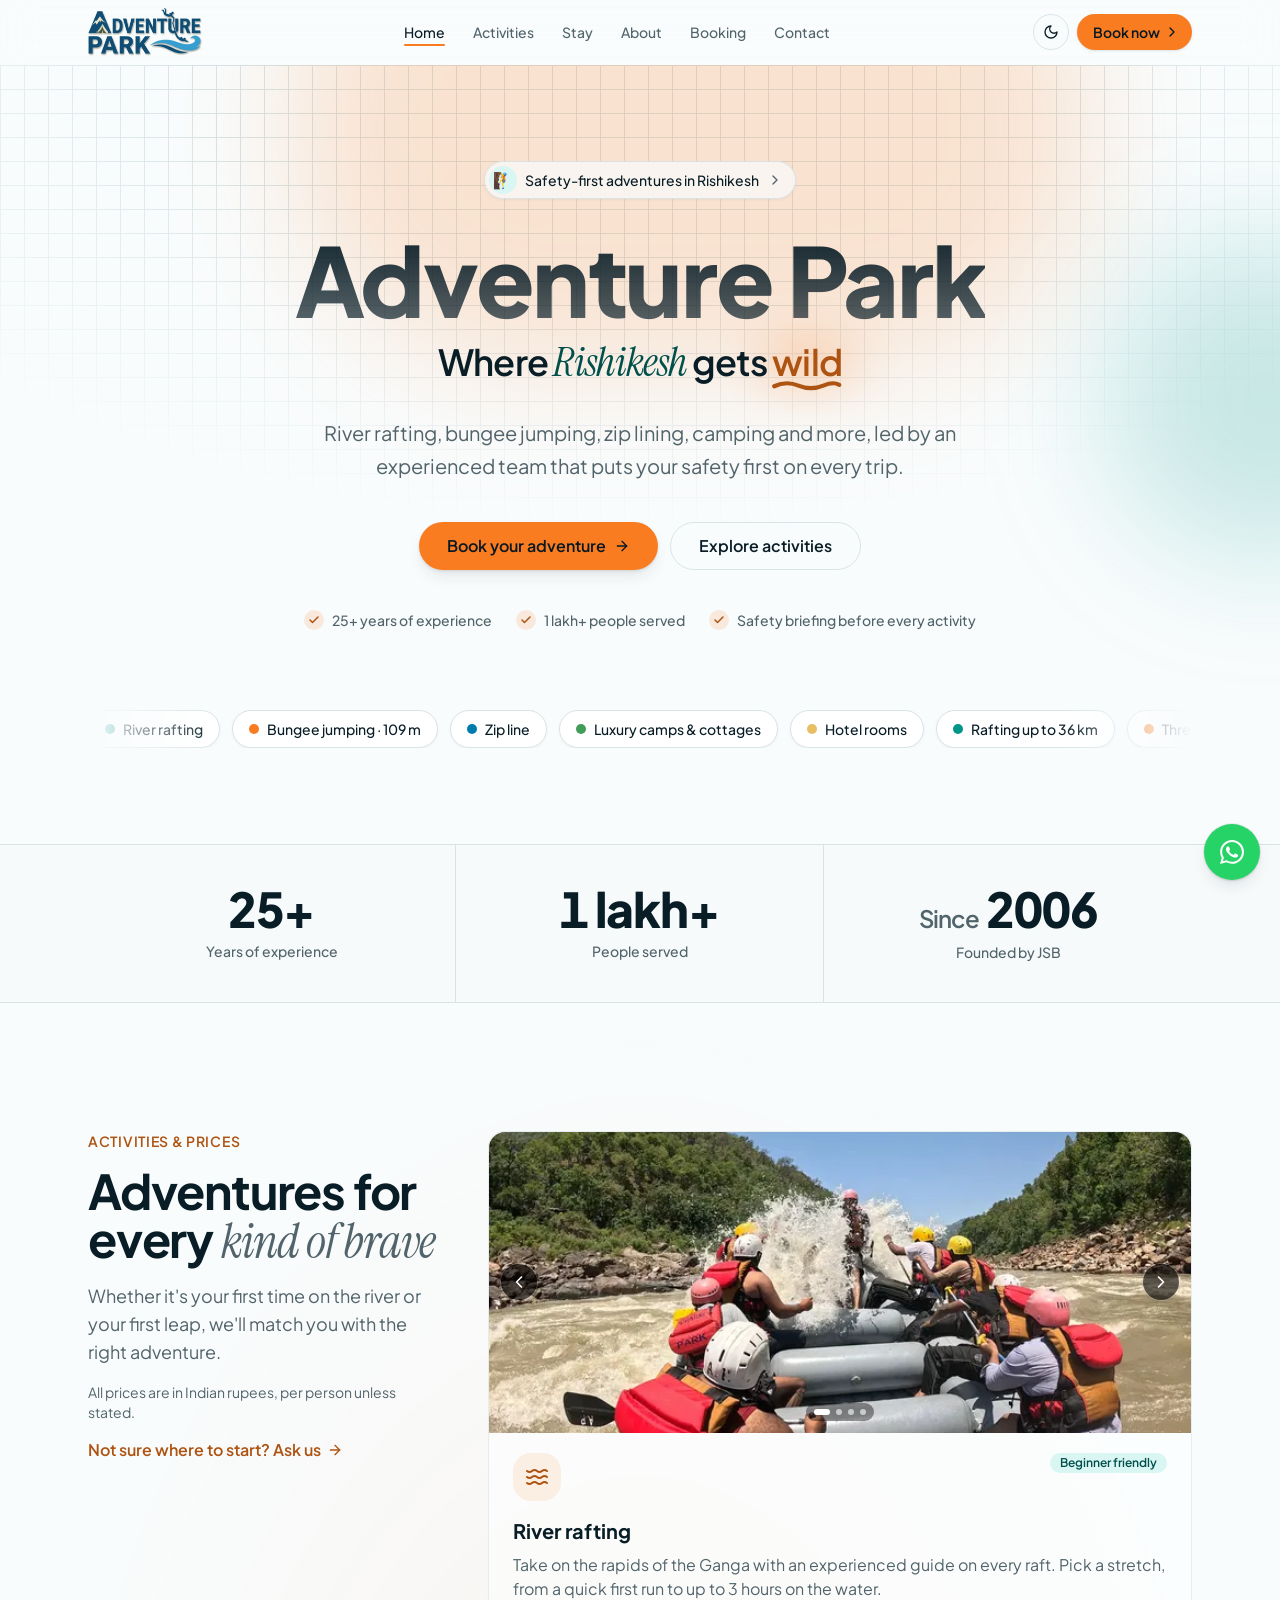
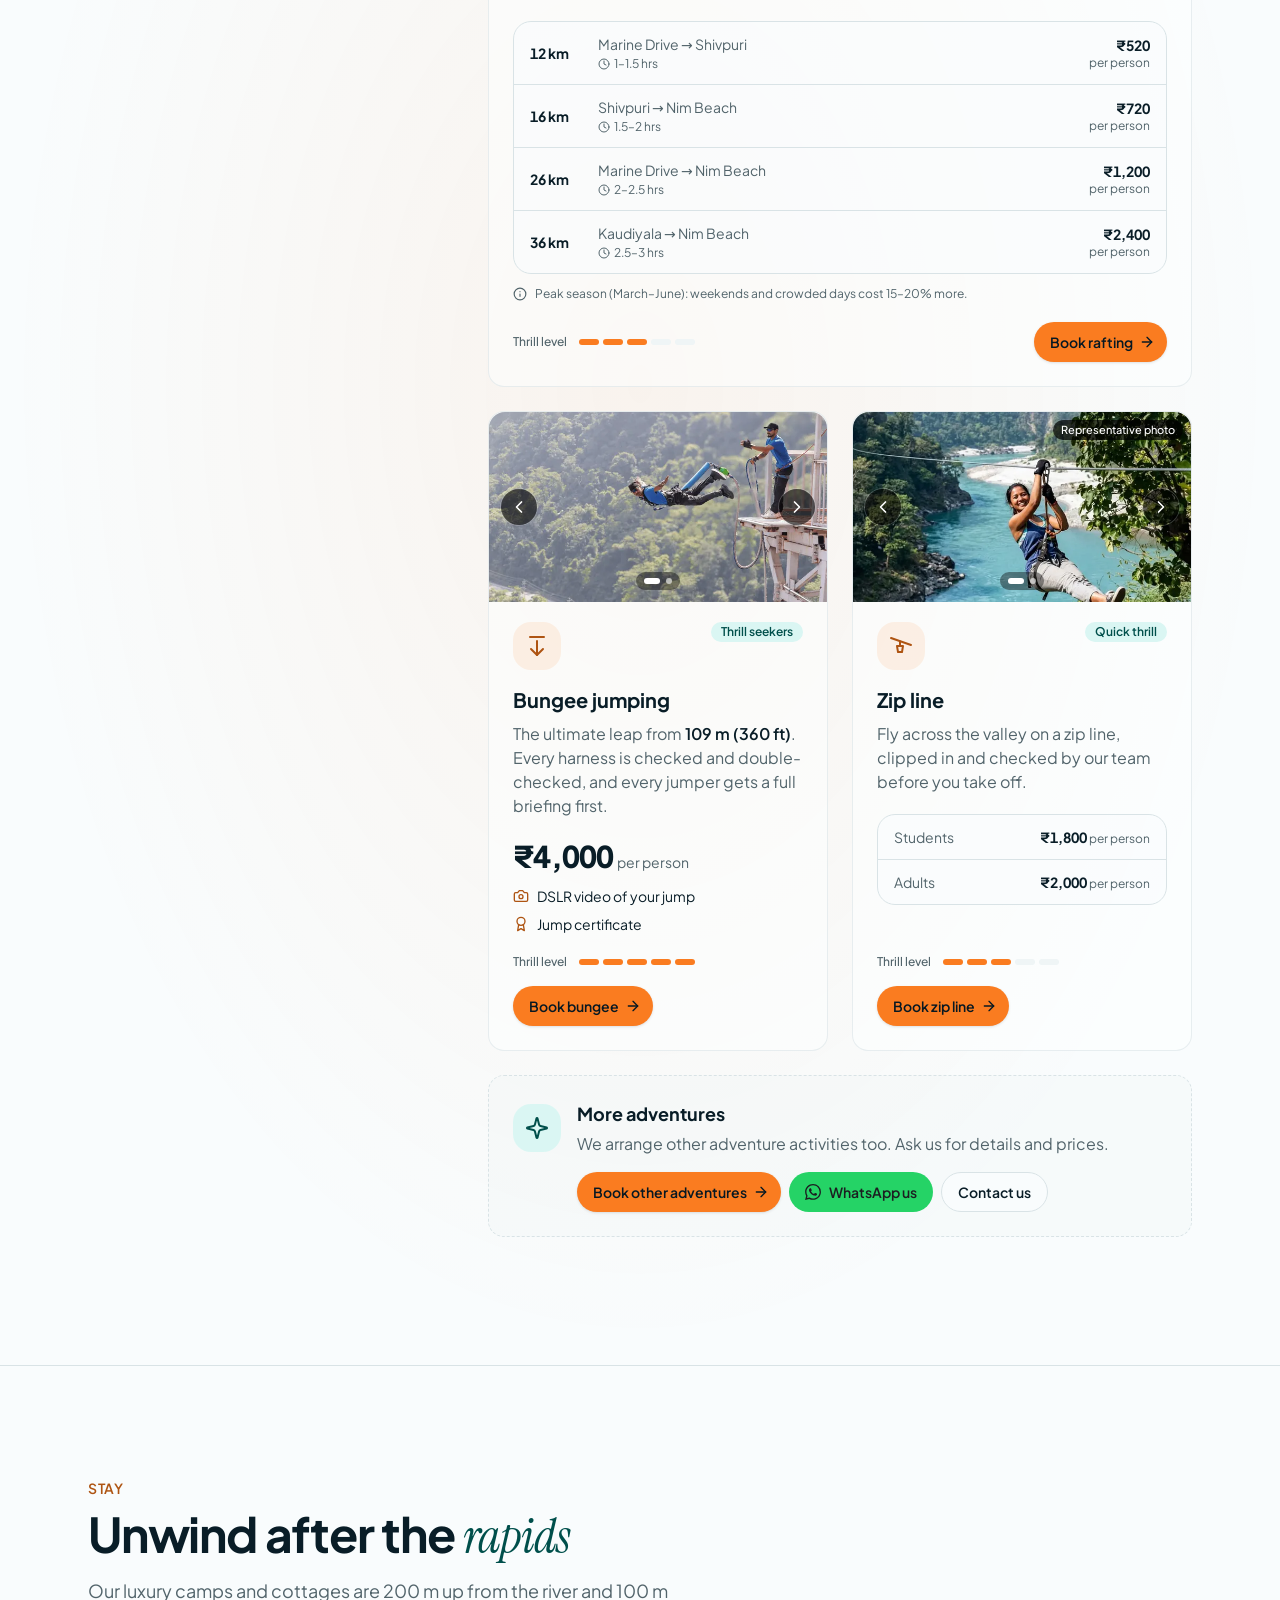
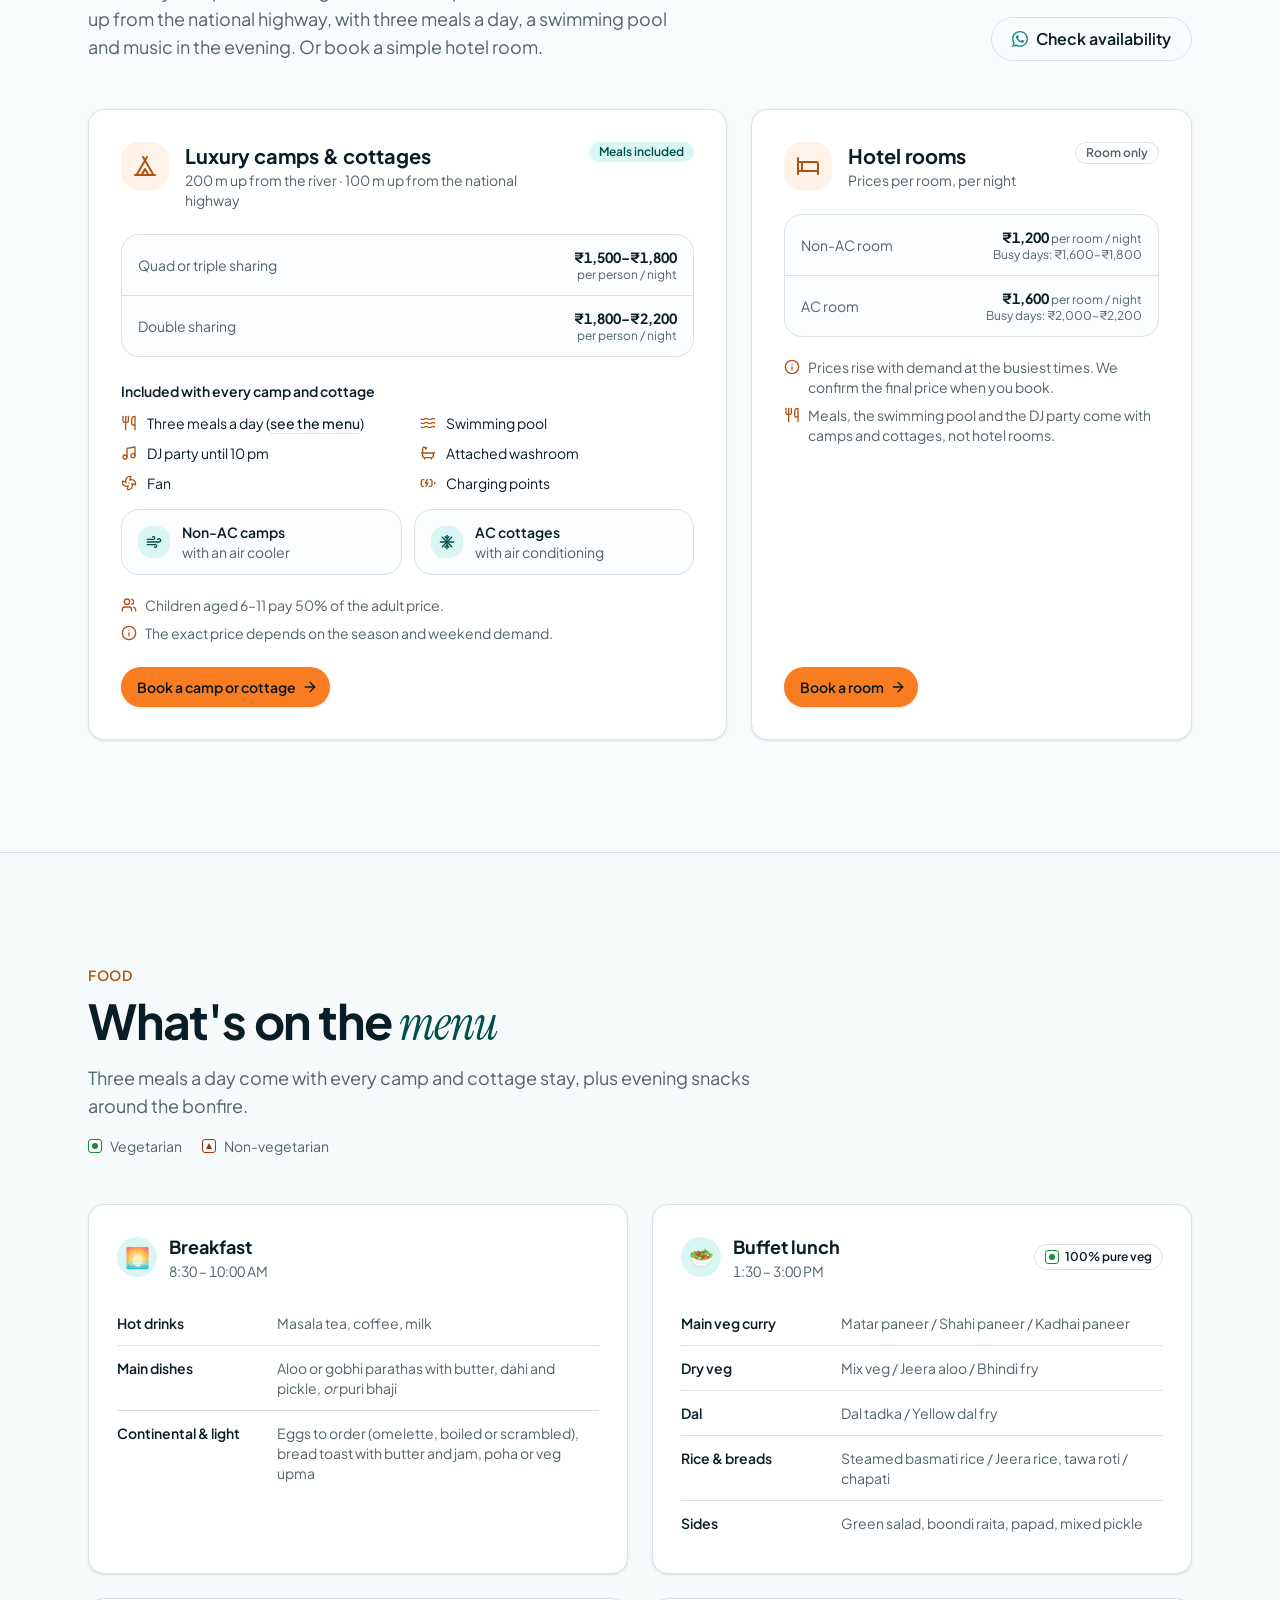
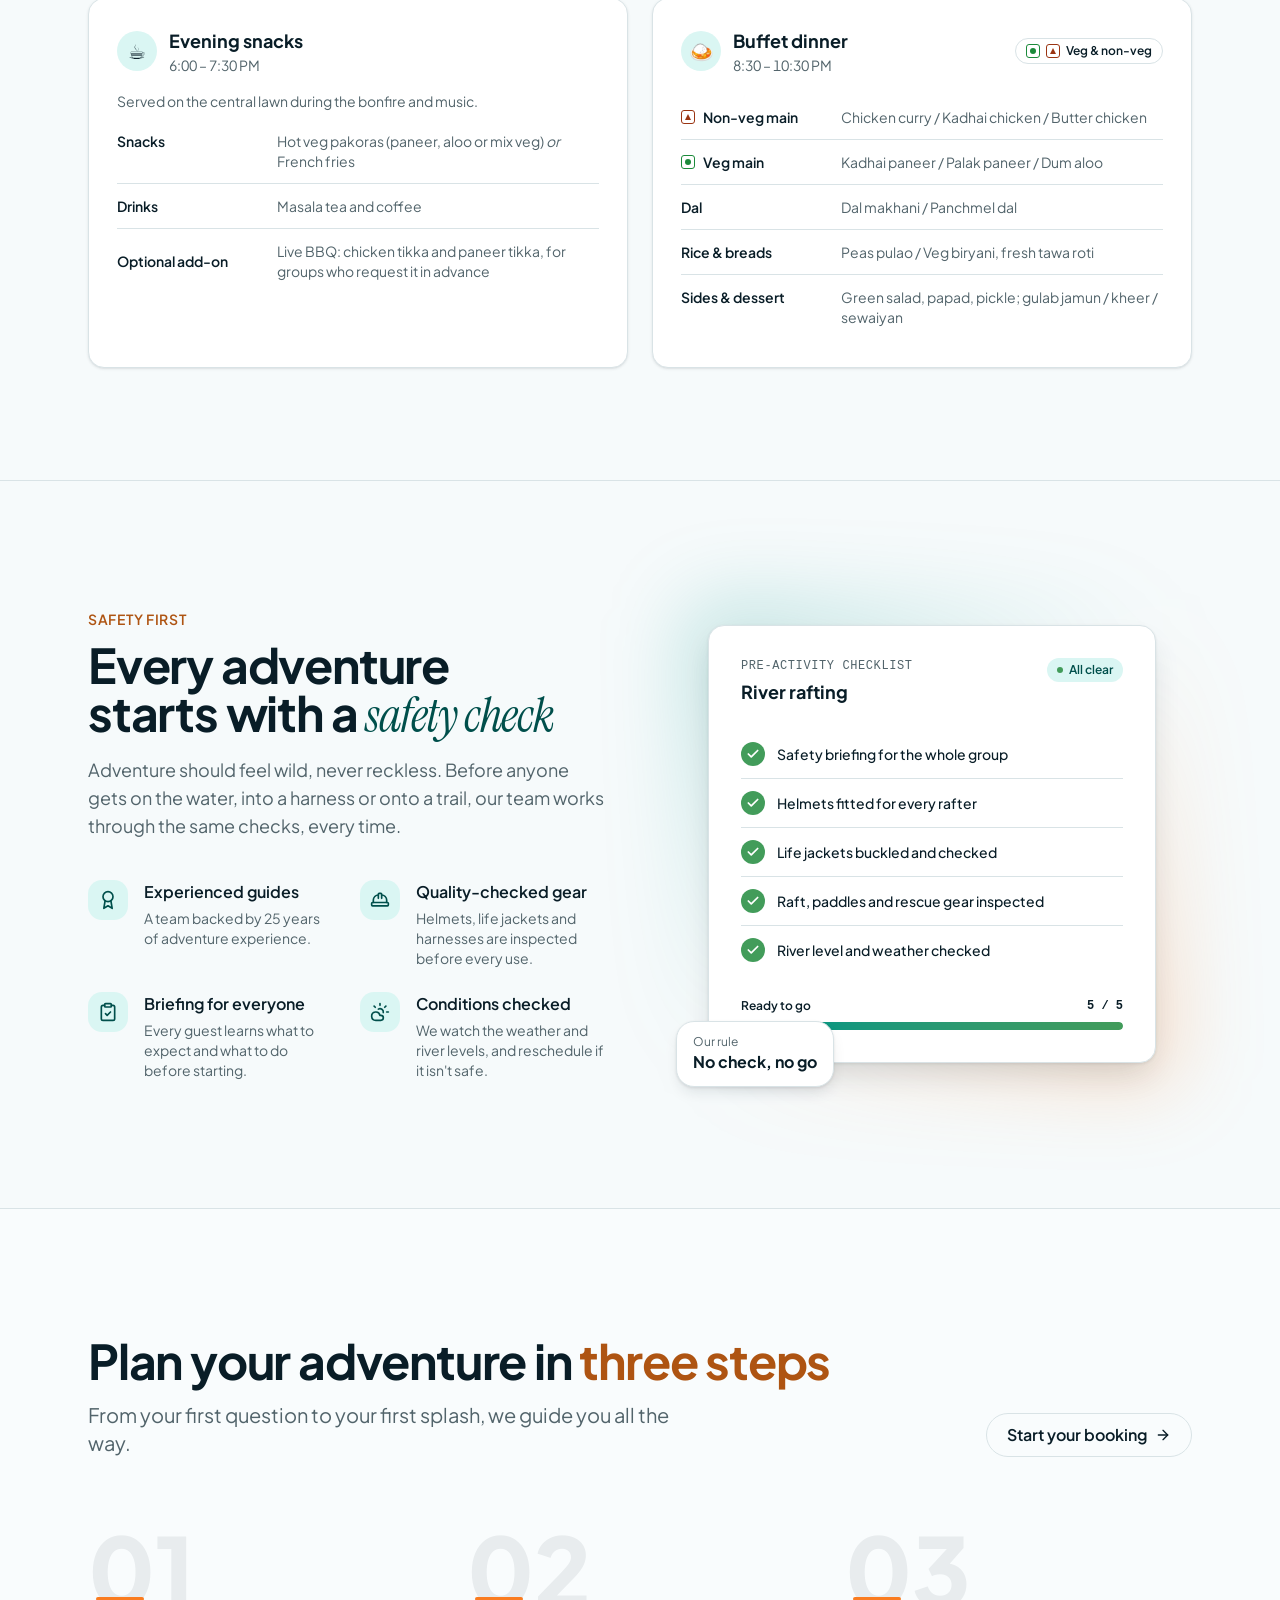
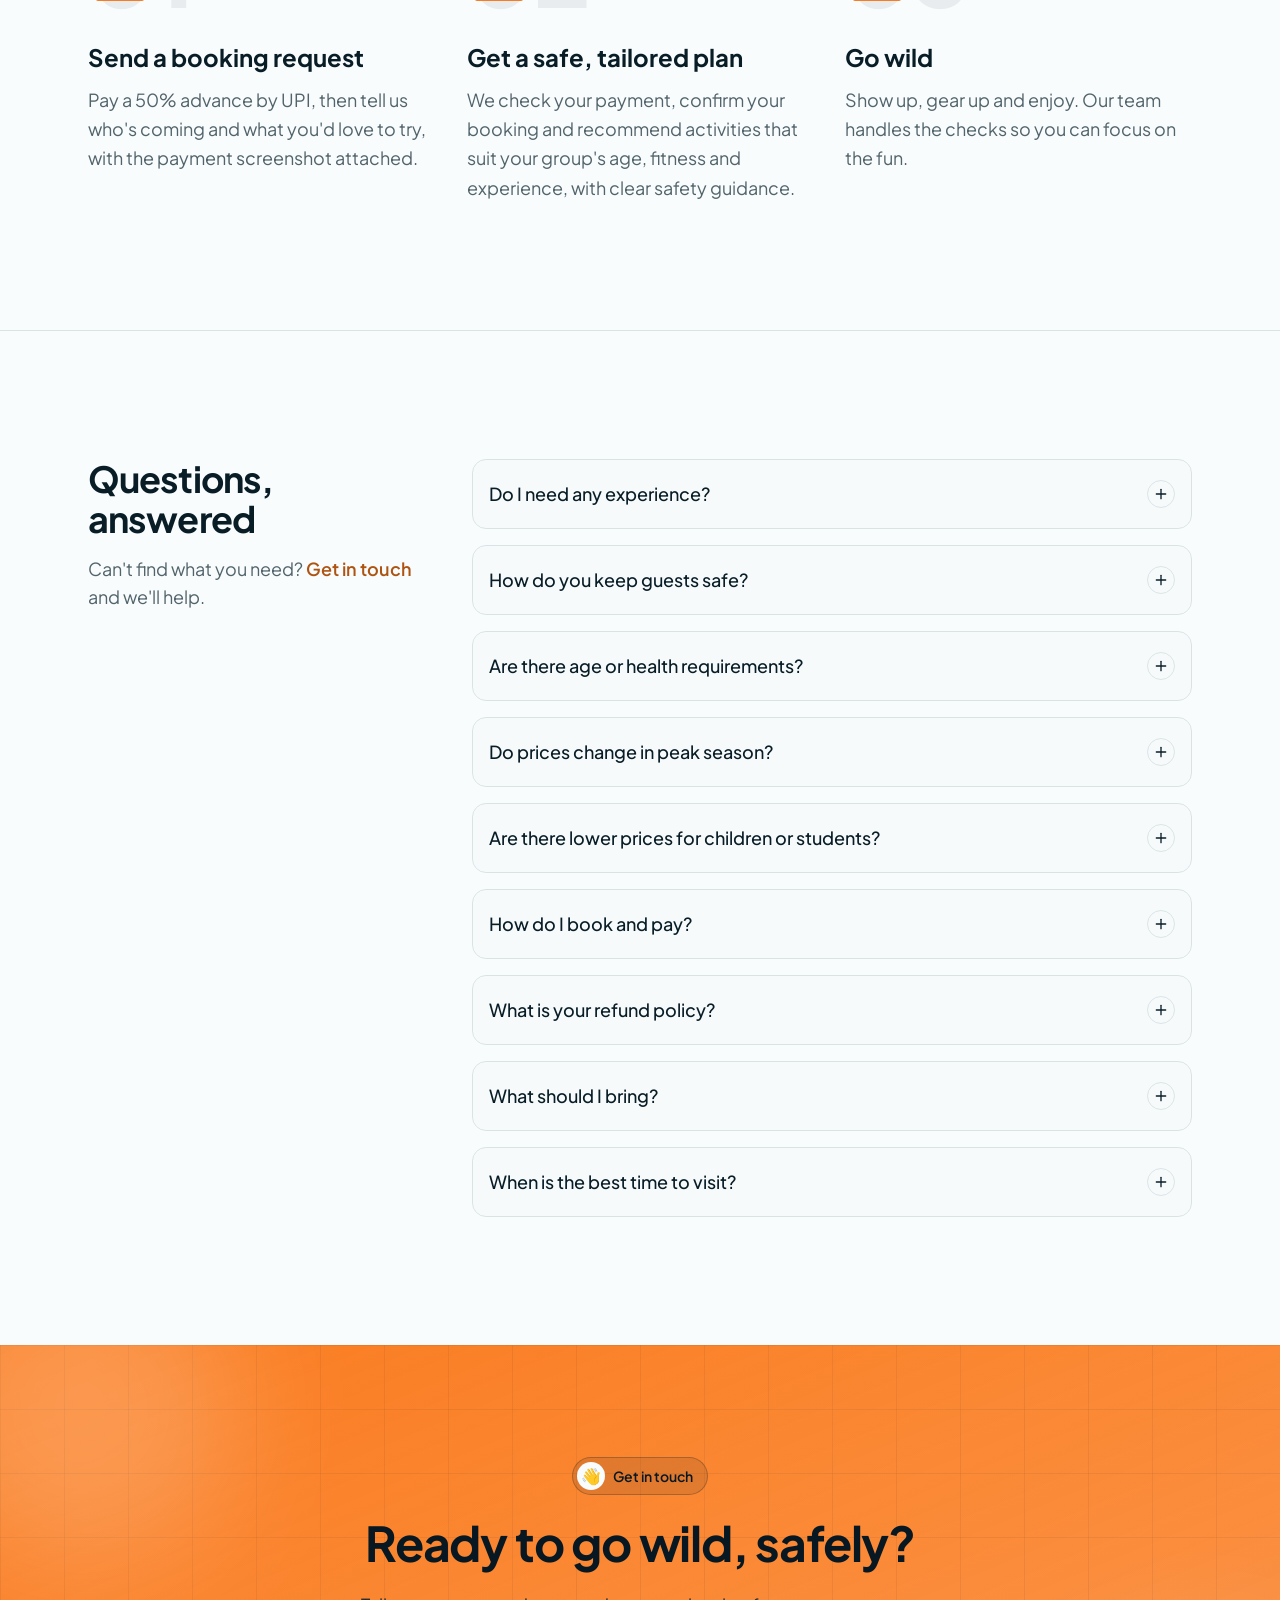
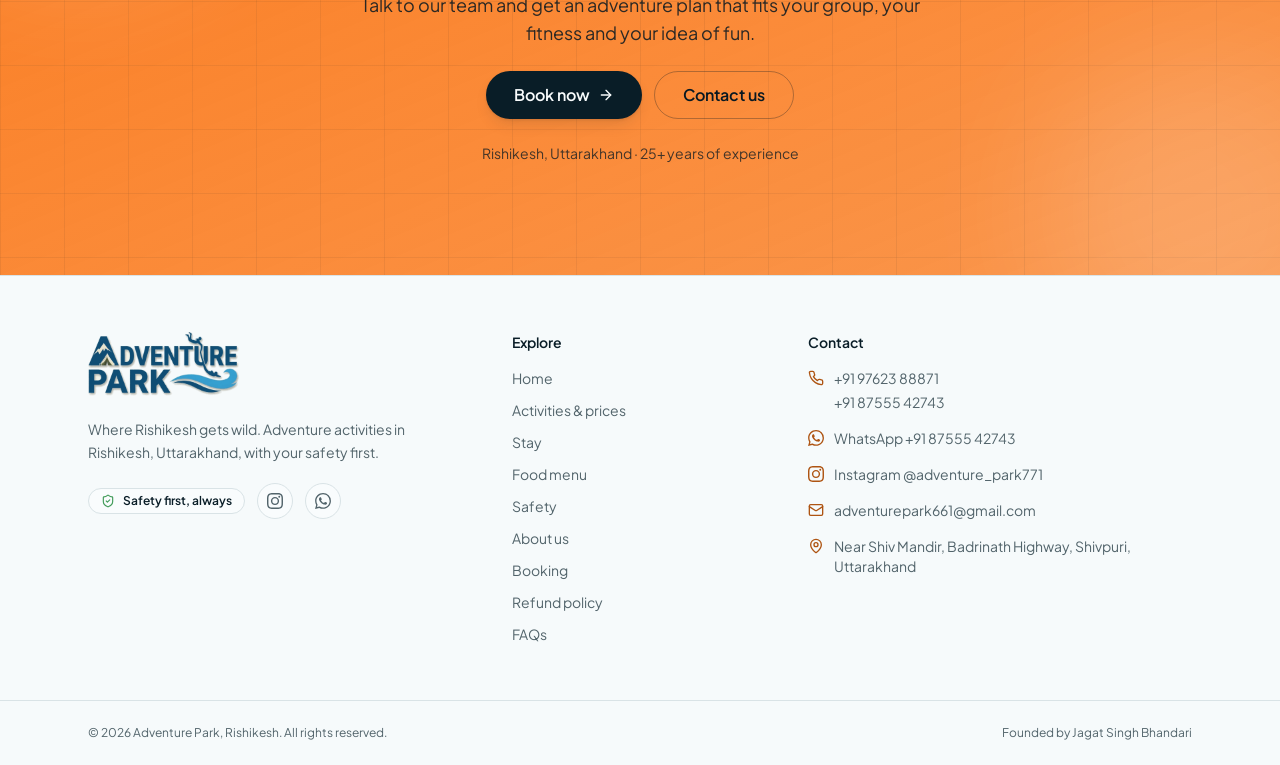
<file: index.html>
<!doctype html>
<html lang="en-IN" class="scroll-smooth scroll-pt-20">
<head>
  <meta charset="UTF-8" />
  <meta name="viewport" content="width=device-width, initial-scale=1.0, viewport-fit=cover" />
  <title>Adventure Park Rishikesh | Rafting, Bungee Jumping &amp; Camps</title>
  <meta name="description" content="River rafting from ₹520, 109 m bungee jumping and zip line in Rishikesh, plus luxury camps &amp; cottages in Shivpuri with meals. Safety first since 2006." />
  <link rel="canonical" href="https://adventureprk.netlify.app/" />
  <meta name="robots" content="index, follow, max-image-preview:large, max-snippet:-1, max-video-preview:-1" />
  <meta name="author" content="Adventure Park, Rishikesh" />
  <meta name="geo.region" content="IN-UT" />
  <meta name="geo.placename" content="Shivpuri, Rishikesh, Uttarakhand" />
  <!-- Link previews (WhatsApp, Facebook, X, LinkedIn…) -->
  <meta property="og:type" content="website" />
  <meta property="og:site_name" content="Adventure Park Rishikesh" />
  <meta property="og:locale" content="en_IN" />
  <meta property="og:title" content="Adventure Park Rishikesh | Rafting, Bungee Jumping &amp; Camps" />
  <meta property="og:description" content="River rafting from ₹520, 109 m bungee jumping and zip line in Rishikesh, plus luxury camps &amp; cottages in Shivpuri with meals. Safety first since 2006." />
  <meta property="og:url" content="https://adventureprk.netlify.app/" />
  <meta property="og:image" content="https://adventureprk.netlify.app/assets/og-image.png" />
  <meta property="og:image:width" content="1200" />
  <meta property="og:image:height" content="630" />
  <meta property="og:image:alt" content="Adventure Park — Where Rishikesh gets wild. River rafting, bungee jumping, zip line, camps &amp; cottages." />
  <meta name="twitter:card" content="summary_large_image" />
  <meta name="twitter:title" content="Adventure Park Rishikesh | Rafting, Bungee Jumping &amp; Camps" />
  <meta name="twitter:description" content="River rafting from ₹520, 109 m bungee jumping and zip line in Rishikesh, plus luxury camps &amp; cottages in Shivpuri with meals. Safety first since 2006." />
  <meta name="twitter:image" content="https://adventureprk.netlify.app/assets/og-image.png" />
  <link rel="manifest" href="site.webmanifest" />
  <meta name="theme-color" content="#f7fbfc" media="(prefers-color-scheme: light)" />
  <meta name="theme-color" content="#0b151c" media="(prefers-color-scheme: dark)" />
  <!-- Structured data (schema.org JSON-LD) for search engines and AI assistants -->
  <script type="application/ld+json">
{
  "@context": "https://schema.org",
  "@graph": [
    {
      "@type": [
        "SportsActivityLocation",
        "TouristAttraction"
      ],
      "@id": "https://adventureprk.netlify.app/#business",
      "name": "Adventure Park",
      "alternateName": [
        "Adventure Park Rishikesh",
        "Adventure Park Shivpuri"
      ],
      "slogan": "Where Rishikesh gets wild",
      "description": "Adventure activities and stays in Shivpuri, Rishikesh: river rafting on the Ganga (12–36 km), bungee jumping from 109 m, zip line, luxury camps & cottages with meals, and hotel rooms. Safety first, always.",
      "url": "https://adventureprk.netlify.app/",
      "logo": {
        "@type": "ImageObject",
        "url": "https://adventureprk.netlify.app/assets/logo.png",
        "width": 454,
        "height": 192
      },
      "image": [
        "https://adventureprk.netlify.app/assets/photos/rafting-1-1440.webp",
        "https://adventureprk.netlify.app/assets/photos/rafting-2-1440.webp",
        "https://adventureprk.netlify.app/assets/og-image.png",
        "https://adventureprk.netlify.app/assets/logo.png"
      ],
      "telephone": "+91-97623-88871",
      "email": "adventurepark661@gmail.com",
      "address": {
        "@type": "PostalAddress",
        "streetAddress": "Near Shiv Mandir, Badrinath Highway",
        "addressLocality": "Shivpuri, Rishikesh",
        "addressRegion": "Uttarakhand",
        "addressCountry": "IN"
      },
      "hasMap": "https://maps.app.goo.gl/CKrMGT2h8CRNrcmi6",
      "areaServed": {
        "@type": "City",
        "name": "Rishikesh",
        "containedInPlace": {
          "@type": "State",
          "name": "Uttarakhand"
        }
      },
      "sameAs": [
        "https://www.instagram.com/adventure_park771/"
      ],
      "founder": {
        "@id": "https://adventureprk.netlify.app/about.html#founder"
      },
      "foundingDate": "2006",
      "priceRange": "₹520–₹4,000",
      "currenciesAccepted": "INR",
      "paymentAccepted": "UPI (PhonePe, Google Pay, Paytm, BHIM or any UPI app)",
      "contactPoint": [
        {
          "@type": "ContactPoint",
          "telephone": "+91-97623-88871",
          "contactType": "customer service",
          "areaServed": "IN"
        },
        {
          "@type": "ContactPoint",
          "telephone": "+91-87555-42743",
          "contactType": "reservations",
          "areaServed": "IN",
          "description": "Phone and WhatsApp",
          "url": "https://wa.me/918755542743"
        }
      ],
      "knowsAbout": [
        "River rafting",
        "White-water rafting on the Ganga",
        "Bungee jumping",
        "Zip line",
        "Camping",
        "Adventure tourism in Rishikesh"
      ],
      "hasOfferCatalog": {
        "@type": "OfferCatalog",
        "name": "Adventure activities and stays (prices in INR)",
        "itemListElement": [
          {
            "@type": "Offer",
            "name": "River rafting – 12 km, Marine Drive to Shivpuri",
            "description": "About 1–1.5 hours on the Ganga with an experienced guide on every raft. Peak season (March–June): weekends and crowded days cost 15–20% more.",
            "priceCurrency": "INR",
            "url": "https://adventureprk.netlify.app/booking.html",
            "availability": "https://schema.org/InStock",
            "itemOffered": {
              "@type": "Service",
              "name": "River rafting – 12 km, Marine Drive to Shivpuri",
              "provider": {
                "@id": "https://adventureprk.netlify.app/#business"
              }
            },
            "price": "520",
            "priceSpecification": {
              "@type": "UnitPriceSpecification",
              "priceCurrency": "INR",
              "unitText": "per person",
              "price": "520"
            }
          },
          {
            "@type": "Offer",
            "name": "River rafting – 16 km, Shivpuri to Nim Beach",
            "description": "About 1.5–2 hours on the Ganga. Peak season (March–June): weekends and crowded days cost 15–20% more.",
            "priceCurrency": "INR",
            "url": "https://adventureprk.netlify.app/booking.html",
            "availability": "https://schema.org/InStock",
            "itemOffered": {
              "@type": "Service",
              "name": "River rafting – 16 km, Shivpuri to Nim Beach",
              "provider": {
                "@id": "https://adventureprk.netlify.app/#business"
              }
            },
            "price": "720",
            "priceSpecification": {
              "@type": "UnitPriceSpecification",
              "priceCurrency": "INR",
              "unitText": "per person",
              "price": "720"
            }
          },
          {
            "@type": "Offer",
            "name": "River rafting – 26 km, Marine Drive to Nim Beach",
            "description": "About 2–2.5 hours on the Ganga. Peak season (March–June): weekends and crowded days cost 15–20% more.",
            "priceCurrency": "INR",
            "url": "https://adventureprk.netlify.app/booking.html",
            "availability": "https://schema.org/InStock",
            "itemOffered": {
              "@type": "Service",
              "name": "River rafting – 26 km, Marine Drive to Nim Beach",
              "provider": {
                "@id": "https://adventureprk.netlify.app/#business"
              }
            },
            "price": "1200",
            "priceSpecification": {
              "@type": "UnitPriceSpecification",
              "priceCurrency": "INR",
              "unitText": "per person",
              "price": "1200"
            }
          },
          {
            "@type": "Offer",
            "name": "River rafting – 36 km, Kaudiyala to Nim Beach",
            "description": "About 2.5–3 hours on the Ganga. Peak season (March–June): weekends and crowded days cost 15–20% more.",
            "priceCurrency": "INR",
            "url": "https://adventureprk.netlify.app/booking.html",
            "availability": "https://schema.org/InStock",
            "itemOffered": {
              "@type": "Service",
              "name": "River rafting – 36 km, Kaudiyala to Nim Beach",
              "provider": {
                "@id": "https://adventureprk.netlify.app/#business"
              }
            },
            "price": "2400",
            "priceSpecification": {
              "@type": "UnitPriceSpecification",
              "priceCurrency": "INR",
              "unitText": "per person",
              "price": "2400"
            }
          },
          {
            "@type": "Offer",
            "name": "Bungee jumping – 109 m (360 ft)",
            "description": "Includes a DSLR video of the jump and a jump certificate. Full safety briefing first.",
            "priceCurrency": "INR",
            "url": "https://adventureprk.netlify.app/booking.html",
            "availability": "https://schema.org/InStock",
            "itemOffered": {
              "@type": "Service",
              "name": "Bungee jumping – 109 m (360 ft)",
              "provider": {
                "@id": "https://adventureprk.netlify.app/#business"
              }
            },
            "price": "4000",
            "priceSpecification": {
              "@type": "UnitPriceSpecification",
              "priceCurrency": "INR",
              "unitText": "per person",
              "price": "4000"
            }
          },
          {
            "@type": "Offer",
            "name": "Zip line – students",
            "description": "Zip line across the valley, clipped in and checked by the team.",
            "priceCurrency": "INR",
            "url": "https://adventureprk.netlify.app/booking.html",
            "availability": "https://schema.org/InStock",
            "itemOffered": {
              "@type": "Service",
              "name": "Zip line – students",
              "provider": {
                "@id": "https://adventureprk.netlify.app/#business"
              }
            },
            "price": "1800",
            "priceSpecification": {
              "@type": "UnitPriceSpecification",
              "priceCurrency": "INR",
              "unitText": "per person",
              "price": "1800"
            }
          },
          {
            "@type": "Offer",
            "name": "Zip line – adults",
            "description": "Zip line across the valley, clipped in and checked by the team.",
            "priceCurrency": "INR",
            "url": "https://adventureprk.netlify.app/booking.html",
            "availability": "https://schema.org/InStock",
            "itemOffered": {
              "@type": "Service",
              "name": "Zip line – adults",
              "provider": {
                "@id": "https://adventureprk.netlify.app/#business"
              }
            },
            "price": "2000",
            "priceSpecification": {
              "@type": "UnitPriceSpecification",
              "priceCurrency": "INR",
              "unitText": "per person",
              "price": "2000"
            }
          },
          {
            "@type": "Offer",
            "name": "Luxury camps & cottages – quad or triple sharing",
            "description": "Includes three meals a day, swimming pool and DJ party until 10 pm. Children aged 6–11 pay 50% of the adult price.",
            "priceCurrency": "INR",
            "url": "https://adventureprk.netlify.app/booking.html",
            "availability": "https://schema.org/InStock",
            "itemOffered": {
              "@type": "Service",
              "name": "Luxury camps & cottages – quad or triple sharing",
              "provider": {
                "@id": "https://adventureprk.netlify.app/#business"
              }
            },
            "priceSpecification": {
              "@type": "UnitPriceSpecification",
              "priceCurrency": "INR",
              "unitText": "per person per night",
              "minPrice": "1500",
              "maxPrice": "1800"
            }
          },
          {
            "@type": "Offer",
            "name": "Luxury camps & cottages – double sharing",
            "description": "Includes three meals a day, swimming pool and DJ party until 10 pm. Children aged 6–11 pay 50% of the adult price.",
            "priceCurrency": "INR",
            "url": "https://adventureprk.netlify.app/booking.html",
            "availability": "https://schema.org/InStock",
            "itemOffered": {
              "@type": "Service",
              "name": "Luxury camps & cottages – double sharing",
              "provider": {
                "@id": "https://adventureprk.netlify.app/#business"
              }
            },
            "priceSpecification": {
              "@type": "UnitPriceSpecification",
              "priceCurrency": "INR",
              "unitText": "per person per night",
              "minPrice": "1800",
              "maxPrice": "2200"
            }
          },
          {
            "@type": "Offer",
            "name": "Hotel room – non-AC",
            "description": "Room only. Busy days: ₹1,600–₹1,800 per room per night.",
            "priceCurrency": "INR",
            "url": "https://adventureprk.netlify.app/booking.html",
            "availability": "https://schema.org/InStock",
            "itemOffered": {
              "@type": "Service",
              "name": "Hotel room – non-AC",
              "provider": {
                "@id": "https://adventureprk.netlify.app/#business"
              }
            },
            "price": "1200",
            "priceSpecification": {
              "@type": "UnitPriceSpecification",
              "priceCurrency": "INR",
              "unitText": "per room per night",
              "price": "1200"
            }
          },
          {
            "@type": "Offer",
            "name": "Hotel room – AC",
            "description": "Room only. Busy days: ₹2,000–₹2,200 per room per night.",
            "priceCurrency": "INR",
            "url": "https://adventureprk.netlify.app/booking.html",
            "availability": "https://schema.org/InStock",
            "itemOffered": {
              "@type": "Service",
              "name": "Hotel room – AC",
              "provider": {
                "@id": "https://adventureprk.netlify.app/#business"
              }
            },
            "price": "1600",
            "priceSpecification": {
              "@type": "UnitPriceSpecification",
              "priceCurrency": "INR",
              "unitText": "per room per night",
              "price": "1600"
            }
          }
        ]
      },
      "subOrganization": {
        "@id": "https://adventureprk.netlify.app/#camps"
      }
    },
    {
      "@type": "WebSite",
      "@id": "https://adventureprk.netlify.app/#website",
      "url": "https://adventureprk.netlify.app/",
      "name": "Adventure Park Rishikesh",
      "alternateName": "Adventure Park",
      "inLanguage": "en-IN",
      "publisher": {
        "@id": "https://adventureprk.netlify.app/#business"
      }
    },
    {
      "@id": "https://adventureprk.netlify.app/#webpage",
      "url": "https://adventureprk.netlify.app/",
      "name": "Adventure Park Rishikesh | Rafting, Bungee Jumping & Camps",
      "description": "River rafting from ₹520, 109 m bungee jumping and zip line in Rishikesh, plus luxury camps & cottages in Shivpuri with meals. Safety first since 2006.",
      "inLanguage": "en-IN",
      "isPartOf": {
        "@id": "https://adventureprk.netlify.app/#website"
      },
      "about": {
        "@id": "https://adventureprk.netlify.app/#business"
      },
      "primaryImageOfPage": {
        "@type": "ImageObject",
        "url": "https://adventureprk.netlify.app/assets/og-image.png",
        "width": 1200,
        "height": 630
      },
      "dateModified": "2026-10-09",
      "@type": [
        "WebPage",
        "FAQPage"
      ],
      "mainEntity": [
        {
          "@type": "Question",
          "name": "Do I need any experience?",
          "acceptedAnswer": {
            "@type": "Answer",
            "text": "Not at all. Many of our activities are beginner friendly, and our team will recommend the right ones for you when you book."
          }
        },
        {
          "@type": "Question",
          "name": "How do you keep guests safe?",
          "acceptedAnswer": {
            "@type": "Answer",
            "text": "Every activity starts with a safety briefing, uses equipment that's inspected before each use and is led by experienced guides. If the weather or river conditions aren't safe, we reschedule."
          }
        },
        {
          "@type": "Question",
          "name": "Are there age or health requirements?",
          "acceptedAnswer": {
            "@type": "Answer",
            "text": "Some activities have age, weight or health requirements. Share your details when you book and we'll tell you what's suitable for everyone in your group."
          }
        },
        {
          "@type": "Question",
          "name": "Do prices change in peak season?",
          "acceptedAnswer": {
            "@type": "Answer",
            "text": "Yes. From March to June, rafting costs 15–20% more on weekends and crowded days, and camping and hotel prices rise with demand. We confirm the exact price when you book."
          }
        },
        {
          "@type": "Question",
          "name": "Are there lower prices for children or students?",
          "acceptedAnswer": {
            "@type": "Answer",
            "text": "Children aged 6–11 pay half the adult price for camping, and students pay ₹1,800 instead of ₹2,000 for the zip line."
          }
        },
        {
          "@type": "Question",
          "name": "How do I book and pay?",
          "acceptedAnswer": {
            "@type": "Answer",
            "text": "Pay a 50% advance by UPI first: scan the QR code on the Booking page with PhonePe, Google Pay, Paytm or any UPI app (UPI ID 8755542743@ybl, name M/S Adventure Park). Then send the booking form with the payment screenshot attached – requests without a payment screenshot are not accepted. We check your payment and confirm your booking, and the remaining 50% is paid at Adventure Park. Not sure of the exact price? Call or WhatsApp us before paying."
          }
        },
        {
          "@type": "Question",
          "name": "What is your refund policy?",
          "acceptedAnswer": {
            "@type": "Answer",
            "text": "You can cancel within 36 hours of booking (from when you send your booking request) and we'll refund your 50% advance. After 36 hours, the advance is non-refundable. To cancel, call +91 97623 88871 or WhatsApp +91 87555 42743. Refund policy"
          }
        },
        {
          "@type": "Question",
          "name": "What should I bring?",
          "acceptedAnswer": {
            "@type": "Answer",
            "text": "Comfortable clothes, sturdy shoes, sunscreen and a change of clothes for water activities. We'll share a full list for your activities when you book."
          }
        },
        {
          "@type": "Question",
          "name": "When is the best time to visit?",
          "acceptedAnswer": {
            "@type": "Answer",
            "text": "It depends on the activity, as river activities are seasonal. Ask us when you book and we'll suggest the best dates for your trip."
          }
        }
      ]
    },
    {
      "@type": "Campground",
      "@id": "https://adventureprk.netlify.app/#camps",
      "name": "Adventure Park luxury camps & cottages",
      "description": "Luxury camps and cottages 200 m up from the river and 100 m up from the national highway in Shivpuri, Rishikesh. Non-AC camps have an air cooler; AC cottages have air conditioning. Three meals a day, swimming pool and DJ party until 10 pm included.",
      "url": "https://adventureprk.netlify.app/#stay",
      "parentOrganization": {
        "@id": "https://adventureprk.netlify.app/#business"
      },
      "address": {
        "@type": "PostalAddress",
        "streetAddress": "Near Shiv Mandir, Badrinath Highway",
        "addressLocality": "Shivpuri, Rishikesh",
        "addressRegion": "Uttarakhand",
        "addressCountry": "IN"
      },
      "hasMap": "https://maps.app.goo.gl/CKrMGT2h8CRNrcmi6",
      "telephone": "+91-87555-42743",
      "priceRange": "₹1,500–₹2,200 per person per night",
      "amenityFeature": [
        {
          "@type": "LocationFeatureSpecification",
          "name": "Three meals a day",
          "value": true
        },
        {
          "@type": "LocationFeatureSpecification",
          "name": "Swimming pool",
          "value": true
        },
        {
          "@type": "LocationFeatureSpecification",
          "name": "DJ party until 10 pm",
          "value": true
        },
        {
          "@type": "LocationFeatureSpecification",
          "name": "Attached washroom",
          "value": true
        },
        {
          "@type": "LocationFeatureSpecification",
          "name": "Fan",
          "value": true
        },
        {
          "@type": "LocationFeatureSpecification",
          "name": "Charging points",
          "value": true
        },
        {
          "@type": "LocationFeatureSpecification",
          "name": "Air cooler (non-AC camps)",
          "value": true
        },
        {
          "@type": "LocationFeatureSpecification",
          "name": "Air conditioning (AC cottages)",
          "value": true
        }
      ]
    },
    {
      "@type": "Menu",
      "@id": "https://adventureprk.netlify.app/#menu",
      "name": "Adventure Park camp menu",
      "inLanguage": "en-IN",
      "description": "Three meals a day plus evening snacks, included with every camp and cottage stay.",
      "url": "https://adventureprk.netlify.app/#food",
      "hasMenuSection": [
        {
          "@type": "MenuSection",
          "name": "Breakfast",
          "description": "Served 8:30 – 10:00 AM",
          "hasMenuItem": [
            {
              "@type": "MenuItem",
              "name": "Hot drinks",
              "description": "Masala tea, coffee, milk"
            },
            {
              "@type": "MenuItem",
              "name": "Main dishes",
              "description": "Aloo or gobhi parathas with butter, dahi and pickle, or puri bhaji"
            },
            {
              "@type": "MenuItem",
              "name": "Continental & light",
              "description": "Eggs to order (omelette, boiled or scrambled), bread toast with butter and jam, poha or veg upma"
            }
          ]
        },
        {
          "@type": "MenuSection",
          "name": "Buffet lunch",
          "description": "Served 1:30 – 3:00 PM · 100% pure vegetarian",
          "hasMenuItem": [
            {
              "@type": "MenuItem",
              "name": "Main veg curry",
              "description": "Matar paneer / Shahi paneer / Kadhai paneer",
              "suitableForDiet": "https://schema.org/VegetarianDiet"
            },
            {
              "@type": "MenuItem",
              "name": "Dry veg",
              "description": "Mix veg / Jeera aloo / Bhindi fry",
              "suitableForDiet": "https://schema.org/VegetarianDiet"
            },
            {
              "@type": "MenuItem",
              "name": "Dal",
              "description": "Dal tadka / Yellow dal fry",
              "suitableForDiet": "https://schema.org/VegetarianDiet"
            },
            {
              "@type": "MenuItem",
              "name": "Rice & breads",
              "description": "Steamed basmati rice / Jeera rice, tawa roti / chapati",
              "suitableForDiet": "https://schema.org/VegetarianDiet"
            },
            {
              "@type": "MenuItem",
              "name": "Sides",
              "description": "Green salad, boondi raita, papad, mixed pickle",
              "suitableForDiet": "https://schema.org/VegetarianDiet"
            }
          ]
        },
        {
          "@type": "MenuSection",
          "name": "Evening snacks",
          "description": "Served 6:00 – 7:30 PM",
          "hasMenuItem": [
            {
              "@type": "MenuItem",
              "name": "Snacks",
              "description": "Hot veg pakoras (paneer, aloo or mix veg) or French fries"
            },
            {
              "@type": "MenuItem",
              "name": "Drinks",
              "description": "Masala tea and coffee"
            },
            {
              "@type": "MenuItem",
              "name": "Optional add-on",
              "description": "Live BBQ: chicken tikka and paneer tikka, for groups who request it in advance"
            }
          ]
        },
        {
          "@type": "MenuSection",
          "name": "Buffet dinner",
          "description": "Served 8:30 – 10:30 PM",
          "hasMenuItem": [
            {
              "@type": "MenuItem",
              "name": "Non-veg main",
              "description": "Chicken curry / Kadhai chicken / Butter chicken"
            },
            {
              "@type": "MenuItem",
              "name": "Veg main",
              "description": "Kadhai paneer / Palak paneer / Dum aloo",
              "suitableForDiet": "https://schema.org/VegetarianDiet"
            },
            {
              "@type": "MenuItem",
              "name": "Dal",
              "description": "Dal makhani / Panchmel dal"
            },
            {
              "@type": "MenuItem",
              "name": "Rice & breads",
              "description": "Peas pulao / Veg biryani, fresh tawa roti"
            },
            {
              "@type": "MenuItem",
              "name": "Sides & dessert",
              "description": "Green salad, papad, pickle; gulab jamun / kheer / sewaiyan"
            }
          ]
        }
      ]
    }
  ]
}
  </script>
  <link rel="icon" href="favicon.ico" sizes="any" />
  <link rel="icon" href="assets/icon-192.png" type="image/png" sizes="192x192" />
  <link rel="apple-touch-icon" href="assets/apple-touch-icon.png" />

  <!-- Both fonts the first screen uses, fetched early so text appears in them straight away -->
  <link rel="preload" href="assets/fonts/plus-jakarta-sans.woff2" as="font" type="font/woff2" crossorigin />
  <link rel="preload" href="assets/fonts/instrument-serif-italic-latin.woff2" as="font" type="font/woff2" crossorigin />
  <!-- Theme colours (tweakcn format) -->
  <link rel="stylesheet" href="assets/theme.css?v=f384fb99f1" />
  <!-- Styles and fonts: Tailwind CSS v4, built from assets/tailwind.css -->
  <link rel="stylesheet" href="assets/styles.css?v=330df259c6" />
  <!-- Light/dark mode, set before the page paints -->
  <script src="assets/head.js?v=cdf2d86312"></script>
</head>
<body class="min-h-screen overflow-x-clip antialiased">

  <a href="#main" class="sr-only z-[60] rounded-md bg-primary px-4 py-2 font-semibold text-primary-foreground focus:not-sr-only focus:fixed focus:left-4 focus:top-4">Skip to content</a>

  <!-- ============ HEADER ============ -->
  <header data-header class="sticky top-[env(safe-area-inset-top,0px)] z-50 w-full border-b border-transparent backdrop-blur-lg transition duration-300 data-scrolled:border-border/60 data-scrolled:bg-background/80 data-scrolled:shadow-sm data-menu:border-border/60 data-menu:bg-background data-menu:shadow-none">
    <div class="mx-auto flex h-16 max-w-6xl items-center justify-between gap-4 px-4 md:px-6">
      <a href="index.html" class="group flex shrink-0 items-center rounded-lg transition dark:bg-foreground dark:px-2 dark:py-1">
        <img src="assets/logo.png" alt="Adventure Park" width="454" height="192" class="h-11 w-auto transition duration-300 group-hover:scale-[1.03] sm:h-12" />
      </a>

      <nav aria-label="Main" class="hidden items-center gap-1 lg:flex">
        <a href="index.html" aria-current="page" class="relative rounded-md px-3 py-2 text-sm font-medium transition-colors after:absolute after:inset-x-3 after:bottom-1 after:h-0.5 after:origin-left after:rounded-full after:bg-primary after:transition-transform after:duration-300 text-foreground after:scale-x-100">Home</a>
        <a href="index.html#activities" class="relative rounded-md px-3 py-2 text-sm font-medium transition-colors after:absolute after:inset-x-3 after:bottom-1 after:h-0.5 after:origin-left after:rounded-full after:bg-primary after:transition-transform after:duration-300 text-muted-foreground hover:text-foreground after:scale-x-0 hover:after:scale-x-100">Activities</a>
        <a href="index.html#stay" class="relative rounded-md px-3 py-2 text-sm font-medium transition-colors after:absolute after:inset-x-3 after:bottom-1 after:h-0.5 after:origin-left after:rounded-full after:bg-primary after:transition-transform after:duration-300 text-muted-foreground hover:text-foreground after:scale-x-0 hover:after:scale-x-100">Stay</a>
        <a href="about.html" class="relative rounded-md px-3 py-2 text-sm font-medium transition-colors after:absolute after:inset-x-3 after:bottom-1 after:h-0.5 after:origin-left after:rounded-full after:bg-primary after:transition-transform after:duration-300 text-muted-foreground hover:text-foreground after:scale-x-0 hover:after:scale-x-100">About</a>
        <a href="booking.html" class="relative rounded-md px-3 py-2 text-sm font-medium transition-colors after:absolute after:inset-x-3 after:bottom-1 after:h-0.5 after:origin-left after:rounded-full after:bg-primary after:transition-transform after:duration-300 text-muted-foreground hover:text-foreground after:scale-x-0 hover:after:scale-x-100">Booking</a>
        <a href="contact.html" class="relative rounded-md px-3 py-2 text-sm font-medium transition-colors after:absolute after:inset-x-3 after:bottom-1 after:h-0.5 after:origin-left after:rounded-full after:bg-primary after:transition-transform after:duration-300 text-muted-foreground hover:text-foreground after:scale-x-0 hover:after:scale-x-100">Contact</a>
      </nav>

      <div class="flex items-center gap-2">
        <button type="button" data-theme-toggle aria-label="Switch between light and dark mode" class="relative grid size-9 place-items-center rounded-full border bg-background/60 transition hover:scale-105 hover:bg-accent">
          <svg aria-hidden="true" xmlns="http://www.w3.org/2000/svg" viewBox="0 0 24 24" fill="none" stroke="currentColor" stroke-width="2" stroke-linecap="round" stroke-linejoin="round" class="absolute size-4 rotate-90 scale-0 transition duration-300 dark:rotate-0 dark:scale-100"><circle cx="12" cy="12" r="4"/><path d="M12 2v2"/><path d="M12 20v2"/><path d="m4.93 4.93 1.41 1.41"/><path d="m17.66 17.66 1.41 1.41"/><path d="M2 12h2"/><path d="M20 12h2"/><path d="m6.34 17.66-1.41 1.41"/><path d="m19.07 4.93-1.41 1.41"/></svg>
          <svg aria-hidden="true" xmlns="http://www.w3.org/2000/svg" viewBox="0 0 24 24" fill="none" stroke="currentColor" stroke-width="2" stroke-linecap="round" stroke-linejoin="round" class="absolute size-4 rotate-0 scale-100 transition duration-300 dark:-rotate-90 dark:scale-0"><path d="M12 3a6 6 0 0 0 9 9 9 9 0 1 1-9-9Z"/></svg>
        </button>
        <a href="booking.html" class="group hidden h-9 items-center gap-1 rounded-full bg-primary pl-4 pr-3 text-sm font-semibold text-primary-foreground shadow-sm transition hover:scale-[1.03] hover:shadow-md sm:inline-flex">
          Book now
          <svg aria-hidden="true" xmlns="http://www.w3.org/2000/svg" viewBox="0 0 24 24" fill="none" stroke="currentColor" stroke-width="2" stroke-linecap="round" stroke-linejoin="round" class="size-4 transition-transform group-hover:translate-x-0.5"><path d="m9 18 6-6-6-6"/></svg>
        </a>
        <button id="menu-btn" type="button" aria-expanded="false" aria-controls="mobile-menu" aria-label="Menu" class="group grid size-9 place-items-center rounded-full border bg-background/60 transition active:scale-90 lg:hidden">
          <svg aria-hidden="true" xmlns="http://www.w3.org/2000/svg" viewBox="0 0 24 24" fill="none" stroke="currentColor" stroke-width="2" stroke-linecap="round" stroke-linejoin="round" class="size-4 group-aria-expanded:hidden"><path d="M4 6h16"/><path d="M4 12h16"/><path d="M4 18h16"/></svg>
          <svg aria-hidden="true" xmlns="http://www.w3.org/2000/svg" viewBox="0 0 24 24" fill="none" stroke="currentColor" stroke-width="2" stroke-linecap="round" stroke-linejoin="round" class="hidden size-4 group-aria-expanded:block"><path d="M18 6 6 18"/><path d="m6 6 12 12"/></svg>
        </button>
      </div>
    </div>

  </header>

  <!-- Mobile menu: full screen below the header (kept outside the header, whose blur would confine it) -->
  <div id="mobile-menu" class="group invisible fixed inset-x-0 bottom-0 top-[calc(4rem+env(safe-area-inset-top,0px))] z-40 overflow-y-auto overscroll-contain bg-background opacity-0 transition-[opacity,visibility] duration-300 data-open:visible data-open:opacity-100 lg:hidden">
    <div aria-hidden="true" class="pointer-events-none absolute inset-0 -z-10 bg-grid [mask-image:radial-gradient(ellipse_90%_55%_at_50%_0%,#000_35%,transparent_100%)]"></div>
    <div aria-hidden="true" class="pointer-events-none absolute -top-24 left-1/2 -z-10 h-72 w-[36rem] max-w-[160vw] -translate-x-1/2 rounded-full bg-primary/15 blur-3xl"></div>
    <nav aria-label="Mobile" class="mx-auto flex min-h-full max-w-6xl flex-col px-4 pb-[calc(2rem+env(safe-area-inset-bottom,0px))] pt-4 md:px-6">
      <ul>
          <li><a href="index.html" aria-current="page" class="[--i:0] group/link flex -translate-x-6 items-center justify-between gap-4 border-b py-4 text-3xl font-bold tracking-tight opacity-0 transition duration-500 [transition-delay:calc(var(--i)*60ms+60ms)] group-data-open:translate-x-0 group-data-open:opacity-100 text-primary-ink"><span class="flex items-center gap-3">Home<span class="size-2 rounded-full bg-primary" aria-hidden="true"></span></span><svg aria-hidden="true" xmlns="http://www.w3.org/2000/svg" viewBox="0 0 24 24" fill="none" stroke="currentColor" stroke-width="2" stroke-linecap="round" stroke-linejoin="round" class="size-6 shrink-0 text-muted-foreground transition-transform duration-300 group-hover/link:translate-x-1 group-hover/link:text-primary-ink"><path d="M5 12h14"/><path d="m12 5 7 7-7 7"/></svg></a></li>
          <li><a href="index.html#activities" class="[--i:1] group/link flex -translate-x-6 items-center justify-between gap-4 border-b py-4 text-3xl font-bold tracking-tight opacity-0 transition duration-500 [transition-delay:calc(var(--i)*60ms+60ms)] group-data-open:translate-x-0 group-data-open:opacity-100 hover:text-primary-ink"><span class="flex items-center gap-3">Activities</span><svg aria-hidden="true" xmlns="http://www.w3.org/2000/svg" viewBox="0 0 24 24" fill="none" stroke="currentColor" stroke-width="2" stroke-linecap="round" stroke-linejoin="round" class="size-6 shrink-0 text-muted-foreground transition-transform duration-300 group-hover/link:translate-x-1 group-hover/link:text-primary-ink"><path d="M5 12h14"/><path d="m12 5 7 7-7 7"/></svg></a></li>
          <li><a href="index.html#stay" class="[--i:2] group/link flex -translate-x-6 items-center justify-between gap-4 border-b py-4 text-3xl font-bold tracking-tight opacity-0 transition duration-500 [transition-delay:calc(var(--i)*60ms+60ms)] group-data-open:translate-x-0 group-data-open:opacity-100 hover:text-primary-ink"><span class="flex items-center gap-3">Stay</span><svg aria-hidden="true" xmlns="http://www.w3.org/2000/svg" viewBox="0 0 24 24" fill="none" stroke="currentColor" stroke-width="2" stroke-linecap="round" stroke-linejoin="round" class="size-6 shrink-0 text-muted-foreground transition-transform duration-300 group-hover/link:translate-x-1 group-hover/link:text-primary-ink"><path d="M5 12h14"/><path d="m12 5 7 7-7 7"/></svg></a></li>
          <li><a href="about.html" class="[--i:3] group/link flex -translate-x-6 items-center justify-between gap-4 border-b py-4 text-3xl font-bold tracking-tight opacity-0 transition duration-500 [transition-delay:calc(var(--i)*60ms+60ms)] group-data-open:translate-x-0 group-data-open:opacity-100 hover:text-primary-ink"><span class="flex items-center gap-3">About</span><svg aria-hidden="true" xmlns="http://www.w3.org/2000/svg" viewBox="0 0 24 24" fill="none" stroke="currentColor" stroke-width="2" stroke-linecap="round" stroke-linejoin="round" class="size-6 shrink-0 text-muted-foreground transition-transform duration-300 group-hover/link:translate-x-1 group-hover/link:text-primary-ink"><path d="M5 12h14"/><path d="m12 5 7 7-7 7"/></svg></a></li>
          <li><a href="booking.html" class="[--i:4] group/link flex -translate-x-6 items-center justify-between gap-4 border-b py-4 text-3xl font-bold tracking-tight opacity-0 transition duration-500 [transition-delay:calc(var(--i)*60ms+60ms)] group-data-open:translate-x-0 group-data-open:opacity-100 hover:text-primary-ink"><span class="flex items-center gap-3">Booking</span><svg aria-hidden="true" xmlns="http://www.w3.org/2000/svg" viewBox="0 0 24 24" fill="none" stroke="currentColor" stroke-width="2" stroke-linecap="round" stroke-linejoin="round" class="size-6 shrink-0 text-muted-foreground transition-transform duration-300 group-hover/link:translate-x-1 group-hover/link:text-primary-ink"><path d="M5 12h14"/><path d="m12 5 7 7-7 7"/></svg></a></li>
          <li><a href="contact.html" class="[--i:5] group/link flex -translate-x-6 items-center justify-between gap-4 border-b py-4 text-3xl font-bold tracking-tight opacity-0 transition duration-500 [transition-delay:calc(var(--i)*60ms+60ms)] group-data-open:translate-x-0 group-data-open:opacity-100 hover:text-primary-ink"><span class="flex items-center gap-3">Contact</span><svg aria-hidden="true" xmlns="http://www.w3.org/2000/svg" viewBox="0 0 24 24" fill="none" stroke="currentColor" stroke-width="2" stroke-linecap="round" stroke-linejoin="round" class="size-6 shrink-0 text-muted-foreground transition-transform duration-300 group-hover/link:translate-x-1 group-hover/link:text-primary-ink"><path d="M5 12h14"/><path d="m12 5 7 7-7 7"/></svg></a></li>
      </ul>
      <div class="mt-auto translate-y-4 pt-10 opacity-0 transition duration-500 [transition-delay:380ms] group-data-open:translate-y-0 group-data-open:opacity-100">
        <a href="booking.html" class="group/cta flex h-14 items-center justify-center gap-2 rounded-full bg-primary text-lg font-semibold text-primary-foreground shadow-lg transition active:scale-[0.98]">
          Book now <svg aria-hidden="true" xmlns="http://www.w3.org/2000/svg" viewBox="0 0 24 24" fill="none" stroke="currentColor" stroke-width="2" stroke-linecap="round" stroke-linejoin="round" class="size-5 transition-transform group-hover/cta:translate-x-0.5"><path d="M5 12h14"/><path d="m12 5 7 7-7 7"/></svg>
        </a>
        <div class="mt-8 grid gap-3 text-sm text-muted-foreground">
          <p class="flex items-center gap-2.5"><svg aria-hidden="true" xmlns="http://www.w3.org/2000/svg" viewBox="0 0 24 24" fill="none" stroke="currentColor" stroke-width="2" stroke-linecap="round" stroke-linejoin="round" class="size-4 shrink-0 text-primary-ink"><path d="M22 16.92v3a2 2 0 0 1-2.18 2 19.79 19.79 0 0 1-8.63-3.07 19.5 19.5 0 0 1-6-6 19.79 19.79 0 0 1-3.07-8.67A2 2 0 0 1 4.11 2h3a2 2 0 0 1 2 1.72 12.84 12.84 0 0 0 .7 2.81 2 2 0 0 1-.45 2.11L8.09 9.91a16 16 0 0 0 6 6l1.27-1.27a2 2 0 0 1 2.11-.45 12.84 12.84 0 0 0 2.81.7A2 2 0 0 1 22 16.92z"/></svg>
            <a href="tel:+919762388871" class="font-medium text-foreground">+91 97623 88871</a><span aria-hidden="true">·</span><a href="tel:+918755542743" class="font-medium text-foreground">+91 87555 42743</a></p>
          <p class="flex items-center gap-2.5"><svg aria-hidden="true" xmlns="http://www.w3.org/2000/svg" viewBox="0 0 24 24" fill="none" stroke="currentColor" stroke-width="2" stroke-linecap="round" stroke-linejoin="round" class="size-4 shrink-0 text-primary-ink"><rect width="20" height="16" x="2" y="4" rx="2"/><path d="m22 7-8.97 5.7a1.94 1.94 0 0 1-2.06 0L2 7"/></svg>
            <a href="mailto:adventurepark661@gmail.com" class="break-all font-medium text-foreground">adventurepark661@gmail.com</a></p>
          <p class="flex items-center gap-2.5"><svg aria-hidden="true" xmlns="http://www.w3.org/2000/svg" viewBox="0 0 24 24" fill="none" stroke="currentColor" stroke-width="2" stroke-linecap="round" stroke-linejoin="round" class="size-4 shrink-0 text-primary-ink"><path d="M20 10c0 4.993-5.539 10.193-7.399 11.799a1 1 0 0 1-1.202 0C9.539 20.193 4 14.993 4 10a8 8 0 0 1 16 0"/><circle cx="12" cy="10" r="3"/></svg>
            <a href="https://maps.app.goo.gl/CKrMGT2h8CRNrcmi6" target="_blank" rel="noopener" class="font-medium text-foreground">Shivpuri, Badrinath Highway, Uttarakhand</a></p>
          <p class="flex items-center gap-2.5"><svg aria-hidden="true" xmlns="http://www.w3.org/2000/svg" viewBox="0 0 24 24" fill="currentColor" class="size-4 shrink-0 text-primary-ink"><path d="M7.0301.084c-1.2768.0602-2.1487.264-2.911.5634-.7888.3075-1.4575.72-2.1228 1.3877-.6652.6677-1.075 1.3368-1.3802 2.127-.2954.7638-.4956 1.6365-.552 2.914-.0564 1.2775-.0689 1.6882-.0626 4.947.0062 3.2586.0206 3.6671.0825 4.9473.061 1.2765.264 2.1482.5635 2.9107.308.7889.72 1.4573 1.388 2.1228.6679.6655 1.3365 1.0743 2.1285 1.38.7632.295 1.6361.4961 2.9134.552 1.2773.056 1.6884.069 4.9462.0627 3.2578-.0062 3.668-.0207 4.9478-.0814 1.28-.0607 2.147-.2652 2.9098-.5633.7889-.3086 1.4578-.72 2.1228-1.3881.665-.6682 1.0745-1.3378 1.3795-2.1284.2957-.7632.4966-1.636.552-2.9124.056-1.2809.0692-1.6898.063-4.948-.0063-3.2583-.021-3.6668-.0817-4.9465-.0607-1.2797-.264-2.1487-.5633-2.9117-.3084-.7889-.72-1.4568-1.3876-2.1228C21.2982 1.33 20.628.9208 19.8378.6165 19.074.321 18.2017.1197 16.9244.0645 15.6471.0093 15.236-.005 11.977.0014 8.718.0076 8.31.0215 7.0301.0839m.1402 21.6932c-1.17-.0509-1.8053-.2453-2.2287-.408-.5606-.216-.96-.4771-1.3819-.895-.422-.4178-.6811-.8186-.9-1.378-.1644-.4234-.3624-1.058-.4171-2.228-.0595-1.2645-.072-1.6442-.079-4.848-.007-3.2037.0053-3.583.0607-4.848.05-1.169.2456-1.805.408-2.2282.216-.5613.4762-.96.895-1.3816.4188-.4217.8184-.6814 1.3783-.9003.423-.1651 1.0575-.3614 2.227-.4171 1.2655-.06 1.6447-.072 4.848-.079 3.2033-.007 3.5835.005 4.8495.0608 1.169.0508 1.8053.2445 2.228.408.5608.216.96.4754 1.3816.895.4217.4194.6816.8176.9005 1.3787.1653.4217.3617 1.056.4169 2.2263.0602 1.2655.0739 1.645.0796 4.848.0058 3.203-.0055 3.5834-.061 4.848-.051 1.17-.245 1.8055-.408 2.2294-.216.5604-.4763.96-.8954 1.3814-.419.4215-.8181.6811-1.3783.9-.4224.1649-1.0577.3617-2.2262.4174-1.2656.0595-1.6448.072-4.8493.079-3.2045.007-3.5825-.006-4.848-.0608M16.953 5.5864A1.44 1.44 0 1 0 18.39 4.144a1.44 1.44 0 0 0-1.437 1.4424M5.8385 12.012c.0067 3.4032 2.7706 6.1557 6.173 6.1493 3.4026-.0065 6.157-2.7701 6.1506-6.1733-.0065-3.4032-2.771-6.1565-6.174-6.1498-3.403.0067-6.156 2.771-6.1496 6.1738M8 12.0077a4 4 0 1 1 4.008 3.9921A3.9996 3.9996 0 0 1 8 12.0077"/></svg>
            <a href="https://www.instagram.com/adventure_park771/" target="_blank" rel="noopener" class="font-medium text-foreground">@adventure_park771</a></p>
        </div>
      </div>
    </nav>
  </div>

  <main id="main">

    <!-- ============ HERO ============ -->
    <section data-hero class="relative isolate overflow-hidden">
      <div aria-hidden="true" class="absolute inset-0 -z-10 bg-grid [mask-image:radial-gradient(ellipse_70%_60%_at_50%_0%,#000_50%,transparent_100%)]"></div>
      <!-- Hover effects (assets/hero-fx.js): the glow drifts toward the pointer, dashes gather around it -->
      <div data-hero-glow aria-hidden="true" class="pointer-events-none absolute inset-0 -z-10 transition-transform duration-[1400ms] ease-out will-change-transform [transform:translate3d(var(--gx,0px),var(--gy,0px),0)]">
        <div class="absolute -top-40 left-1/2 h-[30rem] w-[50rem] max-w-[150vw] -translate-x-1/2 rounded-full bg-primary/20 blur-3xl"></div>
        <div class="absolute -right-24 top-48 size-80 rounded-full bg-chart-2/20 blur-3xl"></div>
      </div>
      <canvas data-hero-canvas aria-hidden="true" class="pointer-events-none absolute inset-0 -z-10 size-full"></canvas>

      <div class="mx-auto max-w-6xl px-4 pb-14 pt-14 text-center md:px-6 md:pb-20 md:pt-24">
        <a href="#safety" data-speed-scope class="group inline-flex animate-fade-up items-center gap-2 rounded-full border bg-background/70 py-1 pl-1 pr-3 text-sm font-medium shadow-xs backdrop-blur transition hover:bg-accent hover:text-accent-foreground">
          <span aria-hidden="true" class="grid size-7 place-items-center rounded-full bg-secondary text-base leading-none transition-transform duration-300 group-hover:scale-110"><span data-hover-speed="2" class="inline-block animate-climb">🧗</span></span>
          Safety-first adventures in Rishikesh
          <svg aria-hidden="true" xmlns="http://www.w3.org/2000/svg" viewBox="0 0 24 24" fill="none" stroke="currentColor" stroke-width="2" stroke-linecap="round" stroke-linejoin="round" class="size-4 text-muted-foreground transition-transform group-hover:translate-x-0.5"><path d="m9 18 6-6-6-6"/></svg>
        </a>

        <h1 class="mx-auto mt-8 max-w-4xl animate-fade-up text-5xl font-extrabold tracking-tight [animation-delay:100ms] sm:text-6xl md:text-7xl lg:text-8xl">
          <span class="bg-linear-to-b from-foreground to-foreground/60 bg-clip-text pb-2 text-transparent">Adventure Park</span>
        </h1>
        <p class="mt-3 animate-fade-up text-2xl font-semibold tracking-tight [animation-delay:200ms] sm:text-3xl md:text-4xl">
          Where <span class="font-serif text-[1.15em] font-normal italic text-secondary-foreground">Rishikesh</span> gets
          <span class="relative inline-block text-primary-ink">
            <span aria-hidden="true" class="absolute -inset-x-3 -inset-y-1 -z-10 rounded-full bg-primary/25 blur-xl"></span>
            wild
            <svg aria-hidden="true" viewBox="0 0 100 14" class="absolute -bottom-2 left-0 w-full overflow-visible">
              <path d="M3 9C16 3 26 3 38 8s24 5 36 0 18-4 23-1" fill="none" stroke="currentColor" stroke-width="6" stroke-linecap="round" pathLength="1" class="animate-draw [animation-delay:900ms] [stroke-dasharray:1]" />
            </svg>
          </span>
        </p>

        <p class="mx-auto mt-8 max-w-2xl animate-fade-up text-lg leading-relaxed text-muted-foreground [animation-delay:300ms] md:text-xl">
          River rafting, bungee jumping, zip lining, camping and more, led by an experienced team that puts your safety first on every trip.
        </p>

        <div class="mt-10 flex animate-fade-up flex-col items-center justify-center gap-3 [animation-delay:400ms] sm:flex-row">
          <a href="booking.html" class="group relative inline-flex h-12 items-center gap-2 overflow-hidden rounded-full bg-primary px-7 font-semibold text-primary-foreground shadow-lg transition hover:scale-[1.03] hover:shadow-xl">
            <span aria-hidden="true" class="absolute inset-y-0 left-0 w-1/4 bg-linear-to-r from-transparent via-white/45 to-transparent opacity-0 group-hover:opacity-100 group-hover:animate-shine-once"></span>
            <span class="relative">Book your adventure</span>
            <svg aria-hidden="true" xmlns="http://www.w3.org/2000/svg" viewBox="0 0 24 24" fill="none" stroke="currentColor" stroke-width="2" stroke-linecap="round" stroke-linejoin="round" class="relative size-4 transition-transform group-hover:translate-x-0.5"><path d="M5 12h14"/><path d="m12 5 7 7-7 7"/></svg>
          </a>
          <a href="#activities" class="inline-flex h-12 items-center gap-2 rounded-full border bg-background/60 px-7 font-semibold backdrop-blur transition hover:bg-accent hover:text-accent-foreground">
            Explore activities
          </a>
        </div>

        <ul class="mt-10 flex animate-fade-up flex-wrap items-center justify-center gap-x-6 gap-y-3 text-sm font-medium text-muted-foreground [animation-delay:500ms]">
          <li class="flex items-center gap-2"><span class="grid size-5 place-items-center rounded-full bg-primary/15 text-primary-ink"><svg aria-hidden="true" xmlns="http://www.w3.org/2000/svg" viewBox="0 0 24 24" fill="none" stroke="currentColor" stroke-width="3" stroke-linecap="round" stroke-linejoin="round" class="size-3"><path d="M20 6 9 17l-5-5"/></svg></span>25+ years of experience</li>
          <li class="flex items-center gap-2"><span class="grid size-5 place-items-center rounded-full bg-primary/15 text-primary-ink"><svg aria-hidden="true" xmlns="http://www.w3.org/2000/svg" viewBox="0 0 24 24" fill="none" stroke="currentColor" stroke-width="3" stroke-linecap="round" stroke-linejoin="round" class="size-3"><path d="M20 6 9 17l-5-5"/></svg></span>1 lakh+ people served</li>
          <li class="flex items-center gap-2"><span class="grid size-5 place-items-center rounded-full bg-primary/15 text-primary-ink"><svg aria-hidden="true" xmlns="http://www.w3.org/2000/svg" viewBox="0 0 24 24" fill="none" stroke="currentColor" stroke-width="3" stroke-linecap="round" stroke-linejoin="round" class="size-3"><path d="M20 6 9 17l-5-5"/></svg></span>Safety briefing before every activity</li>
        </ul>
      </div>

      <!-- Activity marquee -->
      <div class="mx-auto max-w-6xl animate-scale-in px-4 pb-16 [animation-delay:550ms] md:px-6 md:pb-24">
        <div class="overflow-hidden [mask-image:linear-gradient(to_right,transparent,#000_12%,#000_88%,transparent)]">
          <div class="flex w-max animate-marquee hover:[animation-play-state:paused]">
            <ul class="flex shrink-0 gap-3 pr-3 *:inline-flex *:items-center *:gap-2 *:whitespace-nowrap *:rounded-full *:border *:bg-card *:px-4 *:py-2 *:text-sm *:font-medium *:shadow-xs">
              <li><span class="size-2.5 rounded-full bg-chart-2"></span>River rafting</li>
              <li><span class="size-2.5 rounded-full bg-chart-1"></span>Bungee jumping · 109 m</li>
              <li><span class="size-2.5 rounded-full bg-chart-3"></span>Zip line</li>
              <li><span class="size-2.5 rounded-full bg-chart-4"></span>Luxury camps &amp; cottages</li>
              <li><span class="size-2.5 rounded-full bg-chart-5"></span>Hotel rooms</li>
              <li><span class="size-2.5 rounded-full bg-chart-2"></span>Rafting up to 36 km</li>
              <li><span class="size-2.5 rounded-full bg-chart-1"></span>Three meals a day</li>
              <li><span class="size-2.5 rounded-full bg-chart-2"></span>DSLR jump videos</li>
              <li><span class="size-2.5 rounded-full bg-chart-3"></span>Group trips</li>
              <li><span class="size-2.5 rounded-full bg-chart-4"></span>Safety briefings</li>
              <li><span class="size-2.5 rounded-full bg-chart-5"></span>Expert guides</li>
            </ul>
            <ul aria-hidden="true" class="flex shrink-0 gap-3 pr-3 *:inline-flex *:items-center *:gap-2 *:whitespace-nowrap *:rounded-full *:border *:bg-card *:px-4 *:py-2 *:text-sm *:font-medium *:shadow-xs">
              <li><span class="size-2.5 rounded-full bg-chart-2"></span>River rafting</li>
              <li><span class="size-2.5 rounded-full bg-chart-1"></span>Bungee jumping · 109 m</li>
              <li><span class="size-2.5 rounded-full bg-chart-3"></span>Zip line</li>
              <li><span class="size-2.5 rounded-full bg-chart-4"></span>Luxury camps &amp; cottages</li>
              <li><span class="size-2.5 rounded-full bg-chart-5"></span>Hotel rooms</li>
              <li><span class="size-2.5 rounded-full bg-chart-2"></span>Rafting up to 36 km</li>
              <li><span class="size-2.5 rounded-full bg-chart-1"></span>Three meals a day</li>
              <li><span class="size-2.5 rounded-full bg-chart-2"></span>DSLR jump videos</li>
              <li><span class="size-2.5 rounded-full bg-chart-3"></span>Group trips</li>
              <li><span class="size-2.5 rounded-full bg-chart-4"></span>Safety briefings</li>
              <li><span class="size-2.5 rounded-full bg-chart-5"></span>Expert guides</li>
            </ul>
          </div>
        </div>
      </div>
    </section>

    <!-- ============ NUMBERS ============ -->
    <section aria-label="Adventure Park in numbers" class="border-y bg-muted/30">
      <div class="mx-auto grid max-w-6xl divide-y px-4 sm:grid-cols-3 sm:divide-x sm:divide-y-0 md:px-6">
        <div class="reveal px-6 py-10 text-center">
          <p class="text-5xl font-extrabold tracking-tight tabular-nums"><span data-count="25">25</span>+</p>
          <p class="mt-2 text-sm font-medium text-muted-foreground">Years of experience</p>
        </div>
        <div class="reveal px-6 py-10 text-center [--d:100ms]">
          <p class="text-5xl font-extrabold tracking-tight tabular-nums"><span data-count="1">1</span> lakh+</p>
          <p class="mt-2 text-sm font-medium text-muted-foreground">People served</p>
        </div>
        <div class="reveal px-6 py-10 text-center [--d:200ms]">
          <p class="text-5xl font-extrabold tracking-tight tabular-nums"><span class="text-2xl font-semibold text-muted-foreground">Since</span> 2006</p>
          <p class="mt-2 text-sm font-medium text-muted-foreground">Founded by <abbr title="Jagat Singh Bhandari" class="cursor-help no-underline">JSB</abbr></p>
        </div>
      </div>
    </section>

    <!-- ============ ACTIVITIES ============ -->
    <section id="activities" class="relative isolate py-20 md:py-32">
      <div aria-hidden="true" class="absolute inset-0 -z-10 bg-[radial-gradient(ellipse_at_center,color-mix(in_oklab,var(--primary)_7%,transparent),transparent_70%)]"></div>
      <div class="mx-auto grid max-w-6xl gap-12 px-4 md:px-6 lg:grid-cols-[1fr_2fr]">
        <div class="reveal flex flex-col justify-center gap-4 lg:sticky lg:top-28 lg:self-start">
          <p class="text-sm font-semibold uppercase tracking-wider text-primary-ink">Activities &amp; prices</p>
          <h2 class="text-3xl font-bold tracking-tight md:text-4xl lg:text-5xl">
            Adventures for every <span class="font-serif font-normal italic text-muted-foreground">kind of brave</span>
          </h2>
          <p class="max-w-[400px] text-lg text-muted-foreground">Whether it's your first time on the river or your first leap, we'll match you with the right adventure.</p>
          <p class="max-w-[400px] text-sm text-muted-foreground">All prices are in Indian rupees, per person unless stated.</p>
          <a href="booking.html" class="group inline-flex items-center gap-1.5 font-semibold text-primary-ink">
            Not sure where to start? Ask us
            <svg aria-hidden="true" xmlns="http://www.w3.org/2000/svg" viewBox="0 0 24 24" fill="none" stroke="currentColor" stroke-width="2" stroke-linecap="round" stroke-linejoin="round" class="size-4 transition-transform group-hover:translate-x-1"><path d="M5 12h14"/><path d="m12 5 7 7-7 7"/></svg>
          </a>
        </div>

        <div class="grid gap-6 sm:grid-cols-2">
          <!-- Rafting -->
          <article class="reveal group h-full rounded-2xl border border-border/60 bg-card/50 p-6 transition duration-300 hover:-translate-y-1 hover:bg-card hover:shadow-lg sm:col-span-2">
            <!-- Our rafting photos: swipe, or use the arrow buttons -->
            <div data-gallery class="relative -mx-6 -mt-6 mb-5 overflow-hidden rounded-t-2xl bg-muted">
              <section data-gallery-track tabindex="0" aria-label="Rafting photos, 4 pictures" class="flex snap-x snap-mandatory overflow-x-auto overscroll-x-contain outline-none [scrollbar-width:none] focus-visible:ring-2 focus-visible:ring-ring focus-visible:ring-inset [&::-webkit-scrollbar]:hidden">
                <img src="assets/photos/rafting-1-960.webp" srcset="assets/photos/rafting-1-640.webp 640w, assets/photos/rafting-1-960.webp 960w, assets/photos/rafting-1-1440.webp 1440w" sizes="(min-width: 1024px) 704px, (min-width: 640px) calc(100vw - 48px), calc(100vw - 32px)" width="1440" height="810" loading="lazy" decoding="async" alt="A wave crashes over the front of an Adventure Park raft as the crew in Adventure Park life jackets holds on" class="block aspect-video w-full shrink-0 snap-center object-cover sm:aspect-[21/9]" />
                <img src="data:image/svg+xml,%3Csvg%20xmlns=%27http://www.w3.org/2000/svg%27%20viewBox=%270%200%2016%209%27/%3E" data-src="assets/photos/rafting-2-960.webp" data-srcset="assets/photos/rafting-2-640.webp 640w, assets/photos/rafting-2-960.webp 960w, assets/photos/rafting-2-1440.webp 1440w" data-sizes="(min-width: 1024px) 704px, (min-width: 640px) calc(100vw - 48px), calc(100vw - 32px)" width="1440" height="810" loading="lazy" decoding="async" alt="Adventure Park rafters in helmets and life jackets paddle into a big splash on the Ganga" class="hidden aspect-video [.js_&]:block w-full shrink-0 snap-center object-cover sm:aspect-[21/9]" />
                <img src="data:image/svg+xml,%3Csvg%20xmlns=%27http://www.w3.org/2000/svg%27%20viewBox=%270%200%2016%209%27/%3E" data-src="assets/photos/rafting-3-960.webp" data-srcset="assets/photos/rafting-3-640.webp 640w, assets/photos/rafting-3-960.webp 960w, assets/photos/rafting-3-1440.webp 1440w" data-sizes="(min-width: 1024px) 704px, (min-width: 640px) calc(100vw - 48px), calc(100vw - 32px)" width="1440" height="810" loading="lazy" decoding="async" alt="An Adventure Park crew paddles hard through white-water rapids between forested hills" class="hidden aspect-video [.js_&]:block w-full shrink-0 snap-center object-cover sm:aspect-[21/9]" />
                <img src="data:image/svg+xml,%3Csvg%20xmlns=%27http://www.w3.org/2000/svg%27%20viewBox=%270%200%2016%209%27/%3E" data-src="assets/photos/rafting-4-960.webp" data-srcset="assets/photos/rafting-4-640.webp 640w, assets/photos/rafting-4-960.webp 960w, assets/photos/rafting-4-1440.webp 1440w" data-sizes="(min-width: 1024px) 704px, (min-width: 640px) calc(100vw - 48px), calc(100vw - 32px)" width="1440" height="810" loading="lazy" decoding="async" alt="The guide stands at the front of an Adventure Park raft with arms raised as the crew paddles on" class="hidden aspect-video [.js_&]:block w-full shrink-0 snap-center object-cover sm:aspect-[21/9]" />
              </section>
              <button type="button" data-gallery-prev aria-label="Previous photo" class="absolute left-3 top-1/2 -translate-y-1/2 hidden size-9 [.js_&]:grid place-items-center rounded-full bg-black/60 text-white shadow-sm ring-1 ring-white/20 transition hover:bg-black/80"><svg aria-hidden="true" xmlns="http://www.w3.org/2000/svg" viewBox="0 0 24 24" fill="none" stroke="currentColor" stroke-width="2" stroke-linecap="round" stroke-linejoin="round" class="size-5"><path d="m15 18-6-6 6-6"/></svg></button>
              <button type="button" data-gallery-next aria-label="Next photo" class="absolute right-3 top-1/2 -translate-y-1/2 hidden size-9 [.js_&]:grid place-items-center rounded-full bg-black/60 text-white shadow-sm ring-1 ring-white/20 transition hover:bg-black/80"><svg aria-hidden="true" xmlns="http://www.w3.org/2000/svg" viewBox="0 0 24 24" fill="none" stroke="currentColor" stroke-width="2" stroke-linecap="round" stroke-linejoin="round" class="size-5"><path d="m9 18 6-6-6-6"/></svg></button>
              <div aria-hidden="true" class="absolute bottom-3 left-1/2 hidden -translate-x-1/2 [.js_&]:flex items-center gap-1.5 rounded-full bg-black/40 px-2 py-1.5"><span data-gallery-dot class="h-1.5 w-1.5 rounded-full bg-white/60 transition-all data-current:w-4 data-current:bg-white"></span><span data-gallery-dot class="h-1.5 w-1.5 rounded-full bg-white/60 transition-all data-current:w-4 data-current:bg-white"></span><span data-gallery-dot class="h-1.5 w-1.5 rounded-full bg-white/60 transition-all data-current:w-4 data-current:bg-white"></span><span data-gallery-dot class="h-1.5 w-1.5 rounded-full bg-white/60 transition-all data-current:w-4 data-current:bg-white"></span></div>
            </div>
            <div class="mb-4 flex items-start justify-between gap-3">
              <span class="flex size-12 items-center justify-center rounded-xl bg-primary/10 text-primary-ink transition-colors group-hover:bg-primary group-hover:text-primary-foreground"><svg aria-hidden="true" xmlns="http://www.w3.org/2000/svg" viewBox="0 0 24 24" fill="none" stroke="currentColor" stroke-width="2" stroke-linecap="round" stroke-linejoin="round" class="size-6"><path d="M2 6c.6.5 1.2 1 2.5 1C7 7 7 5 9.5 5c2.6 0 2.4 2 5 2 2.5 0 2.5-2 5-2 1.3 0 1.9.5 2.5 1"/><path d="M2 12c.6.5 1.2 1 2.5 1 2.5 0 2.5-2 5-2 2.6 0 2.4 2 5 2 2.5 0 2.5-2 5-2 1.3 0 1.9.5 2.5 1"/><path d="M2 18c.6.5 1.2 1 2.5 1 2.5 0 2.5-2 5-2 2.6 0 2.4 2 5 2 2.5 0 2.5-2 5-2 1.3 0 1.9.5 2.5 1"/></svg></span>
              <span class="rounded-full bg-secondary px-2.5 py-0.5 text-xs font-semibold text-secondary-foreground">Beginner friendly</span>
            </div>
            <h3 class="mb-2 text-xl font-bold">River rafting</h3>
            <p class="text-muted-foreground">Take on the rapids of the Ganga with an experienced guide on every raft. Pick a stretch, from a quick first run to up to 3 hours on the water.</p>
            <ul class="mt-5 divide-y rounded-xl border bg-background/60 text-sm">
              <li class="flex items-center gap-3 px-4 py-3">
                <span class="w-14 shrink-0 font-bold tabular-nums">12 km</span>
                <span class="min-w-0 flex-1"><span class="block text-muted-foreground">Marine Drive → Shivpuri</span><span class="mt-0.5 flex items-center gap-1 text-xs text-muted-foreground"><svg aria-hidden="true" xmlns="http://www.w3.org/2000/svg" viewBox="0 0 24 24" fill="none" stroke="currentColor" stroke-width="2" stroke-linecap="round" stroke-linejoin="round" class="size-3 shrink-0"><circle cx="12" cy="12" r="10"/><path d="M12 6v6l4 2"/></svg> 1–1.5 hrs</span></span>
                <span class="text-right"><span class="font-bold tabular-nums">₹520</span><span class="block text-xs text-muted-foreground">per person</span></span>
              </li>
              <li class="flex items-center gap-3 px-4 py-3">
                <span class="w-14 shrink-0 font-bold tabular-nums">16 km</span>
                <span class="min-w-0 flex-1"><span class="block text-muted-foreground">Shivpuri → Nim Beach</span><span class="mt-0.5 flex items-center gap-1 text-xs text-muted-foreground"><svg aria-hidden="true" xmlns="http://www.w3.org/2000/svg" viewBox="0 0 24 24" fill="none" stroke="currentColor" stroke-width="2" stroke-linecap="round" stroke-linejoin="round" class="size-3 shrink-0"><circle cx="12" cy="12" r="10"/><path d="M12 6v6l4 2"/></svg> 1.5–2 hrs</span></span>
                <span class="text-right"><span class="font-bold tabular-nums">₹720</span><span class="block text-xs text-muted-foreground">per person</span></span>
              </li>
              <li class="flex items-center gap-3 px-4 py-3">
                <span class="w-14 shrink-0 font-bold tabular-nums">26 km</span>
                <span class="min-w-0 flex-1"><span class="block text-muted-foreground">Marine Drive → Nim Beach</span><span class="mt-0.5 flex items-center gap-1 text-xs text-muted-foreground"><svg aria-hidden="true" xmlns="http://www.w3.org/2000/svg" viewBox="0 0 24 24" fill="none" stroke="currentColor" stroke-width="2" stroke-linecap="round" stroke-linejoin="round" class="size-3 shrink-0"><circle cx="12" cy="12" r="10"/><path d="M12 6v6l4 2"/></svg> 2–2.5 hrs</span></span>
                <span class="text-right"><span class="font-bold tabular-nums">₹1,200</span><span class="block text-xs text-muted-foreground">per person</span></span>
              </li>
              <li class="flex items-center gap-3 px-4 py-3">
                <span class="w-14 shrink-0 font-bold tabular-nums">36 km</span>
                <span class="min-w-0 flex-1"><span class="block text-muted-foreground">Kaudiyala → Nim Beach</span><span class="mt-0.5 flex items-center gap-1 text-xs text-muted-foreground"><svg aria-hidden="true" xmlns="http://www.w3.org/2000/svg" viewBox="0 0 24 24" fill="none" stroke="currentColor" stroke-width="2" stroke-linecap="round" stroke-linejoin="round" class="size-3 shrink-0"><circle cx="12" cy="12" r="10"/><path d="M12 6v6l4 2"/></svg> 2.5–3 hrs</span></span>
                <span class="text-right"><span class="font-bold tabular-nums">₹2,400</span><span class="block text-xs text-muted-foreground">per person</span></span>
              </li>
            </ul>
            <p class="mt-3 flex gap-2 text-xs text-muted-foreground"><svg aria-hidden="true" xmlns="http://www.w3.org/2000/svg" viewBox="0 0 24 24" fill="none" stroke="currentColor" stroke-width="2" stroke-linecap="round" stroke-linejoin="round" class="mt-px size-3.5 shrink-0"><circle cx="12" cy="12" r="10"/><path d="M12 16v-4"/><path d="M12 8h.01"/></svg> Peak season (March–June): weekends and crowded days cost 15–20% more.</p>
            <div class="mt-5 flex flex-wrap items-center justify-between gap-4">
            <div class="flex items-center gap-3 text-xs font-medium text-muted-foreground">
              <span>Thrill level</span>
              <span role="img" aria-label="3 out of 5" class="flex gap-1 *:h-1.5 *:w-5 *:rounded-full"><span class="bg-primary"></span><span class="bg-primary"></span><span class="bg-primary"></span><span class="bg-muted"></span><span class="bg-muted"></span></span>
            </div>
            <a href="booking.html#booking-form" class="group/book inline-flex h-10 shrink-0 items-center gap-1.5 rounded-full bg-primary pl-4 pr-3 text-sm font-semibold text-primary-foreground shadow-sm transition hover:-translate-y-0.5 hover:shadow-md">Book rafting <svg aria-hidden="true" xmlns="http://www.w3.org/2000/svg" viewBox="0 0 24 24" fill="none" stroke="currentColor" stroke-width="2" stroke-linecap="round" stroke-linejoin="round" class="size-4 transition-transform group-hover/book:translate-x-0.5"><path d="M5 12h14"/><path d="m12 5 7 7-7 7"/></svg></a>
            </div>
          </article>

          <!-- Bungee -->
          <article class="reveal group flex h-full flex-col rounded-2xl border border-border/60 bg-card/50 p-6 transition duration-300 hover:-translate-y-1 hover:bg-card hover:shadow-lg">
            <!-- Bungee photos (used with Splash Bungy's permission): swipe, or use the arrow buttons -->
            <div data-gallery class="relative -mx-6 -mt-6 mb-5 overflow-hidden rounded-t-2xl bg-muted">
              <section data-gallery-track tabindex="0" aria-label="Bungee photos, 2 pictures" class="flex snap-x snap-mandatory overflow-x-auto overscroll-x-contain outline-none [scrollbar-width:none] focus-visible:ring-2 focus-visible:ring-ring focus-visible:ring-inset [&::-webkit-scrollbar]:hidden">
                <img src="assets/photos/bungee-1-960.webp" srcset="assets/photos/bungee-1-640.webp 640w, assets/photos/bungee-1-960.webp 960w, assets/photos/bungee-1-1440.webp 1440w" sizes="(min-width: 1024px) 340px, (min-width: 640px) calc(50vw - 36px), calc(100vw - 32px)" width="1440" height="810" loading="lazy" decoding="async" alt="A jumper dives off the bungee platform above a forested valley as the jump master looks on" class="block aspect-video w-full shrink-0 snap-center object-cover" />
                <img src="data:image/svg+xml,%3Csvg%20xmlns=%27http://www.w3.org/2000/svg%27%20viewBox=%270%200%2016%209%27/%3E" data-src="assets/photos/bungee-2-960.webp" data-srcset="assets/photos/bungee-2-640.webp 640w, assets/photos/bungee-2-960.webp 960w, assets/photos/bungee-2-1440.webp 1440w" data-sizes="(min-width: 1024px) 340px, (min-width: 640px) calc(50vw - 36px), calc(100vw - 32px)" width="1440" height="810" loading="lazy" decoding="async" alt="A smiling jumper hangs on the bungee cord above the turquoise river, seen from the platform" class="hidden aspect-video w-full shrink-0 snap-center object-cover [.js_&]:block" />
              </section>
              <button type="button" data-gallery-prev aria-label="Previous photo" class="absolute left-3 top-1/2 -translate-y-1/2 hidden size-9 [.js_&]:grid place-items-center rounded-full bg-black/60 text-white shadow-sm ring-1 ring-white/20 transition hover:bg-black/80"><svg aria-hidden="true" xmlns="http://www.w3.org/2000/svg" viewBox="0 0 24 24" fill="none" stroke="currentColor" stroke-width="2" stroke-linecap="round" stroke-linejoin="round" class="size-5"><path d="m15 18-6-6 6-6"/></svg></button>
              <button type="button" data-gallery-next aria-label="Next photo" class="absolute right-3 top-1/2 -translate-y-1/2 hidden size-9 [.js_&]:grid place-items-center rounded-full bg-black/60 text-white shadow-sm ring-1 ring-white/20 transition hover:bg-black/80"><svg aria-hidden="true" xmlns="http://www.w3.org/2000/svg" viewBox="0 0 24 24" fill="none" stroke="currentColor" stroke-width="2" stroke-linecap="round" stroke-linejoin="round" class="size-5"><path d="m9 18 6-6-6-6"/></svg></button>
              <div aria-hidden="true" class="absolute bottom-3 left-1/2 hidden -translate-x-1/2 [.js_&]:flex items-center gap-1.5 rounded-full bg-black/40 px-2 py-1.5"><span data-gallery-dot class="h-1.5 w-1.5 rounded-full bg-white/60 transition-all data-current:w-4 data-current:bg-white"></span><span data-gallery-dot class="h-1.5 w-1.5 rounded-full bg-white/60 transition-all data-current:w-4 data-current:bg-white"></span></div>
            </div>
            <div class="mb-4 flex items-start justify-between gap-3">
              <span class="flex size-12 items-center justify-center rounded-xl bg-primary/10 text-primary-ink transition-colors group-hover:bg-primary group-hover:text-primary-foreground"><svg aria-hidden="true" xmlns="http://www.w3.org/2000/svg" viewBox="0 0 24 24" fill="none" stroke="currentColor" stroke-width="2" stroke-linecap="round" stroke-linejoin="round" class="size-6"><path d="M19 3H5"/><path d="M12 21V7"/><path d="m6 15 6 6 6-6"/></svg></span>
              <span class="rounded-full bg-secondary px-2.5 py-0.5 text-xs font-semibold text-secondary-foreground">Thrill seekers</span>
            </div>
            <h3 class="mb-2 text-xl font-bold">Bungee jumping</h3>
            <p class="text-muted-foreground">The ultimate leap from <strong class="font-semibold text-foreground">109 m (360 ft)</strong>. Every harness is checked and double-checked, and every jumper gets a full briefing first.</p>
            <p class="mt-5"><span class="text-3xl font-extrabold tracking-tight tabular-nums">₹4,000</span> <span class="text-sm text-muted-foreground">per person</span></p>
            <ul class="mt-3 grid gap-2 text-sm">
              <li class="flex items-center gap-2"><svg aria-hidden="true" xmlns="http://www.w3.org/2000/svg" viewBox="0 0 24 24" fill="none" stroke="currentColor" stroke-width="2" stroke-linecap="round" stroke-linejoin="round" class="size-4 shrink-0 text-primary-ink"><path d="M14.5 4h-5L7 7H4a2 2 0 0 0-2 2v9a2 2 0 0 0 2 2h16a2 2 0 0 0 2-2V9a2 2 0 0 0-2-2h-3l-2.5-3z"/><circle cx="12" cy="13" r="3"/></svg> DSLR video of your jump</li>
              <li class="flex items-center gap-2"><svg aria-hidden="true" xmlns="http://www.w3.org/2000/svg" viewBox="0 0 24 24" fill="none" stroke="currentColor" stroke-width="2" stroke-linecap="round" stroke-linejoin="round" class="size-4 shrink-0 text-primary-ink"><circle cx="12" cy="8" r="6"/><path d="M15.477 12.89 17 22l-5-3-5 3 1.523-9.11"/></svg> Jump certificate</li>
            </ul>
            <div class="mt-auto flex flex-wrap items-center justify-between gap-4 pt-5">
            <div class="flex items-center gap-3 text-xs font-medium text-muted-foreground">
              <span>Thrill level</span>
              <span role="img" aria-label="5 out of 5" class="flex gap-1 *:h-1.5 *:w-5 *:rounded-full"><span class="bg-primary"></span><span class="bg-primary"></span><span class="bg-primary"></span><span class="bg-primary"></span><span class="bg-primary"></span></span>
            </div>
            <a href="booking.html?activity=bungee#booking-form" class="group/book inline-flex h-10 shrink-0 items-center gap-1.5 rounded-full bg-primary pl-4 pr-3 text-sm font-semibold text-primary-foreground shadow-sm transition hover:-translate-y-0.5 hover:shadow-md">Book bungee <svg aria-hidden="true" xmlns="http://www.w3.org/2000/svg" viewBox="0 0 24 24" fill="none" stroke="currentColor" stroke-width="2" stroke-linecap="round" stroke-linejoin="round" class="size-4 transition-transform group-hover/book:translate-x-0.5"><path d="M5 12h14"/><path d="m12 5 7 7-7 7"/></svg></a>
            </div>
          </article>

          <!-- Zip line -->
          <article class="reveal group flex h-full flex-col rounded-2xl border border-border/60 bg-card/50 p-6 transition duration-300 hover:-translate-y-1 hover:bg-card hover:shadow-lg [--d:100ms]">
            <!-- Zip line photos (representative, not taken at our park): swipe, or use the arrow buttons -->
            <div data-gallery class="relative -mx-6 -mt-6 mb-5 overflow-hidden rounded-t-2xl bg-muted">
              <section data-gallery-track tabindex="0" aria-label="Zip line photos, 2 pictures" class="flex snap-x snap-mandatory overflow-x-auto overscroll-x-contain outline-none [scrollbar-width:none] focus-visible:ring-2 focus-visible:ring-ring focus-visible:ring-inset [&::-webkit-scrollbar]:hidden">
                <img src="assets/photos/zipline-1-640.webp" width="640" height="360" loading="lazy" decoding="async" alt="A rider zip lining above a turquoise river valley" class="block aspect-video w-full shrink-0 snap-center object-cover" />
                <img src="data:image/svg+xml,%3Csvg%20xmlns=%27http://www.w3.org/2000/svg%27%20viewBox=%270%200%2016%209%27/%3E" data-src="assets/photos/zipline-2-629.webp" width="629" height="354" loading="lazy" decoding="async" alt="A rider on a zip line above a river valley" class="hidden aspect-video w-full shrink-0 snap-center object-cover [.js_&]:block" />
              </section>
              <span class="absolute top-2 right-2 rounded-full bg-black/70 px-2 py-0.5 text-[11px] font-medium text-white">Representative photo</span>
              <button type="button" data-gallery-prev aria-label="Previous photo" class="absolute left-3 top-1/2 -translate-y-1/2 hidden size-9 [.js_&]:grid place-items-center rounded-full bg-black/60 text-white shadow-sm ring-1 ring-white/20 transition hover:bg-black/80"><svg aria-hidden="true" xmlns="http://www.w3.org/2000/svg" viewBox="0 0 24 24" fill="none" stroke="currentColor" stroke-width="2" stroke-linecap="round" stroke-linejoin="round" class="size-5"><path d="m15 18-6-6 6-6"/></svg></button>
              <button type="button" data-gallery-next aria-label="Next photo" class="absolute right-3 top-1/2 -translate-y-1/2 hidden size-9 [.js_&]:grid place-items-center rounded-full bg-black/60 text-white shadow-sm ring-1 ring-white/20 transition hover:bg-black/80"><svg aria-hidden="true" xmlns="http://www.w3.org/2000/svg" viewBox="0 0 24 24" fill="none" stroke="currentColor" stroke-width="2" stroke-linecap="round" stroke-linejoin="round" class="size-5"><path d="m9 18 6-6-6-6"/></svg></button>
              <div aria-hidden="true" class="absolute bottom-3 left-1/2 hidden -translate-x-1/2 [.js_&]:flex items-center gap-1.5 rounded-full bg-black/40 px-2 py-1.5"><span data-gallery-dot class="h-1.5 w-1.5 rounded-full bg-white/60 transition-all data-current:w-4 data-current:bg-white"></span><span data-gallery-dot class="h-1.5 w-1.5 rounded-full bg-white/60 transition-all data-current:w-4 data-current:bg-white"></span></div>
            </div>
            <div class="mb-4 flex items-start justify-between gap-3">
              <span class="flex size-12 items-center justify-center rounded-xl bg-primary/10 text-primary-ink transition-colors group-hover:bg-primary group-hover:text-primary-foreground"><svg aria-hidden="true" xmlns="http://www.w3.org/2000/svg" viewBox="0 0 24 24" fill="none" stroke="currentColor" stroke-width="2" stroke-linecap="round" stroke-linejoin="round" class="size-6"><path d="M2 4l20 7"/><path d="M11 7.6V12"/><path d="M8 12h6l-1 6h-4z"/></svg></span>
              <span class="rounded-full bg-secondary px-2.5 py-0.5 text-xs font-semibold text-secondary-foreground">Quick thrill</span>
            </div>
            <h3 class="mb-2 text-xl font-bold">Zip line</h3>
            <p class="text-muted-foreground">Fly across the valley on a zip line, clipped in and checked by our team before you take off.</p>
            <ul class="mt-5 divide-y rounded-xl border bg-background/60 text-sm">
              <li class="flex items-center justify-between gap-3 px-4 py-3">
                <span class="text-muted-foreground">Students</span>
                <span><span class="font-bold tabular-nums">₹1,800</span> <span class="text-xs text-muted-foreground">per person</span></span>
              </li>
              <li class="flex items-center justify-between gap-3 px-4 py-3">
                <span class="text-muted-foreground">Adults</span>
                <span><span class="font-bold tabular-nums">₹2,000</span> <span class="text-xs text-muted-foreground">per person</span></span>
              </li>
            </ul>
            <div class="mt-auto flex flex-wrap items-center justify-between gap-4 pt-5">
            <div class="flex items-center gap-3 text-xs font-medium text-muted-foreground">
              <span>Thrill level</span>
              <span role="img" aria-label="3 out of 5" class="flex gap-1 *:h-1.5 *:w-5 *:rounded-full"><span class="bg-primary"></span><span class="bg-primary"></span><span class="bg-primary"></span><span class="bg-muted"></span><span class="bg-muted"></span></span>
            </div>
            <a href="booking.html?activity=zipline#booking-form" class="group/book inline-flex h-10 shrink-0 items-center gap-1.5 rounded-full bg-primary pl-4 pr-3 text-sm font-semibold text-primary-foreground shadow-sm transition hover:-translate-y-0.5 hover:shadow-md">Book zip line <svg aria-hidden="true" xmlns="http://www.w3.org/2000/svg" viewBox="0 0 24 24" fill="none" stroke="currentColor" stroke-width="2" stroke-linecap="round" stroke-linejoin="round" class="size-4 transition-transform group-hover/book:translate-x-0.5"><path d="M5 12h14"/><path d="m12 5 7 7-7 7"/></svg></a>
            </div>
          </article>

          <!-- Other activities -->
          <article class="reveal grid gap-4 rounded-2xl border border-dashed bg-muted/30 p-6 sm:col-span-2 sm:grid-cols-[auto_1fr] sm:items-center">
            <span class="flex size-12 shrink-0 items-center justify-center rounded-xl bg-secondary text-secondary-foreground"><svg aria-hidden="true" xmlns="http://www.w3.org/2000/svg" viewBox="0 0 24 24" fill="none" stroke="currentColor" stroke-width="2" stroke-linecap="round" stroke-linejoin="round" class="size-6"><path d="M9.937 15.5A2 2 0 0 0 8.5 14.063l-6.135-1.582a.5.5 0 0 1 0-.962L8.5 9.936A2 2 0 0 0 9.937 8.5l1.582-6.135a.5.5 0 0 1 .963 0L14.063 8.5A2 2 0 0 0 15.5 9.937l6.135 1.581a.5.5 0 0 1 0 .964L15.5 14.063a2 2 0 0 0-1.437 1.437l-1.582 6.135a.5.5 0 0 1-.963 0z"/></svg></span>
            <div>
              <h3 class="text-lg font-bold">More adventures</h3>
              <p class="mt-1 text-muted-foreground">We arrange other adventure activities too. Ask us for details and prices.</p>
            </div>
            <div class="flex flex-wrap gap-2 sm:col-start-2">
              <a href="booking.html?activity=other#booking-form" class="group/book inline-flex h-10 shrink-0 items-center gap-1.5 rounded-full bg-primary pl-4 pr-3 text-sm font-semibold text-primary-foreground shadow-sm transition hover:-translate-y-0.5 hover:shadow-md">Book other adventures <svg aria-hidden="true" xmlns="http://www.w3.org/2000/svg" viewBox="0 0 24 24" fill="none" stroke="currentColor" stroke-width="2" stroke-linecap="round" stroke-linejoin="round" class="size-4 transition-transform group-hover/book:translate-x-0.5"><path d="M5 12h14"/><path d="m12 5 7 7-7 7"/></svg></a>
              <a href="https://wa.me/918755542743?text=Hi%20Adventure%20Park!%20I%E2%80%99d%20like%20to%20know%20more%20about%20your%20adventures." target="_blank" rel="noopener" class="inline-flex h-10 items-center gap-2 rounded-full bg-[#25D366] px-4 text-sm font-semibold text-[#1c1e21] transition hover:-translate-y-0.5 hover:shadow-md"><svg aria-hidden="true" xmlns="http://www.w3.org/2000/svg" viewBox="0 0 24 24" fill="currentColor" class="size-4"><path d="M17.472 14.382c-.297-.149-1.758-.867-2.03-.967-.273-.099-.471-.148-.67.15-.197.297-.767.966-.94 1.164-.173.199-.347.223-.644.075-.297-.15-1.255-.463-2.39-1.475-.883-.788-1.48-1.761-1.653-2.059-.173-.297-.018-.458.13-.606.134-.133.298-.347.446-.52.149-.174.198-.298.298-.497.099-.198.05-.371-.025-.52-.075-.149-.669-1.612-.916-2.207-.242-.579-.487-.5-.669-.51-.173-.008-.371-.01-.57-.01-.198 0-.52.074-.792.372-.272.297-1.04 1.016-1.04 2.479 0 1.462 1.065 2.875 1.213 3.074.149.198 2.096 3.2 5.077 4.487.709.306 1.262.489 1.694.625.712.227 1.36.195 1.871.118.571-.085 1.758-.719 2.006-1.413.248-.694.248-1.289.173-1.413-.074-.124-.272-.198-.57-.347m-5.421 7.403h-.004a9.87 9.87 0 01-5.031-1.378l-.361-.214-3.741.982.998-3.648-.235-.374a9.86 9.86 0 01-1.51-5.26c.001-5.45 4.436-9.884 9.888-9.884 2.64 0 5.122 1.03 6.988 2.898a9.825 9.825 0 012.893 6.994c-.003 5.45-4.437 9.884-9.885 9.884m8.413-18.297A11.815 11.815 0 0012.05 0C5.495 0 .16 5.335.157 11.892c0 2.096.547 4.142 1.588 5.945L.057 24l6.305-1.654a11.882 11.882 0 005.683 1.448h.005c6.554 0 11.89-5.335 11.893-11.893a11.821 11.821 0 00-3.48-8.413Z"/></svg> WhatsApp us</a>
              <a href="contact.html" class="inline-flex h-10 items-center rounded-full border bg-background px-4 text-sm font-semibold transition hover:bg-accent hover:text-accent-foreground">Contact us</a>
            </div>
          </article>
        </div>
      </div>
    </section>

    <!-- ============ STAY ============ -->
    <section id="stay" class="border-t py-20 md:py-28">
      <div class="mx-auto max-w-6xl px-4 md:px-6">
        <div class="reveal mb-12 flex flex-col justify-between gap-6 md:flex-row md:items-end">
          <div>
            <p class="text-sm font-semibold uppercase tracking-wider text-primary-ink">Stay</p>
            <h2 class="mt-3 text-3xl font-bold tracking-tight md:text-5xl">Unwind after the <span class="font-serif font-normal italic text-secondary-foreground">rapids</span></h2>
            <p class="mt-4 max-w-[600px] text-lg text-muted-foreground">Our luxury camps and cottages are 200 m up from the river and 100 m up from the national highway, with three meals a day, a swimming pool and music in the evening. Or book a simple hotel room.</p>
          </div>
          <a href="https://wa.me/918755542743?text=Hi%20Adventure%20Park!%20I%E2%80%99d%20like%20to%20know%20more%20about%20your%20adventures." target="_blank" rel="noopener" class="group inline-flex h-11 shrink-0 items-center gap-2 self-start rounded-full border px-5 font-semibold transition hover:bg-accent hover:text-accent-foreground md:self-auto">
            <svg aria-hidden="true" xmlns="http://www.w3.org/2000/svg" viewBox="0 0 24 24" fill="currentColor" class="size-4 text-[#128C7E] dark:text-[#25D366]"><path d="M17.472 14.382c-.297-.149-1.758-.867-2.03-.967-.273-.099-.471-.148-.67.15-.197.297-.767.966-.94 1.164-.173.199-.347.223-.644.075-.297-.15-1.255-.463-2.39-1.475-.883-.788-1.48-1.761-1.653-2.059-.173-.297-.018-.458.13-.606.134-.133.298-.347.446-.52.149-.174.198-.298.298-.497.099-.198.05-.371-.025-.52-.075-.149-.669-1.612-.916-2.207-.242-.579-.487-.5-.669-.51-.173-.008-.371-.01-.57-.01-.198 0-.52.074-.792.372-.272.297-1.04 1.016-1.04 2.479 0 1.462 1.065 2.875 1.213 3.074.149.198 2.096 3.2 5.077 4.487.709.306 1.262.489 1.694.625.712.227 1.36.195 1.871.118.571-.085 1.758-.719 2.006-1.413.248-.694.248-1.289.173-1.413-.074-.124-.272-.198-.57-.347m-5.421 7.403h-.004a9.87 9.87 0 01-5.031-1.378l-.361-.214-3.741.982.998-3.648-.235-.374a9.86 9.86 0 01-1.51-5.26c.001-5.45 4.436-9.884 9.888-9.884 2.64 0 5.122 1.03 6.988 2.898a9.825 9.825 0 012.893 6.994c-.003 5.45-4.437 9.884-9.885 9.884m8.413-18.297A11.815 11.815 0 0012.05 0C5.495 0 .16 5.335.157 11.892c0 2.096.547 4.142 1.588 5.945L.057 24l6.305-1.654a11.882 11.882 0 005.683 1.448h.005c6.554 0 11.89-5.335 11.893-11.893a11.821 11.821 0 00-3.48-8.413Z"/></svg> Check availability
          </a>
        </div>

        <div class="grid gap-6 lg:grid-cols-[1.45fr_1fr]">
          <!-- Camps & cottages -->
          <article class="reveal group flex min-w-0 h-full flex-col rounded-2xl border bg-card p-6 shadow-sm transition duration-300 hover:-translate-y-1 hover:shadow-lg sm:p-8">
            <div class="flex items-start justify-between gap-4">
              <div class="flex items-start gap-4">
                <span class="flex size-12 shrink-0 items-center justify-center rounded-xl bg-primary/10 text-primary-ink transition-colors group-hover:bg-primary group-hover:text-primary-foreground"><svg aria-hidden="true" xmlns="http://www.w3.org/2000/svg" viewBox="0 0 24 24" fill="none" stroke="currentColor" stroke-width="2" stroke-linecap="round" stroke-linejoin="round" class="size-6"><path d="M3.5 21 14 3"/><path d="M20.5 21 10 3"/><path d="M15.5 21 12 15l-3.5 6"/><path d="M2 21h20"/></svg></span>
                <div>
                  <h3 class="text-xl font-bold">Luxury camps &amp; cottages</h3>
                  <p class="text-sm text-muted-foreground">200 m up from the river · 100 m up from the national highway</p>
                </div>
              </div>
              <span class="hidden shrink-0 rounded-full bg-secondary px-2.5 py-0.5 text-xs font-semibold text-secondary-foreground sm:inline">Meals included</span>
            </div>

            <ul class="mt-6 divide-y rounded-xl border bg-background/60 text-sm">
              <li class="flex items-center justify-between gap-3 px-4 py-3">
                <span class="text-muted-foreground">Quad or triple sharing</span>
                <span class="text-right"><span class="whitespace-nowrap font-bold tabular-nums">₹1,500–₹1,800</span><span class="block whitespace-nowrap text-xs text-muted-foreground">per person / night</span></span>
              </li>
              <li class="flex items-center justify-between gap-3 px-4 py-3">
                <span class="text-muted-foreground">Double sharing</span>
                <span class="text-right"><span class="whitespace-nowrap font-bold tabular-nums">₹1,800–₹2,200</span><span class="block whitespace-nowrap text-xs text-muted-foreground">per person / night</span></span>
              </li>
            </ul>

            <h4 class="mt-6 text-sm font-semibold">Included with every camp and cottage</h4>
            <ul class="mt-3 grid gap-x-6 gap-y-2.5 text-sm sm:grid-cols-2">
              <li class="flex items-center gap-2.5"><svg aria-hidden="true" xmlns="http://www.w3.org/2000/svg" viewBox="0 0 24 24" fill="none" stroke="currentColor" stroke-width="2" stroke-linecap="round" stroke-linejoin="round" class="size-4 shrink-0 text-primary-ink"><path d="M3 2v7c0 1.1.9 2 2 2h4a2 2 0 0 0 2-2V2"/><path d="M7 2v20"/><path d="M21 15V2a5 5 0 0 0-5 5v6c0 1.1.9 2 2 2h3Zm0 0v7"/></svg> <span>Three meals a day (<a href="#food" class="font-medium underline decoration-border underline-offset-4 hover:decoration-current">see the menu</a>)</span></li>
              <li class="flex items-center gap-2.5"><svg aria-hidden="true" xmlns="http://www.w3.org/2000/svg" viewBox="0 0 24 24" fill="none" stroke="currentColor" stroke-width="2" stroke-linecap="round" stroke-linejoin="round" class="size-4 shrink-0 text-primary-ink"><path d="M2 6c.6.5 1.2 1 2.5 1C7 7 7 5 9.5 5c2.6 0 2.4 2 5 2 2.5 0 2.5-2 5-2 1.3 0 1.9.5 2.5 1"/><path d="M2 12c.6.5 1.2 1 2.5 1 2.5 0 2.5-2 5-2 2.6 0 2.4 2 5 2 2.5 0 2.5-2 5-2 1.3 0 1.9.5 2.5 1"/><path d="M2 18c.6.5 1.2 1 2.5 1 2.5 0 2.5-2 5-2 2.6 0 2.4 2 5 2 2.5 0 2.5-2 5-2 1.3 0 1.9.5 2.5 1"/></svg> Swimming pool</li>
              <li class="flex items-center gap-2.5"><svg aria-hidden="true" xmlns="http://www.w3.org/2000/svg" viewBox="0 0 24 24" fill="none" stroke="currentColor" stroke-width="2" stroke-linecap="round" stroke-linejoin="round" class="size-4 shrink-0 text-primary-ink"><path d="M9 18V5l12-2v13"/><circle cx="6" cy="18" r="3"/><circle cx="18" cy="16" r="3"/></svg> DJ party until 10 pm</li>
              <li class="flex items-center gap-2.5"><svg aria-hidden="true" xmlns="http://www.w3.org/2000/svg" viewBox="0 0 24 24" fill="none" stroke="currentColor" stroke-width="2" stroke-linecap="round" stroke-linejoin="round" class="size-4 shrink-0 text-primary-ink"><path d="M10 4 8 6"/><path d="M17 19v2"/><path d="M2 12h20"/><path d="M7 19v2"/><path d="M9 5 7.621 3.621A2.121 2.121 0 0 0 4 5v12a2 2 0 0 0 2 2h12a2 2 0 0 0 2-2v-5"/></svg> Attached washroom</li>
              <li class="flex items-center gap-2.5"><svg aria-hidden="true" xmlns="http://www.w3.org/2000/svg" viewBox="0 0 24 24" fill="none" stroke="currentColor" stroke-width="2" stroke-linecap="round" stroke-linejoin="round" class="size-4 shrink-0 text-primary-ink"><path d="M10.827 16.379a6.082 6.082 0 0 1-8.618-7.002l5.412 1.45a6.082 6.082 0 0 1 7.002-8.618l-1.45 5.412a6.082 6.082 0 0 1 8.618 7.002l-5.412-1.45a6.082 6.082 0 0 1-7.002 8.618l1.45-5.412Z"/><path d="M12 12v.01"/></svg> Fan</li>
              <li class="flex items-center gap-2.5"><svg aria-hidden="true" xmlns="http://www.w3.org/2000/svg" viewBox="0 0 24 24" fill="none" stroke="currentColor" stroke-width="2" stroke-linecap="round" stroke-linejoin="round" class="size-4 shrink-0 text-primary-ink"><path d="M15 7h1a2 2 0 0 1 2 2v6a2 2 0 0 1-2 2h-2"/><path d="M6 7H4a2 2 0 0 0-2 2v6a2 2 0 0 0 2 2h1"/><path d="m11 7-3 5h4l-3 5"/><path d="M22 11v2"/></svg> Charging points</li>
            </ul>
            <div class="mt-4 grid gap-3 sm:grid-cols-2">
              <p class="flex items-center gap-3 rounded-xl border bg-background/60 px-4 py-3 text-sm">
                <span class="grid size-8 shrink-0 place-items-center rounded-lg bg-secondary text-secondary-foreground"><svg aria-hidden="true" xmlns="http://www.w3.org/2000/svg" viewBox="0 0 24 24" fill="none" stroke="currentColor" stroke-width="2" stroke-linecap="round" stroke-linejoin="round" class="size-4"><path d="M12.8 19.6A2 2 0 1 0 14 16H2"/><path d="M17.5 8a2.5 2.5 0 1 1 2 4H2"/><path d="M9.8 4.4A2 2 0 1 1 11 8H2"/></svg></span>
                <span><span class="block font-semibold">Non-AC camps</span><span class="text-muted-foreground">with an air cooler</span></span>
              </p>
              <p class="flex items-center gap-3 rounded-xl border bg-background/60 px-4 py-3 text-sm">
                <span class="grid size-8 shrink-0 place-items-center rounded-lg bg-secondary text-secondary-foreground"><svg aria-hidden="true" xmlns="http://www.w3.org/2000/svg" viewBox="0 0 24 24" fill="none" stroke="currentColor" stroke-width="2" stroke-linecap="round" stroke-linejoin="round" class="size-4"><path d="M12 2v20"/><path d="m4.93 4.93 14.14 14.14"/><path d="M2 12h20"/><path d="m19.07 4.93-14.14 14.14"/><path d="m9 4 3 3 3-3"/><path d="m9 20 3-3 3 3"/></svg></span>
                <span><span class="block font-semibold">AC cottages</span><span class="text-muted-foreground">with air conditioning</span></span>
              </p>
            </div>

            <ul class="mt-5 grid gap-2 text-sm text-muted-foreground">
              <li class="flex gap-2"><svg aria-hidden="true" xmlns="http://www.w3.org/2000/svg" viewBox="0 0 24 24" fill="none" stroke="currentColor" stroke-width="2" stroke-linecap="round" stroke-linejoin="round" class="mt-0.5 size-4 shrink-0 text-primary-ink"><path d="M16 21v-2a4 4 0 0 0-4-4H6a4 4 0 0 0-4 4v2"/><circle cx="9" cy="7" r="4"/><path d="M22 21v-2a4 4 0 0 0-3-3.87"/><path d="M16 3.13a4 4 0 0 1 0 7.75"/></svg> Children aged 6–11 pay 50% of the adult price.</li>
              <li class="flex gap-2"><svg aria-hidden="true" xmlns="http://www.w3.org/2000/svg" viewBox="0 0 24 24" fill="none" stroke="currentColor" stroke-width="2" stroke-linecap="round" stroke-linejoin="round" class="mt-0.5 size-4 shrink-0 text-primary-ink"><circle cx="12" cy="12" r="10"/><path d="M12 16v-4"/><path d="M12 8h.01"/></svg> The exact price depends on the season and weekend demand.</li>
            </ul>
            <div class="mt-auto pt-6"><a href="booking.html?activity=camps#booking-form" class="group/book inline-flex h-10 shrink-0 items-center gap-1.5 rounded-full bg-primary pl-4 pr-3 text-sm font-semibold text-primary-foreground shadow-sm transition hover:-translate-y-0.5 hover:shadow-md">Book a camp or cottage <svg aria-hidden="true" xmlns="http://www.w3.org/2000/svg" viewBox="0 0 24 24" fill="none" stroke="currentColor" stroke-width="2" stroke-linecap="round" stroke-linejoin="round" class="size-4 transition-transform group-hover/book:translate-x-0.5"><path d="M5 12h14"/><path d="m12 5 7 7-7 7"/></svg></a></div>
          </article>

          <!-- Hotel rooms -->
          <article class="reveal group flex min-w-0 h-full flex-col rounded-2xl border bg-card p-6 shadow-sm transition duration-300 hover:-translate-y-1 hover:shadow-lg sm:p-8 [--d:100ms]">
            <div class="flex items-start justify-between gap-4">
              <div class="flex items-start gap-4">
                <span class="flex size-12 shrink-0 items-center justify-center rounded-xl bg-primary/10 text-primary-ink transition-colors group-hover:bg-primary group-hover:text-primary-foreground"><svg aria-hidden="true" xmlns="http://www.w3.org/2000/svg" viewBox="0 0 24 24" fill="none" stroke="currentColor" stroke-width="2" stroke-linecap="round" stroke-linejoin="round" class="size-6"><path d="M2 4v16"/><path d="M2 8h18a2 2 0 0 1 2 2v10"/><path d="M2 17h20"/><path d="M6 8v9"/></svg></span>
                <div>
                  <h3 class="text-xl font-bold">Hotel rooms</h3>
                  <p class="text-sm text-muted-foreground">Prices per room, per night</p>
                </div>
              </div>
              <span class="hidden shrink-0 rounded-full border px-2.5 py-0.5 text-xs font-semibold text-muted-foreground sm:inline">Room only</span>
            </div>
            <ul class="mt-6 divide-y rounded-xl border bg-background/60 text-sm">
              <li class="flex items-center justify-between gap-3 px-4 py-3">
                <span class="text-muted-foreground">Non-AC room</span>
                <span class="text-right"><span class="whitespace-nowrap font-bold tabular-nums">₹1,200</span> <span class="text-xs text-muted-foreground">per room / night</span><span class="block whitespace-nowrap text-xs text-muted-foreground">Busy days: ₹1,600–₹1,800</span></span>
              </li>
              <li class="flex items-center justify-between gap-3 px-4 py-3">
                <span class="text-muted-foreground">AC room</span>
                <span class="text-right"><span class="whitespace-nowrap font-bold tabular-nums">₹1,600</span> <span class="text-xs text-muted-foreground">per room / night</span><span class="block whitespace-nowrap text-xs text-muted-foreground">Busy days: ₹2,000–₹2,200</span></span>
              </li>
            </ul>
            <ul class="mt-5 grid gap-2 text-sm text-muted-foreground">
              <li class="flex gap-2"><svg aria-hidden="true" xmlns="http://www.w3.org/2000/svg" viewBox="0 0 24 24" fill="none" stroke="currentColor" stroke-width="2" stroke-linecap="round" stroke-linejoin="round" class="mt-0.5 size-4 shrink-0 text-primary-ink"><circle cx="12" cy="12" r="10"/><path d="M12 16v-4"/><path d="M12 8h.01"/></svg> Prices rise with demand at the busiest times. We confirm the final price when you book.</li>
              <li class="flex gap-2"><svg aria-hidden="true" xmlns="http://www.w3.org/2000/svg" viewBox="0 0 24 24" fill="none" stroke="currentColor" stroke-width="2" stroke-linecap="round" stroke-linejoin="round" class="mt-0.5 size-4 shrink-0 text-primary-ink"><path d="M3 2v7c0 1.1.9 2 2 2h4a2 2 0 0 0 2-2V2"/><path d="M7 2v20"/><path d="M21 15V2a5 5 0 0 0-5 5v6c0 1.1.9 2 2 2h3Zm0 0v7"/></svg> Meals, the swimming pool and the DJ party come with camps and cottages, not hotel rooms.</li>
            </ul>
            <div class="mt-auto pt-6"><a href="booking.html?activity=hotel#booking-form" class="group/book inline-flex h-10 shrink-0 items-center gap-1.5 rounded-full bg-primary pl-4 pr-3 text-sm font-semibold text-primary-foreground shadow-sm transition hover:-translate-y-0.5 hover:shadow-md">Book a room <svg aria-hidden="true" xmlns="http://www.w3.org/2000/svg" viewBox="0 0 24 24" fill="none" stroke="currentColor" stroke-width="2" stroke-linecap="round" stroke-linejoin="round" class="size-4 transition-transform group-hover/book:translate-x-0.5"><path d="M5 12h14"/><path d="m12 5 7 7-7 7"/></svg></a></div>
          </article>
        </div>
      </div>
    </section>

    <!-- ============ FOOD ============ -->
    <section id="food" class="border-t bg-muted/30 py-20 md:py-28">
      <div class="mx-auto max-w-6xl px-4 md:px-6">
        <div class="reveal mb-12 max-w-2xl">
          <p class="text-sm font-semibold uppercase tracking-wider text-primary-ink">Food</p>
          <h2 class="mt-3 text-3xl font-bold tracking-tight md:text-5xl">What's on the <span class="font-serif font-normal italic text-secondary-foreground">menu</span></h2>
          <p class="mt-4 text-lg text-muted-foreground">Three meals a day come with every camp and cottage stay, plus evening snacks around the bonfire.</p>
          <p class="mt-4 flex flex-wrap items-center gap-x-5 gap-y-2 text-sm text-muted-foreground">
            <span class="inline-flex items-center gap-2"><span role="img" aria-label="Vegetarian" class="inline-grid size-3.5 shrink-0 place-items-center rounded-[3px] border-[1.5px] border-[#1B8A3A] dark:border-[#3FB65F]"><span class="size-1.5 rounded-full bg-[#1B8A3A] dark:bg-[#3FB65F]"></span></span> Vegetarian</span>
            <span class="inline-flex items-center gap-2"><span role="img" aria-label="Non-vegetarian" class="inline-grid size-3.5 shrink-0 place-items-center rounded-[3px] border-[1.5px] border-[#9A3412] dark:border-[#E07A4F]"><span class="size-0 border-x-[3.5px] border-b-[6px] border-x-transparent border-b-[#9A3412] dark:border-b-[#E07A4F]"></span></span> Non-vegetarian</span>
          </p>
        </div>

        <div class="grid gap-6 md:grid-cols-2">
          <!-- Breakfast -->
          <article class="reveal min-w-0 rounded-2xl border bg-card p-6 shadow-sm sm:p-7">
            <div class="flex items-center gap-3">
              <span aria-hidden="true" class="grid size-10 shrink-0 place-items-center rounded-full bg-secondary text-xl leading-none">🌅</span>
              <div class="min-w-0 flex-1">
                <h3 class="text-lg font-bold">Breakfast</h3>
                <p class="text-sm tabular-nums text-muted-foreground">8:30 – 10:00 AM</p>
              </div>
            </div>
            <dl class="mt-5 divide-y text-sm">
              <div class="grid gap-1 py-3 sm:grid-cols-[9rem_1fr] sm:gap-4"><dt class="font-semibold">Hot drinks</dt><dd class="text-muted-foreground">Masala tea, coffee, milk</dd></div>
              <div class="grid gap-1 py-3 sm:grid-cols-[9rem_1fr] sm:gap-4"><dt class="font-semibold">Main dishes</dt><dd class="text-muted-foreground">Aloo or gobhi parathas with butter, dahi and pickle, <em>or</em> puri bhaji</dd></div>
              <div class="grid gap-1 py-3 sm:grid-cols-[9rem_1fr] sm:gap-4"><dt class="font-semibold">Continental &amp; light</dt><dd class="text-muted-foreground">Eggs to order (omelette, boiled or scrambled), bread toast with butter and jam, poha or veg upma</dd></div>
            </dl>
          </article>

          <!-- Lunch -->
          <article class="reveal min-w-0 rounded-2xl border bg-card p-6 shadow-sm sm:p-7 [--d:100ms]">
            <div class="flex items-center gap-3">
              <span aria-hidden="true" class="grid size-10 shrink-0 place-items-center rounded-full bg-secondary text-xl leading-none">🥗</span>
              <div class="min-w-0 flex-1">
                <h3 class="text-lg font-bold">Buffet lunch</h3>
                <p class="text-sm tabular-nums text-muted-foreground">1:30 – 3:00 PM</p>
              </div>
              <span class="inline-flex shrink-0 items-center gap-1.5 rounded-full border px-2.5 py-1 text-xs font-semibold"><span role="img" aria-label="Vegetarian" class="inline-grid size-3.5 shrink-0 place-items-center rounded-[3px] border-[1.5px] border-[#1B8A3A] dark:border-[#3FB65F]"><span class="size-1.5 rounded-full bg-[#1B8A3A] dark:bg-[#3FB65F]"></span></span> 100% pure veg</span>
            </div>
            <dl class="mt-5 divide-y text-sm">
              <div class="grid gap-1 py-3 sm:grid-cols-[9rem_1fr] sm:gap-4"><dt class="font-semibold">Main veg curry</dt><dd class="text-muted-foreground">Matar paneer / Shahi paneer / Kadhai paneer</dd></div>
              <div class="grid gap-1 py-3 sm:grid-cols-[9rem_1fr] sm:gap-4"><dt class="font-semibold">Dry veg</dt><dd class="text-muted-foreground">Mix veg / Jeera aloo / Bhindi fry</dd></div>
              <div class="grid gap-1 py-3 sm:grid-cols-[9rem_1fr] sm:gap-4"><dt class="font-semibold">Dal</dt><dd class="text-muted-foreground">Dal tadka / Yellow dal fry</dd></div>
              <div class="grid gap-1 py-3 sm:grid-cols-[9rem_1fr] sm:gap-4"><dt class="font-semibold">Rice &amp; breads</dt><dd class="text-muted-foreground">Steamed basmati rice / Jeera rice, tawa roti / chapati</dd></div>
              <div class="grid gap-1 py-3 sm:grid-cols-[9rem_1fr] sm:gap-4"><dt class="font-semibold">Sides</dt><dd class="text-muted-foreground">Green salad, boondi raita, papad, mixed pickle</dd></div>
            </dl>
          </article>

          <!-- Evening snacks -->
          <article class="reveal min-w-0 rounded-2xl border bg-card p-6 shadow-sm sm:p-7">
            <div class="flex items-center gap-3">
              <span aria-hidden="true" class="grid size-10 shrink-0 place-items-center rounded-full bg-secondary text-xl leading-none">☕</span>
              <div class="min-w-0 flex-1">
                <h3 class="text-lg font-bold">Evening snacks</h3>
                <p class="text-sm tabular-nums text-muted-foreground">6:00 – 7:30 PM</p>
              </div>
            </div>
            <p class="mt-4 text-sm text-muted-foreground">Served on the central lawn during the bonfire and music.</p>
            <dl class="mt-2 divide-y text-sm">
              <div class="grid gap-1 py-3 sm:grid-cols-[9rem_1fr] sm:gap-4"><dt class="font-semibold">Snacks</dt><dd class="text-muted-foreground">Hot veg pakoras (paneer, aloo or mix veg) <em>or</em> French fries</dd></div>
              <div class="grid gap-1 py-3 sm:grid-cols-[9rem_1fr] sm:gap-4"><dt class="font-semibold">Drinks</dt><dd class="text-muted-foreground">Masala tea and coffee</dd></div>
              <div class="grid gap-1 py-3 sm:grid-cols-[9rem_1fr] sm:gap-4"><dt class="flex items-center gap-2 font-semibold">Optional add-on</dt><dd class="text-muted-foreground">Live BBQ: chicken tikka and paneer tikka, for groups who request it in advance</dd></div>
            </dl>
          </article>

          <!-- Dinner -->
          <article class="reveal min-w-0 rounded-2xl border bg-card p-6 shadow-sm sm:p-7 [--d:100ms]">
            <div class="flex items-center gap-3">
              <span aria-hidden="true" class="grid size-10 shrink-0 place-items-center rounded-full bg-secondary text-xl leading-none">🍛</span>
              <div class="min-w-0 flex-1">
                <h3 class="text-lg font-bold">Buffet dinner</h3>
                <p class="text-sm tabular-nums text-muted-foreground">8:30 – 10:30 PM</p>
              </div>
              <span class="inline-flex shrink-0 items-center gap-1.5 rounded-full border px-2.5 py-1 text-xs font-semibold"><span role="img" aria-label="Vegetarian" class="inline-grid size-3.5 shrink-0 place-items-center rounded-[3px] border-[1.5px] border-[#1B8A3A] dark:border-[#3FB65F]"><span class="size-1.5 rounded-full bg-[#1B8A3A] dark:bg-[#3FB65F]"></span></span><span role="img" aria-label="Non-vegetarian" class="inline-grid size-3.5 shrink-0 place-items-center rounded-[3px] border-[1.5px] border-[#9A3412] dark:border-[#E07A4F]"><span class="size-0 border-x-[3.5px] border-b-[6px] border-x-transparent border-b-[#9A3412] dark:border-b-[#E07A4F]"></span></span> Veg &amp; non-veg</span>
            </div>
            <dl class="mt-5 divide-y text-sm">
              <div class="grid gap-1 py-3 sm:grid-cols-[9rem_1fr] sm:gap-4"><dt class="flex items-center gap-2 font-semibold"><span role="img" aria-label="Non-vegetarian" class="inline-grid size-3.5 shrink-0 place-items-center rounded-[3px] border-[1.5px] border-[#9A3412] dark:border-[#E07A4F]"><span class="size-0 border-x-[3.5px] border-b-[6px] border-x-transparent border-b-[#9A3412] dark:border-b-[#E07A4F]"></span></span> Non-veg main</dt><dd class="text-muted-foreground">Chicken curry / Kadhai chicken / Butter chicken</dd></div>
              <div class="grid gap-1 py-3 sm:grid-cols-[9rem_1fr] sm:gap-4"><dt class="flex items-center gap-2 font-semibold"><span role="img" aria-label="Vegetarian" class="inline-grid size-3.5 shrink-0 place-items-center rounded-[3px] border-[1.5px] border-[#1B8A3A] dark:border-[#3FB65F]"><span class="size-1.5 rounded-full bg-[#1B8A3A] dark:bg-[#3FB65F]"></span></span> Veg main</dt><dd class="text-muted-foreground">Kadhai paneer / Palak paneer / Dum aloo</dd></div>
              <div class="grid gap-1 py-3 sm:grid-cols-[9rem_1fr] sm:gap-4"><dt class="font-semibold">Dal</dt><dd class="text-muted-foreground">Dal makhani / Panchmel dal</dd></div>
              <div class="grid gap-1 py-3 sm:grid-cols-[9rem_1fr] sm:gap-4"><dt class="font-semibold">Rice &amp; breads</dt><dd class="text-muted-foreground">Peas pulao / Veg biryani, fresh tawa roti</dd></div>
              <div class="grid gap-1 py-3 sm:grid-cols-[9rem_1fr] sm:gap-4"><dt class="font-semibold">Sides &amp; dessert</dt><dd class="text-muted-foreground">Green salad, papad, pickle; gulab jamun / kheer / sewaiyan</dd></div>
            </dl>
          </article>
        </div>
      </div>
    </section>

    <!-- ============ SAFETY ============ -->
    <section id="safety" class="overflow-x-clip border-y bg-muted/30 py-20 md:py-32">
      <div class="mx-auto grid max-w-6xl items-center gap-14 px-4 md:px-6 lg:grid-cols-2 lg:gap-16">
        <div class="reveal">
          <p class="text-sm font-semibold uppercase tracking-wider text-primary-ink">Safety first</p>
          <h2 class="mt-3 text-3xl font-bold tracking-tight md:text-4xl lg:text-5xl">
            Every adventure starts with a <span class="font-serif font-normal italic text-secondary-foreground">safety check</span>
          </h2>
          <p class="mt-4 max-w-xl text-lg text-muted-foreground">Adventure should feel wild, never reckless. Before anyone gets on the water, into a harness or onto a trail, our team works through the same checks, every time.</p>

          <ul class="mt-10 grid gap-6 sm:grid-cols-2">
            <li class="flex gap-4">
              <span class="grid size-10 shrink-0 place-items-center rounded-lg bg-secondary text-secondary-foreground"><svg aria-hidden="true" xmlns="http://www.w3.org/2000/svg" viewBox="0 0 24 24" fill="none" stroke="currentColor" stroke-width="2" stroke-linecap="round" stroke-linejoin="round" class="size-5"><circle cx="12" cy="8" r="6"/><path d="M15.477 12.89 17 22l-5-3-5 3 1.523-9.11"/></svg></span>
              <div><h3 class="font-semibold">Experienced guides</h3><p class="mt-1 text-sm text-muted-foreground">A team backed by 25 years of adventure experience.</p></div>
            </li>
            <li class="flex gap-4">
              <span class="grid size-10 shrink-0 place-items-center rounded-lg bg-secondary text-secondary-foreground"><svg aria-hidden="true" xmlns="http://www.w3.org/2000/svg" viewBox="0 0 24 24" fill="none" stroke="currentColor" stroke-width="2" stroke-linecap="round" stroke-linejoin="round" class="size-5"><path d="M10 10V5a1 1 0 0 1 1-1h2a1 1 0 0 1 1 1v5"/><path d="M14 6a6 6 0 0 1 6 6v3"/><path d="M4 15v-3a6 6 0 0 1 6-6"/><rect x="2" y="15" width="20" height="4" rx="1"/></svg></span>
              <div><h3 class="font-semibold">Quality-checked gear</h3><p class="mt-1 text-sm text-muted-foreground">Helmets, life jackets and harnesses are inspected before every use.</p></div>
            </li>
            <li class="flex gap-4">
              <span class="grid size-10 shrink-0 place-items-center rounded-lg bg-secondary text-secondary-foreground"><svg aria-hidden="true" xmlns="http://www.w3.org/2000/svg" viewBox="0 0 24 24" fill="none" stroke="currentColor" stroke-width="2" stroke-linecap="round" stroke-linejoin="round" class="size-5"><rect width="8" height="4" x="8" y="2" rx="1"/><path d="M16 4h2a2 2 0 0 1 2 2v14a2 2 0 0 1-2 2H6a2 2 0 0 1-2-2V6a2 2 0 0 1 2-2h2"/><path d="m9 14 2 2 4-4"/></svg></span>
              <div><h3 class="font-semibold">Briefing for everyone</h3><p class="mt-1 text-sm text-muted-foreground">Every guest learns what to expect and what to do before starting.</p></div>
            </li>
            <li class="flex gap-4">
              <span class="grid size-10 shrink-0 place-items-center rounded-lg bg-secondary text-secondary-foreground"><svg aria-hidden="true" xmlns="http://www.w3.org/2000/svg" viewBox="0 0 24 24" fill="none" stroke="currentColor" stroke-width="2" stroke-linecap="round" stroke-linejoin="round" class="size-5"><path d="M12 2v2"/><path d="m4.93 4.93 1.41 1.41"/><path d="M20 12h2"/><path d="m19.07 4.93-1.41 1.41"/><path d="M15.947 12.65a4 4 0 0 0-5.925-4.128"/><path d="M13 22H7a5 5 0 1 1 4.9-6H13a3 3 0 0 1 0 6Z"/></svg></span>
              <div><h3 class="font-semibold">Conditions checked</h3><p class="mt-1 text-sm text-muted-foreground">We watch the weather and river levels, and reschedule if it isn't safe.</p></div>
            </li>
          </ul>
        </div>

        <!-- Animated checklist -->
        <div data-play-scope class="reveal group relative mx-auto w-full max-w-md [--d:150ms]">
          <div aria-hidden="true" class="absolute -inset-6 -z-10 rounded-[2rem] bg-linear-to-br from-chart-2/25 via-transparent to-primary/25 blur-2xl"></div>
          <div class="rounded-2xl border bg-card p-6 shadow-xl sm:p-8">
            <div class="flex items-start justify-between gap-4">
              <div>
                <p class="font-mono text-xs uppercase tracking-wider text-muted-foreground">Pre-activity checklist</p>
                <p class="mt-1 text-lg font-bold">River rafting</p>
              </div>
              <span class="inline-flex items-center gap-1.5 rounded-full bg-secondary px-2.5 py-1 text-xs font-semibold text-secondary-foreground">
                <span data-play-on-hover class="size-1.5 animate-pulse rounded-full bg-chart-4"></span> All clear
              </span>
            </div>
            <ul class="mt-6 divide-y">
              <li class="flex items-center gap-3 py-3">
                <span class="grid size-6 shrink-0 place-items-center rounded-full bg-chart-4 text-white group-[.is-visible]:animate-tick group-[.is-visible]:[animation-delay:400ms]"><svg aria-hidden="true" xmlns="http://www.w3.org/2000/svg" viewBox="0 0 24 24" fill="none" stroke="currentColor" stroke-width="3" stroke-linecap="round" stroke-linejoin="round" class="size-3.5"><path d="M20 6 9 17l-5-5"/></svg></span>
                <span class="text-sm font-medium">Safety briefing for the whole group</span>
              </li>
              <li class="flex items-center gap-3 py-3">
                <span class="grid size-6 shrink-0 place-items-center rounded-full bg-chart-4 text-white group-[.is-visible]:animate-tick group-[.is-visible]:[animation-delay:750ms]"><svg aria-hidden="true" xmlns="http://www.w3.org/2000/svg" viewBox="0 0 24 24" fill="none" stroke="currentColor" stroke-width="3" stroke-linecap="round" stroke-linejoin="round" class="size-3.5"><path d="M20 6 9 17l-5-5"/></svg></span>
                <span class="text-sm font-medium">Helmets fitted for every rafter</span>
              </li>
              <li class="flex items-center gap-3 py-3">
                <span class="grid size-6 shrink-0 place-items-center rounded-full bg-chart-4 text-white group-[.is-visible]:animate-tick group-[.is-visible]:[animation-delay:1100ms]"><svg aria-hidden="true" xmlns="http://www.w3.org/2000/svg" viewBox="0 0 24 24" fill="none" stroke="currentColor" stroke-width="3" stroke-linecap="round" stroke-linejoin="round" class="size-3.5"><path d="M20 6 9 17l-5-5"/></svg></span>
                <span class="text-sm font-medium">Life jackets buckled and checked</span>
              </li>
              <li class="flex items-center gap-3 py-3">
                <span class="grid size-6 shrink-0 place-items-center rounded-full bg-chart-4 text-white group-[.is-visible]:animate-tick group-[.is-visible]:[animation-delay:1450ms]"><svg aria-hidden="true" xmlns="http://www.w3.org/2000/svg" viewBox="0 0 24 24" fill="none" stroke="currentColor" stroke-width="3" stroke-linecap="round" stroke-linejoin="round" class="size-3.5"><path d="M20 6 9 17l-5-5"/></svg></span>
                <span class="text-sm font-medium">Raft, paddles and rescue gear inspected</span>
              </li>
              <li class="flex items-center gap-3 py-3">
                <span class="grid size-6 shrink-0 place-items-center rounded-full bg-chart-4 text-white group-[.is-visible]:animate-tick group-[.is-visible]:[animation-delay:1800ms]"><svg aria-hidden="true" xmlns="http://www.w3.org/2000/svg" viewBox="0 0 24 24" fill="none" stroke="currentColor" stroke-width="3" stroke-linecap="round" stroke-linejoin="round" class="size-3.5"><path d="M20 6 9 17l-5-5"/></svg></span>
                <span class="text-sm font-medium">River level and weather checked</span>
              </li>
            </ul>
            <div class="mt-6">
              <div class="flex justify-between text-xs font-semibold"><span>Ready to go</span><span class="font-mono">5 / 5</span></div>
              <div class="mt-2 h-2 overflow-hidden rounded-full bg-muted">
                <div class="h-full origin-left rounded-full bg-linear-to-r from-chart-2 to-chart-4 group-[.is-visible]:animate-fill group-[.is-visible]:[animation-delay:300ms]"></div>
              </div>
            </div>
          </div>
          <div data-play-on-hover class="absolute -bottom-6 -left-2 animate-float rounded-xl border bg-card px-4 py-3 shadow-lg sm:-left-8">
            <p class="text-xs text-muted-foreground">Our rule</p>
            <p class="font-bold">No check, no go</p>
          </div>
        </div>
      </div>
    </section>

    <!-- ============ HOW IT WORKS ============ -->
    <section class="py-24 md:py-32">
      <div class="mx-auto max-w-6xl px-4 md:px-6">
        <div class="reveal mb-16 flex flex-col justify-between gap-6 md:flex-row md:items-end">
          <div>
            <h2 class="mb-4 text-3xl font-bold tracking-tight md:text-5xl">Plan your adventure in <span class="text-primary-ink">three steps</span></h2>
            <p class="max-w-[600px] text-lg text-muted-foreground md:text-xl">From your first question to your first splash, we guide you all the way.</p>
          </div>
          <a href="booking.html" class="group inline-flex h-11 shrink-0 items-center gap-2 self-start rounded-full border px-5 font-semibold transition hover:bg-accent hover:text-accent-foreground md:self-auto">
            Start your booking
            <svg aria-hidden="true" xmlns="http://www.w3.org/2000/svg" viewBox="0 0 24 24" fill="none" stroke="currentColor" stroke-width="2" stroke-linecap="round" stroke-linejoin="round" class="size-4 transition-transform group-hover:translate-x-0.5"><path d="M5 12h14"/><path d="m12 5 7 7-7 7"/></svg>
          </a>
        </div>
        <ol class="grid gap-10 md:grid-cols-3 md:gap-8">
          <li class="reveal group relative">
            <div class="relative mb-6">
              <span aria-hidden="true" class="block text-8xl font-extrabold text-foreground/[0.07] transition-colors duration-500 group-hover:text-primary/20">01</span>
              <span class="absolute bottom-4 left-2 h-1 w-12 rounded-full bg-primary"></span>
            </div>
            <h3 class="mb-3 text-2xl font-bold">Send a booking request</h3>
            <p class="text-lg leading-relaxed text-muted-foreground">Pay a 50% advance by UPI, then tell us who's coming and what you'd love to try, with the payment screenshot attached.</p>
          </li>
          <li class="reveal group relative [--d:200ms]">
            <div class="relative mb-6">
              <span aria-hidden="true" class="block text-8xl font-extrabold text-foreground/[0.07] transition-colors duration-500 group-hover:text-primary/20">02</span>
              <span class="absolute bottom-4 left-2 h-1 w-12 rounded-full bg-primary"></span>
            </div>
            <h3 class="mb-3 text-2xl font-bold">Get a safe, tailored plan</h3>
            <p class="text-lg leading-relaxed text-muted-foreground">We check your payment, confirm your booking and recommend activities that suit your group's age, fitness and experience, with clear safety guidance.</p>
          </li>
          <li class="reveal group relative [--d:400ms]">
            <div class="relative mb-6">
              <span aria-hidden="true" class="block text-8xl font-extrabold text-foreground/[0.07] transition-colors duration-500 group-hover:text-primary/20">03</span>
              <span class="absolute bottom-4 left-2 h-1 w-12 rounded-full bg-primary"></span>
            </div>
            <h3 class="mb-3 text-2xl font-bold">Go wild</h3>
            <p class="text-lg leading-relaxed text-muted-foreground">Show up, gear up and enjoy. Our team handles the checks so you can focus on the fun.</p>
          </li>
        </ol>
      </div>
    </section>

    <!-- ============ FAQ ============ -->
    <section id="faq" class="border-t py-24 md:py-32">
      <div class="mx-auto grid max-w-6xl gap-12 px-4 md:px-6 lg:grid-cols-12">
        <div class="reveal lg:col-span-4">
          <h2 class="text-3xl font-bold tracking-tight md:text-4xl">Questions, answered</h2>
          <p class="mt-4 text-lg text-muted-foreground">Can't find what you need? <a href="contact.html" class="font-semibold text-primary-ink underline-offset-4 hover:underline">Get in touch</a> and we'll help.</p>
        </div>
        <div class="space-y-4 lg:col-span-8">
          <details name="faq" class="reveal group rounded-lg border bg-muted/20 px-4 transition-colors open:bg-card">
            <summary class="flex cursor-pointer list-none items-center justify-between gap-4 py-5 text-lg font-medium [&::-webkit-details-marker]:hidden">
              Do I need any experience?
              <span class="grid size-7 shrink-0 place-items-center rounded-full border transition-transform duration-300 group-open:rotate-45"><svg aria-hidden="true" xmlns="http://www.w3.org/2000/svg" viewBox="0 0 24 24" fill="none" stroke="currentColor" stroke-width="2" stroke-linecap="round" stroke-linejoin="round" class="size-4"><path d="M5 12h14"/><path d="M12 5v14"/></svg></span>
            </summary>
            <p class="pb-5 text-base text-muted-foreground group-open:animate-fade-up">Not at all. Many of our activities are beginner friendly, and our team will recommend the right ones for you when you book.</p>
          </details>
          <details name="faq" class="reveal group rounded-lg border bg-muted/20 px-4 transition-colors open:bg-card [--d:50ms]">
            <summary class="flex cursor-pointer list-none items-center justify-between gap-4 py-5 text-lg font-medium [&::-webkit-details-marker]:hidden">
              How do you keep guests safe?
              <span class="grid size-7 shrink-0 place-items-center rounded-full border transition-transform duration-300 group-open:rotate-45"><svg aria-hidden="true" xmlns="http://www.w3.org/2000/svg" viewBox="0 0 24 24" fill="none" stroke="currentColor" stroke-width="2" stroke-linecap="round" stroke-linejoin="round" class="size-4"><path d="M5 12h14"/><path d="M12 5v14"/></svg></span>
            </summary>
            <p class="pb-5 text-base text-muted-foreground group-open:animate-fade-up">Every activity starts with a safety briefing, uses equipment that's inspected before each use and is led by experienced guides. If the weather or river conditions aren't safe, we reschedule.</p>
          </details>
          <details name="faq" class="reveal group rounded-lg border bg-muted/20 px-4 transition-colors open:bg-card [--d:100ms]">
            <summary class="flex cursor-pointer list-none items-center justify-between gap-4 py-5 text-lg font-medium [&::-webkit-details-marker]:hidden">
              Are there age or health requirements?
              <span class="grid size-7 shrink-0 place-items-center rounded-full border transition-transform duration-300 group-open:rotate-45"><svg aria-hidden="true" xmlns="http://www.w3.org/2000/svg" viewBox="0 0 24 24" fill="none" stroke="currentColor" stroke-width="2" stroke-linecap="round" stroke-linejoin="round" class="size-4"><path d="M5 12h14"/><path d="M12 5v14"/></svg></span>
            </summary>
            <p class="pb-5 text-base text-muted-foreground group-open:animate-fade-up">Some activities have age, weight or health requirements. Share your details when you book and we'll tell you what's suitable for everyone in your group.</p>
          </details>
          <details name="faq" class="reveal group rounded-lg border bg-muted/20 px-4 transition-colors open:bg-card [--d:150ms]">
            <summary class="flex cursor-pointer list-none items-center justify-between gap-4 py-5 text-lg font-medium [&::-webkit-details-marker]:hidden">
              Do prices change in peak season?
              <span class="grid size-7 shrink-0 place-items-center rounded-full border transition-transform duration-300 group-open:rotate-45"><svg aria-hidden="true" xmlns="http://www.w3.org/2000/svg" viewBox="0 0 24 24" fill="none" stroke="currentColor" stroke-width="2" stroke-linecap="round" stroke-linejoin="round" class="size-4"><path d="M5 12h14"/><path d="M12 5v14"/></svg></span>
            </summary>
            <p class="pb-5 text-base text-muted-foreground group-open:animate-fade-up">Yes. From March to June, rafting costs 15–20% more on weekends and crowded days, and camping and hotel prices rise with demand. We confirm the exact price when you book.</p>
          </details>
          <details name="faq" class="reveal group rounded-lg border bg-muted/20 px-4 transition-colors open:bg-card [--d:150ms]">
            <summary class="flex cursor-pointer list-none items-center justify-between gap-4 py-5 text-lg font-medium [&::-webkit-details-marker]:hidden">
              Are there lower prices for children or students?
              <span class="grid size-7 shrink-0 place-items-center rounded-full border transition-transform duration-300 group-open:rotate-45"><svg aria-hidden="true" xmlns="http://www.w3.org/2000/svg" viewBox="0 0 24 24" fill="none" stroke="currentColor" stroke-width="2" stroke-linecap="round" stroke-linejoin="round" class="size-4"><path d="M5 12h14"/><path d="M12 5v14"/></svg></span>
            </summary>
            <p class="pb-5 text-base text-muted-foreground group-open:animate-fade-up">Children aged 6–11 pay half the adult price for camping, and students pay ₹1,800 instead of ₹2,000 for the zip line.</p>
          </details>
          <details name="faq" class="reveal group rounded-lg border bg-muted/20 px-4 transition-colors open:bg-card [--d:150ms]">
            <summary class="flex cursor-pointer list-none items-center justify-between gap-4 py-5 text-lg font-medium [&::-webkit-details-marker]:hidden">
              How do I book and pay?
              <span class="grid size-7 shrink-0 place-items-center rounded-full border transition-transform duration-300 group-open:rotate-45"><svg aria-hidden="true" xmlns="http://www.w3.org/2000/svg" viewBox="0 0 24 24" fill="none" stroke="currentColor" stroke-width="2" stroke-linecap="round" stroke-linejoin="round" class="size-4"><path d="M5 12h14"/><path d="M12 5v14"/></svg></span>
            </summary>
            <p class="pb-5 text-base text-muted-foreground group-open:animate-fade-up">Pay a 50% advance by UPI first: scan the <a href="booking.html#pay" class="font-semibold text-primary-ink underline-offset-4 hover:underline">QR code on the Booking page</a> with PhonePe, Google Pay, Paytm or any UPI app (UPI ID 8755542743@ybl, name M/S Adventure Park). Then send the booking form with the payment screenshot attached – requests without a payment screenshot are not accepted. We check your payment and confirm your booking, and the remaining 50% is paid at Adventure Park. Not sure of the exact price? Call or WhatsApp us before paying.</p>
          </details>
          <details name="faq" class="reveal group rounded-lg border bg-muted/20 px-4 transition-colors open:bg-card [--d:150ms]">
            <summary class="flex cursor-pointer list-none items-center justify-between gap-4 py-5 text-lg font-medium [&::-webkit-details-marker]:hidden">
              What is your refund policy?
              <span class="grid size-7 shrink-0 place-items-center rounded-full border transition-transform duration-300 group-open:rotate-45"><svg aria-hidden="true" xmlns="http://www.w3.org/2000/svg" viewBox="0 0 24 24" fill="none" stroke="currentColor" stroke-width="2" stroke-linecap="round" stroke-linejoin="round" class="size-4"><path d="M5 12h14"/><path d="M12 5v14"/></svg></span>
            </summary>
            <p class="pb-5 text-base text-muted-foreground group-open:animate-fade-up">You can cancel within 36 hours of booking (from when you send your booking request) and we'll refund your 50% advance. After 36 hours, the advance is non-refundable. To cancel, call +91 97623 88871 or WhatsApp +91 87555 42743. <a href="booking.html#refund-policy" class="font-semibold text-primary-ink underline-offset-4 hover:underline">Refund policy</a></p>
          </details>
          <details name="faq" class="reveal group rounded-lg border bg-muted/20 px-4 transition-colors open:bg-card [--d:150ms]">
            <summary class="flex cursor-pointer list-none items-center justify-between gap-4 py-5 text-lg font-medium [&::-webkit-details-marker]:hidden">
              What should I bring?
              <span class="grid size-7 shrink-0 place-items-center rounded-full border transition-transform duration-300 group-open:rotate-45"><svg aria-hidden="true" xmlns="http://www.w3.org/2000/svg" viewBox="0 0 24 24" fill="none" stroke="currentColor" stroke-width="2" stroke-linecap="round" stroke-linejoin="round" class="size-4"><path d="M5 12h14"/><path d="M12 5v14"/></svg></span>
            </summary>
            <p class="pb-5 text-base text-muted-foreground group-open:animate-fade-up">Comfortable clothes, sturdy shoes, sunscreen and a change of clothes for water activities. We'll share a full list for your activities when you book.</p>
          </details>
          <details name="faq" class="reveal group rounded-lg border bg-muted/20 px-4 transition-colors open:bg-card [--d:200ms]">
            <summary class="flex cursor-pointer list-none items-center justify-between gap-4 py-5 text-lg font-medium [&::-webkit-details-marker]:hidden">
              When is the best time to visit?
              <span class="grid size-7 shrink-0 place-items-center rounded-full border transition-transform duration-300 group-open:rotate-45"><svg aria-hidden="true" xmlns="http://www.w3.org/2000/svg" viewBox="0 0 24 24" fill="none" stroke="currentColor" stroke-width="2" stroke-linecap="round" stroke-linejoin="round" class="size-4"><path d="M5 12h14"/><path d="M12 5v14"/></svg></span>
            </summary>
            <p class="pb-5 text-base text-muted-foreground group-open:animate-fade-up">It depends on the activity, as river activities are seasonal. Ask us when you book and we'll suggest the best dates for your trip.</p>
          </details>
        </div>
      </div>
    </section>

    <!-- ============ CTA ============ -->
    <section data-hero data-play-scope class="relative isolate overflow-hidden bg-linear-to-br from-primary to-primary/80 py-20 text-primary-foreground md:py-28">
      <div aria-hidden="true" class="absolute inset-0 -z-10 bg-grid opacity-60 [--border:color-mix(in_oklab,var(--primary-foreground)_10%,transparent)] [--grid-size:4rem]"></div>
      <!-- Hover effects (assets/hero-fx.js): the glows drift toward the pointer -->
      <div data-hero-glow aria-hidden="true" class="pointer-events-none absolute inset-0 -z-10 transition-transform duration-[1400ms] ease-out will-change-transform [transform:translate3d(var(--gx,0px),var(--gy,0px),0)]">
        <div class="absolute -left-20 -top-24 size-80 rounded-full bg-white/20 blur-3xl"></div>
        <div class="absolute -bottom-24 -right-20 size-80 rounded-full bg-white/15 blur-3xl"></div>
      </div>
      <div class="reveal mx-auto flex max-w-3xl flex-col items-center gap-6 px-4 text-center md:px-6">
        <p class="inline-flex items-center gap-2 rounded-full border border-primary-foreground/25 bg-primary-foreground/10 py-1 pl-1 pr-3.5 text-sm font-semibold backdrop-blur">
          <span aria-hidden="true" class="grid size-7 place-items-center rounded-full bg-background text-base leading-none"><span data-play-on-hover class="inline-block origin-[70%_70%] animate-wave">👋</span></span>
          Get in touch
        </p>
        <h2 class="text-3xl font-bold tracking-tight md:text-5xl">Ready to go wild, safely?</h2>
        <p class="max-w-xl text-lg opacity-85">Talk to our team and get an adventure plan that fits your group, your fitness and your idea of fun.</p>
        <div class="flex w-full flex-col justify-center gap-3 sm:w-auto sm:flex-row">
          <a href="booking.html" class="group inline-flex h-12 items-center justify-center gap-2 rounded-full bg-foreground px-7 font-semibold text-background shadow-lg transition hover:-translate-y-0.5">
            Book now
            <svg aria-hidden="true" xmlns="http://www.w3.org/2000/svg" viewBox="0 0 24 24" fill="none" stroke="currentColor" stroke-width="2" stroke-linecap="round" stroke-linejoin="round" class="size-4 transition-transform group-hover:translate-x-0.5"><path d="M5 12h14"/><path d="m12 5 7 7-7 7"/></svg>
          </a>
          <a href="contact.html" class="inline-flex h-12 items-center justify-center rounded-full border border-primary-foreground/30 px-7 font-semibold transition hover:-translate-y-0.5 hover:bg-primary-foreground/10">Contact us</a>
        </div>
        <p class="text-sm opacity-75">Rishikesh, Uttarakhand · 25+ years of experience</p>
      </div>
    </section>
  </main>

  <!-- ============ FOOTER ============ -->
  <footer class="border-t bg-muted/30">
    <div class="mx-auto grid max-w-6xl gap-10 px-4 py-14 sm:grid-cols-2 md:grid-cols-[1.5fr_1fr_1.5fr] md:px-6">
      <div class="sm:col-span-2 md:col-span-1">
        <a href="index.html" class="inline-flex rounded-xl dark:bg-foreground dark:p-2.5">
          <img src="assets/logo.png" alt="Adventure Park" width="454" height="192" loading="lazy" class="h-16 w-auto" />
        </a>
        <p class="mt-4 max-w-xs text-sm leading-relaxed text-muted-foreground">Where Rishikesh gets wild. Adventure activities in Rishikesh, Uttarakhand, with your safety first.</p>
        <div class="mt-5 flex flex-wrap items-center gap-3">
          <p class="inline-flex items-center gap-2 rounded-full border bg-background px-3 py-1 text-xs font-semibold">
            <svg aria-hidden="true" xmlns="http://www.w3.org/2000/svg" viewBox="0 0 24 24" fill="none" stroke="currentColor" stroke-width="2" stroke-linecap="round" stroke-linejoin="round" class="size-3.5 text-chart-4"><path d="M20 13c0 5-3.5 7.5-7.66 8.95a1 1 0 0 1-.67-.01C7.5 20.5 4 18 4 13V6a1 1 0 0 1 1-1c2 0 4.5-1.2 6.24-2.72a1.17 1.17 0 0 1 1.52 0C14.51 3.81 17 5 19 5a1 1 0 0 1 1 1z"/><path d="m9 12 2 2 4-4"/></svg> Safety first, always
          </p>
          <a href="https://www.instagram.com/adventure_park771/" target="_blank" rel="noopener" aria-label="Adventure Park on Instagram (@adventure_park771)" class="grid size-9 place-items-center rounded-full border bg-background text-muted-foreground transition hover:-translate-y-0.5 hover:text-foreground"><svg aria-hidden="true" xmlns="http://www.w3.org/2000/svg" viewBox="0 0 24 24" fill="currentColor" class="size-4"><path d="M7.0301.084c-1.2768.0602-2.1487.264-2.911.5634-.7888.3075-1.4575.72-2.1228 1.3877-.6652.6677-1.075 1.3368-1.3802 2.127-.2954.7638-.4956 1.6365-.552 2.914-.0564 1.2775-.0689 1.6882-.0626 4.947.0062 3.2586.0206 3.6671.0825 4.9473.061 1.2765.264 2.1482.5635 2.9107.308.7889.72 1.4573 1.388 2.1228.6679.6655 1.3365 1.0743 2.1285 1.38.7632.295 1.6361.4961 2.9134.552 1.2773.056 1.6884.069 4.9462.0627 3.2578-.0062 3.668-.0207 4.9478-.0814 1.28-.0607 2.147-.2652 2.9098-.5633.7889-.3086 1.4578-.72 2.1228-1.3881.665-.6682 1.0745-1.3378 1.3795-2.1284.2957-.7632.4966-1.636.552-2.9124.056-1.2809.0692-1.6898.063-4.948-.0063-3.2583-.021-3.6668-.0817-4.9465-.0607-1.2797-.264-2.1487-.5633-2.9117-.3084-.7889-.72-1.4568-1.3876-2.1228C21.2982 1.33 20.628.9208 19.8378.6165 19.074.321 18.2017.1197 16.9244.0645 15.6471.0093 15.236-.005 11.977.0014 8.718.0076 8.31.0215 7.0301.0839m.1402 21.6932c-1.17-.0509-1.8053-.2453-2.2287-.408-.5606-.216-.96-.4771-1.3819-.895-.422-.4178-.6811-.8186-.9-1.378-.1644-.4234-.3624-1.058-.4171-2.228-.0595-1.2645-.072-1.6442-.079-4.848-.007-3.2037.0053-3.583.0607-4.848.05-1.169.2456-1.805.408-2.2282.216-.5613.4762-.96.895-1.3816.4188-.4217.8184-.6814 1.3783-.9003.423-.1651 1.0575-.3614 2.227-.4171 1.2655-.06 1.6447-.072 4.848-.079 3.2033-.007 3.5835.005 4.8495.0608 1.169.0508 1.8053.2445 2.228.408.5608.216.96.4754 1.3816.895.4217.4194.6816.8176.9005 1.3787.1653.4217.3617 1.056.4169 2.2263.0602 1.2655.0739 1.645.0796 4.848.0058 3.203-.0055 3.5834-.061 4.848-.051 1.17-.245 1.8055-.408 2.2294-.216.5604-.4763.96-.8954 1.3814-.419.4215-.8181.6811-1.3783.9-.4224.1649-1.0577.3617-2.2262.4174-1.2656.0595-1.6448.072-4.8493.079-3.2045.007-3.5825-.006-4.848-.0608M16.953 5.5864A1.44 1.44 0 1 0 18.39 4.144a1.44 1.44 0 0 0-1.437 1.4424M5.8385 12.012c.0067 3.4032 2.7706 6.1557 6.173 6.1493 3.4026-.0065 6.157-2.7701 6.1506-6.1733-.0065-3.4032-2.771-6.1565-6.174-6.1498-3.403.0067-6.156 2.771-6.1496 6.1738M8 12.0077a4 4 0 1 1 4.008 3.9921A3.9996 3.9996 0 0 1 8 12.0077"/></svg></a>
          <a href="https://wa.me/918755542743?text=Hi%20Adventure%20Park!%20I%E2%80%99d%20like%20to%20know%20more%20about%20your%20adventures." target="_blank" rel="noopener" aria-label="Chat on WhatsApp" class="grid size-9 place-items-center rounded-full border bg-background text-muted-foreground transition hover:-translate-y-0.5 hover:text-foreground"><svg aria-hidden="true" xmlns="http://www.w3.org/2000/svg" viewBox="0 0 24 24" fill="currentColor" class="size-4"><path d="M17.472 14.382c-.297-.149-1.758-.867-2.03-.967-.273-.099-.471-.148-.67.15-.197.297-.767.966-.94 1.164-.173.199-.347.223-.644.075-.297-.15-1.255-.463-2.39-1.475-.883-.788-1.48-1.761-1.653-2.059-.173-.297-.018-.458.13-.606.134-.133.298-.347.446-.52.149-.174.198-.298.298-.497.099-.198.05-.371-.025-.52-.075-.149-.669-1.612-.916-2.207-.242-.579-.487-.5-.669-.51-.173-.008-.371-.01-.57-.01-.198 0-.52.074-.792.372-.272.297-1.04 1.016-1.04 2.479 0 1.462 1.065 2.875 1.213 3.074.149.198 2.096 3.2 5.077 4.487.709.306 1.262.489 1.694.625.712.227 1.36.195 1.871.118.571-.085 1.758-.719 2.006-1.413.248-.694.248-1.289.173-1.413-.074-.124-.272-.198-.57-.347m-5.421 7.403h-.004a9.87 9.87 0 01-5.031-1.378l-.361-.214-3.741.982.998-3.648-.235-.374a9.86 9.86 0 01-1.51-5.26c.001-5.45 4.436-9.884 9.888-9.884 2.64 0 5.122 1.03 6.988 2.898a9.825 9.825 0 012.893 6.994c-.003 5.45-4.437 9.884-9.885 9.884m8.413-18.297A11.815 11.815 0 0012.05 0C5.495 0 .16 5.335.157 11.892c0 2.096.547 4.142 1.588 5.945L.057 24l6.305-1.654a11.882 11.882 0 005.683 1.448h.005c6.554 0 11.89-5.335 11.893-11.893a11.821 11.821 0 00-3.48-8.413Z"/></svg></a>
        </div>
      </div>
        <div>
          <h2 class="text-sm font-semibold">Explore</h2>
          <ul class="mt-4 space-y-3 text-sm text-muted-foreground">
            <li><a href="index.html" class="transition-colors hover:text-foreground">Home</a></li>
            <li><a href="index.html#activities" class="transition-colors hover:text-foreground">Activities &amp; prices</a></li>
            <li><a href="index.html#stay" class="transition-colors hover:text-foreground">Stay</a></li>
            <li><a href="index.html#food" class="transition-colors hover:text-foreground">Food menu</a></li>
            <li><a href="index.html#safety" class="transition-colors hover:text-foreground">Safety</a></li>
            <li><a href="about.html" class="transition-colors hover:text-foreground">About us</a></li>
            <li><a href="booking.html" class="transition-colors hover:text-foreground">Booking</a></li>
            <li><a href="booking.html#refund-policy" class="transition-colors hover:text-foreground">Refund policy</a></li>
            <li><a href="index.html#faq" class="transition-colors hover:text-foreground">FAQs</a></li>
          </ul>
        </div>
        <div>
          <h2 class="text-sm font-semibold">Contact</h2>
          <ul class="mt-4 space-y-4 text-sm text-muted-foreground">
            <li class="flex gap-2.5"><svg aria-hidden="true" xmlns="http://www.w3.org/2000/svg" viewBox="0 0 24 24" fill="none" stroke="currentColor" stroke-width="2" stroke-linecap="round" stroke-linejoin="round" class="mt-0.5 size-4 shrink-0 text-primary-ink"><path d="M22 16.92v3a2 2 0 0 1-2.18 2 19.79 19.79 0 0 1-8.63-3.07 19.5 19.5 0 0 1-6-6 19.79 19.79 0 0 1-3.07-8.67A2 2 0 0 1 4.11 2h3a2 2 0 0 1 2 1.72 12.84 12.84 0 0 0 .7 2.81 2 2 0 0 1-.45 2.11L8.09 9.91a16 16 0 0 0 6 6l1.27-1.27a2 2 0 0 1 2.11-.45 12.84 12.84 0 0 0 2.81.7A2 2 0 0 1 22 16.92z"/></svg>
              <span class="grid gap-1"><a href="tel:+919762388871" class="transition-colors hover:text-foreground">+91 97623 88871</a><a href="tel:+918755542743" class="transition-colors hover:text-foreground">+91 87555 42743</a></span></li>
            <li class="flex gap-2.5"><svg aria-hidden="true" xmlns="http://www.w3.org/2000/svg" viewBox="0 0 24 24" fill="currentColor" class="mt-0.5 size-4 shrink-0 text-primary-ink"><path d="M17.472 14.382c-.297-.149-1.758-.867-2.03-.967-.273-.099-.471-.148-.67.15-.197.297-.767.966-.94 1.164-.173.199-.347.223-.644.075-.297-.15-1.255-.463-2.39-1.475-.883-.788-1.48-1.761-1.653-2.059-.173-.297-.018-.458.13-.606.134-.133.298-.347.446-.52.149-.174.198-.298.298-.497.099-.198.05-.371-.025-.52-.075-.149-.669-1.612-.916-2.207-.242-.579-.487-.5-.669-.51-.173-.008-.371-.01-.57-.01-.198 0-.52.074-.792.372-.272.297-1.04 1.016-1.04 2.479 0 1.462 1.065 2.875 1.213 3.074.149.198 2.096 3.2 5.077 4.487.709.306 1.262.489 1.694.625.712.227 1.36.195 1.871.118.571-.085 1.758-.719 2.006-1.413.248-.694.248-1.289.173-1.413-.074-.124-.272-.198-.57-.347m-5.421 7.403h-.004a9.87 9.87 0 01-5.031-1.378l-.361-.214-3.741.982.998-3.648-.235-.374a9.86 9.86 0 01-1.51-5.26c.001-5.45 4.436-9.884 9.888-9.884 2.64 0 5.122 1.03 6.988 2.898a9.825 9.825 0 012.893 6.994c-.003 5.45-4.437 9.884-9.885 9.884m8.413-18.297A11.815 11.815 0 0012.05 0C5.495 0 .16 5.335.157 11.892c0 2.096.547 4.142 1.588 5.945L.057 24l6.305-1.654a11.882 11.882 0 005.683 1.448h.005c6.554 0 11.89-5.335 11.893-11.893a11.821 11.821 0 00-3.48-8.413Z"/></svg>
              <a href="https://wa.me/918755542743?text=Hi%20Adventure%20Park!%20I%E2%80%99d%20like%20to%20know%20more%20about%20your%20adventures." target="_blank" rel="noopener" class="transition-colors hover:text-foreground">WhatsApp +91 87555 42743</a></li>
            <li class="flex gap-2.5"><svg aria-hidden="true" xmlns="http://www.w3.org/2000/svg" viewBox="0 0 24 24" fill="currentColor" class="mt-0.5 size-4 shrink-0 text-primary-ink"><path d="M7.0301.084c-1.2768.0602-2.1487.264-2.911.5634-.7888.3075-1.4575.72-2.1228 1.3877-.6652.6677-1.075 1.3368-1.3802 2.127-.2954.7638-.4956 1.6365-.552 2.914-.0564 1.2775-.0689 1.6882-.0626 4.947.0062 3.2586.0206 3.6671.0825 4.9473.061 1.2765.264 2.1482.5635 2.9107.308.7889.72 1.4573 1.388 2.1228.6679.6655 1.3365 1.0743 2.1285 1.38.7632.295 1.6361.4961 2.9134.552 1.2773.056 1.6884.069 4.9462.0627 3.2578-.0062 3.668-.0207 4.9478-.0814 1.28-.0607 2.147-.2652 2.9098-.5633.7889-.3086 1.4578-.72 2.1228-1.3881.665-.6682 1.0745-1.3378 1.3795-2.1284.2957-.7632.4966-1.636.552-2.9124.056-1.2809.0692-1.6898.063-4.948-.0063-3.2583-.021-3.6668-.0817-4.9465-.0607-1.2797-.264-2.1487-.5633-2.9117-.3084-.7889-.72-1.4568-1.3876-2.1228C21.2982 1.33 20.628.9208 19.8378.6165 19.074.321 18.2017.1197 16.9244.0645 15.6471.0093 15.236-.005 11.977.0014 8.718.0076 8.31.0215 7.0301.0839m.1402 21.6932c-1.17-.0509-1.8053-.2453-2.2287-.408-.5606-.216-.96-.4771-1.3819-.895-.422-.4178-.6811-.8186-.9-1.378-.1644-.4234-.3624-1.058-.4171-2.228-.0595-1.2645-.072-1.6442-.079-4.848-.007-3.2037.0053-3.583.0607-4.848.05-1.169.2456-1.805.408-2.2282.216-.5613.4762-.96.895-1.3816.4188-.4217.8184-.6814 1.3783-.9003.423-.1651 1.0575-.3614 2.227-.4171 1.2655-.06 1.6447-.072 4.848-.079 3.2033-.007 3.5835.005 4.8495.0608 1.169.0508 1.8053.2445 2.228.408.5608.216.96.4754 1.3816.895.4217.4194.6816.8176.9005 1.3787.1653.4217.3617 1.056.4169 2.2263.0602 1.2655.0739 1.645.0796 4.848.0058 3.203-.0055 3.5834-.061 4.848-.051 1.17-.245 1.8055-.408 2.2294-.216.5604-.4763.96-.8954 1.3814-.419.4215-.8181.6811-1.3783.9-.4224.1649-1.0577.3617-2.2262.4174-1.2656.0595-1.6448.072-4.8493.079-3.2045.007-3.5825-.006-4.848-.0608M16.953 5.5864A1.44 1.44 0 1 0 18.39 4.144a1.44 1.44 0 0 0-1.437 1.4424M5.8385 12.012c.0067 3.4032 2.7706 6.1557 6.173 6.1493 3.4026-.0065 6.157-2.7701 6.1506-6.1733-.0065-3.4032-2.771-6.1565-6.174-6.1498-3.403.0067-6.156 2.771-6.1496 6.1738M8 12.0077a4 4 0 1 1 4.008 3.9921A3.9996 3.9996 0 0 1 8 12.0077"/></svg>
              <a href="https://www.instagram.com/adventure_park771/" target="_blank" rel="noopener" class="transition-colors hover:text-foreground">Instagram @adventure_park771</a></li>
            <li class="flex gap-2.5"><svg aria-hidden="true" xmlns="http://www.w3.org/2000/svg" viewBox="0 0 24 24" fill="none" stroke="currentColor" stroke-width="2" stroke-linecap="round" stroke-linejoin="round" class="mt-0.5 size-4 shrink-0 text-primary-ink"><rect width="20" height="16" x="2" y="4" rx="2"/><path d="m22 7-8.97 5.7a1.94 1.94 0 0 1-2.06 0L2 7"/></svg>
              <a href="mailto:adventurepark661@gmail.com" class="break-all transition-colors hover:text-foreground">adventurepark661@gmail.com</a></li>
            <li class="flex gap-2.5"><svg aria-hidden="true" xmlns="http://www.w3.org/2000/svg" viewBox="0 0 24 24" fill="none" stroke="currentColor" stroke-width="2" stroke-linecap="round" stroke-linejoin="round" class="mt-0.5 size-4 shrink-0 text-primary-ink"><path d="M20 10c0 4.993-5.539 10.193-7.399 11.799a1 1 0 0 1-1.202 0C9.539 20.193 4 14.993 4 10a8 8 0 0 1 16 0"/><circle cx="12" cy="10" r="3"/></svg>
              <a href="https://maps.app.goo.gl/CKrMGT2h8CRNrcmi6" target="_blank" rel="noopener" class="transition-colors hover:text-foreground">Near Shiv Mandir, Badrinath Highway, Shivpuri, Uttarakhand</a></li>
          </ul>
        </div>
    </div>
    <div class="border-t">
      <div class="mx-auto flex max-w-6xl flex-col gap-2 px-4 pb-24 pt-6 text-xs text-muted-foreground sm:flex-row sm:justify-between sm:pb-6 md:px-6">
        <p>© <span data-year>2026</span> Adventure Park, Rishikesh. All rights reserved.</p>
        <p>Founded by Jagat Singh Bhandari</p>
      </div>
    </div>
  </footer>

  <!-- WhatsApp chat button: a round icon that widens to show its label on hover -->
  <aside aria-label="WhatsApp chat">
  <a href="https://wa.me/918755542743?text=Hi%20Adventure%20Park!%20I%E2%80%99d%20like%20to%20know%20more%20about%20your%20adventures." target="_blank" rel="noopener" aria-label="Chat with us on WhatsApp (+91 87555 42743)"
     class="group fixed bottom-[calc(1.25rem+env(safe-area-inset-bottom,0px))] right-5 z-30 flex h-14 items-center rounded-full bg-[#25D366] px-4 text-white shadow-lg ring-1 ring-black/5 transition-all duration-300 hover:-translate-y-0.5 hover:shadow-xl">
    <svg aria-hidden="true" xmlns="http://www.w3.org/2000/svg" viewBox="0 0 24 24" fill="currentColor" class="size-6 shrink-0"><path d="M17.472 14.382c-.297-.149-1.758-.867-2.03-.967-.273-.099-.471-.148-.67.15-.197.297-.767.966-.94 1.164-.173.199-.347.223-.644.075-.297-.15-1.255-.463-2.39-1.475-.883-.788-1.48-1.761-1.653-2.059-.173-.297-.018-.458.13-.606.134-.133.298-.347.446-.52.149-.174.198-.298.298-.497.099-.198.05-.371-.025-.52-.075-.149-.669-1.612-.916-2.207-.242-.579-.487-.5-.669-.51-.173-.008-.371-.01-.57-.01-.198 0-.52.074-.792.372-.272.297-1.04 1.016-1.04 2.479 0 1.462 1.065 2.875 1.213 3.074.149.198 2.096 3.2 5.077 4.487.709.306 1.262.489 1.694.625.712.227 1.36.195 1.871.118.571-.085 1.758-.719 2.006-1.413.248-.694.248-1.289.173-1.413-.074-.124-.272-.198-.57-.347m-5.421 7.403h-.004a9.87 9.87 0 01-5.031-1.378l-.361-.214-3.741.982.998-3.648-.235-.374a9.86 9.86 0 01-1.51-5.26c.001-5.45 4.436-9.884 9.888-9.884 2.64 0 5.122 1.03 6.988 2.898a9.825 9.825 0 012.893 6.994c-.003 5.45-4.437 9.884-9.885 9.884m8.413-18.297A11.815 11.815 0 0012.05 0C5.495 0 .16 5.335.157 11.892c0 2.096.547 4.142 1.588 5.945L.057 24l6.305-1.654a11.882 11.882 0 005.683 1.448h.005c6.554 0 11.89-5.335 11.893-11.893a11.821 11.821 0 00-3.48-8.413Z"/></svg>
    <span class="max-w-0 overflow-hidden whitespace-nowrap text-sm font-semibold opacity-0 transition-all duration-300 group-hover:ml-2 group-hover:max-w-40 group-hover:opacity-100 group-focus-visible:ml-2 group-focus-visible:max-w-40 group-focus-visible:opacity-100">Chat on WhatsApp</span>
  </a>
  </aside>

  <script src="assets/hero-fx.js?v=279d560a4e" defer></script>
  <script src="assets/site.js?v=37d24ead4c"></script>
</body>
</html>
</file>
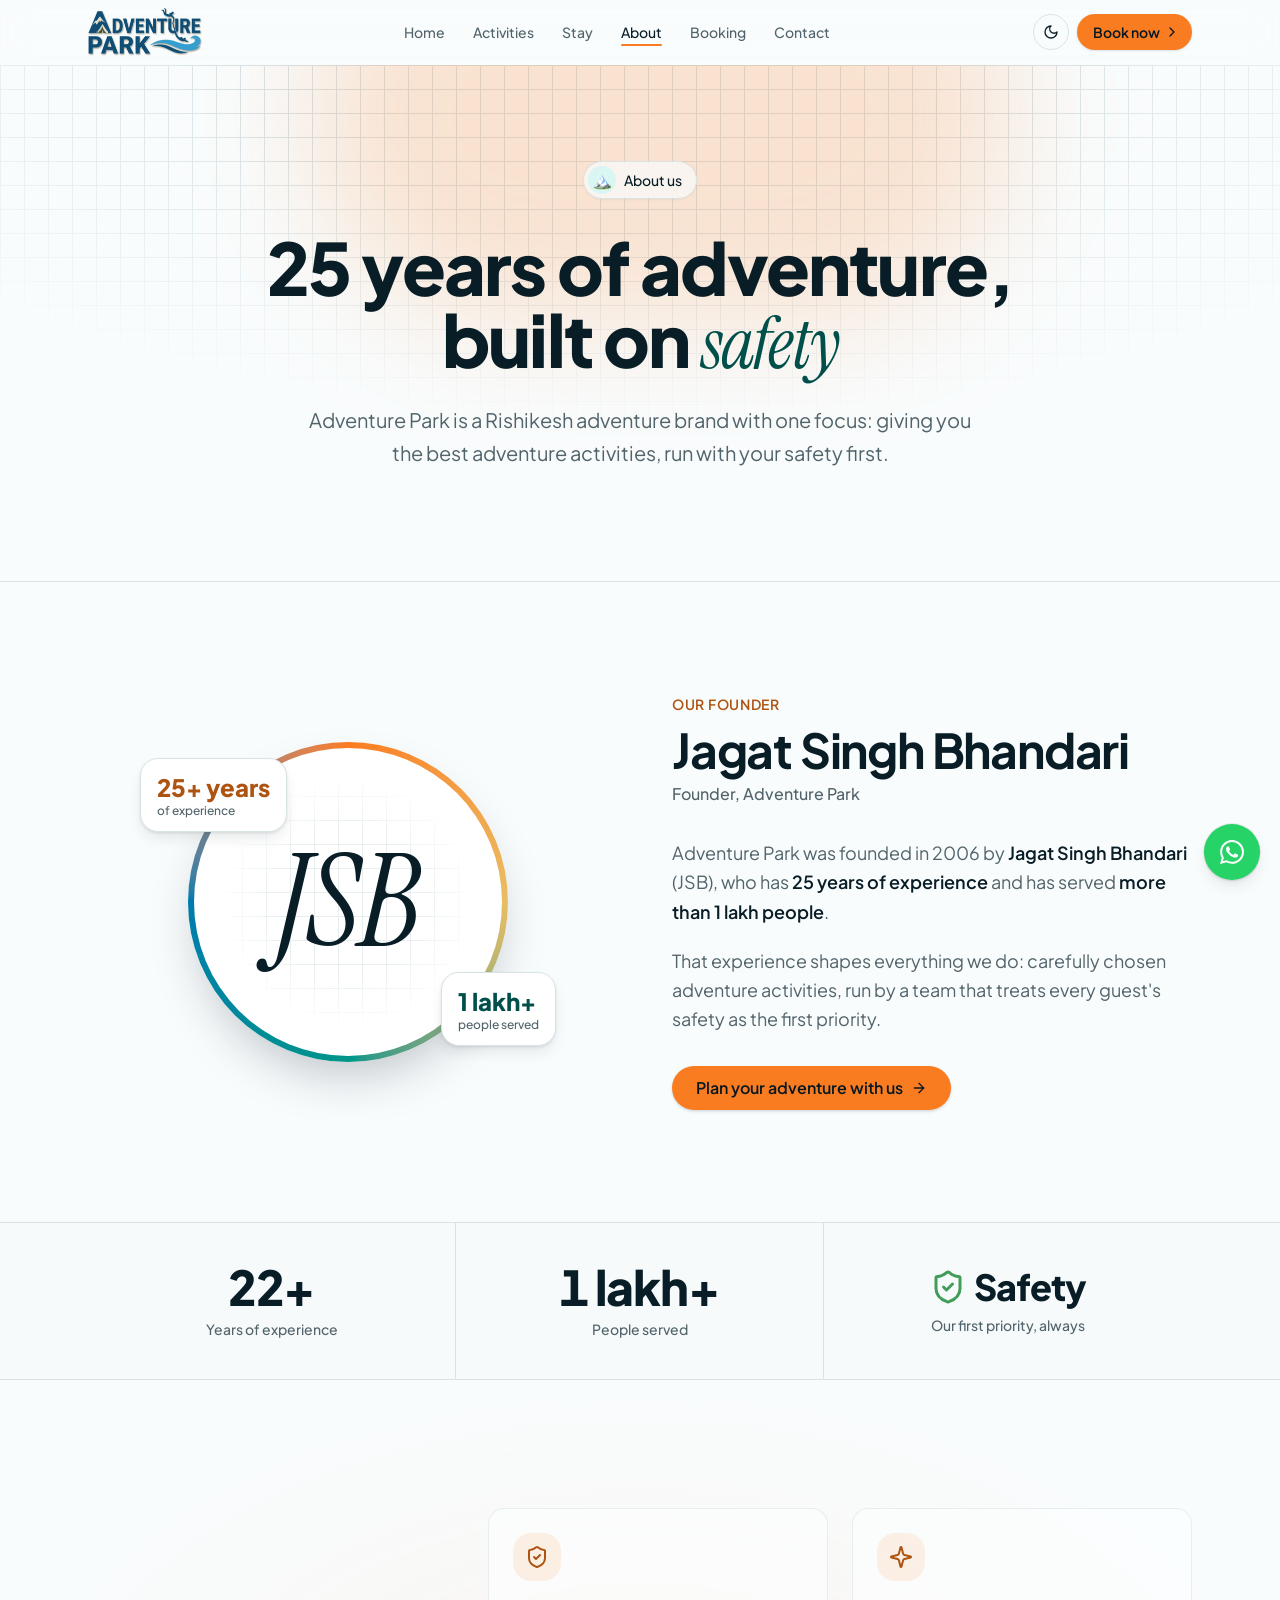
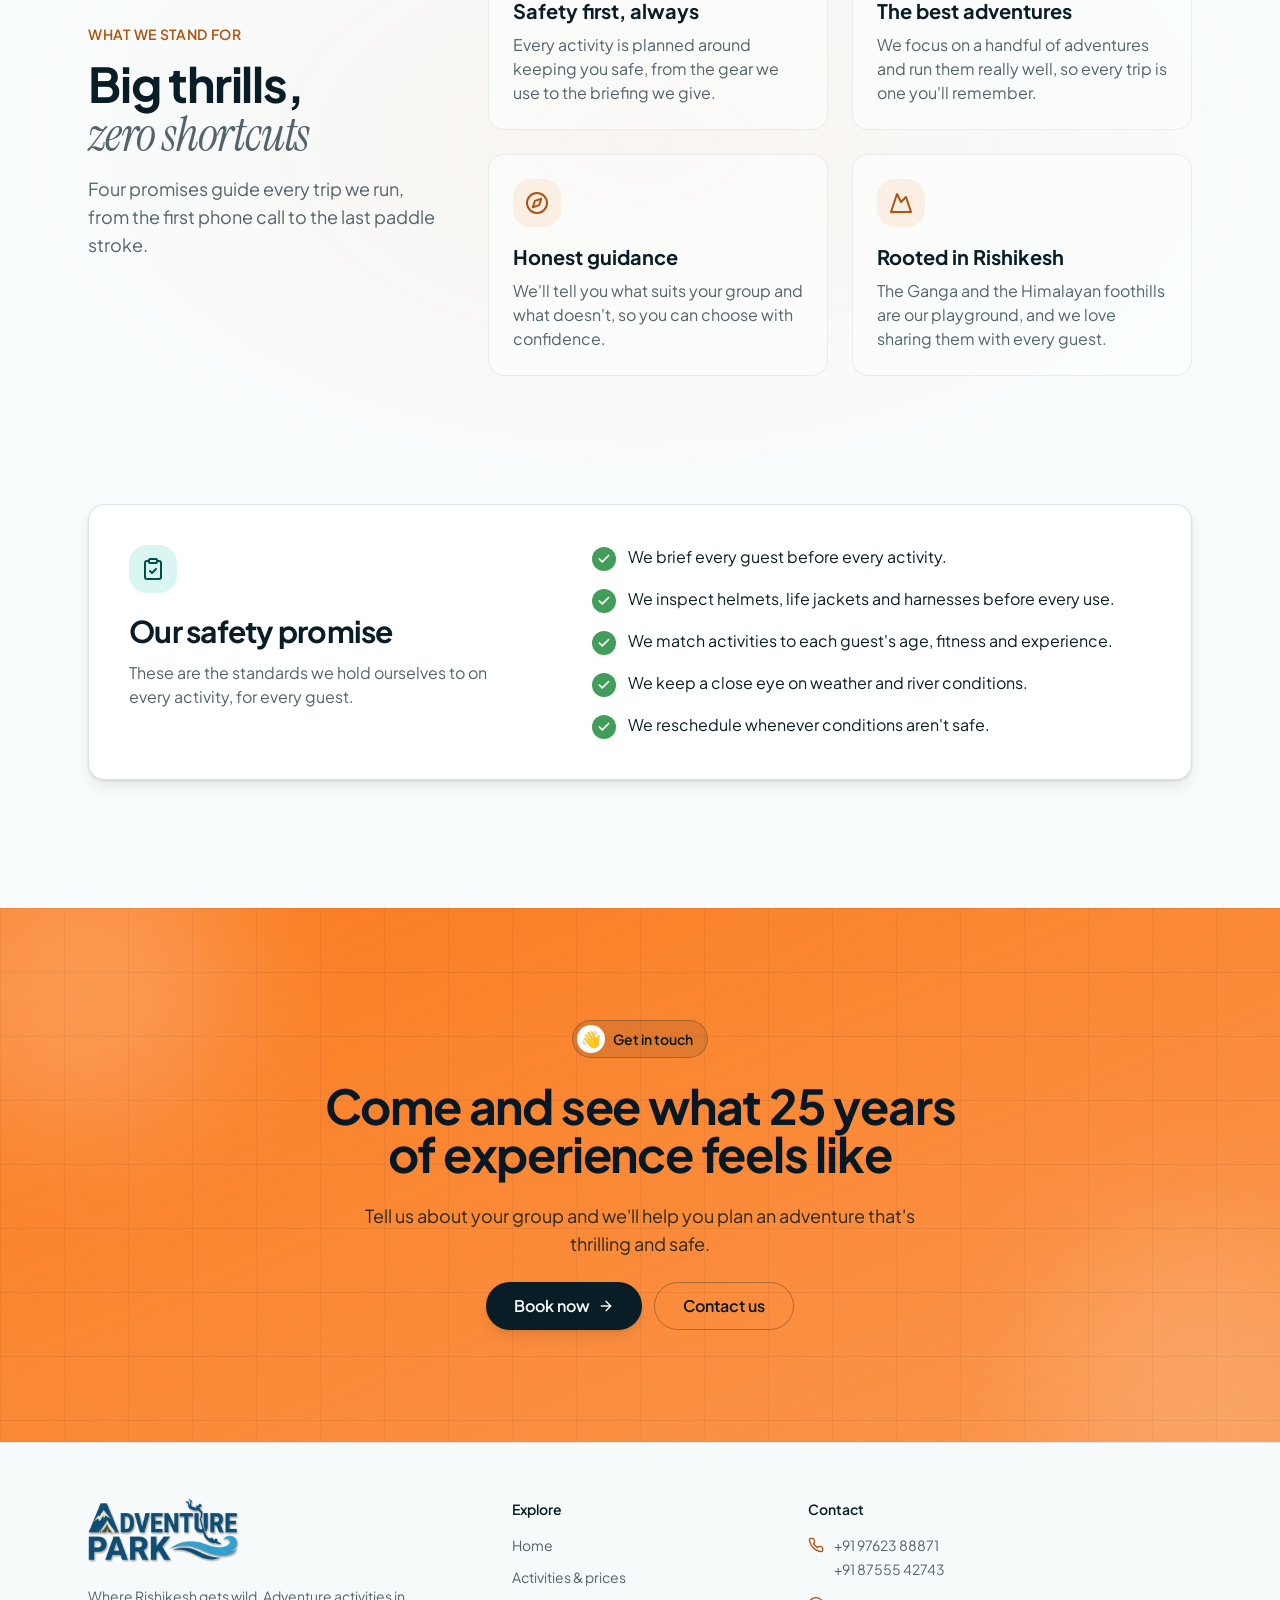
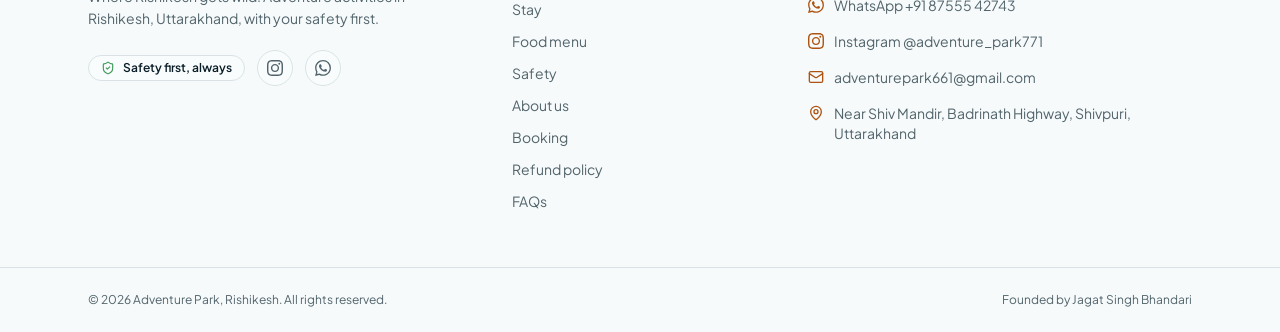
<file: about.html>
<!doctype html>
<html lang="en-IN" class="scroll-smooth scroll-pt-20">
<head>
  <meta charset="UTF-8" />
  <meta name="viewport" content="width=device-width, initial-scale=1.0, viewport-fit=cover" />
  <title>About Adventure Park | Founded by Jagat Singh Bhandari</title>
  <meta name="description" content="Founded in 2006 by Jagat Singh Bhandari (JSB), Adventure Park in Shivpuri, Rishikesh has served more than 1 lakh people, with 25+ years of experience." />
  <link rel="canonical" href="https://adventureprk.netlify.app/about.html" />
  <meta name="robots" content="index, follow, max-image-preview:large, max-snippet:-1, max-video-preview:-1" />
  <meta name="author" content="Adventure Park, Rishikesh" />
  <meta name="geo.region" content="IN-UT" />
  <meta name="geo.placename" content="Shivpuri, Rishikesh, Uttarakhand" />
  <!-- Link previews (WhatsApp, Facebook, X, LinkedIn…) -->
  <meta property="og:type" content="website" />
  <meta property="og:site_name" content="Adventure Park Rishikesh" />
  <meta property="og:locale" content="en_IN" />
  <meta property="og:title" content="About Adventure Park | Founded by Jagat Singh Bhandari" />
  <meta property="og:description" content="Founded in 2006 by Jagat Singh Bhandari (JSB), Adventure Park in Shivpuri, Rishikesh has served more than 1 lakh people, with 25+ years of experience." />
  <meta property="og:url" content="https://adventureprk.netlify.app/about.html" />
  <meta property="og:image" content="https://adventureprk.netlify.app/assets/og-image.png" />
  <meta property="og:image:width" content="1200" />
  <meta property="og:image:height" content="630" />
  <meta property="og:image:alt" content="Adventure Park — Where Rishikesh gets wild. River rafting, bungee jumping, zip line, camps &amp; cottages." />
  <meta name="twitter:card" content="summary_large_image" />
  <meta name="twitter:title" content="About Adventure Park | Founded by Jagat Singh Bhandari" />
  <meta name="twitter:description" content="Founded in 2006 by Jagat Singh Bhandari (JSB), Adventure Park in Shivpuri, Rishikesh has served more than 1 lakh people, with 25+ years of experience." />
  <meta name="twitter:image" content="https://adventureprk.netlify.app/assets/og-image.png" />
  <link rel="manifest" href="site.webmanifest" />
  <meta name="theme-color" content="#f7fbfc" media="(prefers-color-scheme: light)" />
  <meta name="theme-color" content="#0b151c" media="(prefers-color-scheme: dark)" />
  <!-- Structured data (schema.org JSON-LD) for search engines and AI assistants -->
  <script type="application/ld+json">
{
  "@context": "https://schema.org",
  "@graph": [
    {
      "@type": [
        "SportsActivityLocation",
        "TouristAttraction"
      ],
      "@id": "https://adventureprk.netlify.app/#business",
      "name": "Adventure Park",
      "alternateName": [
        "Adventure Park Rishikesh",
        "Adventure Park Shivpuri"
      ],
      "slogan": "Where Rishikesh gets wild",
      "description": "Adventure activities and stays in Shivpuri, Rishikesh: river rafting on the Ganga (12–36 km), bungee jumping from 109 m, zip line, luxury camps & cottages with meals, and hotel rooms. Safety first, always.",
      "url": "https://adventureprk.netlify.app/",
      "logo": {
        "@type": "ImageObject",
        "url": "https://adventureprk.netlify.app/assets/logo.png",
        "width": 454,
        "height": 192
      },
      "image": [
        "https://adventureprk.netlify.app/assets/photos/rafting-1-1440.webp",
        "https://adventureprk.netlify.app/assets/photos/rafting-2-1440.webp",
        "https://adventureprk.netlify.app/assets/og-image.png",
        "https://adventureprk.netlify.app/assets/logo.png"
      ],
      "telephone": "+91-97623-88871",
      "email": "adventurepark661@gmail.com",
      "address": {
        "@type": "PostalAddress",
        "streetAddress": "Near Shiv Mandir, Badrinath Highway",
        "addressLocality": "Shivpuri, Rishikesh",
        "addressRegion": "Uttarakhand",
        "addressCountry": "IN"
      },
      "hasMap": "https://maps.app.goo.gl/CKrMGT2h8CRNrcmi6",
      "areaServed": {
        "@type": "City",
        "name": "Rishikesh",
        "containedInPlace": {
          "@type": "State",
          "name": "Uttarakhand"
        }
      },
      "sameAs": [
        "https://www.instagram.com/adventure_park771/"
      ],
      "founder": {
        "@id": "https://adventureprk.netlify.app/about.html#founder"
      },
      "foundingDate": "2006",
      "priceRange": "₹520–₹4,000",
      "currenciesAccepted": "INR",
      "paymentAccepted": "UPI (PhonePe, Google Pay, Paytm, BHIM or any UPI app)",
      "contactPoint": [
        {
          "@type": "ContactPoint",
          "telephone": "+91-97623-88871",
          "contactType": "customer service",
          "areaServed": "IN"
        },
        {
          "@type": "ContactPoint",
          "telephone": "+91-87555-42743",
          "contactType": "reservations",
          "areaServed": "IN",
          "description": "Phone and WhatsApp",
          "url": "https://wa.me/918755542743"
        }
      ]
    },
    {
      "@type": "WebSite",
      "@id": "https://adventureprk.netlify.app/#website",
      "url": "https://adventureprk.netlify.app/",
      "name": "Adventure Park Rishikesh",
      "alternateName": "Adventure Park",
      "inLanguage": "en-IN",
      "publisher": {
        "@id": "https://adventureprk.netlify.app/#business"
      }
    },
    {
      "@id": "https://adventureprk.netlify.app/about.html#webpage",
      "url": "https://adventureprk.netlify.app/about.html",
      "name": "About Adventure Park | Founded by Jagat Singh Bhandari",
      "description": "Founded in 2006 by Jagat Singh Bhandari (JSB), Adventure Park in Shivpuri, Rishikesh has served more than 1 lakh people, with 25+ years of experience.",
      "inLanguage": "en-IN",
      "isPartOf": {
        "@id": "https://adventureprk.netlify.app/#website"
      },
      "about": {
        "@id": "https://adventureprk.netlify.app/#business"
      },
      "primaryImageOfPage": {
        "@type": "ImageObject",
        "url": "https://adventureprk.netlify.app/assets/og-image.png",
        "width": 1200,
        "height": 630
      },
      "dateModified": "2026-10-09",
      "@type": "AboutPage",
      "breadcrumb": {
        "@id": "https://adventureprk.netlify.app/about.html#breadcrumb"
      },
      "mainEntity": {
        "@id": "https://adventureprk.netlify.app/about.html#founder"
      }
    },
    {
      "@type": "BreadcrumbList",
      "@id": "https://adventureprk.netlify.app/about.html#breadcrumb",
      "itemListElement": [
        {
          "@type": "ListItem",
          "position": 1,
          "name": "Home",
          "item": "https://adventureprk.netlify.app/"
        },
        {
          "@type": "ListItem",
          "position": 2,
          "name": "About us",
          "item": "https://adventureprk.netlify.app/about.html"
        }
      ]
    },
    {
      "@type": "Person",
      "@id": "https://adventureprk.netlify.app/about.html#founder",
      "name": "Jagat Singh Bhandari",
      "alternateName": "JSB",
      "jobTitle": "Founder",
      "worksFor": {
        "@id": "https://adventureprk.netlify.app/#business"
      },
      "description": "Founder of Adventure Park, Rishikesh, with 25+ years of experience and more than 1 lakh people served."
    }
  ]
}
  </script>
  <link rel="icon" href="favicon.ico" sizes="any" />
  <link rel="icon" href="assets/icon-192.png" type="image/png" sizes="192x192" />
  <link rel="apple-touch-icon" href="assets/apple-touch-icon.png" />

  <!-- Both fonts the first screen uses, fetched early so text appears in them straight away -->
  <link rel="preload" href="assets/fonts/plus-jakarta-sans.woff2" as="font" type="font/woff2" crossorigin />
  <link rel="preload" href="assets/fonts/instrument-serif-italic-latin.woff2" as="font" type="font/woff2" crossorigin />
  <!-- Theme colours (tweakcn format) -->
  <link rel="stylesheet" href="assets/theme.css?v=f384fb99f1" />
  <!-- Styles and fonts: Tailwind CSS v4, built from assets/tailwind.css -->
  <link rel="stylesheet" href="assets/styles.css?v=330df259c6" />
  <!-- Light/dark mode, set before the page paints -->
  <script src="assets/head.js?v=cdf2d86312"></script>
</head>
<body class="min-h-screen overflow-x-clip antialiased">

  <a href="#main" class="sr-only z-[60] rounded-md bg-primary px-4 py-2 font-semibold text-primary-foreground focus:not-sr-only focus:fixed focus:left-4 focus:top-4">Skip to content</a>

  <!-- ============ HEADER ============ -->
  <header data-header class="sticky top-[env(safe-area-inset-top,0px)] z-50 w-full border-b border-transparent backdrop-blur-lg transition duration-300 data-scrolled:border-border/60 data-scrolled:bg-background/80 data-scrolled:shadow-sm data-menu:border-border/60 data-menu:bg-background data-menu:shadow-none">
    <div class="mx-auto flex h-16 max-w-6xl items-center justify-between gap-4 px-4 md:px-6">
      <a href="index.html" class="group flex shrink-0 items-center rounded-lg transition dark:bg-foreground dark:px-2 dark:py-1">
        <img src="assets/logo.png" alt="Adventure Park" width="454" height="192" class="h-11 w-auto transition duration-300 group-hover:scale-[1.03] sm:h-12" />
      </a>

      <nav aria-label="Main" class="hidden items-center gap-1 lg:flex">
        <a href="index.html" class="relative rounded-md px-3 py-2 text-sm font-medium transition-colors after:absolute after:inset-x-3 after:bottom-1 after:h-0.5 after:origin-left after:rounded-full after:bg-primary after:transition-transform after:duration-300 text-muted-foreground hover:text-foreground after:scale-x-0 hover:after:scale-x-100">Home</a>
        <a href="index.html#activities" class="relative rounded-md px-3 py-2 text-sm font-medium transition-colors after:absolute after:inset-x-3 after:bottom-1 after:h-0.5 after:origin-left after:rounded-full after:bg-primary after:transition-transform after:duration-300 text-muted-foreground hover:text-foreground after:scale-x-0 hover:after:scale-x-100">Activities</a>
        <a href="index.html#stay" class="relative rounded-md px-3 py-2 text-sm font-medium transition-colors after:absolute after:inset-x-3 after:bottom-1 after:h-0.5 after:origin-left after:rounded-full after:bg-primary after:transition-transform after:duration-300 text-muted-foreground hover:text-foreground after:scale-x-0 hover:after:scale-x-100">Stay</a>
        <a href="about.html" aria-current="page" class="relative rounded-md px-3 py-2 text-sm font-medium transition-colors after:absolute after:inset-x-3 after:bottom-1 after:h-0.5 after:origin-left after:rounded-full after:bg-primary after:transition-transform after:duration-300 text-foreground after:scale-x-100">About</a>
        <a href="booking.html" class="relative rounded-md px-3 py-2 text-sm font-medium transition-colors after:absolute after:inset-x-3 after:bottom-1 after:h-0.5 after:origin-left after:rounded-full after:bg-primary after:transition-transform after:duration-300 text-muted-foreground hover:text-foreground after:scale-x-0 hover:after:scale-x-100">Booking</a>
        <a href="contact.html" class="relative rounded-md px-3 py-2 text-sm font-medium transition-colors after:absolute after:inset-x-3 after:bottom-1 after:h-0.5 after:origin-left after:rounded-full after:bg-primary after:transition-transform after:duration-300 text-muted-foreground hover:text-foreground after:scale-x-0 hover:after:scale-x-100">Contact</a>
      </nav>

      <div class="flex items-center gap-2">
        <button type="button" data-theme-toggle aria-label="Switch between light and dark mode" class="relative grid size-9 place-items-center rounded-full border bg-background/60 transition hover:scale-105 hover:bg-accent">
          <svg aria-hidden="true" xmlns="http://www.w3.org/2000/svg" viewBox="0 0 24 24" fill="none" stroke="currentColor" stroke-width="2" stroke-linecap="round" stroke-linejoin="round" class="absolute size-4 rotate-90 scale-0 transition duration-300 dark:rotate-0 dark:scale-100"><circle cx="12" cy="12" r="4"/><path d="M12 2v2"/><path d="M12 20v2"/><path d="m4.93 4.93 1.41 1.41"/><path d="m17.66 17.66 1.41 1.41"/><path d="M2 12h2"/><path d="M20 12h2"/><path d="m6.34 17.66-1.41 1.41"/><path d="m19.07 4.93-1.41 1.41"/></svg>
          <svg aria-hidden="true" xmlns="http://www.w3.org/2000/svg" viewBox="0 0 24 24" fill="none" stroke="currentColor" stroke-width="2" stroke-linecap="round" stroke-linejoin="round" class="absolute size-4 rotate-0 scale-100 transition duration-300 dark:-rotate-90 dark:scale-0"><path d="M12 3a6 6 0 0 0 9 9 9 9 0 1 1-9-9Z"/></svg>
        </button>
        <a href="booking.html" class="group hidden h-9 items-center gap-1 rounded-full bg-primary pl-4 pr-3 text-sm font-semibold text-primary-foreground shadow-sm transition hover:scale-[1.03] hover:shadow-md sm:inline-flex">
          Book now
          <svg aria-hidden="true" xmlns="http://www.w3.org/2000/svg" viewBox="0 0 24 24" fill="none" stroke="currentColor" stroke-width="2" stroke-linecap="round" stroke-linejoin="round" class="size-4 transition-transform group-hover:translate-x-0.5"><path d="m9 18 6-6-6-6"/></svg>
        </a>
        <button id="menu-btn" type="button" aria-expanded="false" aria-controls="mobile-menu" aria-label="Menu" class="group grid size-9 place-items-center rounded-full border bg-background/60 transition active:scale-90 lg:hidden">
          <svg aria-hidden="true" xmlns="http://www.w3.org/2000/svg" viewBox="0 0 24 24" fill="none" stroke="currentColor" stroke-width="2" stroke-linecap="round" stroke-linejoin="round" class="size-4 group-aria-expanded:hidden"><path d="M4 6h16"/><path d="M4 12h16"/><path d="M4 18h16"/></svg>
          <svg aria-hidden="true" xmlns="http://www.w3.org/2000/svg" viewBox="0 0 24 24" fill="none" stroke="currentColor" stroke-width="2" stroke-linecap="round" stroke-linejoin="round" class="hidden size-4 group-aria-expanded:block"><path d="M18 6 6 18"/><path d="m6 6 12 12"/></svg>
        </button>
      </div>
    </div>

  </header>

  <!-- Mobile menu: full screen below the header (kept outside the header, whose blur would confine it) -->
  <div id="mobile-menu" class="group invisible fixed inset-x-0 bottom-0 top-[calc(4rem+env(safe-area-inset-top,0px))] z-40 overflow-y-auto overscroll-contain bg-background opacity-0 transition-[opacity,visibility] duration-300 data-open:visible data-open:opacity-100 lg:hidden">
    <div aria-hidden="true" class="pointer-events-none absolute inset-0 -z-10 bg-grid [mask-image:radial-gradient(ellipse_90%_55%_at_50%_0%,#000_35%,transparent_100%)]"></div>
    <div aria-hidden="true" class="pointer-events-none absolute -top-24 left-1/2 -z-10 h-72 w-[36rem] max-w-[160vw] -translate-x-1/2 rounded-full bg-primary/15 blur-3xl"></div>
    <nav aria-label="Mobile" class="mx-auto flex min-h-full max-w-6xl flex-col px-4 pb-[calc(2rem+env(safe-area-inset-bottom,0px))] pt-4 md:px-6">
      <ul>
          <li><a href="index.html" class="[--i:0] group/link flex -translate-x-6 items-center justify-between gap-4 border-b py-4 text-3xl font-bold tracking-tight opacity-0 transition duration-500 [transition-delay:calc(var(--i)*60ms+60ms)] group-data-open:translate-x-0 group-data-open:opacity-100 hover:text-primary-ink"><span class="flex items-center gap-3">Home</span><svg aria-hidden="true" xmlns="http://www.w3.org/2000/svg" viewBox="0 0 24 24" fill="none" stroke="currentColor" stroke-width="2" stroke-linecap="round" stroke-linejoin="round" class="size-6 shrink-0 text-muted-foreground transition-transform duration-300 group-hover/link:translate-x-1 group-hover/link:text-primary-ink"><path d="M5 12h14"/><path d="m12 5 7 7-7 7"/></svg></a></li>
          <li><a href="index.html#activities" class="[--i:1] group/link flex -translate-x-6 items-center justify-between gap-4 border-b py-4 text-3xl font-bold tracking-tight opacity-0 transition duration-500 [transition-delay:calc(var(--i)*60ms+60ms)] group-data-open:translate-x-0 group-data-open:opacity-100 hover:text-primary-ink"><span class="flex items-center gap-3">Activities</span><svg aria-hidden="true" xmlns="http://www.w3.org/2000/svg" viewBox="0 0 24 24" fill="none" stroke="currentColor" stroke-width="2" stroke-linecap="round" stroke-linejoin="round" class="size-6 shrink-0 text-muted-foreground transition-transform duration-300 group-hover/link:translate-x-1 group-hover/link:text-primary-ink"><path d="M5 12h14"/><path d="m12 5 7 7-7 7"/></svg></a></li>
          <li><a href="index.html#stay" class="[--i:2] group/link flex -translate-x-6 items-center justify-between gap-4 border-b py-4 text-3xl font-bold tracking-tight opacity-0 transition duration-500 [transition-delay:calc(var(--i)*60ms+60ms)] group-data-open:translate-x-0 group-data-open:opacity-100 hover:text-primary-ink"><span class="flex items-center gap-3">Stay</span><svg aria-hidden="true" xmlns="http://www.w3.org/2000/svg" viewBox="0 0 24 24" fill="none" stroke="currentColor" stroke-width="2" stroke-linecap="round" stroke-linejoin="round" class="size-6 shrink-0 text-muted-foreground transition-transform duration-300 group-hover/link:translate-x-1 group-hover/link:text-primary-ink"><path d="M5 12h14"/><path d="m12 5 7 7-7 7"/></svg></a></li>
          <li><a href="about.html" aria-current="page" class="[--i:3] group/link flex -translate-x-6 items-center justify-between gap-4 border-b py-4 text-3xl font-bold tracking-tight opacity-0 transition duration-500 [transition-delay:calc(var(--i)*60ms+60ms)] group-data-open:translate-x-0 group-data-open:opacity-100 text-primary-ink"><span class="flex items-center gap-3">About<span class="size-2 rounded-full bg-primary" aria-hidden="true"></span></span><svg aria-hidden="true" xmlns="http://www.w3.org/2000/svg" viewBox="0 0 24 24" fill="none" stroke="currentColor" stroke-width="2" stroke-linecap="round" stroke-linejoin="round" class="size-6 shrink-0 text-muted-foreground transition-transform duration-300 group-hover/link:translate-x-1 group-hover/link:text-primary-ink"><path d="M5 12h14"/><path d="m12 5 7 7-7 7"/></svg></a></li>
          <li><a href="booking.html" class="[--i:4] group/link flex -translate-x-6 items-center justify-between gap-4 border-b py-4 text-3xl font-bold tracking-tight opacity-0 transition duration-500 [transition-delay:calc(var(--i)*60ms+60ms)] group-data-open:translate-x-0 group-data-open:opacity-100 hover:text-primary-ink"><span class="flex items-center gap-3">Booking</span><svg aria-hidden="true" xmlns="http://www.w3.org/2000/svg" viewBox="0 0 24 24" fill="none" stroke="currentColor" stroke-width="2" stroke-linecap="round" stroke-linejoin="round" class="size-6 shrink-0 text-muted-foreground transition-transform duration-300 group-hover/link:translate-x-1 group-hover/link:text-primary-ink"><path d="M5 12h14"/><path d="m12 5 7 7-7 7"/></svg></a></li>
          <li><a href="contact.html" class="[--i:5] group/link flex -translate-x-6 items-center justify-between gap-4 border-b py-4 text-3xl font-bold tracking-tight opacity-0 transition duration-500 [transition-delay:calc(var(--i)*60ms+60ms)] group-data-open:translate-x-0 group-data-open:opacity-100 hover:text-primary-ink"><span class="flex items-center gap-3">Contact</span><svg aria-hidden="true" xmlns="http://www.w3.org/2000/svg" viewBox="0 0 24 24" fill="none" stroke="currentColor" stroke-width="2" stroke-linecap="round" stroke-linejoin="round" class="size-6 shrink-0 text-muted-foreground transition-transform duration-300 group-hover/link:translate-x-1 group-hover/link:text-primary-ink"><path d="M5 12h14"/><path d="m12 5 7 7-7 7"/></svg></a></li>
      </ul>
      <div class="mt-auto translate-y-4 pt-10 opacity-0 transition duration-500 [transition-delay:380ms] group-data-open:translate-y-0 group-data-open:opacity-100">
        <a href="booking.html" class="group/cta flex h-14 items-center justify-center gap-2 rounded-full bg-primary text-lg font-semibold text-primary-foreground shadow-lg transition active:scale-[0.98]">
          Book now <svg aria-hidden="true" xmlns="http://www.w3.org/2000/svg" viewBox="0 0 24 24" fill="none" stroke="currentColor" stroke-width="2" stroke-linecap="round" stroke-linejoin="round" class="size-5 transition-transform group-hover/cta:translate-x-0.5"><path d="M5 12h14"/><path d="m12 5 7 7-7 7"/></svg>
        </a>
        <div class="mt-8 grid gap-3 text-sm text-muted-foreground">
          <p class="flex items-center gap-2.5"><svg aria-hidden="true" xmlns="http://www.w3.org/2000/svg" viewBox="0 0 24 24" fill="none" stroke="currentColor" stroke-width="2" stroke-linecap="round" stroke-linejoin="round" class="size-4 shrink-0 text-primary-ink"><path d="M22 16.92v3a2 2 0 0 1-2.18 2 19.79 19.79 0 0 1-8.63-3.07 19.5 19.5 0 0 1-6-6 19.79 19.79 0 0 1-3.07-8.67A2 2 0 0 1 4.11 2h3a2 2 0 0 1 2 1.72 12.84 12.84 0 0 0 .7 2.81 2 2 0 0 1-.45 2.11L8.09 9.91a16 16 0 0 0 6 6l1.27-1.27a2 2 0 0 1 2.11-.45 12.84 12.84 0 0 0 2.81.7A2 2 0 0 1 22 16.92z"/></svg>
            <a href="tel:+919762388871" class="font-medium text-foreground">+91 97623 88871</a><span aria-hidden="true">·</span><a href="tel:+918755542743" class="font-medium text-foreground">+91 87555 42743</a></p>
          <p class="flex items-center gap-2.5"><svg aria-hidden="true" xmlns="http://www.w3.org/2000/svg" viewBox="0 0 24 24" fill="none" stroke="currentColor" stroke-width="2" stroke-linecap="round" stroke-linejoin="round" class="size-4 shrink-0 text-primary-ink"><rect width="20" height="16" x="2" y="4" rx="2"/><path d="m22 7-8.97 5.7a1.94 1.94 0 0 1-2.06 0L2 7"/></svg>
            <a href="mailto:adventurepark661@gmail.com" class="break-all font-medium text-foreground">adventurepark661@gmail.com</a></p>
          <p class="flex items-center gap-2.5"><svg aria-hidden="true" xmlns="http://www.w3.org/2000/svg" viewBox="0 0 24 24" fill="none" stroke="currentColor" stroke-width="2" stroke-linecap="round" stroke-linejoin="round" class="size-4 shrink-0 text-primary-ink"><path d="M20 10c0 4.993-5.539 10.193-7.399 11.799a1 1 0 0 1-1.202 0C9.539 20.193 4 14.993 4 10a8 8 0 0 1 16 0"/><circle cx="12" cy="10" r="3"/></svg>
            <a href="https://maps.app.goo.gl/CKrMGT2h8CRNrcmi6" target="_blank" rel="noopener" class="font-medium text-foreground">Shivpuri, Badrinath Highway, Uttarakhand</a></p>
          <p class="flex items-center gap-2.5"><svg aria-hidden="true" xmlns="http://www.w3.org/2000/svg" viewBox="0 0 24 24" fill="currentColor" class="size-4 shrink-0 text-primary-ink"><path d="M7.0301.084c-1.2768.0602-2.1487.264-2.911.5634-.7888.3075-1.4575.72-2.1228 1.3877-.6652.6677-1.075 1.3368-1.3802 2.127-.2954.7638-.4956 1.6365-.552 2.914-.0564 1.2775-.0689 1.6882-.0626 4.947.0062 3.2586.0206 3.6671.0825 4.9473.061 1.2765.264 2.1482.5635 2.9107.308.7889.72 1.4573 1.388 2.1228.6679.6655 1.3365 1.0743 2.1285 1.38.7632.295 1.6361.4961 2.9134.552 1.2773.056 1.6884.069 4.9462.0627 3.2578-.0062 3.668-.0207 4.9478-.0814 1.28-.0607 2.147-.2652 2.9098-.5633.7889-.3086 1.4578-.72 2.1228-1.3881.665-.6682 1.0745-1.3378 1.3795-2.1284.2957-.7632.4966-1.636.552-2.9124.056-1.2809.0692-1.6898.063-4.948-.0063-3.2583-.021-3.6668-.0817-4.9465-.0607-1.2797-.264-2.1487-.5633-2.9117-.3084-.7889-.72-1.4568-1.3876-2.1228C21.2982 1.33 20.628.9208 19.8378.6165 19.074.321 18.2017.1197 16.9244.0645 15.6471.0093 15.236-.005 11.977.0014 8.718.0076 8.31.0215 7.0301.0839m.1402 21.6932c-1.17-.0509-1.8053-.2453-2.2287-.408-.5606-.216-.96-.4771-1.3819-.895-.422-.4178-.6811-.8186-.9-1.378-.1644-.4234-.3624-1.058-.4171-2.228-.0595-1.2645-.072-1.6442-.079-4.848-.007-3.2037.0053-3.583.0607-4.848.05-1.169.2456-1.805.408-2.2282.216-.5613.4762-.96.895-1.3816.4188-.4217.8184-.6814 1.3783-.9003.423-.1651 1.0575-.3614 2.227-.4171 1.2655-.06 1.6447-.072 4.848-.079 3.2033-.007 3.5835.005 4.8495.0608 1.169.0508 1.8053.2445 2.228.408.5608.216.96.4754 1.3816.895.4217.4194.6816.8176.9005 1.3787.1653.4217.3617 1.056.4169 2.2263.0602 1.2655.0739 1.645.0796 4.848.0058 3.203-.0055 3.5834-.061 4.848-.051 1.17-.245 1.8055-.408 2.2294-.216.5604-.4763.96-.8954 1.3814-.419.4215-.8181.6811-1.3783.9-.4224.1649-1.0577.3617-2.2262.4174-1.2656.0595-1.6448.072-4.8493.079-3.2045.007-3.5825-.006-4.848-.0608M16.953 5.5864A1.44 1.44 0 1 0 18.39 4.144a1.44 1.44 0 0 0-1.437 1.4424M5.8385 12.012c.0067 3.4032 2.7706 6.1557 6.173 6.1493 3.4026-.0065 6.157-2.7701 6.1506-6.1733-.0065-3.4032-2.771-6.1565-6.174-6.1498-3.403.0067-6.156 2.771-6.1496 6.1738M8 12.0077a4 4 0 1 1 4.008 3.9921A3.9996 3.9996 0 0 1 8 12.0077"/></svg>
            <a href="https://www.instagram.com/adventure_park771/" target="_blank" rel="noopener" class="font-medium text-foreground">@adventure_park771</a></p>
        </div>
      </div>
    </nav>
  </div>

  <main id="main">

    <!-- ============ PAGE HERO ============ -->
    <section data-hero class="relative isolate overflow-hidden">
      <div aria-hidden="true" class="absolute inset-0 -z-10 bg-grid [mask-image:radial-gradient(ellipse_70%_70%_at_50%_0%,#000_45%,transparent_100%)]"></div>
      <!-- Hover effects (assets/hero-fx.js): the glow drifts toward the pointer, dashes gather around it -->
      <div data-hero-glow aria-hidden="true" class="pointer-events-none absolute inset-0 -z-10 transition-transform duration-[1400ms] ease-out will-change-transform [transform:translate3d(var(--gx,0px),var(--gy,0px),0)]">
        <div class="absolute -top-40 left-1/2 h-[26rem] w-[44rem] max-w-[150vw] -translate-x-1/2 rounded-full bg-primary/20 blur-3xl"></div>
      </div>
      <canvas data-hero-canvas aria-hidden="true" class="pointer-events-none absolute inset-0 -z-10 size-full"></canvas>
      <div class="mx-auto max-w-4xl px-4 pb-20 pt-14 text-center md:px-6 md:pb-28 md:pt-24">
        <p class="group inline-flex animate-fade-up items-center gap-2 rounded-full border bg-background/70 py-1 pl-1 pr-3.5 text-sm font-medium shadow-xs backdrop-blur">
          <span aria-hidden="true" class="grid size-7 place-items-center rounded-full bg-secondary text-base leading-none transition-transform duration-300 group-hover:-rotate-12 group-hover:scale-110">🏔️</span>
          About us
        </p>
        <h1 class="mt-8 animate-fade-up text-4xl font-extrabold tracking-tight [animation-delay:100ms] sm:text-5xl md:text-6xl lg:text-7xl">
          25 years of adventure, built on <span class="font-serif font-normal italic text-secondary-foreground">safety</span>
        </h1>
        <p class="mx-auto mt-6 max-w-2xl animate-fade-up text-lg leading-relaxed text-muted-foreground [animation-delay:200ms] md:text-xl">
          Adventure Park is a Rishikesh adventure brand with one focus: giving you the best adventure activities, run with your safety first.
        </p>
      </div>
    </section>

    <!-- ============ FOUNDER ============ -->
    <section class="border-t py-20 md:py-28">
      <div class="mx-auto grid max-w-6xl items-center gap-16 px-4 md:px-6 lg:grid-cols-2">
        <div data-play-scope class="reveal relative mx-auto w-fit">
          <div class="relative size-64 overflow-hidden rounded-full p-1.5 shadow-2xl sm:size-80">
            <div data-play-on-hover aria-hidden="true" class="absolute inset-0 animate-spin-slow bg-[conic-gradient(from_0deg,var(--chart-1),var(--chart-5),var(--chart-2),var(--chart-3),var(--chart-1))]"></div>
            <div class="relative grid size-full place-items-center rounded-full bg-card">
              <div aria-hidden="true" class="absolute inset-6 rounded-full bg-grid opacity-60 [mask-image:radial-gradient(circle,#000_40%,transparent_70%)]"></div>
              <span aria-hidden="true" class="relative font-serif text-8xl italic sm:text-9xl">JSB</span>
            </div>
          </div>
          <div data-play-on-hover class="absolute -left-4 top-4 animate-float rounded-xl border bg-card px-4 py-3 shadow-lg sm:-left-12">
            <p class="text-2xl font-extrabold text-primary-ink">25+ years</p>
            <p class="text-xs font-medium text-muted-foreground">of experience</p>
          </div>
          <div data-play-on-hover class="absolute -right-4 bottom-4 animate-float rounded-xl border bg-card px-4 py-3 shadow-lg [animation-delay:-3s] sm:-right-12">
            <p class="text-2xl font-extrabold text-secondary-foreground">1 lakh+</p>
            <p class="text-xs font-medium text-muted-foreground">people served</p>
          </div>
        </div>

        <div class="reveal [--d:150ms]">
          <p class="text-sm font-semibold uppercase tracking-wider text-primary-ink">Our founder</p>
          <h2 class="mt-3 text-4xl font-bold tracking-tight md:text-5xl">Jagat Singh Bhandari</h2>
          <p class="mt-2 font-medium text-muted-foreground">Founder, Adventure Park</p>
          <div class="mt-8 space-y-5 text-lg leading-relaxed text-muted-foreground">
            <p>
              Adventure Park was founded in 2006 by <strong class="font-semibold text-foreground">Jagat Singh Bhandari</strong> (JSB), who has
              <strong class="font-semibold text-foreground">25 years of experience</strong> and has served
              <strong class="font-semibold text-foreground">more than 1 lakh people</strong>.
            </p>
            <p>
              That experience shapes everything we do: carefully chosen adventure activities, run by a team that treats every guest's safety as the first priority.
            </p>
          </div>
          <a href="booking.html" class="group mt-8 inline-flex h-11 items-center gap-2 rounded-full bg-primary px-6 font-semibold text-primary-foreground shadow-md transition hover:scale-[1.03] hover:shadow-lg">
            Plan your adventure with us
            <svg aria-hidden="true" xmlns="http://www.w3.org/2000/svg" viewBox="0 0 24 24" fill="none" stroke="currentColor" stroke-width="2" stroke-linecap="round" stroke-linejoin="round" class="size-4 transition-transform group-hover:translate-x-0.5"><path d="M5 12h14"/><path d="m12 5 7 7-7 7"/></svg>
          </a>
        </div>
      </div>
    </section>

    <!-- ============ NUMBERS ============ -->
    <section aria-label="Adventure Park in numbers" class="border-y bg-muted/30">
      <div class="mx-auto grid max-w-6xl divide-y px-4 sm:grid-cols-3 sm:divide-x sm:divide-y-0 md:px-6">
        <div class="reveal px-6 py-10 text-center">
          <p class="text-5xl font-extrabold tracking-tight tabular-nums"><span data-count="25">25</span>+</p>
          <p class="mt-2 text-sm font-medium text-muted-foreground">Years of experience</p>
        </div>
        <div class="reveal px-6 py-10 text-center [--d:100ms]">
          <p class="text-5xl font-extrabold tracking-tight tabular-nums"><span data-count="1">1</span> lakh+</p>
          <p class="mt-2 text-sm font-medium text-muted-foreground">People served</p>
        </div>
        <div class="reveal flex flex-col items-center justify-center px-6 py-10 text-center [--d:200ms]">
          <p class="inline-flex items-center gap-2 text-4xl font-extrabold tracking-tight"><svg aria-hidden="true" xmlns="http://www.w3.org/2000/svg" viewBox="0 0 24 24" fill="none" stroke="currentColor" stroke-width="2" stroke-linecap="round" stroke-linejoin="round" class="size-9 text-chart-4"><path d="M20 13c0 5-3.5 7.5-7.66 8.95a1 1 0 0 1-.67-.01C7.5 20.5 4 18 4 13V6a1 1 0 0 1 1-1c2 0 4.5-1.2 6.24-2.72a1.17 1.17 0 0 1 1.52 0C14.51 3.81 17 5 19 5a1 1 0 0 1 1 1z"/><path d="m9 12 2 2 4-4"/></svg> Safety</p>
          <p class="mt-2 text-sm font-medium text-muted-foreground">Our first priority, always</p>
        </div>
      </div>
    </section>

    <!-- ============ VALUES ============ -->
    <section class="relative isolate py-20 md:py-32">
      <div aria-hidden="true" class="absolute inset-0 -z-10 bg-[radial-gradient(ellipse_at_center,color-mix(in_oklab,var(--primary)_6%,transparent),transparent_70%)]"></div>
      <div class="mx-auto grid max-w-6xl gap-12 px-4 md:px-6 lg:grid-cols-[1fr_2fr]">
        <div class="reveal flex flex-col justify-center gap-4">
          <p class="text-sm font-semibold uppercase tracking-wider text-primary-ink">What we stand for</p>
          <h2 class="text-3xl font-bold tracking-tight md:text-4xl lg:text-5xl">
            Big thrills, <span class="font-serif font-normal italic text-muted-foreground">zero shortcuts</span>
          </h2>
          <p class="max-w-[400px] text-lg text-muted-foreground">Four promises guide every trip we run, from the first phone call to the last paddle stroke.</p>
        </div>
        <div class="grid gap-6 sm:grid-cols-2">
          <article class="reveal group h-full rounded-2xl border border-border/60 bg-card/50 p-6 transition duration-300 hover:-translate-y-1 hover:bg-card hover:shadow-lg">
            <span class="mb-4 flex size-12 items-center justify-center rounded-xl bg-primary/10 text-primary-ink transition-colors group-hover:bg-primary group-hover:text-primary-foreground"><svg aria-hidden="true" xmlns="http://www.w3.org/2000/svg" viewBox="0 0 24 24" fill="none" stroke="currentColor" stroke-width="2" stroke-linecap="round" stroke-linejoin="round" class="size-6"><path d="M20 13c0 5-3.5 7.5-7.66 8.95a1 1 0 0 1-.67-.01C7.5 20.5 4 18 4 13V6a1 1 0 0 1 1-1c2 0 4.5-1.2 6.24-2.72a1.17 1.17 0 0 1 1.52 0C14.51 3.81 17 5 19 5a1 1 0 0 1 1 1z"/><path d="m9 12 2 2 4-4"/></svg></span>
            <h3 class="mb-2 text-xl font-bold">Safety first, always</h3>
            <p class="text-muted-foreground">Every activity is planned around keeping you safe, from the gear we use to the briefing we give.</p>
          </article>
          <article class="reveal group h-full rounded-2xl border border-border/60 bg-card/50 p-6 transition duration-300 hover:-translate-y-1 hover:bg-card hover:shadow-lg [--d:100ms]">
            <span class="mb-4 flex size-12 items-center justify-center rounded-xl bg-primary/10 text-primary-ink transition-colors group-hover:bg-primary group-hover:text-primary-foreground"><svg aria-hidden="true" xmlns="http://www.w3.org/2000/svg" viewBox="0 0 24 24" fill="none" stroke="currentColor" stroke-width="2" stroke-linecap="round" stroke-linejoin="round" class="size-6"><path d="M9.937 15.5A2 2 0 0 0 8.5 14.063l-6.135-1.582a.5.5 0 0 1 0-.962L8.5 9.936A2 2 0 0 0 9.937 8.5l1.582-6.135a.5.5 0 0 1 .963 0L14.063 8.5A2 2 0 0 0 15.5 9.937l6.135 1.581a.5.5 0 0 1 0 .964L15.5 14.063a2 2 0 0 0-1.437 1.437l-1.582 6.135a.5.5 0 0 1-.963 0z"/></svg></span>
            <h3 class="mb-2 text-xl font-bold">The best adventures</h3>
            <p class="text-muted-foreground">We focus on a handful of adventures and run them really well, so every trip is one you'll remember.</p>
          </article>
          <article class="reveal group h-full rounded-2xl border border-border/60 bg-card/50 p-6 transition duration-300 hover:-translate-y-1 hover:bg-card hover:shadow-lg">
            <span class="mb-4 flex size-12 items-center justify-center rounded-xl bg-primary/10 text-primary-ink transition-colors group-hover:bg-primary group-hover:text-primary-foreground"><svg aria-hidden="true" xmlns="http://www.w3.org/2000/svg" viewBox="0 0 24 24" fill="none" stroke="currentColor" stroke-width="2" stroke-linecap="round" stroke-linejoin="round" class="size-6"><circle cx="12" cy="12" r="10"/><path d="m16.24 7.76-2.12 6.36-6.36 2.12 2.12-6.36 6.36-2.12z"/></svg></span>
            <h3 class="mb-2 text-xl font-bold">Honest guidance</h3>
            <p class="text-muted-foreground">We'll tell you what suits your group and what doesn't, so you can choose with confidence.</p>
          </article>
          <article class="reveal group h-full rounded-2xl border border-border/60 bg-card/50 p-6 transition duration-300 hover:-translate-y-1 hover:bg-card hover:shadow-lg [--d:100ms]">
            <span class="mb-4 flex size-12 items-center justify-center rounded-xl bg-primary/10 text-primary-ink transition-colors group-hover:bg-primary group-hover:text-primary-foreground"><svg aria-hidden="true" xmlns="http://www.w3.org/2000/svg" viewBox="0 0 24 24" fill="none" stroke="currentColor" stroke-width="2" stroke-linecap="round" stroke-linejoin="round" class="size-6"><path d="m8 3 4 8 5-5 5 15H2L8 3z"/></svg></span>
            <h3 class="mb-2 text-xl font-bold">Rooted in Rishikesh</h3>
            <p class="text-muted-foreground">The Ganga and the Himalayan foothills are our playground, and we love sharing them with every guest.</p>
          </article>
        </div>
      </div>
    </section>

    <!-- ============ SAFETY PROMISE ============ -->
    <section class="pb-20 md:pb-32">
      <div class="mx-auto max-w-6xl px-4 md:px-6">
        <div class="reveal grid gap-10 rounded-2xl border bg-card p-6 shadow-lg sm:p-10 lg:grid-cols-[1fr_1.4fr] lg:gap-16">
          <div>
            <span class="grid size-12 place-items-center rounded-xl bg-secondary text-secondary-foreground"><svg aria-hidden="true" xmlns="http://www.w3.org/2000/svg" viewBox="0 0 24 24" fill="none" stroke="currentColor" stroke-width="2" stroke-linecap="round" stroke-linejoin="round" class="size-6"><rect width="8" height="4" x="8" y="2" rx="1"/><path d="M16 4h2a2 2 0 0 1 2 2v14a2 2 0 0 1-2 2H6a2 2 0 0 1-2-2V6a2 2 0 0 1 2-2h2"/><path d="m9 14 2 2 4-4"/></svg></span>
            <h2 class="mt-5 text-3xl font-bold tracking-tight">Our safety promise</h2>
            <p class="mt-3 text-muted-foreground">These are the standards we hold ourselves to on every activity, for every guest.</p>
          </div>
          <ul class="grid gap-4">
            <li class="flex gap-3"><span class="mt-0.5 grid size-6 shrink-0 place-items-center rounded-full bg-chart-4 text-white"><svg aria-hidden="true" xmlns="http://www.w3.org/2000/svg" viewBox="0 0 24 24" fill="none" stroke="currentColor" stroke-width="3" stroke-linecap="round" stroke-linejoin="round" class="size-3.5"><path d="M20 6 9 17l-5-5"/></svg></span><span>We brief every guest before every activity.</span></li>
            <li class="flex gap-3"><span class="mt-0.5 grid size-6 shrink-0 place-items-center rounded-full bg-chart-4 text-white"><svg aria-hidden="true" xmlns="http://www.w3.org/2000/svg" viewBox="0 0 24 24" fill="none" stroke="currentColor" stroke-width="3" stroke-linecap="round" stroke-linejoin="round" class="size-3.5"><path d="M20 6 9 17l-5-5"/></svg></span><span>We inspect helmets, life jackets and harnesses before every use.</span></li>
            <li class="flex gap-3"><span class="mt-0.5 grid size-6 shrink-0 place-items-center rounded-full bg-chart-4 text-white"><svg aria-hidden="true" xmlns="http://www.w3.org/2000/svg" viewBox="0 0 24 24" fill="none" stroke="currentColor" stroke-width="3" stroke-linecap="round" stroke-linejoin="round" class="size-3.5"><path d="M20 6 9 17l-5-5"/></svg></span><span>We match activities to each guest's age, fitness and experience.</span></li>
            <li class="flex gap-3"><span class="mt-0.5 grid size-6 shrink-0 place-items-center rounded-full bg-chart-4 text-white"><svg aria-hidden="true" xmlns="http://www.w3.org/2000/svg" viewBox="0 0 24 24" fill="none" stroke="currentColor" stroke-width="3" stroke-linecap="round" stroke-linejoin="round" class="size-3.5"><path d="M20 6 9 17l-5-5"/></svg></span><span>We keep a close eye on weather and river conditions.</span></li>
            <li class="flex gap-3"><span class="mt-0.5 grid size-6 shrink-0 place-items-center rounded-full bg-chart-4 text-white"><svg aria-hidden="true" xmlns="http://www.w3.org/2000/svg" viewBox="0 0 24 24" fill="none" stroke="currentColor" stroke-width="3" stroke-linecap="round" stroke-linejoin="round" class="size-3.5"><path d="M20 6 9 17l-5-5"/></svg></span><span>We reschedule whenever conditions aren't safe.</span></li>
          </ul>
        </div>
      </div>
    </section>

    <!-- ============ CTA ============ -->
    <section data-hero data-play-scope class="relative isolate overflow-hidden bg-linear-to-br from-primary to-primary/80 py-20 text-primary-foreground md:py-28">
      <div aria-hidden="true" class="absolute inset-0 -z-10 bg-grid opacity-60 [--border:color-mix(in_oklab,var(--primary-foreground)_10%,transparent)] [--grid-size:4rem]"></div>
      <!-- Hover effects (assets/hero-fx.js): the glows drift toward the pointer -->
      <div data-hero-glow aria-hidden="true" class="pointer-events-none absolute inset-0 -z-10 transition-transform duration-[1400ms] ease-out will-change-transform [transform:translate3d(var(--gx,0px),var(--gy,0px),0)]">
        <div class="absolute -left-20 -top-24 size-80 rounded-full bg-white/20 blur-3xl"></div>
        <div class="absolute -bottom-24 -right-20 size-80 rounded-full bg-white/15 blur-3xl"></div>
      </div>
      <div class="reveal mx-auto flex max-w-3xl flex-col items-center gap-6 px-4 text-center md:px-6">
        <p class="inline-flex items-center gap-2 rounded-full border border-primary-foreground/25 bg-primary-foreground/10 py-1 pl-1 pr-3.5 text-sm font-semibold backdrop-blur">
          <span aria-hidden="true" class="grid size-7 place-items-center rounded-full bg-background text-base leading-none"><span data-play-on-hover class="inline-block origin-[70%_70%] animate-wave">👋</span></span>
          Get in touch
        </p>
        <h2 class="text-3xl font-bold tracking-tight md:text-5xl">Come and see what 25 years of experience feels like</h2>
        <p class="max-w-xl text-lg opacity-85">Tell us about your group and we'll help you plan an adventure that's thrilling and safe.</p>
        <div class="flex w-full flex-col justify-center gap-3 sm:w-auto sm:flex-row">
          <a href="booking.html" class="group inline-flex h-12 items-center justify-center gap-2 rounded-full bg-foreground px-7 font-semibold text-background shadow-lg transition hover:-translate-y-0.5">
            Book now
            <svg aria-hidden="true" xmlns="http://www.w3.org/2000/svg" viewBox="0 0 24 24" fill="none" stroke="currentColor" stroke-width="2" stroke-linecap="round" stroke-linejoin="round" class="size-4 transition-transform group-hover:translate-x-0.5"><path d="M5 12h14"/><path d="m12 5 7 7-7 7"/></svg>
          </a>
          <a href="contact.html" class="inline-flex h-12 items-center justify-center rounded-full border border-primary-foreground/30 px-7 font-semibold transition hover:-translate-y-0.5 hover:bg-primary-foreground/10">Contact us</a>
        </div>
      </div>
    </section>
  </main>

  <!-- ============ FOOTER ============ -->
  <footer class="border-t bg-muted/30">
    <div class="mx-auto grid max-w-6xl gap-10 px-4 py-14 sm:grid-cols-2 md:grid-cols-[1.5fr_1fr_1.5fr] md:px-6">
      <div class="sm:col-span-2 md:col-span-1">
        <a href="index.html" class="inline-flex rounded-xl dark:bg-foreground dark:p-2.5">
          <img src="assets/logo.png" alt="Adventure Park" width="454" height="192" loading="lazy" class="h-16 w-auto" />
        </a>
        <p class="mt-4 max-w-xs text-sm leading-relaxed text-muted-foreground">Where Rishikesh gets wild. Adventure activities in Rishikesh, Uttarakhand, with your safety first.</p>
        <div class="mt-5 flex flex-wrap items-center gap-3">
          <p class="inline-flex items-center gap-2 rounded-full border bg-background px-3 py-1 text-xs font-semibold">
            <svg aria-hidden="true" xmlns="http://www.w3.org/2000/svg" viewBox="0 0 24 24" fill="none" stroke="currentColor" stroke-width="2" stroke-linecap="round" stroke-linejoin="round" class="size-3.5 text-chart-4"><path d="M20 13c0 5-3.5 7.5-7.66 8.95a1 1 0 0 1-.67-.01C7.5 20.5 4 18 4 13V6a1 1 0 0 1 1-1c2 0 4.5-1.2 6.24-2.72a1.17 1.17 0 0 1 1.52 0C14.51 3.81 17 5 19 5a1 1 0 0 1 1 1z"/><path d="m9 12 2 2 4-4"/></svg> Safety first, always
          </p>
          <a href="https://www.instagram.com/adventure_park771/" target="_blank" rel="noopener" aria-label="Adventure Park on Instagram (@adventure_park771)" class="grid size-9 place-items-center rounded-full border bg-background text-muted-foreground transition hover:-translate-y-0.5 hover:text-foreground"><svg aria-hidden="true" xmlns="http://www.w3.org/2000/svg" viewBox="0 0 24 24" fill="currentColor" class="size-4"><path d="M7.0301.084c-1.2768.0602-2.1487.264-2.911.5634-.7888.3075-1.4575.72-2.1228 1.3877-.6652.6677-1.075 1.3368-1.3802 2.127-.2954.7638-.4956 1.6365-.552 2.914-.0564 1.2775-.0689 1.6882-.0626 4.947.0062 3.2586.0206 3.6671.0825 4.9473.061 1.2765.264 2.1482.5635 2.9107.308.7889.72 1.4573 1.388 2.1228.6679.6655 1.3365 1.0743 2.1285 1.38.7632.295 1.6361.4961 2.9134.552 1.2773.056 1.6884.069 4.9462.0627 3.2578-.0062 3.668-.0207 4.9478-.0814 1.28-.0607 2.147-.2652 2.9098-.5633.7889-.3086 1.4578-.72 2.1228-1.3881.665-.6682 1.0745-1.3378 1.3795-2.1284.2957-.7632.4966-1.636.552-2.9124.056-1.2809.0692-1.6898.063-4.948-.0063-3.2583-.021-3.6668-.0817-4.9465-.0607-1.2797-.264-2.1487-.5633-2.9117-.3084-.7889-.72-1.4568-1.3876-2.1228C21.2982 1.33 20.628.9208 19.8378.6165 19.074.321 18.2017.1197 16.9244.0645 15.6471.0093 15.236-.005 11.977.0014 8.718.0076 8.31.0215 7.0301.0839m.1402 21.6932c-1.17-.0509-1.8053-.2453-2.2287-.408-.5606-.216-.96-.4771-1.3819-.895-.422-.4178-.6811-.8186-.9-1.378-.1644-.4234-.3624-1.058-.4171-2.228-.0595-1.2645-.072-1.6442-.079-4.848-.007-3.2037.0053-3.583.0607-4.848.05-1.169.2456-1.805.408-2.2282.216-.5613.4762-.96.895-1.3816.4188-.4217.8184-.6814 1.3783-.9003.423-.1651 1.0575-.3614 2.227-.4171 1.2655-.06 1.6447-.072 4.848-.079 3.2033-.007 3.5835.005 4.8495.0608 1.169.0508 1.8053.2445 2.228.408.5608.216.96.4754 1.3816.895.4217.4194.6816.8176.9005 1.3787.1653.4217.3617 1.056.4169 2.2263.0602 1.2655.0739 1.645.0796 4.848.0058 3.203-.0055 3.5834-.061 4.848-.051 1.17-.245 1.8055-.408 2.2294-.216.5604-.4763.96-.8954 1.3814-.419.4215-.8181.6811-1.3783.9-.4224.1649-1.0577.3617-2.2262.4174-1.2656.0595-1.6448.072-4.8493.079-3.2045.007-3.5825-.006-4.848-.0608M16.953 5.5864A1.44 1.44 0 1 0 18.39 4.144a1.44 1.44 0 0 0-1.437 1.4424M5.8385 12.012c.0067 3.4032 2.7706 6.1557 6.173 6.1493 3.4026-.0065 6.157-2.7701 6.1506-6.1733-.0065-3.4032-2.771-6.1565-6.174-6.1498-3.403.0067-6.156 2.771-6.1496 6.1738M8 12.0077a4 4 0 1 1 4.008 3.9921A3.9996 3.9996 0 0 1 8 12.0077"/></svg></a>
          <a href="https://wa.me/918755542743?text=Hi%20Adventure%20Park!%20I%E2%80%99d%20like%20to%20know%20more%20about%20your%20adventures." target="_blank" rel="noopener" aria-label="Chat on WhatsApp" class="grid size-9 place-items-center rounded-full border bg-background text-muted-foreground transition hover:-translate-y-0.5 hover:text-foreground"><svg aria-hidden="true" xmlns="http://www.w3.org/2000/svg" viewBox="0 0 24 24" fill="currentColor" class="size-4"><path d="M17.472 14.382c-.297-.149-1.758-.867-2.03-.967-.273-.099-.471-.148-.67.15-.197.297-.767.966-.94 1.164-.173.199-.347.223-.644.075-.297-.15-1.255-.463-2.39-1.475-.883-.788-1.48-1.761-1.653-2.059-.173-.297-.018-.458.13-.606.134-.133.298-.347.446-.52.149-.174.198-.298.298-.497.099-.198.05-.371-.025-.52-.075-.149-.669-1.612-.916-2.207-.242-.579-.487-.5-.669-.51-.173-.008-.371-.01-.57-.01-.198 0-.52.074-.792.372-.272.297-1.04 1.016-1.04 2.479 0 1.462 1.065 2.875 1.213 3.074.149.198 2.096 3.2 5.077 4.487.709.306 1.262.489 1.694.625.712.227 1.36.195 1.871.118.571-.085 1.758-.719 2.006-1.413.248-.694.248-1.289.173-1.413-.074-.124-.272-.198-.57-.347m-5.421 7.403h-.004a9.87 9.87 0 01-5.031-1.378l-.361-.214-3.741.982.998-3.648-.235-.374a9.86 9.86 0 01-1.51-5.26c.001-5.45 4.436-9.884 9.888-9.884 2.64 0 5.122 1.03 6.988 2.898a9.825 9.825 0 012.893 6.994c-.003 5.45-4.437 9.884-9.885 9.884m8.413-18.297A11.815 11.815 0 0012.05 0C5.495 0 .16 5.335.157 11.892c0 2.096.547 4.142 1.588 5.945L.057 24l6.305-1.654a11.882 11.882 0 005.683 1.448h.005c6.554 0 11.89-5.335 11.893-11.893a11.821 11.821 0 00-3.48-8.413Z"/></svg></a>
        </div>
      </div>
        <div>
          <h2 class="text-sm font-semibold">Explore</h2>
          <ul class="mt-4 space-y-3 text-sm text-muted-foreground">
            <li><a href="index.html" class="transition-colors hover:text-foreground">Home</a></li>
            <li><a href="index.html#activities" class="transition-colors hover:text-foreground">Activities &amp; prices</a></li>
            <li><a href="index.html#stay" class="transition-colors hover:text-foreground">Stay</a></li>
            <li><a href="index.html#food" class="transition-colors hover:text-foreground">Food menu</a></li>
            <li><a href="index.html#safety" class="transition-colors hover:text-foreground">Safety</a></li>
            <li><a href="about.html" class="transition-colors hover:text-foreground">About us</a></li>
            <li><a href="booking.html" class="transition-colors hover:text-foreground">Booking</a></li>
            <li><a href="booking.html#refund-policy" class="transition-colors hover:text-foreground">Refund policy</a></li>
            <li><a href="index.html#faq" class="transition-colors hover:text-foreground">FAQs</a></li>
          </ul>
        </div>
        <div>
          <h2 class="text-sm font-semibold">Contact</h2>
          <ul class="mt-4 space-y-4 text-sm text-muted-foreground">
            <li class="flex gap-2.5"><svg aria-hidden="true" xmlns="http://www.w3.org/2000/svg" viewBox="0 0 24 24" fill="none" stroke="currentColor" stroke-width="2" stroke-linecap="round" stroke-linejoin="round" class="mt-0.5 size-4 shrink-0 text-primary-ink"><path d="M22 16.92v3a2 2 0 0 1-2.18 2 19.79 19.79 0 0 1-8.63-3.07 19.5 19.5 0 0 1-6-6 19.79 19.79 0 0 1-3.07-8.67A2 2 0 0 1 4.11 2h3a2 2 0 0 1 2 1.72 12.84 12.84 0 0 0 .7 2.81 2 2 0 0 1-.45 2.11L8.09 9.91a16 16 0 0 0 6 6l1.27-1.27a2 2 0 0 1 2.11-.45 12.84 12.84 0 0 0 2.81.7A2 2 0 0 1 22 16.92z"/></svg>
              <span class="grid gap-1"><a href="tel:+919762388871" class="transition-colors hover:text-foreground">+91 97623 88871</a><a href="tel:+918755542743" class="transition-colors hover:text-foreground">+91 87555 42743</a></span></li>
            <li class="flex gap-2.5"><svg aria-hidden="true" xmlns="http://www.w3.org/2000/svg" viewBox="0 0 24 24" fill="currentColor" class="mt-0.5 size-4 shrink-0 text-primary-ink"><path d="M17.472 14.382c-.297-.149-1.758-.867-2.03-.967-.273-.099-.471-.148-.67.15-.197.297-.767.966-.94 1.164-.173.199-.347.223-.644.075-.297-.15-1.255-.463-2.39-1.475-.883-.788-1.48-1.761-1.653-2.059-.173-.297-.018-.458.13-.606.134-.133.298-.347.446-.52.149-.174.198-.298.298-.497.099-.198.05-.371-.025-.52-.075-.149-.669-1.612-.916-2.207-.242-.579-.487-.5-.669-.51-.173-.008-.371-.01-.57-.01-.198 0-.52.074-.792.372-.272.297-1.04 1.016-1.04 2.479 0 1.462 1.065 2.875 1.213 3.074.149.198 2.096 3.2 5.077 4.487.709.306 1.262.489 1.694.625.712.227 1.36.195 1.871.118.571-.085 1.758-.719 2.006-1.413.248-.694.248-1.289.173-1.413-.074-.124-.272-.198-.57-.347m-5.421 7.403h-.004a9.87 9.87 0 01-5.031-1.378l-.361-.214-3.741.982.998-3.648-.235-.374a9.86 9.86 0 01-1.51-5.26c.001-5.45 4.436-9.884 9.888-9.884 2.64 0 5.122 1.03 6.988 2.898a9.825 9.825 0 012.893 6.994c-.003 5.45-4.437 9.884-9.885 9.884m8.413-18.297A11.815 11.815 0 0012.05 0C5.495 0 .16 5.335.157 11.892c0 2.096.547 4.142 1.588 5.945L.057 24l6.305-1.654a11.882 11.882 0 005.683 1.448h.005c6.554 0 11.89-5.335 11.893-11.893a11.821 11.821 0 00-3.48-8.413Z"/></svg>
              <a href="https://wa.me/918755542743?text=Hi%20Adventure%20Park!%20I%E2%80%99d%20like%20to%20know%20more%20about%20your%20adventures." target="_blank" rel="noopener" class="transition-colors hover:text-foreground">WhatsApp +91 87555 42743</a></li>
            <li class="flex gap-2.5"><svg aria-hidden="true" xmlns="http://www.w3.org/2000/svg" viewBox="0 0 24 24" fill="currentColor" class="mt-0.5 size-4 shrink-0 text-primary-ink"><path d="M7.0301.084c-1.2768.0602-2.1487.264-2.911.5634-.7888.3075-1.4575.72-2.1228 1.3877-.6652.6677-1.075 1.3368-1.3802 2.127-.2954.7638-.4956 1.6365-.552 2.914-.0564 1.2775-.0689 1.6882-.0626 4.947.0062 3.2586.0206 3.6671.0825 4.9473.061 1.2765.264 2.1482.5635 2.9107.308.7889.72 1.4573 1.388 2.1228.6679.6655 1.3365 1.0743 2.1285 1.38.7632.295 1.6361.4961 2.9134.552 1.2773.056 1.6884.069 4.9462.0627 3.2578-.0062 3.668-.0207 4.9478-.0814 1.28-.0607 2.147-.2652 2.9098-.5633.7889-.3086 1.4578-.72 2.1228-1.3881.665-.6682 1.0745-1.3378 1.3795-2.1284.2957-.7632.4966-1.636.552-2.9124.056-1.2809.0692-1.6898.063-4.948-.0063-3.2583-.021-3.6668-.0817-4.9465-.0607-1.2797-.264-2.1487-.5633-2.9117-.3084-.7889-.72-1.4568-1.3876-2.1228C21.2982 1.33 20.628.9208 19.8378.6165 19.074.321 18.2017.1197 16.9244.0645 15.6471.0093 15.236-.005 11.977.0014 8.718.0076 8.31.0215 7.0301.0839m.1402 21.6932c-1.17-.0509-1.8053-.2453-2.2287-.408-.5606-.216-.96-.4771-1.3819-.895-.422-.4178-.6811-.8186-.9-1.378-.1644-.4234-.3624-1.058-.4171-2.228-.0595-1.2645-.072-1.6442-.079-4.848-.007-3.2037.0053-3.583.0607-4.848.05-1.169.2456-1.805.408-2.2282.216-.5613.4762-.96.895-1.3816.4188-.4217.8184-.6814 1.3783-.9003.423-.1651 1.0575-.3614 2.227-.4171 1.2655-.06 1.6447-.072 4.848-.079 3.2033-.007 3.5835.005 4.8495.0608 1.169.0508 1.8053.2445 2.228.408.5608.216.96.4754 1.3816.895.4217.4194.6816.8176.9005 1.3787.1653.4217.3617 1.056.4169 2.2263.0602 1.2655.0739 1.645.0796 4.848.0058 3.203-.0055 3.5834-.061 4.848-.051 1.17-.245 1.8055-.408 2.2294-.216.5604-.4763.96-.8954 1.3814-.419.4215-.8181.6811-1.3783.9-.4224.1649-1.0577.3617-2.2262.4174-1.2656.0595-1.6448.072-4.8493.079-3.2045.007-3.5825-.006-4.848-.0608M16.953 5.5864A1.44 1.44 0 1 0 18.39 4.144a1.44 1.44 0 0 0-1.437 1.4424M5.8385 12.012c.0067 3.4032 2.7706 6.1557 6.173 6.1493 3.4026-.0065 6.157-2.7701 6.1506-6.1733-.0065-3.4032-2.771-6.1565-6.174-6.1498-3.403.0067-6.156 2.771-6.1496 6.1738M8 12.0077a4 4 0 1 1 4.008 3.9921A3.9996 3.9996 0 0 1 8 12.0077"/></svg>
              <a href="https://www.instagram.com/adventure_park771/" target="_blank" rel="noopener" class="transition-colors hover:text-foreground">Instagram @adventure_park771</a></li>
            <li class="flex gap-2.5"><svg aria-hidden="true" xmlns="http://www.w3.org/2000/svg" viewBox="0 0 24 24" fill="none" stroke="currentColor" stroke-width="2" stroke-linecap="round" stroke-linejoin="round" class="mt-0.5 size-4 shrink-0 text-primary-ink"><rect width="20" height="16" x="2" y="4" rx="2"/><path d="m22 7-8.97 5.7a1.94 1.94 0 0 1-2.06 0L2 7"/></svg>
              <a href="mailto:adventurepark661@gmail.com" class="break-all transition-colors hover:text-foreground">adventurepark661@gmail.com</a></li>
            <li class="flex gap-2.5"><svg aria-hidden="true" xmlns="http://www.w3.org/2000/svg" viewBox="0 0 24 24" fill="none" stroke="currentColor" stroke-width="2" stroke-linecap="round" stroke-linejoin="round" class="mt-0.5 size-4 shrink-0 text-primary-ink"><path d="M20 10c0 4.993-5.539 10.193-7.399 11.799a1 1 0 0 1-1.202 0C9.539 20.193 4 14.993 4 10a8 8 0 0 1 16 0"/><circle cx="12" cy="10" r="3"/></svg>
              <a href="https://maps.app.goo.gl/CKrMGT2h8CRNrcmi6" target="_blank" rel="noopener" class="transition-colors hover:text-foreground">Near Shiv Mandir, Badrinath Highway, Shivpuri, Uttarakhand</a></li>
          </ul>
        </div>
    </div>
    <div class="border-t">
      <div class="mx-auto flex max-w-6xl flex-col gap-2 px-4 pb-24 pt-6 text-xs text-muted-foreground sm:flex-row sm:justify-between sm:pb-6 md:px-6">
        <p>© <span data-year>2026</span> Adventure Park, Rishikesh. All rights reserved.</p>
        <p>Founded by Jagat Singh Bhandari</p>
      </div>
    </div>
  </footer>

  <!-- WhatsApp chat button: a round icon that widens to show its label on hover -->
  <aside aria-label="WhatsApp chat">
  <a href="https://wa.me/918755542743?text=Hi%20Adventure%20Park!%20I%E2%80%99d%20like%20to%20know%20more%20about%20your%20adventures." target="_blank" rel="noopener" aria-label="Chat with us on WhatsApp (+91 87555 42743)"
     class="group fixed bottom-[calc(1.25rem+env(safe-area-inset-bottom,0px))] right-5 z-30 flex h-14 items-center rounded-full bg-[#25D366] px-4 text-white shadow-lg ring-1 ring-black/5 transition-all duration-300 hover:-translate-y-0.5 hover:shadow-xl">
    <svg aria-hidden="true" xmlns="http://www.w3.org/2000/svg" viewBox="0 0 24 24" fill="currentColor" class="size-6 shrink-0"><path d="M17.472 14.382c-.297-.149-1.758-.867-2.03-.967-.273-.099-.471-.148-.67.15-.197.297-.767.966-.94 1.164-.173.199-.347.223-.644.075-.297-.15-1.255-.463-2.39-1.475-.883-.788-1.48-1.761-1.653-2.059-.173-.297-.018-.458.13-.606.134-.133.298-.347.446-.52.149-.174.198-.298.298-.497.099-.198.05-.371-.025-.52-.075-.149-.669-1.612-.916-2.207-.242-.579-.487-.5-.669-.51-.173-.008-.371-.01-.57-.01-.198 0-.52.074-.792.372-.272.297-1.04 1.016-1.04 2.479 0 1.462 1.065 2.875 1.213 3.074.149.198 2.096 3.2 5.077 4.487.709.306 1.262.489 1.694.625.712.227 1.36.195 1.871.118.571-.085 1.758-.719 2.006-1.413.248-.694.248-1.289.173-1.413-.074-.124-.272-.198-.57-.347m-5.421 7.403h-.004a9.87 9.87 0 01-5.031-1.378l-.361-.214-3.741.982.998-3.648-.235-.374a9.86 9.86 0 01-1.51-5.26c.001-5.45 4.436-9.884 9.888-9.884 2.64 0 5.122 1.03 6.988 2.898a9.825 9.825 0 012.893 6.994c-.003 5.45-4.437 9.884-9.885 9.884m8.413-18.297A11.815 11.815 0 0012.05 0C5.495 0 .16 5.335.157 11.892c0 2.096.547 4.142 1.588 5.945L.057 24l6.305-1.654a11.882 11.882 0 005.683 1.448h.005c6.554 0 11.89-5.335 11.893-11.893a11.821 11.821 0 00-3.48-8.413Z"/></svg>
    <span class="max-w-0 overflow-hidden whitespace-nowrap text-sm font-semibold opacity-0 transition-all duration-300 group-hover:ml-2 group-hover:max-w-40 group-hover:opacity-100 group-focus-visible:ml-2 group-focus-visible:max-w-40 group-focus-visible:opacity-100">Chat on WhatsApp</span>
  </a>
  </aside>

  <script src="assets/hero-fx.js?v=279d560a4e" defer></script>
  <script src="assets/site.js?v=37d24ead4c"></script>
</body>
</html>
</file>
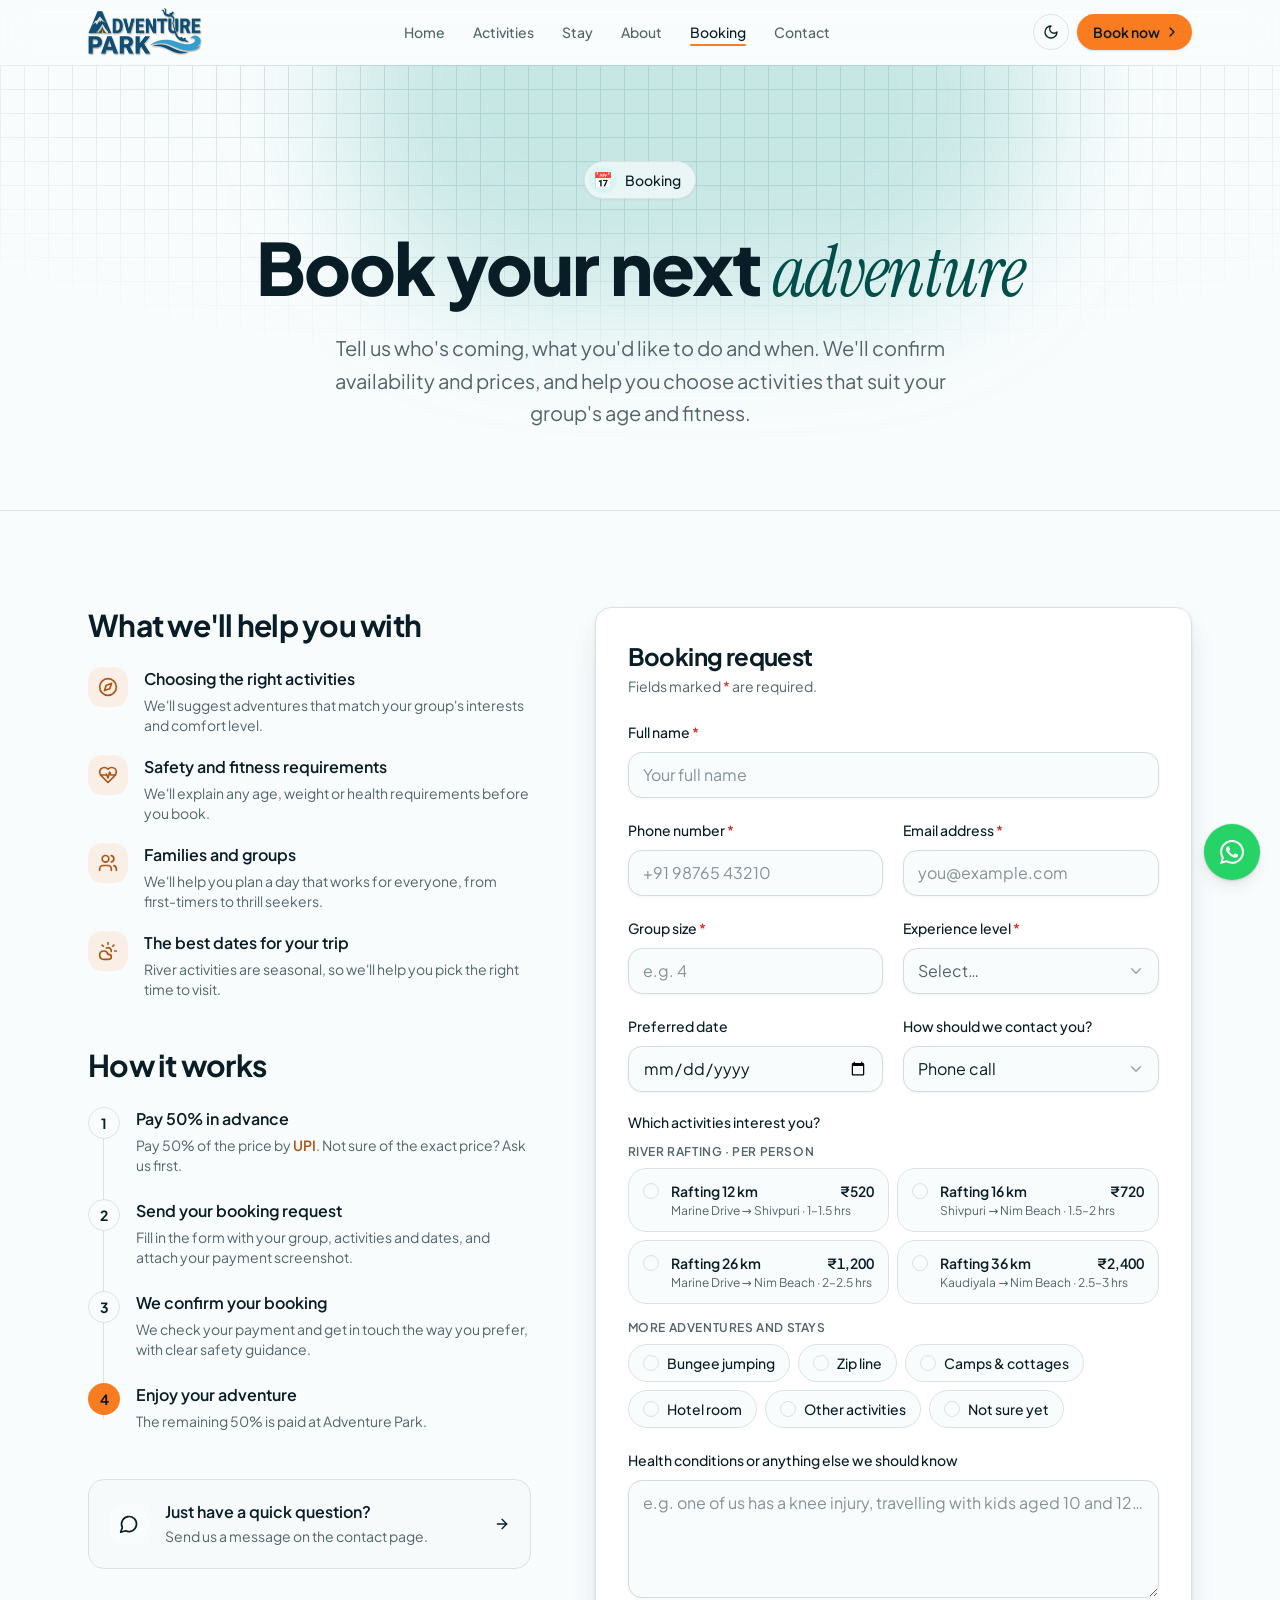
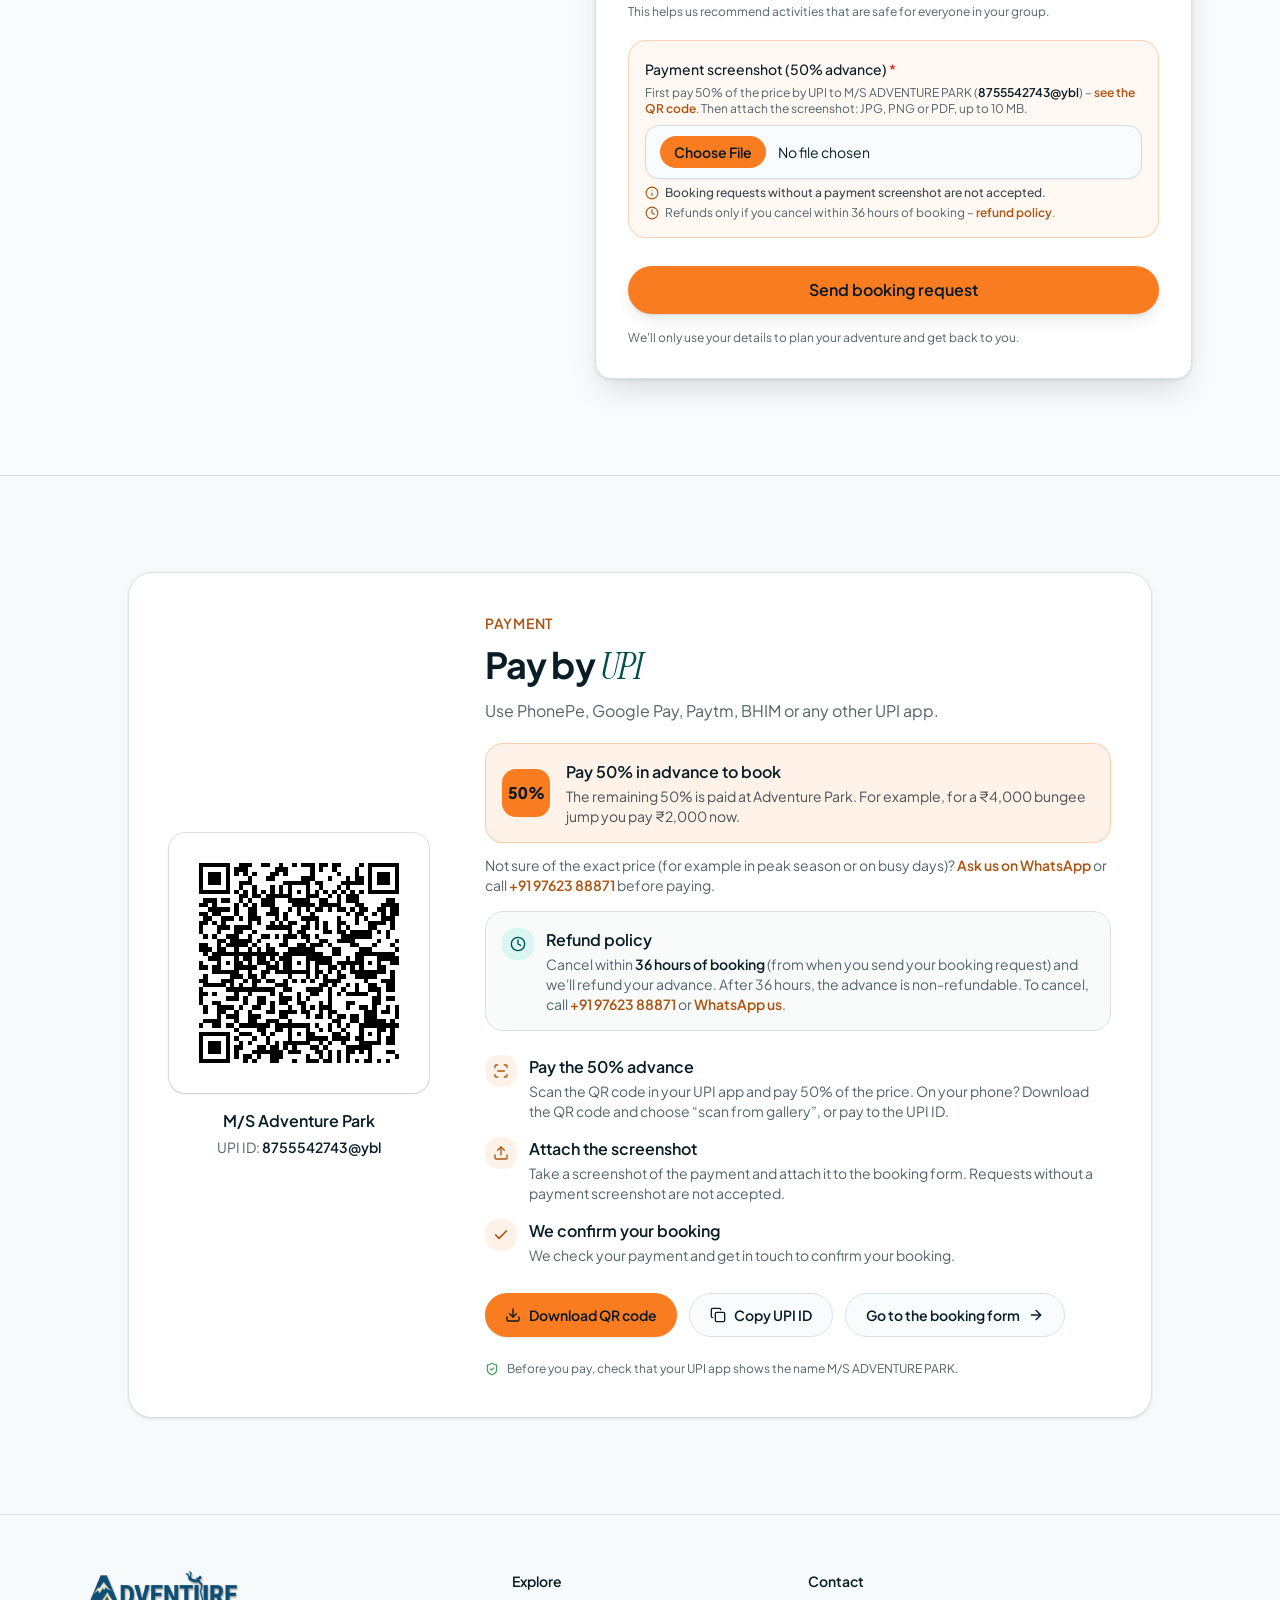
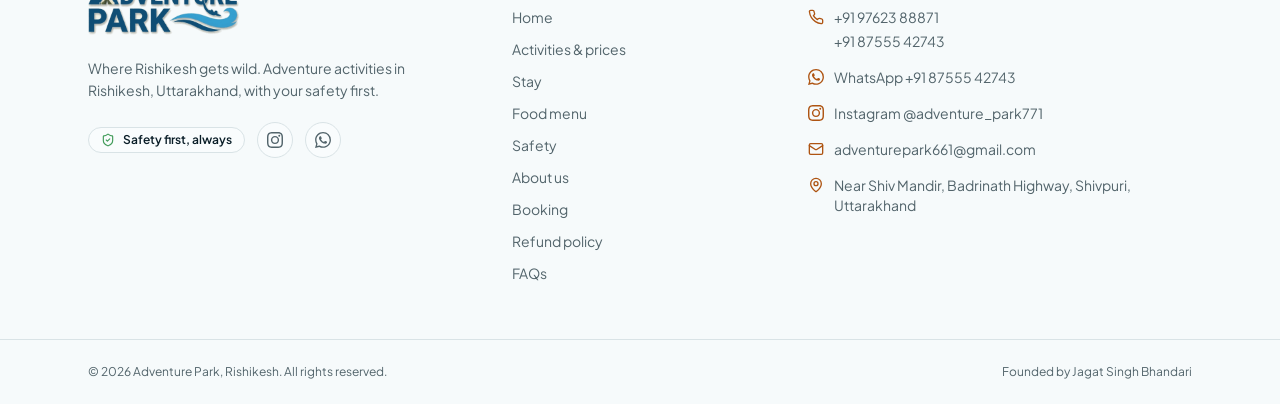
<file: booking.html>
<!doctype html>
<html lang="en-IN" class="scroll-smooth scroll-pt-20">
<head>
  <meta charset="UTF-8" />
  <meta name="viewport" content="width=device-width, initial-scale=1.0, viewport-fit=cover" />
  <title>Book Rafting, Bungee &amp; Camps in Rishikesh | Adventure Park</title>
  <meta name="description" content="Request a booking for river rafting, bungee jumping, zip line, luxury camps &amp; cottages or hotel rooms in Rishikesh. We confirm availability and prices." />
  <link rel="canonical" href="https://adventureprk.netlify.app/booking.html" />
  <meta name="robots" content="index, follow, max-image-preview:large, max-snippet:-1, max-video-preview:-1" />
  <meta name="author" content="Adventure Park, Rishikesh" />
  <meta name="geo.region" content="IN-UT" />
  <meta name="geo.placename" content="Shivpuri, Rishikesh, Uttarakhand" />
  <!-- Link previews (WhatsApp, Facebook, X, LinkedIn…) -->
  <meta property="og:type" content="website" />
  <meta property="og:site_name" content="Adventure Park Rishikesh" />
  <meta property="og:locale" content="en_IN" />
  <meta property="og:title" content="Book Rafting, Bungee &amp; Camps in Rishikesh | Adventure Park" />
  <meta property="og:description" content="Request a booking for river rafting, bungee jumping, zip line, luxury camps &amp; cottages or hotel rooms in Rishikesh. We confirm availability and prices." />
  <meta property="og:url" content="https://adventureprk.netlify.app/booking.html" />
  <meta property="og:image" content="https://adventureprk.netlify.app/assets/og-image.png" />
  <meta property="og:image:width" content="1200" />
  <meta property="og:image:height" content="630" />
  <meta property="og:image:alt" content="Adventure Park — Where Rishikesh gets wild. River rafting, bungee jumping, zip line, camps &amp; cottages." />
  <meta name="twitter:card" content="summary_large_image" />
  <meta name="twitter:title" content="Book Rafting, Bungee &amp; Camps in Rishikesh | Adventure Park" />
  <meta name="twitter:description" content="Request a booking for river rafting, bungee jumping, zip line, luxury camps &amp; cottages or hotel rooms in Rishikesh. We confirm availability and prices." />
  <meta name="twitter:image" content="https://adventureprk.netlify.app/assets/og-image.png" />
  <link rel="manifest" href="site.webmanifest" />
  <meta name="theme-color" content="#f7fbfc" media="(prefers-color-scheme: light)" />
  <meta name="theme-color" content="#0b151c" media="(prefers-color-scheme: dark)" />
  <!-- Structured data (schema.org JSON-LD) for search engines and AI assistants -->
  <script type="application/ld+json">
{
  "@context": "https://schema.org",
  "@graph": [
    {
      "@type": [
        "SportsActivityLocation",
        "TouristAttraction"
      ],
      "@id": "https://adventureprk.netlify.app/#business",
      "name": "Adventure Park",
      "alternateName": [
        "Adventure Park Rishikesh",
        "Adventure Park Shivpuri"
      ],
      "slogan": "Where Rishikesh gets wild",
      "description": "Adventure activities and stays in Shivpuri, Rishikesh: river rafting on the Ganga (12–36 km), bungee jumping from 109 m, zip line, luxury camps & cottages with meals, and hotel rooms. Safety first, always.",
      "url": "https://adventureprk.netlify.app/",
      "logo": {
        "@type": "ImageObject",
        "url": "https://adventureprk.netlify.app/assets/logo.png",
        "width": 454,
        "height": 192
      },
      "image": [
        "https://adventureprk.netlify.app/assets/photos/rafting-1-1440.webp",
        "https://adventureprk.netlify.app/assets/photos/rafting-2-1440.webp",
        "https://adventureprk.netlify.app/assets/og-image.png",
        "https://adventureprk.netlify.app/assets/logo.png"
      ],
      "telephone": "+91-97623-88871",
      "email": "adventurepark661@gmail.com",
      "address": {
        "@type": "PostalAddress",
        "streetAddress": "Near Shiv Mandir, Badrinath Highway",
        "addressLocality": "Shivpuri, Rishikesh",
        "addressRegion": "Uttarakhand",
        "addressCountry": "IN"
      },
      "hasMap": "https://maps.app.goo.gl/CKrMGT2h8CRNrcmi6",
      "areaServed": {
        "@type": "City",
        "name": "Rishikesh",
        "containedInPlace": {
          "@type": "State",
          "name": "Uttarakhand"
        }
      },
      "sameAs": [
        "https://www.instagram.com/adventure_park771/"
      ],
      "founder": {
        "@id": "https://adventureprk.netlify.app/about.html#founder"
      },
      "foundingDate": "2006",
      "priceRange": "₹520–₹4,000",
      "currenciesAccepted": "INR",
      "paymentAccepted": "UPI (PhonePe, Google Pay, Paytm, BHIM or any UPI app)",
      "contactPoint": [
        {
          "@type": "ContactPoint",
          "telephone": "+91-97623-88871",
          "contactType": "customer service",
          "areaServed": "IN"
        },
        {
          "@type": "ContactPoint",
          "telephone": "+91-87555-42743",
          "contactType": "reservations",
          "areaServed": "IN",
          "description": "Phone and WhatsApp",
          "url": "https://wa.me/918755542743"
        }
      ]
    },
    {
      "@type": "WebSite",
      "@id": "https://adventureprk.netlify.app/#website",
      "url": "https://adventureprk.netlify.app/",
      "name": "Adventure Park Rishikesh",
      "alternateName": "Adventure Park",
      "inLanguage": "en-IN",
      "publisher": {
        "@id": "https://adventureprk.netlify.app/#business"
      }
    },
    {
      "@id": "https://adventureprk.netlify.app/booking.html#webpage",
      "url": "https://adventureprk.netlify.app/booking.html",
      "name": "Book Rafting, Bungee & Camps in Rishikesh | Adventure Park",
      "description": "Request a booking for river rafting, bungee jumping, zip line, luxury camps & cottages or hotel rooms in Rishikesh. We confirm availability and prices.",
      "inLanguage": "en-IN",
      "isPartOf": {
        "@id": "https://adventureprk.netlify.app/#website"
      },
      "about": {
        "@id": "https://adventureprk.netlify.app/#business"
      },
      "primaryImageOfPage": {
        "@type": "ImageObject",
        "url": "https://adventureprk.netlify.app/assets/og-image.png",
        "width": 1200,
        "height": 630
      },
      "dateModified": "2026-10-09",
      "@type": "WebPage",
      "breadcrumb": {
        "@id": "https://adventureprk.netlify.app/booking.html#breadcrumb"
      },
      "potentialAction": {
        "@type": "ReserveAction",
        "name": "Send a booking request",
        "target": {
          "@type": "EntryPoint",
          "urlTemplate": "https://adventureprk.netlify.app/booking.html",
          "actionPlatform": [
            "https://schema.org/DesktopWebPlatform",
            "https://schema.org/MobileWebPlatform"
          ]
        },
        "object": {
          "@id": "https://adventureprk.netlify.app/#business"
        }
      }
    },
    {
      "@type": "BreadcrumbList",
      "@id": "https://adventureprk.netlify.app/booking.html#breadcrumb",
      "itemListElement": [
        {
          "@type": "ListItem",
          "position": 1,
          "name": "Home",
          "item": "https://adventureprk.netlify.app/"
        },
        {
          "@type": "ListItem",
          "position": 2,
          "name": "Booking",
          "item": "https://adventureprk.netlify.app/booking.html"
        }
      ]
    }
  ]
}
  </script>
  <link rel="icon" href="favicon.ico" sizes="any" />
  <link rel="icon" href="assets/icon-192.png" type="image/png" sizes="192x192" />
  <link rel="apple-touch-icon" href="assets/apple-touch-icon.png" />

  <!-- Both fonts the first screen uses, fetched early so text appears in them straight away -->
  <link rel="preload" href="assets/fonts/plus-jakarta-sans.woff2" as="font" type="font/woff2" crossorigin />
  <link rel="preload" href="assets/fonts/instrument-serif-italic-latin.woff2" as="font" type="font/woff2" crossorigin />
  <!-- Theme colours (tweakcn format) -->
  <link rel="stylesheet" href="assets/theme.css?v=f384fb99f1" />
  <!-- Styles and fonts: Tailwind CSS v4, built from assets/tailwind.css -->
  <link rel="stylesheet" href="assets/styles.css?v=330df259c6" />
  <!-- Light/dark mode, set before the page paints -->
  <script src="assets/head.js?v=cdf2d86312"></script>
</head>
<body class="min-h-screen overflow-x-clip antialiased">

  <a href="#main" class="sr-only z-[60] rounded-md bg-primary px-4 py-2 font-semibold text-primary-foreground focus:not-sr-only focus:fixed focus:left-4 focus:top-4">Skip to content</a>

  <!-- ============ HEADER ============ -->
  <header data-header class="sticky top-[env(safe-area-inset-top,0px)] z-50 w-full border-b border-transparent backdrop-blur-lg transition duration-300 data-scrolled:border-border/60 data-scrolled:bg-background/80 data-scrolled:shadow-sm data-menu:border-border/60 data-menu:bg-background data-menu:shadow-none">
    <div class="mx-auto flex h-16 max-w-6xl items-center justify-between gap-4 px-4 md:px-6">
      <a href="index.html" class="group flex shrink-0 items-center rounded-lg transition dark:bg-foreground dark:px-2 dark:py-1">
        <img src="assets/logo.png" alt="Adventure Park" width="454" height="192" class="h-11 w-auto transition duration-300 group-hover:scale-[1.03] sm:h-12" />
      </a>

      <nav aria-label="Main" class="hidden items-center gap-1 lg:flex">
        <a href="index.html" class="relative rounded-md px-3 py-2 text-sm font-medium transition-colors after:absolute after:inset-x-3 after:bottom-1 after:h-0.5 after:origin-left after:rounded-full after:bg-primary after:transition-transform after:duration-300 text-muted-foreground hover:text-foreground after:scale-x-0 hover:after:scale-x-100">Home</a>
        <a href="index.html#activities" class="relative rounded-md px-3 py-2 text-sm font-medium transition-colors after:absolute after:inset-x-3 after:bottom-1 after:h-0.5 after:origin-left after:rounded-full after:bg-primary after:transition-transform after:duration-300 text-muted-foreground hover:text-foreground after:scale-x-0 hover:after:scale-x-100">Activities</a>
        <a href="index.html#stay" class="relative rounded-md px-3 py-2 text-sm font-medium transition-colors after:absolute after:inset-x-3 after:bottom-1 after:h-0.5 after:origin-left after:rounded-full after:bg-primary after:transition-transform after:duration-300 text-muted-foreground hover:text-foreground after:scale-x-0 hover:after:scale-x-100">Stay</a>
        <a href="about.html" class="relative rounded-md px-3 py-2 text-sm font-medium transition-colors after:absolute after:inset-x-3 after:bottom-1 after:h-0.5 after:origin-left after:rounded-full after:bg-primary after:transition-transform after:duration-300 text-muted-foreground hover:text-foreground after:scale-x-0 hover:after:scale-x-100">About</a>
        <a href="booking.html" aria-current="page" class="relative rounded-md px-3 py-2 text-sm font-medium transition-colors after:absolute after:inset-x-3 after:bottom-1 after:h-0.5 after:origin-left after:rounded-full after:bg-primary after:transition-transform after:duration-300 text-foreground after:scale-x-100">Booking</a>
        <a href="contact.html" class="relative rounded-md px-3 py-2 text-sm font-medium transition-colors after:absolute after:inset-x-3 after:bottom-1 after:h-0.5 after:origin-left after:rounded-full after:bg-primary after:transition-transform after:duration-300 text-muted-foreground hover:text-foreground after:scale-x-0 hover:after:scale-x-100">Contact</a>
      </nav>

      <div class="flex items-center gap-2">
        <button type="button" data-theme-toggle aria-label="Switch between light and dark mode" class="relative grid size-9 place-items-center rounded-full border bg-background/60 transition hover:scale-105 hover:bg-accent">
          <svg aria-hidden="true" xmlns="http://www.w3.org/2000/svg" viewBox="0 0 24 24" fill="none" stroke="currentColor" stroke-width="2" stroke-linecap="round" stroke-linejoin="round" class="absolute size-4 rotate-90 scale-0 transition duration-300 dark:rotate-0 dark:scale-100"><circle cx="12" cy="12" r="4"/><path d="M12 2v2"/><path d="M12 20v2"/><path d="m4.93 4.93 1.41 1.41"/><path d="m17.66 17.66 1.41 1.41"/><path d="M2 12h2"/><path d="M20 12h2"/><path d="m6.34 17.66-1.41 1.41"/><path d="m19.07 4.93-1.41 1.41"/></svg>
          <svg aria-hidden="true" xmlns="http://www.w3.org/2000/svg" viewBox="0 0 24 24" fill="none" stroke="currentColor" stroke-width="2" stroke-linecap="round" stroke-linejoin="round" class="absolute size-4 rotate-0 scale-100 transition duration-300 dark:-rotate-90 dark:scale-0"><path d="M12 3a6 6 0 0 0 9 9 9 9 0 1 1-9-9Z"/></svg>
        </button>
        <a href="booking.html" class="group hidden h-9 items-center gap-1 rounded-full bg-primary pl-4 pr-3 text-sm font-semibold text-primary-foreground shadow-sm transition hover:scale-[1.03] hover:shadow-md sm:inline-flex">
          Book now
          <svg aria-hidden="true" xmlns="http://www.w3.org/2000/svg" viewBox="0 0 24 24" fill="none" stroke="currentColor" stroke-width="2" stroke-linecap="round" stroke-linejoin="round" class="size-4 transition-transform group-hover:translate-x-0.5"><path d="m9 18 6-6-6-6"/></svg>
        </a>
        <button id="menu-btn" type="button" aria-expanded="false" aria-controls="mobile-menu" aria-label="Menu" class="group grid size-9 place-items-center rounded-full border bg-background/60 transition active:scale-90 lg:hidden">
          <svg aria-hidden="true" xmlns="http://www.w3.org/2000/svg" viewBox="0 0 24 24" fill="none" stroke="currentColor" stroke-width="2" stroke-linecap="round" stroke-linejoin="round" class="size-4 group-aria-expanded:hidden"><path d="M4 6h16"/><path d="M4 12h16"/><path d="M4 18h16"/></svg>
          <svg aria-hidden="true" xmlns="http://www.w3.org/2000/svg" viewBox="0 0 24 24" fill="none" stroke="currentColor" stroke-width="2" stroke-linecap="round" stroke-linejoin="round" class="hidden size-4 group-aria-expanded:block"><path d="M18 6 6 18"/><path d="m6 6 12 12"/></svg>
        </button>
      </div>
    </div>

  </header>

  <!-- Mobile menu: full screen below the header (kept outside the header, whose blur would confine it) -->
  <div id="mobile-menu" class="group invisible fixed inset-x-0 bottom-0 top-[calc(4rem+env(safe-area-inset-top,0px))] z-40 overflow-y-auto overscroll-contain bg-background opacity-0 transition-[opacity,visibility] duration-300 data-open:visible data-open:opacity-100 lg:hidden">
    <div aria-hidden="true" class="pointer-events-none absolute inset-0 -z-10 bg-grid [mask-image:radial-gradient(ellipse_90%_55%_at_50%_0%,#000_35%,transparent_100%)]"></div>
    <div aria-hidden="true" class="pointer-events-none absolute -top-24 left-1/2 -z-10 h-72 w-[36rem] max-w-[160vw] -translate-x-1/2 rounded-full bg-primary/15 blur-3xl"></div>
    <nav aria-label="Mobile" class="mx-auto flex min-h-full max-w-6xl flex-col px-4 pb-[calc(2rem+env(safe-area-inset-bottom,0px))] pt-4 md:px-6">
      <ul>
          <li><a href="index.html" class="[--i:0] group/link flex -translate-x-6 items-center justify-between gap-4 border-b py-4 text-3xl font-bold tracking-tight opacity-0 transition duration-500 [transition-delay:calc(var(--i)*60ms+60ms)] group-data-open:translate-x-0 group-data-open:opacity-100 hover:text-primary-ink"><span class="flex items-center gap-3">Home</span><svg aria-hidden="true" xmlns="http://www.w3.org/2000/svg" viewBox="0 0 24 24" fill="none" stroke="currentColor" stroke-width="2" stroke-linecap="round" stroke-linejoin="round" class="size-6 shrink-0 text-muted-foreground transition-transform duration-300 group-hover/link:translate-x-1 group-hover/link:text-primary-ink"><path d="M5 12h14"/><path d="m12 5 7 7-7 7"/></svg></a></li>
          <li><a href="index.html#activities" class="[--i:1] group/link flex -translate-x-6 items-center justify-between gap-4 border-b py-4 text-3xl font-bold tracking-tight opacity-0 transition duration-500 [transition-delay:calc(var(--i)*60ms+60ms)] group-data-open:translate-x-0 group-data-open:opacity-100 hover:text-primary-ink"><span class="flex items-center gap-3">Activities</span><svg aria-hidden="true" xmlns="http://www.w3.org/2000/svg" viewBox="0 0 24 24" fill="none" stroke="currentColor" stroke-width="2" stroke-linecap="round" stroke-linejoin="round" class="size-6 shrink-0 text-muted-foreground transition-transform duration-300 group-hover/link:translate-x-1 group-hover/link:text-primary-ink"><path d="M5 12h14"/><path d="m12 5 7 7-7 7"/></svg></a></li>
          <li><a href="index.html#stay" class="[--i:2] group/link flex -translate-x-6 items-center justify-between gap-4 border-b py-4 text-3xl font-bold tracking-tight opacity-0 transition duration-500 [transition-delay:calc(var(--i)*60ms+60ms)] group-data-open:translate-x-0 group-data-open:opacity-100 hover:text-primary-ink"><span class="flex items-center gap-3">Stay</span><svg aria-hidden="true" xmlns="http://www.w3.org/2000/svg" viewBox="0 0 24 24" fill="none" stroke="currentColor" stroke-width="2" stroke-linecap="round" stroke-linejoin="round" class="size-6 shrink-0 text-muted-foreground transition-transform duration-300 group-hover/link:translate-x-1 group-hover/link:text-primary-ink"><path d="M5 12h14"/><path d="m12 5 7 7-7 7"/></svg></a></li>
          <li><a href="about.html" class="[--i:3] group/link flex -translate-x-6 items-center justify-between gap-4 border-b py-4 text-3xl font-bold tracking-tight opacity-0 transition duration-500 [transition-delay:calc(var(--i)*60ms+60ms)] group-data-open:translate-x-0 group-data-open:opacity-100 hover:text-primary-ink"><span class="flex items-center gap-3">About</span><svg aria-hidden="true" xmlns="http://www.w3.org/2000/svg" viewBox="0 0 24 24" fill="none" stroke="currentColor" stroke-width="2" stroke-linecap="round" stroke-linejoin="round" class="size-6 shrink-0 text-muted-foreground transition-transform duration-300 group-hover/link:translate-x-1 group-hover/link:text-primary-ink"><path d="M5 12h14"/><path d="m12 5 7 7-7 7"/></svg></a></li>
          <li><a href="booking.html" aria-current="page" class="[--i:4] group/link flex -translate-x-6 items-center justify-between gap-4 border-b py-4 text-3xl font-bold tracking-tight opacity-0 transition duration-500 [transition-delay:calc(var(--i)*60ms+60ms)] group-data-open:translate-x-0 group-data-open:opacity-100 text-primary-ink"><span class="flex items-center gap-3">Booking<span class="size-2 rounded-full bg-primary" aria-hidden="true"></span></span><svg aria-hidden="true" xmlns="http://www.w3.org/2000/svg" viewBox="0 0 24 24" fill="none" stroke="currentColor" stroke-width="2" stroke-linecap="round" stroke-linejoin="round" class="size-6 shrink-0 text-muted-foreground transition-transform duration-300 group-hover/link:translate-x-1 group-hover/link:text-primary-ink"><path d="M5 12h14"/><path d="m12 5 7 7-7 7"/></svg></a></li>
          <li><a href="contact.html" class="[--i:5] group/link flex -translate-x-6 items-center justify-between gap-4 border-b py-4 text-3xl font-bold tracking-tight opacity-0 transition duration-500 [transition-delay:calc(var(--i)*60ms+60ms)] group-data-open:translate-x-0 group-data-open:opacity-100 hover:text-primary-ink"><span class="flex items-center gap-3">Contact</span><svg aria-hidden="true" xmlns="http://www.w3.org/2000/svg" viewBox="0 0 24 24" fill="none" stroke="currentColor" stroke-width="2" stroke-linecap="round" stroke-linejoin="round" class="size-6 shrink-0 text-muted-foreground transition-transform duration-300 group-hover/link:translate-x-1 group-hover/link:text-primary-ink"><path d="M5 12h14"/><path d="m12 5 7 7-7 7"/></svg></a></li>
      </ul>
      <div class="mt-auto translate-y-4 pt-10 opacity-0 transition duration-500 [transition-delay:380ms] group-data-open:translate-y-0 group-data-open:opacity-100">
        <a href="booking.html" class="group/cta flex h-14 items-center justify-center gap-2 rounded-full bg-primary text-lg font-semibold text-primary-foreground shadow-lg transition active:scale-[0.98]">
          Book now <svg aria-hidden="true" xmlns="http://www.w3.org/2000/svg" viewBox="0 0 24 24" fill="none" stroke="currentColor" stroke-width="2" stroke-linecap="round" stroke-linejoin="round" class="size-5 transition-transform group-hover/cta:translate-x-0.5"><path d="M5 12h14"/><path d="m12 5 7 7-7 7"/></svg>
        </a>
        <div class="mt-8 grid gap-3 text-sm text-muted-foreground">
          <p class="flex items-center gap-2.5"><svg aria-hidden="true" xmlns="http://www.w3.org/2000/svg" viewBox="0 0 24 24" fill="none" stroke="currentColor" stroke-width="2" stroke-linecap="round" stroke-linejoin="round" class="size-4 shrink-0 text-primary-ink"><path d="M22 16.92v3a2 2 0 0 1-2.18 2 19.79 19.79 0 0 1-8.63-3.07 19.5 19.5 0 0 1-6-6 19.79 19.79 0 0 1-3.07-8.67A2 2 0 0 1 4.11 2h3a2 2 0 0 1 2 1.72 12.84 12.84 0 0 0 .7 2.81 2 2 0 0 1-.45 2.11L8.09 9.91a16 16 0 0 0 6 6l1.27-1.27a2 2 0 0 1 2.11-.45 12.84 12.84 0 0 0 2.81.7A2 2 0 0 1 22 16.92z"/></svg>
            <a href="tel:+919762388871" class="font-medium text-foreground">+91 97623 88871</a><span aria-hidden="true">·</span><a href="tel:+918755542743" class="font-medium text-foreground">+91 87555 42743</a></p>
          <p class="flex items-center gap-2.5"><svg aria-hidden="true" xmlns="http://www.w3.org/2000/svg" viewBox="0 0 24 24" fill="none" stroke="currentColor" stroke-width="2" stroke-linecap="round" stroke-linejoin="round" class="size-4 shrink-0 text-primary-ink"><rect width="20" height="16" x="2" y="4" rx="2"/><path d="m22 7-8.97 5.7a1.94 1.94 0 0 1-2.06 0L2 7"/></svg>
            <a href="mailto:adventurepark661@gmail.com" class="break-all font-medium text-foreground">adventurepark661@gmail.com</a></p>
          <p class="flex items-center gap-2.5"><svg aria-hidden="true" xmlns="http://www.w3.org/2000/svg" viewBox="0 0 24 24" fill="none" stroke="currentColor" stroke-width="2" stroke-linecap="round" stroke-linejoin="round" class="size-4 shrink-0 text-primary-ink"><path d="M20 10c0 4.993-5.539 10.193-7.399 11.799a1 1 0 0 1-1.202 0C9.539 20.193 4 14.993 4 10a8 8 0 0 1 16 0"/><circle cx="12" cy="10" r="3"/></svg>
            <a href="https://maps.app.goo.gl/CKrMGT2h8CRNrcmi6" target="_blank" rel="noopener" class="font-medium text-foreground">Shivpuri, Badrinath Highway, Uttarakhand</a></p>
          <p class="flex items-center gap-2.5"><svg aria-hidden="true" xmlns="http://www.w3.org/2000/svg" viewBox="0 0 24 24" fill="currentColor" class="size-4 shrink-0 text-primary-ink"><path d="M7.0301.084c-1.2768.0602-2.1487.264-2.911.5634-.7888.3075-1.4575.72-2.1228 1.3877-.6652.6677-1.075 1.3368-1.3802 2.127-.2954.7638-.4956 1.6365-.552 2.914-.0564 1.2775-.0689 1.6882-.0626 4.947.0062 3.2586.0206 3.6671.0825 4.9473.061 1.2765.264 2.1482.5635 2.9107.308.7889.72 1.4573 1.388 2.1228.6679.6655 1.3365 1.0743 2.1285 1.38.7632.295 1.6361.4961 2.9134.552 1.2773.056 1.6884.069 4.9462.0627 3.2578-.0062 3.668-.0207 4.9478-.0814 1.28-.0607 2.147-.2652 2.9098-.5633.7889-.3086 1.4578-.72 2.1228-1.3881.665-.6682 1.0745-1.3378 1.3795-2.1284.2957-.7632.4966-1.636.552-2.9124.056-1.2809.0692-1.6898.063-4.948-.0063-3.2583-.021-3.6668-.0817-4.9465-.0607-1.2797-.264-2.1487-.5633-2.9117-.3084-.7889-.72-1.4568-1.3876-2.1228C21.2982 1.33 20.628.9208 19.8378.6165 19.074.321 18.2017.1197 16.9244.0645 15.6471.0093 15.236-.005 11.977.0014 8.718.0076 8.31.0215 7.0301.0839m.1402 21.6932c-1.17-.0509-1.8053-.2453-2.2287-.408-.5606-.216-.96-.4771-1.3819-.895-.422-.4178-.6811-.8186-.9-1.378-.1644-.4234-.3624-1.058-.4171-2.228-.0595-1.2645-.072-1.6442-.079-4.848-.007-3.2037.0053-3.583.0607-4.848.05-1.169.2456-1.805.408-2.2282.216-.5613.4762-.96.895-1.3816.4188-.4217.8184-.6814 1.3783-.9003.423-.1651 1.0575-.3614 2.227-.4171 1.2655-.06 1.6447-.072 4.848-.079 3.2033-.007 3.5835.005 4.8495.0608 1.169.0508 1.8053.2445 2.228.408.5608.216.96.4754 1.3816.895.4217.4194.6816.8176.9005 1.3787.1653.4217.3617 1.056.4169 2.2263.0602 1.2655.0739 1.645.0796 4.848.0058 3.203-.0055 3.5834-.061 4.848-.051 1.17-.245 1.8055-.408 2.2294-.216.5604-.4763.96-.8954 1.3814-.419.4215-.8181.6811-1.3783.9-.4224.1649-1.0577.3617-2.2262.4174-1.2656.0595-1.6448.072-4.8493.079-3.2045.007-3.5825-.006-4.848-.0608M16.953 5.5864A1.44 1.44 0 1 0 18.39 4.144a1.44 1.44 0 0 0-1.437 1.4424M5.8385 12.012c.0067 3.4032 2.7706 6.1557 6.173 6.1493 3.4026-.0065 6.157-2.7701 6.1506-6.1733-.0065-3.4032-2.771-6.1565-6.174-6.1498-3.403.0067-6.156 2.771-6.1496 6.1738M8 12.0077a4 4 0 1 1 4.008 3.9921A3.9996 3.9996 0 0 1 8 12.0077"/></svg>
            <a href="https://www.instagram.com/adventure_park771/" target="_blank" rel="noopener" class="font-medium text-foreground">@adventure_park771</a></p>
        </div>
      </div>
    </nav>
  </div>

  <main id="main">

    <!-- ============ PAGE HERO ============ -->
    <section data-hero class="relative isolate overflow-hidden">
      <div aria-hidden="true" class="absolute inset-0 -z-10 bg-grid [mask-image:radial-gradient(ellipse_70%_70%_at_50%_0%,#000_45%,transparent_100%)]"></div>
      <!-- Hover effects (assets/hero-fx.js): the glow drifts toward the pointer, dashes gather around it -->
      <div data-hero-glow aria-hidden="true" class="pointer-events-none absolute inset-0 -z-10 transition-transform duration-[1400ms] ease-out will-change-transform [transform:translate3d(var(--gx,0px),var(--gy,0px),0)]">
        <div class="absolute -top-40 left-1/2 h-[26rem] w-[44rem] max-w-[150vw] -translate-x-1/2 rounded-full bg-chart-2/20 blur-3xl"></div>
      </div>
      <canvas data-hero-canvas aria-hidden="true" class="pointer-events-none absolute inset-0 -z-10 size-full"></canvas>
      <div class="mx-auto max-w-4xl px-4 pb-14 pt-14 text-center md:px-6 md:pb-20 md:pt-24">
        <p class="group inline-flex animate-fade-up items-center gap-2 rounded-full border bg-background/70 py-1 pl-1 pr-3.5 text-sm font-medium shadow-xs backdrop-blur">
          <span aria-hidden="true" class="grid size-7 place-items-center rounded-full bg-secondary text-base leading-none transition-transform duration-300 group-hover:-rotate-12 group-hover:scale-110">📅</span>
          Booking
        </p>
        <h1 class="mt-8 animate-fade-up text-4xl font-extrabold tracking-tight [animation-delay:100ms] sm:text-5xl md:text-6xl lg:text-7xl">
          Book your next <span class="font-serif font-normal italic text-secondary-foreground">adventure</span>
        </h1>
        <p class="mx-auto mt-6 max-w-2xl animate-fade-up text-lg leading-relaxed text-muted-foreground [animation-delay:200ms] md:text-xl">
          Tell us who's coming, what you'd like to do and when. We'll confirm availability and prices, and help you choose activities that suit your group's age and fitness.
        </p>
      </div>
    </section>

    <!-- ============ BOOKING ============ -->
    <section class="border-t py-16 md:py-24">
      <div class="mx-auto grid max-w-6xl gap-12 px-4 md:px-6 lg:grid-cols-[1fr_1.35fr] lg:gap-16">

        <div class="space-y-12">
          <div class="reveal">
            <h2 class="text-2xl font-bold tracking-tight md:text-3xl">What we'll help you with</h2>
            <ul class="mt-6 grid gap-5">
              <li class="flex gap-4">
                <span class="grid size-10 shrink-0 place-items-center rounded-lg bg-primary/10 text-primary-ink"><svg aria-hidden="true" xmlns="http://www.w3.org/2000/svg" viewBox="0 0 24 24" fill="none" stroke="currentColor" stroke-width="2" stroke-linecap="round" stroke-linejoin="round" class="size-5"><circle cx="12" cy="12" r="10"/><path d="m16.24 7.76-2.12 6.36-6.36 2.12 2.12-6.36 6.36-2.12z"/></svg></span>
                <div><h3 class="font-semibold">Choosing the right activities</h3><p class="mt-1 text-sm text-muted-foreground">We'll suggest adventures that match your group's interests and comfort level.</p></div>
              </li>
              <li class="flex gap-4">
                <span class="grid size-10 shrink-0 place-items-center rounded-lg bg-primary/10 text-primary-ink"><svg aria-hidden="true" xmlns="http://www.w3.org/2000/svg" viewBox="0 0 24 24" fill="none" stroke="currentColor" stroke-width="2" stroke-linecap="round" stroke-linejoin="round" class="size-5"><path d="M19 14c1.49-1.46 3-3.21 3-5.5A5.5 5.5 0 0 0 16.5 3c-1.76 0-3 .5-4.5 2-1.5-1.5-2.74-2-4.5-2A5.5 5.5 0 0 0 2 8.5c0 2.3 1.5 4.05 3 5.5l7 7Z"/><path d="M3.22 12H9.5l.5-1 2 4.5 2-7 1.5 3.5h5.27"/></svg></span>
                <div><h3 class="font-semibold">Safety and fitness requirements</h3><p class="mt-1 text-sm text-muted-foreground">We'll explain any age, weight or health requirements before you book.</p></div>
              </li>
              <li class="flex gap-4">
                <span class="grid size-10 shrink-0 place-items-center rounded-lg bg-primary/10 text-primary-ink"><svg aria-hidden="true" xmlns="http://www.w3.org/2000/svg" viewBox="0 0 24 24" fill="none" stroke="currentColor" stroke-width="2" stroke-linecap="round" stroke-linejoin="round" class="size-5"><path d="M16 21v-2a4 4 0 0 0-4-4H6a4 4 0 0 0-4 4v2"/><circle cx="9" cy="7" r="4"/><path d="M22 21v-2a4 4 0 0 0-3-3.87"/><path d="M16 3.13a4 4 0 0 1 0 7.75"/></svg></span>
                <div><h3 class="font-semibold">Families and groups</h3><p class="mt-1 text-sm text-muted-foreground">We'll help you plan a day that works for everyone, from first-timers to thrill seekers.</p></div>
              </li>
              <li class="flex gap-4">
                <span class="grid size-10 shrink-0 place-items-center rounded-lg bg-primary/10 text-primary-ink"><svg aria-hidden="true" xmlns="http://www.w3.org/2000/svg" viewBox="0 0 24 24" fill="none" stroke="currentColor" stroke-width="2" stroke-linecap="round" stroke-linejoin="round" class="size-5"><path d="M12 2v2"/><path d="m4.93 4.93 1.41 1.41"/><path d="M20 12h2"/><path d="m19.07 4.93-1.41 1.41"/><path d="M15.947 12.65a4 4 0 0 0-5.925-4.128"/><path d="M13 22H7a5 5 0 1 1 4.9-6H13a3 3 0 0 1 0 6Z"/></svg></span>
                <div><h3 class="font-semibold">The best dates for your trip</h3><p class="mt-1 text-sm text-muted-foreground">River activities are seasonal, so we'll help you pick the right time to visit.</p></div>
              </li>
            </ul>
          </div>

          <div class="reveal [--d:100ms]">
            <h2 class="text-2xl font-bold tracking-tight md:text-3xl">How it works</h2>
            <ol class="relative mt-6 space-y-6 before:absolute before:bottom-3 before:left-[15px] before:top-3 before:w-px before:bg-border">
              <li class="relative flex gap-4">
                <span class="relative grid size-8 shrink-0 place-items-center rounded-full border bg-background text-sm font-bold">1</span>
                <div><h3 class="font-semibold">Pay 50% in advance</h3><p class="mt-1 text-sm text-muted-foreground">Pay 50% of the price by <a href="#pay" class="font-semibold text-primary-ink underline-offset-4 hover:underline">UPI</a>. Not sure of the exact price? Ask us first.</p></div>
              </li>
              <li class="relative flex gap-4">
                <span class="relative grid size-8 shrink-0 place-items-center rounded-full border bg-background text-sm font-bold">2</span>
                <div><h3 class="font-semibold">Send your booking request</h3><p class="mt-1 text-sm text-muted-foreground">Fill in the form with your group, activities and dates, and attach your payment screenshot.</p></div>
              </li>
              <li class="relative flex gap-4">
                <span class="relative grid size-8 shrink-0 place-items-center rounded-full border bg-background text-sm font-bold">3</span>
                <div><h3 class="font-semibold">We confirm your booking</h3><p class="mt-1 text-sm text-muted-foreground">We check your payment and get in touch the way you prefer, with clear safety guidance.</p></div>
              </li>
              <li class="relative flex gap-4">
                <span class="relative grid size-8 shrink-0 place-items-center rounded-full bg-primary text-sm font-bold text-primary-foreground">4</span>
                <div><h3 class="font-semibold">Enjoy your adventure</h3><p class="mt-1 text-sm text-muted-foreground">The remaining 50% is paid at Adventure Park.</p></div>
              </li>
            </ol>
          </div>

          <a href="contact.html" class="reveal group flex items-center gap-4 rounded-2xl border bg-muted/30 p-5 transition hover:bg-accent hover:text-accent-foreground [--d:200ms]">
            <span class="grid size-10 shrink-0 place-items-center rounded-lg bg-background"><svg aria-hidden="true" xmlns="http://www.w3.org/2000/svg" viewBox="0 0 24 24" fill="none" stroke="currentColor" stroke-width="2" stroke-linecap="round" stroke-linejoin="round" class="size-5"><path d="M7.9 20A9 9 0 1 0 4 16.1L2 22Z"/></svg></span>
            <span class="flex-1"><span class="block font-semibold">Just have a quick question?</span><span class="text-sm text-muted-foreground">Send us a message on the contact page.</span></span>
            <svg aria-hidden="true" xmlns="http://www.w3.org/2000/svg" viewBox="0 0 24 24" fill="none" stroke="currentColor" stroke-width="2" stroke-linecap="round" stroke-linejoin="round" class="size-4 transition-transform group-hover:translate-x-1"><path d="M5 12h14"/><path d="m12 5 7 7-7 7"/></svg>
          </a>
        </div>

        <!-- Form -->
        <div class="reveal lg:sticky lg:top-24 lg:self-start [--d:150ms]">
          <form id="booking-form" action="https://formsubmit.co/adventurepark661@gmail.com" method="POST" enctype="multipart/form-data" data-upload
                class="group relative overflow-hidden rounded-2xl border bg-card p-6 shadow-xl sm:p-8">
            <!-- FormSubmit settings: email subject, table layout, no captcha page, page to return to, spam trap -->
            <input type="hidden" name="_subject" value="New booking request – Adventure Park website" />
            <input type="hidden" name="_next" value="https://adventureprk.netlify.app/booking.html?sent=1#booking-form" />
            <input type="hidden" name="_template" value="table" />
            <input type="hidden" name="_captcha" value="false" />
            <p class="hidden"><label>Leave this empty: <input type="text" name="_honey" tabindex="-1" autocomplete="off" /></label></p>

            <div class="mb-6">
              <h2 class="text-2xl font-bold tracking-tight">Booking request</h2>
              <p class="mt-1 text-sm text-muted-foreground">Fields marked <span class="text-destructive">*</span> are required.</p>
            </div>

            <div class="grid gap-5 sm:grid-cols-2">
              <div class="sm:col-span-2">
                <label for="c-name" class="text-sm font-medium">Full name <span class="text-destructive">*</span></label>
                <input id="c-name" name="name" type="text" required minlength="2" maxlength="80" autocomplete="name" placeholder="Your full name" class="peer field" />
                <p class="mt-1.5 hidden text-sm text-destructive peer-user-invalid:block">Please enter your name.</p>
              </div>

              <div>
                <label for="c-phone" class="text-sm font-medium">Phone number <span class="text-destructive">*</span></label>
                <input id="c-phone" name="phone" type="tel" required autocomplete="tel" inputmode="tel" pattern="\+?[0-9][0-9 \-]{8,15}" title="At least 10 digits, e.g. +91 98765 43210" placeholder="+91 98765 43210" class="peer field" />
                <p class="mt-1.5 hidden text-sm text-destructive peer-user-invalid:block">Please enter a valid phone number.</p>
              </div>

              <div>
                <label for="c-email" class="text-sm font-medium">Email address <span class="text-destructive">*</span></label>
                <input id="c-email" name="email" type="email" required maxlength="254" autocomplete="email" placeholder="you@example.com" class="peer field" />
                <p class="mt-1.5 hidden text-sm text-destructive peer-user-invalid:block">Please enter a valid email address.</p>
              </div>

              <div>
                <label for="c-group" class="text-sm font-medium">Group size <span class="text-destructive">*</span></label>
                <input id="c-group" name="group size" type="number" required min="1" max="200" inputmode="numeric" placeholder="e.g. 4" class="peer field" />
                <p class="mt-1.5 hidden text-sm text-destructive peer-user-invalid:block">Please enter how many people are coming.</p>
              </div>

              <div>
                <label for="c-experience" class="text-sm font-medium">Experience level <span class="text-destructive">*</span></label>
                <select id="c-experience" name="experience" required class="peer field invalid:text-muted-foreground *:text-foreground">
                  <option value="" disabled selected>Select…</option>
                  <option>First adventure</option>
                  <option>Done a few adventures</option>
                  <option>Experienced</option>
                  <option>Mixed group</option>
                </select>
                <p class="mt-1.5 hidden text-sm text-destructive peer-user-invalid:block">Please choose an option.</p>
              </div>

              <div>
                <label for="c-date" class="text-sm font-medium">Preferred date</label>
                <input id="c-date" name="preferred date" type="date" data-min-today class="peer field" />
                <p class="mt-1.5 hidden text-sm text-destructive peer-user-invalid:block">Please choose a date from today onwards.</p>
              </div>

              <div>
                <label for="c-contact" class="text-sm font-medium">How should we contact you?</label>
                <select id="c-contact" name="contact by" class="field">
                  <option>Phone call</option>
                  <option>WhatsApp</option>
                  <option>Email</option>
                </select>
              </div>

              <fieldset class="sm:col-span-2">
                <legend class="text-sm font-medium">Which activities interest you?</legend>
                <fieldset class="mt-3">
                  <legend class="text-xs font-semibold uppercase tracking-wider text-muted-foreground">River rafting · per person</legend>
                  <div class="mt-2 grid gap-2 sm:grid-cols-2">
                    <label class="flex cursor-pointer select-none items-start gap-3 rounded-xl border bg-background px-3.5 py-3 text-sm transition hover:bg-accent has-checked:border-primary has-checked:bg-primary/10 has-focus-visible:ring-2 has-focus-visible:ring-ring">
                      <input type="checkbox" name="activities" value="River rafting 12 km (Marine Drive → Shivpuri)" class="peer sr-only" />
                      <span class="mt-0.5 grid size-4 shrink-0 place-items-center rounded-full border transition peer-checked:border-primary peer-checked:bg-primary peer-checked:text-primary-foreground [&>svg]:opacity-0 peer-checked:[&>svg]:opacity-100"><svg aria-hidden="true" xmlns="http://www.w3.org/2000/svg" viewBox="0 0 24 24" fill="none" stroke="currentColor" stroke-width="3" stroke-linecap="round" stroke-linejoin="round" class="size-3"><path d="M20 6 9 17l-5-5"/></svg></span>
                      <span class="min-w-0 flex-1"><span class="flex justify-between gap-2 font-semibold"><span>Rafting 12 km</span><span class="tabular-nums">₹520</span></span><span class="mt-0.5 block text-xs text-muted-foreground">Marine Drive → Shivpuri · <span class="whitespace-nowrap">1–1.5 hrs</span></span></span>
                    </label>
                    <label class="flex cursor-pointer select-none items-start gap-3 rounded-xl border bg-background px-3.5 py-3 text-sm transition hover:bg-accent has-checked:border-primary has-checked:bg-primary/10 has-focus-visible:ring-2 has-focus-visible:ring-ring">
                      <input type="checkbox" name="activities" value="River rafting 16 km (Shivpuri → Nim Beach)" class="peer sr-only" />
                      <span class="mt-0.5 grid size-4 shrink-0 place-items-center rounded-full border transition peer-checked:border-primary peer-checked:bg-primary peer-checked:text-primary-foreground [&>svg]:opacity-0 peer-checked:[&>svg]:opacity-100"><svg aria-hidden="true" xmlns="http://www.w3.org/2000/svg" viewBox="0 0 24 24" fill="none" stroke="currentColor" stroke-width="3" stroke-linecap="round" stroke-linejoin="round" class="size-3"><path d="M20 6 9 17l-5-5"/></svg></span>
                      <span class="min-w-0 flex-1"><span class="flex justify-between gap-2 font-semibold"><span>Rafting 16 km</span><span class="tabular-nums">₹720</span></span><span class="mt-0.5 block text-xs text-muted-foreground">Shivpuri → Nim Beach · <span class="whitespace-nowrap">1.5–2 hrs</span></span></span>
                    </label>
                    <label class="flex cursor-pointer select-none items-start gap-3 rounded-xl border bg-background px-3.5 py-3 text-sm transition hover:bg-accent has-checked:border-primary has-checked:bg-primary/10 has-focus-visible:ring-2 has-focus-visible:ring-ring">
                      <input type="checkbox" name="activities" value="River rafting 26 km (Marine Drive → Nim Beach)" class="peer sr-only" />
                      <span class="mt-0.5 grid size-4 shrink-0 place-items-center rounded-full border transition peer-checked:border-primary peer-checked:bg-primary peer-checked:text-primary-foreground [&>svg]:opacity-0 peer-checked:[&>svg]:opacity-100"><svg aria-hidden="true" xmlns="http://www.w3.org/2000/svg" viewBox="0 0 24 24" fill="none" stroke="currentColor" stroke-width="3" stroke-linecap="round" stroke-linejoin="round" class="size-3"><path d="M20 6 9 17l-5-5"/></svg></span>
                      <span class="min-w-0 flex-1"><span class="flex justify-between gap-2 font-semibold"><span>Rafting 26 km</span><span class="tabular-nums">₹1,200</span></span><span class="mt-0.5 block text-xs text-muted-foreground">Marine Drive → Nim Beach · <span class="whitespace-nowrap">2–2.5 hrs</span></span></span>
                    </label>
                    <label class="flex cursor-pointer select-none items-start gap-3 rounded-xl border bg-background px-3.5 py-3 text-sm transition hover:bg-accent has-checked:border-primary has-checked:bg-primary/10 has-focus-visible:ring-2 has-focus-visible:ring-ring">
                      <input type="checkbox" name="activities" value="River rafting 36 km (Kaudiyala → Nim Beach)" class="peer sr-only" />
                      <span class="mt-0.5 grid size-4 shrink-0 place-items-center rounded-full border transition peer-checked:border-primary peer-checked:bg-primary peer-checked:text-primary-foreground [&>svg]:opacity-0 peer-checked:[&>svg]:opacity-100"><svg aria-hidden="true" xmlns="http://www.w3.org/2000/svg" viewBox="0 0 24 24" fill="none" stroke="currentColor" stroke-width="3" stroke-linecap="round" stroke-linejoin="round" class="size-3"><path d="M20 6 9 17l-5-5"/></svg></span>
                      <span class="min-w-0 flex-1"><span class="flex justify-between gap-2 font-semibold"><span>Rafting 36 km</span><span class="tabular-nums">₹2,400</span></span><span class="mt-0.5 block text-xs text-muted-foreground">Kaudiyala → Nim Beach · <span class="whitespace-nowrap">2.5–3 hrs</span></span></span>
                    </label>
                  </div>
                </fieldset>
                <p class="mt-4 text-xs font-semibold uppercase tracking-wider text-muted-foreground">More adventures and stays</p>
                <div class="mt-2 flex flex-wrap gap-2">
                  <label class="inline-flex cursor-pointer select-none items-center gap-2 rounded-full border bg-background px-3.5 py-2 text-sm font-medium transition hover:bg-accent has-checked:border-primary has-checked:bg-primary/10 has-focus-visible:ring-2 has-focus-visible:ring-ring">
                    <input type="checkbox" name="activities" value="Bungee jumping" class="peer sr-only" />
                    <span class="grid size-4 place-items-center rounded-full border transition peer-checked:border-primary peer-checked:bg-primary peer-checked:text-primary-foreground [&>svg]:opacity-0 peer-checked:[&>svg]:opacity-100"><svg aria-hidden="true" xmlns="http://www.w3.org/2000/svg" viewBox="0 0 24 24" fill="none" stroke="currentColor" stroke-width="3" stroke-linecap="round" stroke-linejoin="round" class="size-3"><path d="M20 6 9 17l-5-5"/></svg></span>
                    Bungee jumping
                  </label>
                  <label class="inline-flex cursor-pointer select-none items-center gap-2 rounded-full border bg-background px-3.5 py-2 text-sm font-medium transition hover:bg-accent has-checked:border-primary has-checked:bg-primary/10 has-focus-visible:ring-2 has-focus-visible:ring-ring">
                    <input type="checkbox" name="activities" value="Zip line" class="peer sr-only" />
                    <span class="grid size-4 place-items-center rounded-full border transition peer-checked:border-primary peer-checked:bg-primary peer-checked:text-primary-foreground [&>svg]:opacity-0 peer-checked:[&>svg]:opacity-100"><svg aria-hidden="true" xmlns="http://www.w3.org/2000/svg" viewBox="0 0 24 24" fill="none" stroke="currentColor" stroke-width="3" stroke-linecap="round" stroke-linejoin="round" class="size-3"><path d="M20 6 9 17l-5-5"/></svg></span>
                    Zip line
                  </label>
                  <label class="inline-flex cursor-pointer select-none items-center gap-2 rounded-full border bg-background px-3.5 py-2 text-sm font-medium transition hover:bg-accent has-checked:border-primary has-checked:bg-primary/10 has-focus-visible:ring-2 has-focus-visible:ring-ring">
                    <input type="checkbox" name="activities" value="Camps & cottages" class="peer sr-only" />
                    <span class="grid size-4 place-items-center rounded-full border transition peer-checked:border-primary peer-checked:bg-primary peer-checked:text-primary-foreground [&>svg]:opacity-0 peer-checked:[&>svg]:opacity-100"><svg aria-hidden="true" xmlns="http://www.w3.org/2000/svg" viewBox="0 0 24 24" fill="none" stroke="currentColor" stroke-width="3" stroke-linecap="round" stroke-linejoin="round" class="size-3"><path d="M20 6 9 17l-5-5"/></svg></span>
                    Camps &amp; cottages
                  </label>
                  <label class="inline-flex cursor-pointer select-none items-center gap-2 rounded-full border bg-background px-3.5 py-2 text-sm font-medium transition hover:bg-accent has-checked:border-primary has-checked:bg-primary/10 has-focus-visible:ring-2 has-focus-visible:ring-ring">
                    <input type="checkbox" name="activities" value="Hotel room" class="peer sr-only" />
                    <span class="grid size-4 place-items-center rounded-full border transition peer-checked:border-primary peer-checked:bg-primary peer-checked:text-primary-foreground [&>svg]:opacity-0 peer-checked:[&>svg]:opacity-100"><svg aria-hidden="true" xmlns="http://www.w3.org/2000/svg" viewBox="0 0 24 24" fill="none" stroke="currentColor" stroke-width="3" stroke-linecap="round" stroke-linejoin="round" class="size-3"><path d="M20 6 9 17l-5-5"/></svg></span>
                    Hotel room
                  </label>
                  <label class="inline-flex cursor-pointer select-none items-center gap-2 rounded-full border bg-background px-3.5 py-2 text-sm font-medium transition hover:bg-accent has-checked:border-primary has-checked:bg-primary/10 has-focus-visible:ring-2 has-focus-visible:ring-ring">
                    <input type="checkbox" name="activities" value="Other activities" class="peer sr-only" />
                    <span class="grid size-4 place-items-center rounded-full border transition peer-checked:border-primary peer-checked:bg-primary peer-checked:text-primary-foreground [&>svg]:opacity-0 peer-checked:[&>svg]:opacity-100"><svg aria-hidden="true" xmlns="http://www.w3.org/2000/svg" viewBox="0 0 24 24" fill="none" stroke="currentColor" stroke-width="3" stroke-linecap="round" stroke-linejoin="round" class="size-3"><path d="M20 6 9 17l-5-5"/></svg></span>
                    Other activities
                  </label>
                  <label class="inline-flex cursor-pointer select-none items-center gap-2 rounded-full border bg-background px-3.5 py-2 text-sm font-medium transition hover:bg-accent has-checked:border-primary has-checked:bg-primary/10 has-focus-visible:ring-2 has-focus-visible:ring-ring">
                    <input type="checkbox" name="activities" value="Not sure yet" class="peer sr-only" />
                    <span class="grid size-4 place-items-center rounded-full border transition peer-checked:border-primary peer-checked:bg-primary peer-checked:text-primary-foreground [&>svg]:opacity-0 peer-checked:[&>svg]:opacity-100"><svg aria-hidden="true" xmlns="http://www.w3.org/2000/svg" viewBox="0 0 24 24" fill="none" stroke="currentColor" stroke-width="3" stroke-linecap="round" stroke-linejoin="round" class="size-3"><path d="M20 6 9 17l-5-5"/></svg></span>
                    Not sure yet
                  </label>
                </div>
              </fieldset>

              <div class="sm:col-span-2">
                <label for="c-notes" class="text-sm font-medium">Health conditions or anything else we should know</label>
                <textarea id="c-notes" name="health and notes" rows="4" maxlength="1500" placeholder="e.g. one of us has a knee injury, travelling with kids aged 10 and 12…" class="field resize-y"></textarea>
                <p class="mt-1.5 text-xs text-muted-foreground">This helps us recommend activities that are safe for everyone in your group.</p>
              </div>

              <div class="rounded-xl border border-primary/30 bg-primary/5 p-4 sm:col-span-2">
                <label for="c-payment" class="text-sm font-medium">Payment screenshot (50% advance) <span class="text-destructive">*</span></label>
                <p id="c-payment-help" class="mt-1 text-xs text-muted-foreground">First pay 50% of the price by UPI to M/S ADVENTURE PARK (<span class="font-semibold text-foreground">8755542743@ybl</span>) – <a href="#pay" class="font-semibold text-primary-ink underline-offset-4 hover:underline">see the QR code</a>. Then attach the screenshot: JPG, PNG or PDF, up to 10 MB.</p>
                <input id="c-payment" name="attachment" type="file" required accept="image/*,application/pdf" aria-describedby="c-payment-help c-payment-note c-payment-refund" class="field cursor-pointer bg-background text-sm file:mr-3 file:cursor-pointer file:rounded-full file:border-0 file:bg-primary file:px-3.5 file:py-1.5 file:text-sm file:font-semibold file:text-primary-foreground" />
                <p id="c-payment-note" class="mt-1.5 flex gap-1.5 text-xs font-medium text-foreground/80"><svg aria-hidden="true" xmlns="http://www.w3.org/2000/svg" viewBox="0 0 24 24" fill="none" stroke="currentColor" stroke-width="2" stroke-linecap="round" stroke-linejoin="round" class="mt-px size-3.5 shrink-0 text-primary-ink"><circle cx="12" cy="12" r="10"/><path d="M12 16v-4"/><path d="M12 8h.01"/></svg> Booking requests without a payment screenshot are not accepted.</p>
                <p id="c-payment-refund" class="mt-1 flex gap-1.5 text-xs text-muted-foreground"><svg aria-hidden="true" xmlns="http://www.w3.org/2000/svg" viewBox="0 0 24 24" fill="none" stroke="currentColor" stroke-width="2" stroke-linecap="round" stroke-linejoin="round" class="mt-px size-3.5 shrink-0 text-primary-ink"><circle cx="12" cy="12" r="10"/><path d="M12 6v6l4 2"/></svg> <span>Refunds only if you cancel within 36 hours of booking – <a href="#refund-policy" class="font-semibold text-primary-ink underline-offset-4 hover:underline">refund policy</a>.</span></p>
              </div>
            </div>

            <button type="submit" class="group/btn relative mt-7 inline-flex h-12 w-full items-center justify-center gap-2 overflow-hidden rounded-full bg-primary px-7 font-semibold text-primary-foreground shadow-lg transition hover:scale-[1.01] hover:shadow-xl active:scale-[0.98] disabled:cursor-wait disabled:opacity-80">
              <span aria-hidden="true" class="absolute inset-y-0 left-0 w-1/4 bg-linear-to-r from-transparent via-white/40 to-transparent opacity-0 group-hover/btn:opacity-100 group-hover/btn:animate-shine-once group-data-[state=sending]:hidden"></span>
              <span aria-hidden="true" class="hidden size-4 animate-spin rounded-full border-2 border-current border-t-transparent group-data-[state=sending]:inline-block"></span>
              <span class="relative group-data-[state=sending]:hidden">Send booking request</span>
              <span class="relative hidden group-data-[state=sending]:inline">Sending…</span>
            </button>
            <p data-form-status role="status" class="mt-4 text-sm font-medium text-destructive empty:hidden group-data-[state=sent]:text-chart-4"></p>
            <p class="mt-4 text-xs text-muted-foreground">We'll only use your details to plan your adventure and get back to you.</p>

            <!-- Success panel -->
            <div class="invisible absolute inset-0 grid content-start justify-items-center bg-card p-8 pt-16 text-center sm:pt-24 opacity-0 transition duration-500 group-data-[state=sent]:visible group-data-[state=sent]:opacity-100">
              <div>
                <span class="mx-auto grid size-16 place-items-center rounded-full bg-chart-4/15 text-chart-4 group-data-[state=sent]:animate-tick"><svg aria-hidden="true" xmlns="http://www.w3.org/2000/svg" viewBox="0 0 24 24" fill="none" stroke="currentColor" stroke-width="2.5" stroke-linecap="round" stroke-linejoin="round" class="size-8"><path d="M20 6 9 17l-5-5"/></svg></span>
                <h3 class="mt-5 text-2xl font-bold">Request received!</h3>
                <p class="mt-2 text-muted-foreground">We've got your details and payment screenshot. Our team will check your payment and get in touch to confirm your booking. Changed your plans? Cancel within 36 hours of booking for a refund of your advance.</p>
                <div class="mt-6 flex flex-wrap justify-center gap-3">
                  <button type="button" data-form-again class="rounded-full border px-5 py-2.5 text-sm font-semibold transition hover:bg-accent hover:text-accent-foreground">Send another request</button>
                </div>
              </div>
            </div>
          </form>
        </div>
      </div>
    </section>

    <!-- ============ PAYMENT (UPI) ============ -->
    <section id="pay" class="border-t bg-muted/30 py-16 md:py-24">
      <div class="mx-auto max-w-6xl px-4 md:px-6">
        <div class="reveal mx-auto grid max-w-5xl items-center gap-10 rounded-3xl border bg-card p-6 shadow-sm sm:p-10 md:grid-cols-[minmax(0,260px)_1fr] md:gap-14">
          <figure class="mx-auto w-full max-w-[260px]">
            <!-- Always dark-on-white, also in dark mode, so every UPI app can scan it -->
            <div class="rounded-2xl bg-white p-3 shadow-sm ring-1 ring-black/10">
              <img src="assets/upi-qr.svg" width="236" height="236" loading="lazy" alt="UPI QR code for paying M/S Adventure Park, UPI ID 8755542743@ybl" class="block h-auto w-full" />
            </div>
            <figcaption class="mt-4 text-center">
              <span class="block font-semibold">M/S Adventure Park</span>
              <span class="mt-1 block text-sm text-muted-foreground">UPI ID: <span class="select-all font-semibold text-foreground">8755542743@ybl</span></span>
            </figcaption>
          </figure>

          <div class="min-w-0">
            <p class="text-sm font-semibold uppercase tracking-wider text-primary-ink">Payment</p>
            <h2 class="mt-3 text-3xl font-bold tracking-tight md:text-4xl">Pay by <span class="font-serif font-normal italic text-secondary-foreground">UPI</span></h2>
            <p class="mt-3 text-muted-foreground">Use PhonePe, Google Pay, Paytm, BHIM or any other UPI app.</p>
            <div class="mt-5 flex items-center gap-4 rounded-xl border border-primary/30 bg-primary/10 p-4">
              <span class="grid size-12 shrink-0 place-items-center rounded-lg bg-primary text-base font-extrabold tabular-nums text-primary-foreground">50%</span>
              <div><p class="font-semibold">Pay 50% in advance to book</p><p class="mt-0.5 text-sm text-foreground/75">The remaining 50% is paid at Adventure Park. For example, for a ₹4,000 bungee jump you pay ₹2,000 now.</p></div>
            </div>
            <p class="mt-3 text-sm text-muted-foreground">Not sure of the exact price (for example in peak season or on busy days)? <a href="https://wa.me/918755542743?text=Hi%20Adventure%20Park!%20I%E2%80%99d%20like%20to%20know%20more%20about%20your%20adventures." target="_blank" rel="noopener" class="font-semibold text-primary-ink underline-offset-4 hover:underline">Ask us on WhatsApp</a> or call <a href="tel:+919762388871" class="font-semibold text-primary-ink underline-offset-4 hover:underline">+91 97623 88871</a> before paying.</p>
            <div id="refund-policy" class="mt-4 flex gap-3 rounded-xl border bg-muted/40 p-4">
              <span class="grid size-8 shrink-0 place-items-center rounded-lg bg-secondary text-secondary-foreground"><svg aria-hidden="true" xmlns="http://www.w3.org/2000/svg" viewBox="0 0 24 24" fill="none" stroke="currentColor" stroke-width="2" stroke-linecap="round" stroke-linejoin="round" class="size-4"><circle cx="12" cy="12" r="10"/><path d="M12 6v6l4 2"/></svg></span>
              <div><h3 class="font-semibold">Refund policy</h3><p class="mt-0.5 text-sm text-muted-foreground">Cancel within <strong class="font-semibold text-foreground">36 hours of booking</strong> (from when you send your booking request) and we'll refund your advance. After 36 hours, the advance is non-refundable. To cancel, call <a href="tel:+919762388871" class="font-semibold text-primary-ink underline-offset-4 hover:underline">+91 97623 88871</a> or <a href="https://wa.me/918755542743?text=Hi%20Adventure%20Park!%20I%E2%80%99d%20like%20to%20know%20more%20about%20your%20adventures." target="_blank" rel="noopener" class="font-semibold text-primary-ink underline-offset-4 hover:underline">WhatsApp us</a>.</p></div>
            </div>
            <ol class="mt-6 grid gap-4">
              <li class="flex gap-3">
                <span class="grid size-8 shrink-0 place-items-center rounded-lg bg-primary/10 text-primary-ink"><svg aria-hidden="true" xmlns="http://www.w3.org/2000/svg" viewBox="0 0 24 24" fill="none" stroke="currentColor" stroke-width="2" stroke-linecap="round" stroke-linejoin="round" class="size-4"><path d="M3 7V5a2 2 0 0 1 2-2h2"/><path d="M17 3h2a2 2 0 0 1 2 2v2"/><path d="M21 17v2a2 2 0 0 1-2 2h-2"/><path d="M7 21H5a2 2 0 0 1-2-2v-2"/><path d="M7 12h10"/></svg></span>
                <div><h3 class="font-semibold">Pay the 50% advance</h3><p class="mt-0.5 text-sm text-muted-foreground">Scan the QR code in your UPI app and pay 50% of the price. On your phone? Download the QR code and choose “scan from gallery”, or pay to the UPI ID.</p></div>
              </li>
              <li class="flex gap-3">
                <span class="grid size-8 shrink-0 place-items-center rounded-lg bg-primary/10 text-primary-ink"><svg aria-hidden="true" xmlns="http://www.w3.org/2000/svg" viewBox="0 0 24 24" fill="none" stroke="currentColor" stroke-width="2" stroke-linecap="round" stroke-linejoin="round" class="size-4"><path d="M21 15v4a2 2 0 0 1-2 2H5a2 2 0 0 1-2-2v-4"/><path d="m17 8-5-5-5 5"/><path d="M12 3v12"/></svg></span>
                <div><h3 class="font-semibold">Attach the screenshot</h3><p class="mt-0.5 text-sm text-muted-foreground">Take a screenshot of the payment and attach it to the booking form. Requests without a payment screenshot are not accepted.</p></div>
              </li>
              <li class="flex gap-3">
                <span class="grid size-8 shrink-0 place-items-center rounded-lg bg-primary/10 text-primary-ink"><svg aria-hidden="true" xmlns="http://www.w3.org/2000/svg" viewBox="0 0 24 24" fill="none" stroke="currentColor" stroke-width="2.5" stroke-linecap="round" stroke-linejoin="round" class="size-4"><path d="M20 6 9 17l-5-5"/></svg></span>
                <div><h3 class="font-semibold">We confirm your booking</h3><p class="mt-0.5 text-sm text-muted-foreground">We check your payment and get in touch to confirm your booking.</p></div>
              </li>
            </ol>
            <div class="mt-7 flex flex-wrap gap-3">
              <a href="assets/upi-qr.png" download="Adventure-Park-UPI-QR.png" class="inline-flex h-11 items-center gap-2 rounded-full bg-primary px-5 text-sm font-semibold text-primary-foreground shadow-sm transition hover:-translate-y-0.5 hover:shadow-md"><svg aria-hidden="true" xmlns="http://www.w3.org/2000/svg" viewBox="0 0 24 24" fill="none" stroke="currentColor" stroke-width="2" stroke-linecap="round" stroke-linejoin="round" class="size-4"><path d="M21 15v4a2 2 0 0 1-2 2H5a2 2 0 0 1-2-2v-4"/><path d="m7 10 5 5 5-5"/><path d="M12 15V3"/></svg> Download QR code</a>
              <button type="button" data-copy="8755542743@ybl" class="inline-flex h-11 items-center gap-2 rounded-full border bg-background px-5 text-sm font-semibold transition hover:bg-accent hover:text-accent-foreground"><svg aria-hidden="true" xmlns="http://www.w3.org/2000/svg" viewBox="0 0 24 24" fill="none" stroke="currentColor" stroke-width="2" stroke-linecap="round" stroke-linejoin="round" class="size-4"><rect width="14" height="14" x="8" y="8" rx="2" ry="2"/><path d="M4 16c-1.1 0-2-.9-2-2V4c0-1.1.9-2 2-2h10c1.1 0 2 .9 2 2"/></svg> <span data-copy-label aria-live="polite">Copy UPI ID</span></button>
              <a href="#booking-form" class="inline-flex h-11 items-center gap-2 rounded-full border bg-background px-5 text-sm font-semibold transition hover:bg-accent hover:text-accent-foreground">Go to the booking form <svg aria-hidden="true" xmlns="http://www.w3.org/2000/svg" viewBox="0 0 24 24" fill="none" stroke="currentColor" stroke-width="2" stroke-linecap="round" stroke-linejoin="round" class="size-4"><path d="M5 12h14"/><path d="m12 5 7 7-7 7"/></svg></a>
            </div>
            <p class="mt-6 flex gap-2 text-xs text-muted-foreground"><svg aria-hidden="true" xmlns="http://www.w3.org/2000/svg" viewBox="0 0 24 24" fill="none" stroke="currentColor" stroke-width="2" stroke-linecap="round" stroke-linejoin="round" class="mt-px size-3.5 shrink-0 text-chart-4"><path d="M20 13c0 5-3.5 7.5-7.66 8.95a1 1 0 0 1-.67-.01C7.5 20.5 4 18 4 13V6a1 1 0 0 1 1-1c2 0 4.5-1.2 6.24-2.72a1.17 1.17 0 0 1 1.52 0C14.51 3.81 17 5 19 5a1 1 0 0 1 1 1z"/><path d="m9 12 2 2 4-4"/></svg> Before you pay, check that your UPI app shows the name M/S ADVENTURE PARK.</p>
          </div>
        </div>
      </div>
    </section>
  </main>

  <!-- ============ FOOTER ============ -->
  <footer class="border-t bg-muted/30">
    <div class="mx-auto grid max-w-6xl gap-10 px-4 py-14 sm:grid-cols-2 md:grid-cols-[1.5fr_1fr_1.5fr] md:px-6">
      <div class="sm:col-span-2 md:col-span-1">
        <a href="index.html" class="inline-flex rounded-xl dark:bg-foreground dark:p-2.5">
          <img src="assets/logo.png" alt="Adventure Park" width="454" height="192" loading="lazy" class="h-16 w-auto" />
        </a>
        <p class="mt-4 max-w-xs text-sm leading-relaxed text-muted-foreground">Where Rishikesh gets wild. Adventure activities in Rishikesh, Uttarakhand, with your safety first.</p>
        <div class="mt-5 flex flex-wrap items-center gap-3">
          <p class="inline-flex items-center gap-2 rounded-full border bg-background px-3 py-1 text-xs font-semibold">
            <svg aria-hidden="true" xmlns="http://www.w3.org/2000/svg" viewBox="0 0 24 24" fill="none" stroke="currentColor" stroke-width="2" stroke-linecap="round" stroke-linejoin="round" class="size-3.5 text-chart-4"><path d="M20 13c0 5-3.5 7.5-7.66 8.95a1 1 0 0 1-.67-.01C7.5 20.5 4 18 4 13V6a1 1 0 0 1 1-1c2 0 4.5-1.2 6.24-2.72a1.17 1.17 0 0 1 1.52 0C14.51 3.81 17 5 19 5a1 1 0 0 1 1 1z"/><path d="m9 12 2 2 4-4"/></svg> Safety first, always
          </p>
          <a href="https://www.instagram.com/adventure_park771/" target="_blank" rel="noopener" aria-label="Adventure Park on Instagram (@adventure_park771)" class="grid size-9 place-items-center rounded-full border bg-background text-muted-foreground transition hover:-translate-y-0.5 hover:text-foreground"><svg aria-hidden="true" xmlns="http://www.w3.org/2000/svg" viewBox="0 0 24 24" fill="currentColor" class="size-4"><path d="M7.0301.084c-1.2768.0602-2.1487.264-2.911.5634-.7888.3075-1.4575.72-2.1228 1.3877-.6652.6677-1.075 1.3368-1.3802 2.127-.2954.7638-.4956 1.6365-.552 2.914-.0564 1.2775-.0689 1.6882-.0626 4.947.0062 3.2586.0206 3.6671.0825 4.9473.061 1.2765.264 2.1482.5635 2.9107.308.7889.72 1.4573 1.388 2.1228.6679.6655 1.3365 1.0743 2.1285 1.38.7632.295 1.6361.4961 2.9134.552 1.2773.056 1.6884.069 4.9462.0627 3.2578-.0062 3.668-.0207 4.9478-.0814 1.28-.0607 2.147-.2652 2.9098-.5633.7889-.3086 1.4578-.72 2.1228-1.3881.665-.6682 1.0745-1.3378 1.3795-2.1284.2957-.7632.4966-1.636.552-2.9124.056-1.2809.0692-1.6898.063-4.948-.0063-3.2583-.021-3.6668-.0817-4.9465-.0607-1.2797-.264-2.1487-.5633-2.9117-.3084-.7889-.72-1.4568-1.3876-2.1228C21.2982 1.33 20.628.9208 19.8378.6165 19.074.321 18.2017.1197 16.9244.0645 15.6471.0093 15.236-.005 11.977.0014 8.718.0076 8.31.0215 7.0301.0839m.1402 21.6932c-1.17-.0509-1.8053-.2453-2.2287-.408-.5606-.216-.96-.4771-1.3819-.895-.422-.4178-.6811-.8186-.9-1.378-.1644-.4234-.3624-1.058-.4171-2.228-.0595-1.2645-.072-1.6442-.079-4.848-.007-3.2037.0053-3.583.0607-4.848.05-1.169.2456-1.805.408-2.2282.216-.5613.4762-.96.895-1.3816.4188-.4217.8184-.6814 1.3783-.9003.423-.1651 1.0575-.3614 2.227-.4171 1.2655-.06 1.6447-.072 4.848-.079 3.2033-.007 3.5835.005 4.8495.0608 1.169.0508 1.8053.2445 2.228.408.5608.216.96.4754 1.3816.895.4217.4194.6816.8176.9005 1.3787.1653.4217.3617 1.056.4169 2.2263.0602 1.2655.0739 1.645.0796 4.848.0058 3.203-.0055 3.5834-.061 4.848-.051 1.17-.245 1.8055-.408 2.2294-.216.5604-.4763.96-.8954 1.3814-.419.4215-.8181.6811-1.3783.9-.4224.1649-1.0577.3617-2.2262.4174-1.2656.0595-1.6448.072-4.8493.079-3.2045.007-3.5825-.006-4.848-.0608M16.953 5.5864A1.44 1.44 0 1 0 18.39 4.144a1.44 1.44 0 0 0-1.437 1.4424M5.8385 12.012c.0067 3.4032 2.7706 6.1557 6.173 6.1493 3.4026-.0065 6.157-2.7701 6.1506-6.1733-.0065-3.4032-2.771-6.1565-6.174-6.1498-3.403.0067-6.156 2.771-6.1496 6.1738M8 12.0077a4 4 0 1 1 4.008 3.9921A3.9996 3.9996 0 0 1 8 12.0077"/></svg></a>
          <a href="https://wa.me/918755542743?text=Hi%20Adventure%20Park!%20I%E2%80%99d%20like%20to%20know%20more%20about%20your%20adventures." target="_blank" rel="noopener" aria-label="Chat on WhatsApp" class="grid size-9 place-items-center rounded-full border bg-background text-muted-foreground transition hover:-translate-y-0.5 hover:text-foreground"><svg aria-hidden="true" xmlns="http://www.w3.org/2000/svg" viewBox="0 0 24 24" fill="currentColor" class="size-4"><path d="M17.472 14.382c-.297-.149-1.758-.867-2.03-.967-.273-.099-.471-.148-.67.15-.197.297-.767.966-.94 1.164-.173.199-.347.223-.644.075-.297-.15-1.255-.463-2.39-1.475-.883-.788-1.48-1.761-1.653-2.059-.173-.297-.018-.458.13-.606.134-.133.298-.347.446-.52.149-.174.198-.298.298-.497.099-.198.05-.371-.025-.52-.075-.149-.669-1.612-.916-2.207-.242-.579-.487-.5-.669-.51-.173-.008-.371-.01-.57-.01-.198 0-.52.074-.792.372-.272.297-1.04 1.016-1.04 2.479 0 1.462 1.065 2.875 1.213 3.074.149.198 2.096 3.2 5.077 4.487.709.306 1.262.489 1.694.625.712.227 1.36.195 1.871.118.571-.085 1.758-.719 2.006-1.413.248-.694.248-1.289.173-1.413-.074-.124-.272-.198-.57-.347m-5.421 7.403h-.004a9.87 9.87 0 01-5.031-1.378l-.361-.214-3.741.982.998-3.648-.235-.374a9.86 9.86 0 01-1.51-5.26c.001-5.45 4.436-9.884 9.888-9.884 2.64 0 5.122 1.03 6.988 2.898a9.825 9.825 0 012.893 6.994c-.003 5.45-4.437 9.884-9.885 9.884m8.413-18.297A11.815 11.815 0 0012.05 0C5.495 0 .16 5.335.157 11.892c0 2.096.547 4.142 1.588 5.945L.057 24l6.305-1.654a11.882 11.882 0 005.683 1.448h.005c6.554 0 11.89-5.335 11.893-11.893a11.821 11.821 0 00-3.48-8.413Z"/></svg></a>
        </div>
      </div>
        <div>
          <h2 class="text-sm font-semibold">Explore</h2>
          <ul class="mt-4 space-y-3 text-sm text-muted-foreground">
            <li><a href="index.html" class="transition-colors hover:text-foreground">Home</a></li>
            <li><a href="index.html#activities" class="transition-colors hover:text-foreground">Activities &amp; prices</a></li>
            <li><a href="index.html#stay" class="transition-colors hover:text-foreground">Stay</a></li>
            <li><a href="index.html#food" class="transition-colors hover:text-foreground">Food menu</a></li>
            <li><a href="index.html#safety" class="transition-colors hover:text-foreground">Safety</a></li>
            <li><a href="about.html" class="transition-colors hover:text-foreground">About us</a></li>
            <li><a href="booking.html" class="transition-colors hover:text-foreground">Booking</a></li>
            <li><a href="booking.html#refund-policy" class="transition-colors hover:text-foreground">Refund policy</a></li>
            <li><a href="index.html#faq" class="transition-colors hover:text-foreground">FAQs</a></li>
          </ul>
        </div>
        <div>
          <h2 class="text-sm font-semibold">Contact</h2>
          <ul class="mt-4 space-y-4 text-sm text-muted-foreground">
            <li class="flex gap-2.5"><svg aria-hidden="true" xmlns="http://www.w3.org/2000/svg" viewBox="0 0 24 24" fill="none" stroke="currentColor" stroke-width="2" stroke-linecap="round" stroke-linejoin="round" class="mt-0.5 size-4 shrink-0 text-primary-ink"><path d="M22 16.92v3a2 2 0 0 1-2.18 2 19.79 19.79 0 0 1-8.63-3.07 19.5 19.5 0 0 1-6-6 19.79 19.79 0 0 1-3.07-8.67A2 2 0 0 1 4.11 2h3a2 2 0 0 1 2 1.72 12.84 12.84 0 0 0 .7 2.81 2 2 0 0 1-.45 2.11L8.09 9.91a16 16 0 0 0 6 6l1.27-1.27a2 2 0 0 1 2.11-.45 12.84 12.84 0 0 0 2.81.7A2 2 0 0 1 22 16.92z"/></svg>
              <span class="grid gap-1"><a href="tel:+919762388871" class="transition-colors hover:text-foreground">+91 97623 88871</a><a href="tel:+918755542743" class="transition-colors hover:text-foreground">+91 87555 42743</a></span></li>
            <li class="flex gap-2.5"><svg aria-hidden="true" xmlns="http://www.w3.org/2000/svg" viewBox="0 0 24 24" fill="currentColor" class="mt-0.5 size-4 shrink-0 text-primary-ink"><path d="M17.472 14.382c-.297-.149-1.758-.867-2.03-.967-.273-.099-.471-.148-.67.15-.197.297-.767.966-.94 1.164-.173.199-.347.223-.644.075-.297-.15-1.255-.463-2.39-1.475-.883-.788-1.48-1.761-1.653-2.059-.173-.297-.018-.458.13-.606.134-.133.298-.347.446-.52.149-.174.198-.298.298-.497.099-.198.05-.371-.025-.52-.075-.149-.669-1.612-.916-2.207-.242-.579-.487-.5-.669-.51-.173-.008-.371-.01-.57-.01-.198 0-.52.074-.792.372-.272.297-1.04 1.016-1.04 2.479 0 1.462 1.065 2.875 1.213 3.074.149.198 2.096 3.2 5.077 4.487.709.306 1.262.489 1.694.625.712.227 1.36.195 1.871.118.571-.085 1.758-.719 2.006-1.413.248-.694.248-1.289.173-1.413-.074-.124-.272-.198-.57-.347m-5.421 7.403h-.004a9.87 9.87 0 01-5.031-1.378l-.361-.214-3.741.982.998-3.648-.235-.374a9.86 9.86 0 01-1.51-5.26c.001-5.45 4.436-9.884 9.888-9.884 2.64 0 5.122 1.03 6.988 2.898a9.825 9.825 0 012.893 6.994c-.003 5.45-4.437 9.884-9.885 9.884m8.413-18.297A11.815 11.815 0 0012.05 0C5.495 0 .16 5.335.157 11.892c0 2.096.547 4.142 1.588 5.945L.057 24l6.305-1.654a11.882 11.882 0 005.683 1.448h.005c6.554 0 11.89-5.335 11.893-11.893a11.821 11.821 0 00-3.48-8.413Z"/></svg>
              <a href="https://wa.me/918755542743?text=Hi%20Adventure%20Park!%20I%E2%80%99d%20like%20to%20know%20more%20about%20your%20adventures." target="_blank" rel="noopener" class="transition-colors hover:text-foreground">WhatsApp +91 87555 42743</a></li>
            <li class="flex gap-2.5"><svg aria-hidden="true" xmlns="http://www.w3.org/2000/svg" viewBox="0 0 24 24" fill="currentColor" class="mt-0.5 size-4 shrink-0 text-primary-ink"><path d="M7.0301.084c-1.2768.0602-2.1487.264-2.911.5634-.7888.3075-1.4575.72-2.1228 1.3877-.6652.6677-1.075 1.3368-1.3802 2.127-.2954.7638-.4956 1.6365-.552 2.914-.0564 1.2775-.0689 1.6882-.0626 4.947.0062 3.2586.0206 3.6671.0825 4.9473.061 1.2765.264 2.1482.5635 2.9107.308.7889.72 1.4573 1.388 2.1228.6679.6655 1.3365 1.0743 2.1285 1.38.7632.295 1.6361.4961 2.9134.552 1.2773.056 1.6884.069 4.9462.0627 3.2578-.0062 3.668-.0207 4.9478-.0814 1.28-.0607 2.147-.2652 2.9098-.5633.7889-.3086 1.4578-.72 2.1228-1.3881.665-.6682 1.0745-1.3378 1.3795-2.1284.2957-.7632.4966-1.636.552-2.9124.056-1.2809.0692-1.6898.063-4.948-.0063-3.2583-.021-3.6668-.0817-4.9465-.0607-1.2797-.264-2.1487-.5633-2.9117-.3084-.7889-.72-1.4568-1.3876-2.1228C21.2982 1.33 20.628.9208 19.8378.6165 19.074.321 18.2017.1197 16.9244.0645 15.6471.0093 15.236-.005 11.977.0014 8.718.0076 8.31.0215 7.0301.0839m.1402 21.6932c-1.17-.0509-1.8053-.2453-2.2287-.408-.5606-.216-.96-.4771-1.3819-.895-.422-.4178-.6811-.8186-.9-1.378-.1644-.4234-.3624-1.058-.4171-2.228-.0595-1.2645-.072-1.6442-.079-4.848-.007-3.2037.0053-3.583.0607-4.848.05-1.169.2456-1.805.408-2.2282.216-.5613.4762-.96.895-1.3816.4188-.4217.8184-.6814 1.3783-.9003.423-.1651 1.0575-.3614 2.227-.4171 1.2655-.06 1.6447-.072 4.848-.079 3.2033-.007 3.5835.005 4.8495.0608 1.169.0508 1.8053.2445 2.228.408.5608.216.96.4754 1.3816.895.4217.4194.6816.8176.9005 1.3787.1653.4217.3617 1.056.4169 2.2263.0602 1.2655.0739 1.645.0796 4.848.0058 3.203-.0055 3.5834-.061 4.848-.051 1.17-.245 1.8055-.408 2.2294-.216.5604-.4763.96-.8954 1.3814-.419.4215-.8181.6811-1.3783.9-.4224.1649-1.0577.3617-2.2262.4174-1.2656.0595-1.6448.072-4.8493.079-3.2045.007-3.5825-.006-4.848-.0608M16.953 5.5864A1.44 1.44 0 1 0 18.39 4.144a1.44 1.44 0 0 0-1.437 1.4424M5.8385 12.012c.0067 3.4032 2.7706 6.1557 6.173 6.1493 3.4026-.0065 6.157-2.7701 6.1506-6.1733-.0065-3.4032-2.771-6.1565-6.174-6.1498-3.403.0067-6.156 2.771-6.1496 6.1738M8 12.0077a4 4 0 1 1 4.008 3.9921A3.9996 3.9996 0 0 1 8 12.0077"/></svg>
              <a href="https://www.instagram.com/adventure_park771/" target="_blank" rel="noopener" class="transition-colors hover:text-foreground">Instagram @adventure_park771</a></li>
            <li class="flex gap-2.5"><svg aria-hidden="true" xmlns="http://www.w3.org/2000/svg" viewBox="0 0 24 24" fill="none" stroke="currentColor" stroke-width="2" stroke-linecap="round" stroke-linejoin="round" class="mt-0.5 size-4 shrink-0 text-primary-ink"><rect width="20" height="16" x="2" y="4" rx="2"/><path d="m22 7-8.97 5.7a1.94 1.94 0 0 1-2.06 0L2 7"/></svg>
              <a href="mailto:adventurepark661@gmail.com" class="break-all transition-colors hover:text-foreground">adventurepark661@gmail.com</a></li>
            <li class="flex gap-2.5"><svg aria-hidden="true" xmlns="http://www.w3.org/2000/svg" viewBox="0 0 24 24" fill="none" stroke="currentColor" stroke-width="2" stroke-linecap="round" stroke-linejoin="round" class="mt-0.5 size-4 shrink-0 text-primary-ink"><path d="M20 10c0 4.993-5.539 10.193-7.399 11.799a1 1 0 0 1-1.202 0C9.539 20.193 4 14.993 4 10a8 8 0 0 1 16 0"/><circle cx="12" cy="10" r="3"/></svg>
              <a href="https://maps.app.goo.gl/CKrMGT2h8CRNrcmi6" target="_blank" rel="noopener" class="transition-colors hover:text-foreground">Near Shiv Mandir, Badrinath Highway, Shivpuri, Uttarakhand</a></li>
          </ul>
        </div>
    </div>
    <div class="border-t">
      <div class="mx-auto flex max-w-6xl flex-col gap-2 px-4 pb-24 pt-6 text-xs text-muted-foreground sm:flex-row sm:justify-between sm:pb-6 md:px-6">
        <p>© <span data-year>2026</span> Adventure Park, Rishikesh. All rights reserved.</p>
        <p>Founded by Jagat Singh Bhandari</p>
      </div>
    </div>
  </footer>

  <!-- WhatsApp chat button: a round icon that widens to show its label on hover -->
  <aside aria-label="WhatsApp chat">
  <a href="https://wa.me/918755542743?text=Hi%20Adventure%20Park!%20I%E2%80%99d%20like%20to%20know%20more%20about%20your%20adventures." target="_blank" rel="noopener" aria-label="Chat with us on WhatsApp (+91 87555 42743)"
     class="group fixed bottom-[calc(1.25rem+env(safe-area-inset-bottom,0px))] right-5 z-30 flex h-14 items-center rounded-full bg-[#25D366] px-4 text-white shadow-lg ring-1 ring-black/5 transition-all duration-300 hover:-translate-y-0.5 hover:shadow-xl">
    <svg aria-hidden="true" xmlns="http://www.w3.org/2000/svg" viewBox="0 0 24 24" fill="currentColor" class="size-6 shrink-0"><path d="M17.472 14.382c-.297-.149-1.758-.867-2.03-.967-.273-.099-.471-.148-.67.15-.197.297-.767.966-.94 1.164-.173.199-.347.223-.644.075-.297-.15-1.255-.463-2.39-1.475-.883-.788-1.48-1.761-1.653-2.059-.173-.297-.018-.458.13-.606.134-.133.298-.347.446-.52.149-.174.198-.298.298-.497.099-.198.05-.371-.025-.52-.075-.149-.669-1.612-.916-2.207-.242-.579-.487-.5-.669-.51-.173-.008-.371-.01-.57-.01-.198 0-.52.074-.792.372-.272.297-1.04 1.016-1.04 2.479 0 1.462 1.065 2.875 1.213 3.074.149.198 2.096 3.2 5.077 4.487.709.306 1.262.489 1.694.625.712.227 1.36.195 1.871.118.571-.085 1.758-.719 2.006-1.413.248-.694.248-1.289.173-1.413-.074-.124-.272-.198-.57-.347m-5.421 7.403h-.004a9.87 9.87 0 01-5.031-1.378l-.361-.214-3.741.982.998-3.648-.235-.374a9.86 9.86 0 01-1.51-5.26c.001-5.45 4.436-9.884 9.888-9.884 2.64 0 5.122 1.03 6.988 2.898a9.825 9.825 0 012.893 6.994c-.003 5.45-4.437 9.884-9.885 9.884m8.413-18.297A11.815 11.815 0 0012.05 0C5.495 0 .16 5.335.157 11.892c0 2.096.547 4.142 1.588 5.945L.057 24l6.305-1.654a11.882 11.882 0 005.683 1.448h.005c6.554 0 11.89-5.335 11.893-11.893a11.821 11.821 0 00-3.48-8.413Z"/></svg>
    <span class="max-w-0 overflow-hidden whitespace-nowrap text-sm font-semibold opacity-0 transition-all duration-300 group-hover:ml-2 group-hover:max-w-40 group-hover:opacity-100 group-focus-visible:ml-2 group-focus-visible:max-w-40 group-focus-visible:opacity-100">Chat on WhatsApp</span>
  </a>
  </aside>

  <script src="assets/hero-fx.js?v=279d560a4e" defer></script>
  <script src="assets/site.js?v=37d24ead4c"></script>
</body>
</html>
</file>
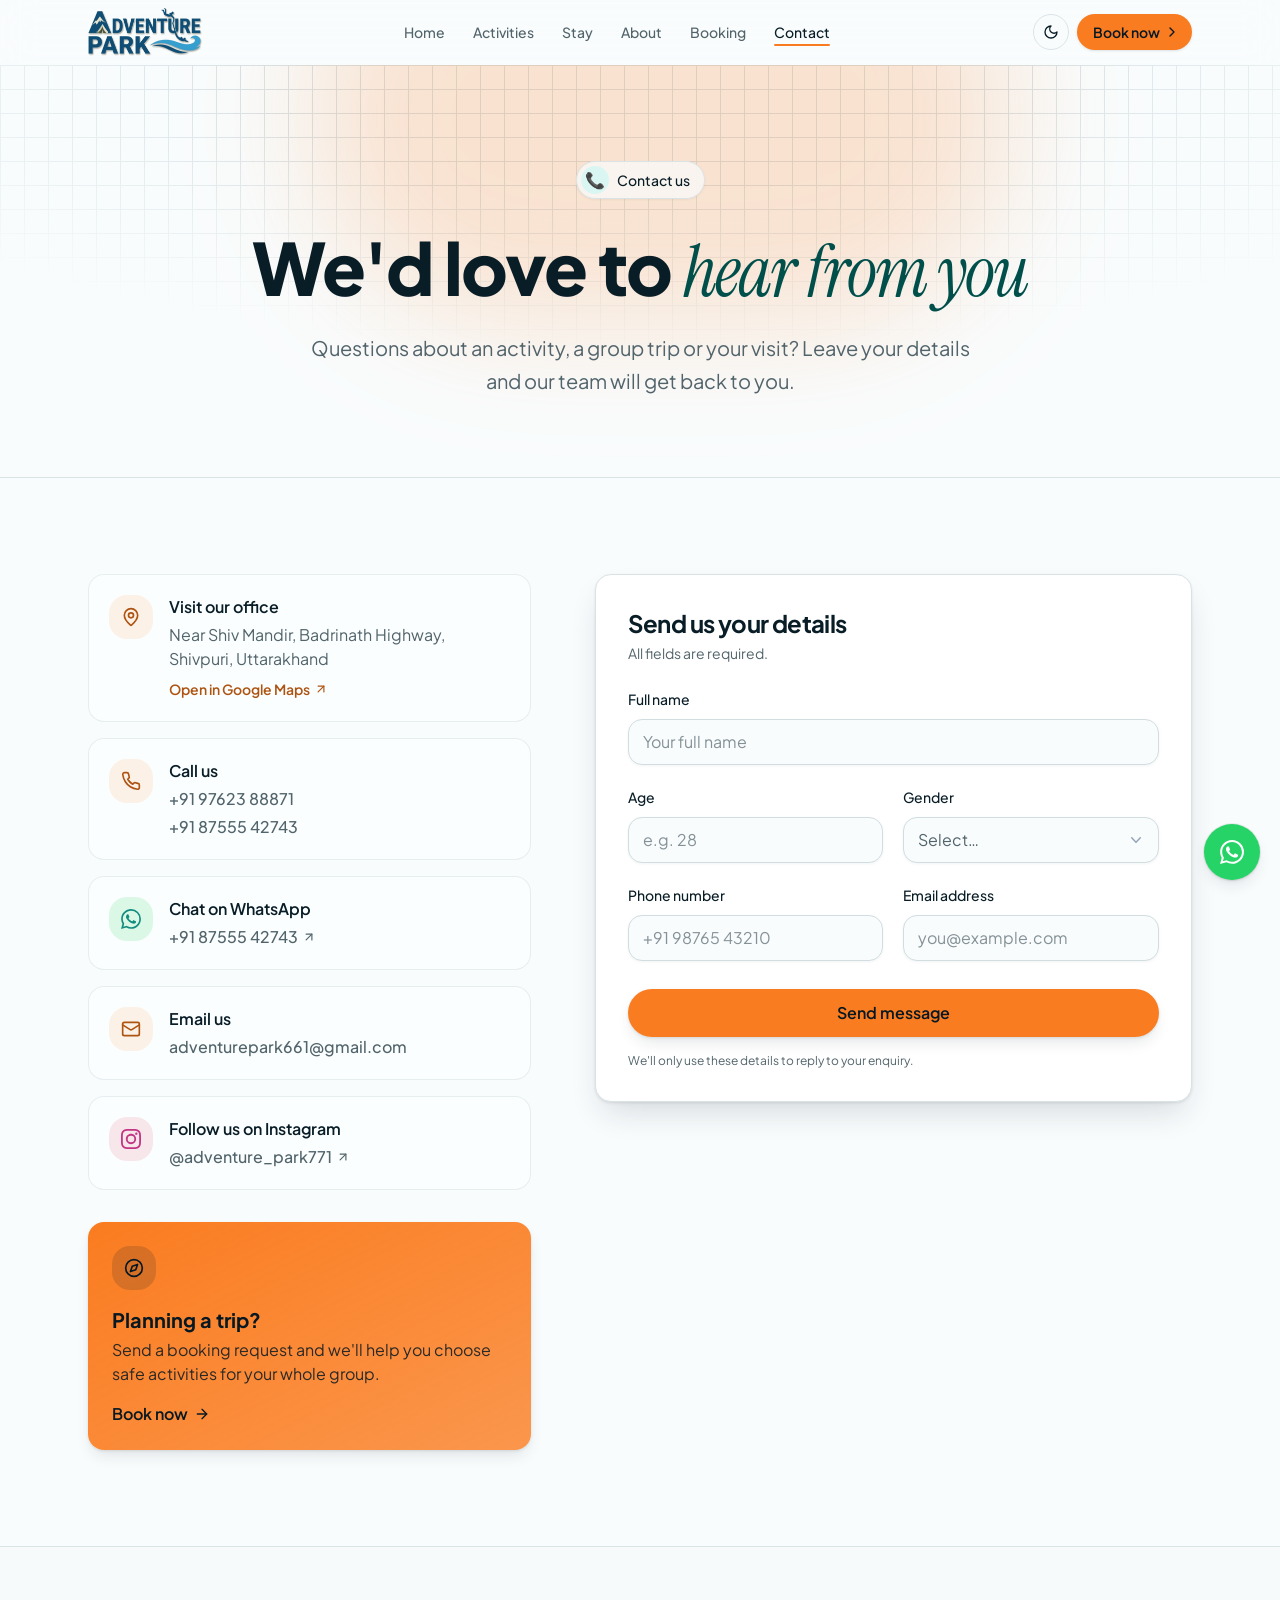
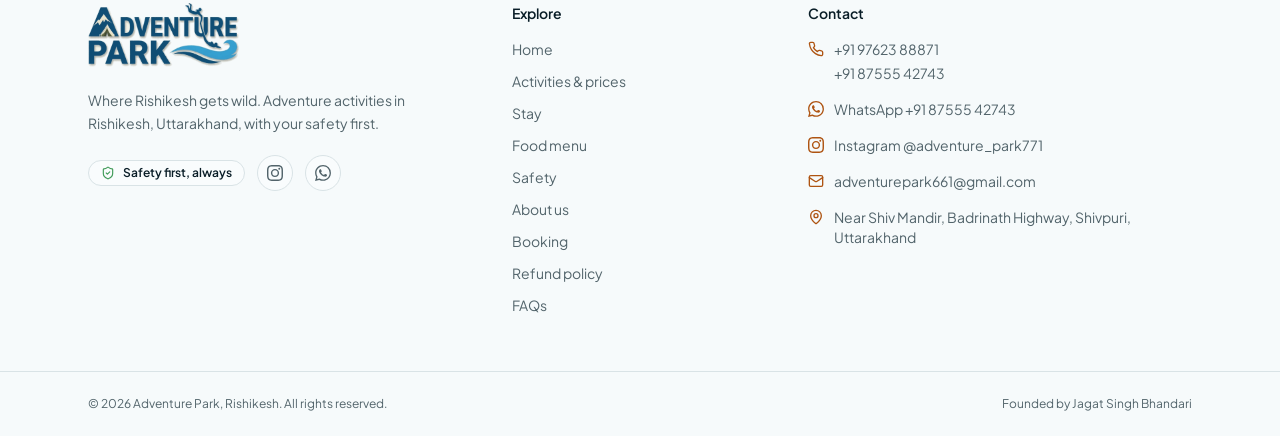
<file: contact.html>
<!doctype html>
<html lang="en-IN" class="scroll-smooth scroll-pt-20">
<head>
  <meta charset="UTF-8" />
  <meta name="viewport" content="width=device-width, initial-scale=1.0, viewport-fit=cover" />
  <title>Contact Adventure Park | Shivpuri, Rishikesh</title>
  <meta name="description" content="Call +91 97623 88871, WhatsApp +91 87555 42743 or email adventurepark661@gmail.com. Office near Shiv Mandir, Badrinath Highway, Shivpuri, Uttarakhand." />
  <link rel="canonical" href="https://adventureprk.netlify.app/contact.html" />
  <meta name="robots" content="index, follow, max-image-preview:large, max-snippet:-1, max-video-preview:-1" />
  <meta name="author" content="Adventure Park, Rishikesh" />
  <meta name="geo.region" content="IN-UT" />
  <meta name="geo.placename" content="Shivpuri, Rishikesh, Uttarakhand" />
  <!-- Link previews (WhatsApp, Facebook, X, LinkedIn…) -->
  <meta property="og:type" content="website" />
  <meta property="og:site_name" content="Adventure Park Rishikesh" />
  <meta property="og:locale" content="en_IN" />
  <meta property="og:title" content="Contact Adventure Park | Shivpuri, Rishikesh" />
  <meta property="og:description" content="Call +91 97623 88871, WhatsApp +91 87555 42743 or email adventurepark661@gmail.com. Office near Shiv Mandir, Badrinath Highway, Shivpuri, Uttarakhand." />
  <meta property="og:url" content="https://adventureprk.netlify.app/contact.html" />
  <meta property="og:image" content="https://adventureprk.netlify.app/assets/og-image.png" />
  <meta property="og:image:width" content="1200" />
  <meta property="og:image:height" content="630" />
  <meta property="og:image:alt" content="Adventure Park — Where Rishikesh gets wild. River rafting, bungee jumping, zip line, camps &amp; cottages." />
  <meta name="twitter:card" content="summary_large_image" />
  <meta name="twitter:title" content="Contact Adventure Park | Shivpuri, Rishikesh" />
  <meta name="twitter:description" content="Call +91 97623 88871, WhatsApp +91 87555 42743 or email adventurepark661@gmail.com. Office near Shiv Mandir, Badrinath Highway, Shivpuri, Uttarakhand." />
  <meta name="twitter:image" content="https://adventureprk.netlify.app/assets/og-image.png" />
  <link rel="manifest" href="site.webmanifest" />
  <meta name="theme-color" content="#f7fbfc" media="(prefers-color-scheme: light)" />
  <meta name="theme-color" content="#0b151c" media="(prefers-color-scheme: dark)" />
  <!-- Structured data (schema.org JSON-LD) for search engines and AI assistants -->
  <script type="application/ld+json">
{
  "@context": "https://schema.org",
  "@graph": [
    {
      "@type": [
        "SportsActivityLocation",
        "TouristAttraction"
      ],
      "@id": "https://adventureprk.netlify.app/#business",
      "name": "Adventure Park",
      "alternateName": [
        "Adventure Park Rishikesh",
        "Adventure Park Shivpuri"
      ],
      "slogan": "Where Rishikesh gets wild",
      "description": "Adventure activities and stays in Shivpuri, Rishikesh: river rafting on the Ganga (12–36 km), bungee jumping from 109 m, zip line, luxury camps & cottages with meals, and hotel rooms. Safety first, always.",
      "url": "https://adventureprk.netlify.app/",
      "logo": {
        "@type": "ImageObject",
        "url": "https://adventureprk.netlify.app/assets/logo.png",
        "width": 454,
        "height": 192
      },
      "image": [
        "https://adventureprk.netlify.app/assets/photos/rafting-1-1440.webp",
        "https://adventureprk.netlify.app/assets/photos/rafting-2-1440.webp",
        "https://adventureprk.netlify.app/assets/og-image.png",
        "https://adventureprk.netlify.app/assets/logo.png"
      ],
      "telephone": "+91-97623-88871",
      "email": "adventurepark661@gmail.com",
      "address": {
        "@type": "PostalAddress",
        "streetAddress": "Near Shiv Mandir, Badrinath Highway",
        "addressLocality": "Shivpuri, Rishikesh",
        "addressRegion": "Uttarakhand",
        "addressCountry": "IN"
      },
      "hasMap": "https://maps.app.goo.gl/CKrMGT2h8CRNrcmi6",
      "areaServed": {
        "@type": "City",
        "name": "Rishikesh",
        "containedInPlace": {
          "@type": "State",
          "name": "Uttarakhand"
        }
      },
      "sameAs": [
        "https://www.instagram.com/adventure_park771/"
      ],
      "founder": {
        "@id": "https://adventureprk.netlify.app/about.html#founder"
      },
      "foundingDate": "2006",
      "priceRange": "₹520–₹4,000",
      "currenciesAccepted": "INR",
      "paymentAccepted": "UPI (PhonePe, Google Pay, Paytm, BHIM or any UPI app)",
      "contactPoint": [
        {
          "@type": "ContactPoint",
          "telephone": "+91-97623-88871",
          "contactType": "customer service",
          "areaServed": "IN"
        },
        {
          "@type": "ContactPoint",
          "telephone": "+91-87555-42743",
          "contactType": "reservations",
          "areaServed": "IN",
          "description": "Phone and WhatsApp",
          "url": "https://wa.me/918755542743"
        }
      ]
    },
    {
      "@type": "WebSite",
      "@id": "https://adventureprk.netlify.app/#website",
      "url": "https://adventureprk.netlify.app/",
      "name": "Adventure Park Rishikesh",
      "alternateName": "Adventure Park",
      "inLanguage": "en-IN",
      "publisher": {
        "@id": "https://adventureprk.netlify.app/#business"
      }
    },
    {
      "@id": "https://adventureprk.netlify.app/contact.html#webpage",
      "url": "https://adventureprk.netlify.app/contact.html",
      "name": "Contact Adventure Park | Shivpuri, Rishikesh",
      "description": "Call +91 97623 88871, WhatsApp +91 87555 42743 or email adventurepark661@gmail.com. Office near Shiv Mandir, Badrinath Highway, Shivpuri, Uttarakhand.",
      "inLanguage": "en-IN",
      "isPartOf": {
        "@id": "https://adventureprk.netlify.app/#website"
      },
      "about": {
        "@id": "https://adventureprk.netlify.app/#business"
      },
      "primaryImageOfPage": {
        "@type": "ImageObject",
        "url": "https://adventureprk.netlify.app/assets/og-image.png",
        "width": 1200,
        "height": 630
      },
      "dateModified": "2026-10-09",
      "@type": "ContactPage",
      "breadcrumb": {
        "@id": "https://adventureprk.netlify.app/contact.html#breadcrumb"
      }
    },
    {
      "@type": "BreadcrumbList",
      "@id": "https://adventureprk.netlify.app/contact.html#breadcrumb",
      "itemListElement": [
        {
          "@type": "ListItem",
          "position": 1,
          "name": "Home",
          "item": "https://adventureprk.netlify.app/"
        },
        {
          "@type": "ListItem",
          "position": 2,
          "name": "Contact us",
          "item": "https://adventureprk.netlify.app/contact.html"
        }
      ]
    }
  ]
}
  </script>
  <link rel="icon" href="favicon.ico" sizes="any" />
  <link rel="icon" href="assets/icon-192.png" type="image/png" sizes="192x192" />
  <link rel="apple-touch-icon" href="assets/apple-touch-icon.png" />

  <!-- Both fonts the first screen uses, fetched early so text appears in them straight away -->
  <link rel="preload" href="assets/fonts/plus-jakarta-sans.woff2" as="font" type="font/woff2" crossorigin />
  <link rel="preload" href="assets/fonts/instrument-serif-italic-latin.woff2" as="font" type="font/woff2" crossorigin />
  <!-- Theme colours (tweakcn format) -->
  <link rel="stylesheet" href="assets/theme.css?v=f384fb99f1" />
  <!-- Styles and fonts: Tailwind CSS v4, built from assets/tailwind.css -->
  <link rel="stylesheet" href="assets/styles.css?v=330df259c6" />
  <!-- Light/dark mode, set before the page paints -->
  <script src="assets/head.js?v=cdf2d86312"></script>
</head>
<body class="min-h-screen overflow-x-clip antialiased">

  <a href="#main" class="sr-only z-[60] rounded-md bg-primary px-4 py-2 font-semibold text-primary-foreground focus:not-sr-only focus:fixed focus:left-4 focus:top-4">Skip to content</a>

  <!-- ============ HEADER ============ -->
  <header data-header class="sticky top-[env(safe-area-inset-top,0px)] z-50 w-full border-b border-transparent backdrop-blur-lg transition duration-300 data-scrolled:border-border/60 data-scrolled:bg-background/80 data-scrolled:shadow-sm data-menu:border-border/60 data-menu:bg-background data-menu:shadow-none">
    <div class="mx-auto flex h-16 max-w-6xl items-center justify-between gap-4 px-4 md:px-6">
      <a href="index.html" class="group flex shrink-0 items-center rounded-lg transition dark:bg-foreground dark:px-2 dark:py-1">
        <img src="assets/logo.png" alt="Adventure Park" width="454" height="192" class="h-11 w-auto transition duration-300 group-hover:scale-[1.03] sm:h-12" />
      </a>

      <nav aria-label="Main" class="hidden items-center gap-1 lg:flex">
        <a href="index.html" class="relative rounded-md px-3 py-2 text-sm font-medium transition-colors after:absolute after:inset-x-3 after:bottom-1 after:h-0.5 after:origin-left after:rounded-full after:bg-primary after:transition-transform after:duration-300 text-muted-foreground hover:text-foreground after:scale-x-0 hover:after:scale-x-100">Home</a>
        <a href="index.html#activities" class="relative rounded-md px-3 py-2 text-sm font-medium transition-colors after:absolute after:inset-x-3 after:bottom-1 after:h-0.5 after:origin-left after:rounded-full after:bg-primary after:transition-transform after:duration-300 text-muted-foreground hover:text-foreground after:scale-x-0 hover:after:scale-x-100">Activities</a>
        <a href="index.html#stay" class="relative rounded-md px-3 py-2 text-sm font-medium transition-colors after:absolute after:inset-x-3 after:bottom-1 after:h-0.5 after:origin-left after:rounded-full after:bg-primary after:transition-transform after:duration-300 text-muted-foreground hover:text-foreground after:scale-x-0 hover:after:scale-x-100">Stay</a>
        <a href="about.html" class="relative rounded-md px-3 py-2 text-sm font-medium transition-colors after:absolute after:inset-x-3 after:bottom-1 after:h-0.5 after:origin-left after:rounded-full after:bg-primary after:transition-transform after:duration-300 text-muted-foreground hover:text-foreground after:scale-x-0 hover:after:scale-x-100">About</a>
        <a href="booking.html" class="relative rounded-md px-3 py-2 text-sm font-medium transition-colors after:absolute after:inset-x-3 after:bottom-1 after:h-0.5 after:origin-left after:rounded-full after:bg-primary after:transition-transform after:duration-300 text-muted-foreground hover:text-foreground after:scale-x-0 hover:after:scale-x-100">Booking</a>
        <a href="contact.html" aria-current="page" class="relative rounded-md px-3 py-2 text-sm font-medium transition-colors after:absolute after:inset-x-3 after:bottom-1 after:h-0.5 after:origin-left after:rounded-full after:bg-primary after:transition-transform after:duration-300 text-foreground after:scale-x-100">Contact</a>
      </nav>

      <div class="flex items-center gap-2">
        <button type="button" data-theme-toggle aria-label="Switch between light and dark mode" class="relative grid size-9 place-items-center rounded-full border bg-background/60 transition hover:scale-105 hover:bg-accent">
          <svg aria-hidden="true" xmlns="http://www.w3.org/2000/svg" viewBox="0 0 24 24" fill="none" stroke="currentColor" stroke-width="2" stroke-linecap="round" stroke-linejoin="round" class="absolute size-4 rotate-90 scale-0 transition duration-300 dark:rotate-0 dark:scale-100"><circle cx="12" cy="12" r="4"/><path d="M12 2v2"/><path d="M12 20v2"/><path d="m4.93 4.93 1.41 1.41"/><path d="m17.66 17.66 1.41 1.41"/><path d="M2 12h2"/><path d="M20 12h2"/><path d="m6.34 17.66-1.41 1.41"/><path d="m19.07 4.93-1.41 1.41"/></svg>
          <svg aria-hidden="true" xmlns="http://www.w3.org/2000/svg" viewBox="0 0 24 24" fill="none" stroke="currentColor" stroke-width="2" stroke-linecap="round" stroke-linejoin="round" class="absolute size-4 rotate-0 scale-100 transition duration-300 dark:-rotate-90 dark:scale-0"><path d="M12 3a6 6 0 0 0 9 9 9 9 0 1 1-9-9Z"/></svg>
        </button>
        <a href="booking.html" class="group hidden h-9 items-center gap-1 rounded-full bg-primary pl-4 pr-3 text-sm font-semibold text-primary-foreground shadow-sm transition hover:scale-[1.03] hover:shadow-md sm:inline-flex">
          Book now
          <svg aria-hidden="true" xmlns="http://www.w3.org/2000/svg" viewBox="0 0 24 24" fill="none" stroke="currentColor" stroke-width="2" stroke-linecap="round" stroke-linejoin="round" class="size-4 transition-transform group-hover:translate-x-0.5"><path d="m9 18 6-6-6-6"/></svg>
        </a>
        <button id="menu-btn" type="button" aria-expanded="false" aria-controls="mobile-menu" aria-label="Menu" class="group grid size-9 place-items-center rounded-full border bg-background/60 transition active:scale-90 lg:hidden">
          <svg aria-hidden="true" xmlns="http://www.w3.org/2000/svg" viewBox="0 0 24 24" fill="none" stroke="currentColor" stroke-width="2" stroke-linecap="round" stroke-linejoin="round" class="size-4 group-aria-expanded:hidden"><path d="M4 6h16"/><path d="M4 12h16"/><path d="M4 18h16"/></svg>
          <svg aria-hidden="true" xmlns="http://www.w3.org/2000/svg" viewBox="0 0 24 24" fill="none" stroke="currentColor" stroke-width="2" stroke-linecap="round" stroke-linejoin="round" class="hidden size-4 group-aria-expanded:block"><path d="M18 6 6 18"/><path d="m6 6 12 12"/></svg>
        </button>
      </div>
    </div>

  </header>

  <!-- Mobile menu: full screen below the header (kept outside the header, whose blur would confine it) -->
  <div id="mobile-menu" class="group invisible fixed inset-x-0 bottom-0 top-[calc(4rem+env(safe-area-inset-top,0px))] z-40 overflow-y-auto overscroll-contain bg-background opacity-0 transition-[opacity,visibility] duration-300 data-open:visible data-open:opacity-100 lg:hidden">
    <div aria-hidden="true" class="pointer-events-none absolute inset-0 -z-10 bg-grid [mask-image:radial-gradient(ellipse_90%_55%_at_50%_0%,#000_35%,transparent_100%)]"></div>
    <div aria-hidden="true" class="pointer-events-none absolute -top-24 left-1/2 -z-10 h-72 w-[36rem] max-w-[160vw] -translate-x-1/2 rounded-full bg-primary/15 blur-3xl"></div>
    <nav aria-label="Mobile" class="mx-auto flex min-h-full max-w-6xl flex-col px-4 pb-[calc(2rem+env(safe-area-inset-bottom,0px))] pt-4 md:px-6">
      <ul>
          <li><a href="index.html" class="[--i:0] group/link flex -translate-x-6 items-center justify-between gap-4 border-b py-4 text-3xl font-bold tracking-tight opacity-0 transition duration-500 [transition-delay:calc(var(--i)*60ms+60ms)] group-data-open:translate-x-0 group-data-open:opacity-100 hover:text-primary-ink"><span class="flex items-center gap-3">Home</span><svg aria-hidden="true" xmlns="http://www.w3.org/2000/svg" viewBox="0 0 24 24" fill="none" stroke="currentColor" stroke-width="2" stroke-linecap="round" stroke-linejoin="round" class="size-6 shrink-0 text-muted-foreground transition-transform duration-300 group-hover/link:translate-x-1 group-hover/link:text-primary-ink"><path d="M5 12h14"/><path d="m12 5 7 7-7 7"/></svg></a></li>
          <li><a href="index.html#activities" class="[--i:1] group/link flex -translate-x-6 items-center justify-between gap-4 border-b py-4 text-3xl font-bold tracking-tight opacity-0 transition duration-500 [transition-delay:calc(var(--i)*60ms+60ms)] group-data-open:translate-x-0 group-data-open:opacity-100 hover:text-primary-ink"><span class="flex items-center gap-3">Activities</span><svg aria-hidden="true" xmlns="http://www.w3.org/2000/svg" viewBox="0 0 24 24" fill="none" stroke="currentColor" stroke-width="2" stroke-linecap="round" stroke-linejoin="round" class="size-6 shrink-0 text-muted-foreground transition-transform duration-300 group-hover/link:translate-x-1 group-hover/link:text-primary-ink"><path d="M5 12h14"/><path d="m12 5 7 7-7 7"/></svg></a></li>
          <li><a href="index.html#stay" class="[--i:2] group/link flex -translate-x-6 items-center justify-between gap-4 border-b py-4 text-3xl font-bold tracking-tight opacity-0 transition duration-500 [transition-delay:calc(var(--i)*60ms+60ms)] group-data-open:translate-x-0 group-data-open:opacity-100 hover:text-primary-ink"><span class="flex items-center gap-3">Stay</span><svg aria-hidden="true" xmlns="http://www.w3.org/2000/svg" viewBox="0 0 24 24" fill="none" stroke="currentColor" stroke-width="2" stroke-linecap="round" stroke-linejoin="round" class="size-6 shrink-0 text-muted-foreground transition-transform duration-300 group-hover/link:translate-x-1 group-hover/link:text-primary-ink"><path d="M5 12h14"/><path d="m12 5 7 7-7 7"/></svg></a></li>
          <li><a href="about.html" class="[--i:3] group/link flex -translate-x-6 items-center justify-between gap-4 border-b py-4 text-3xl font-bold tracking-tight opacity-0 transition duration-500 [transition-delay:calc(var(--i)*60ms+60ms)] group-data-open:translate-x-0 group-data-open:opacity-100 hover:text-primary-ink"><span class="flex items-center gap-3">About</span><svg aria-hidden="true" xmlns="http://www.w3.org/2000/svg" viewBox="0 0 24 24" fill="none" stroke="currentColor" stroke-width="2" stroke-linecap="round" stroke-linejoin="round" class="size-6 shrink-0 text-muted-foreground transition-transform duration-300 group-hover/link:translate-x-1 group-hover/link:text-primary-ink"><path d="M5 12h14"/><path d="m12 5 7 7-7 7"/></svg></a></li>
          <li><a href="booking.html" class="[--i:4] group/link flex -translate-x-6 items-center justify-between gap-4 border-b py-4 text-3xl font-bold tracking-tight opacity-0 transition duration-500 [transition-delay:calc(var(--i)*60ms+60ms)] group-data-open:translate-x-0 group-data-open:opacity-100 hover:text-primary-ink"><span class="flex items-center gap-3">Booking</span><svg aria-hidden="true" xmlns="http://www.w3.org/2000/svg" viewBox="0 0 24 24" fill="none" stroke="currentColor" stroke-width="2" stroke-linecap="round" stroke-linejoin="round" class="size-6 shrink-0 text-muted-foreground transition-transform duration-300 group-hover/link:translate-x-1 group-hover/link:text-primary-ink"><path d="M5 12h14"/><path d="m12 5 7 7-7 7"/></svg></a></li>
          <li><a href="contact.html" aria-current="page" class="[--i:5] group/link flex -translate-x-6 items-center justify-between gap-4 border-b py-4 text-3xl font-bold tracking-tight opacity-0 transition duration-500 [transition-delay:calc(var(--i)*60ms+60ms)] group-data-open:translate-x-0 group-data-open:opacity-100 text-primary-ink"><span class="flex items-center gap-3">Contact<span class="size-2 rounded-full bg-primary" aria-hidden="true"></span></span><svg aria-hidden="true" xmlns="http://www.w3.org/2000/svg" viewBox="0 0 24 24" fill="none" stroke="currentColor" stroke-width="2" stroke-linecap="round" stroke-linejoin="round" class="size-6 shrink-0 text-muted-foreground transition-transform duration-300 group-hover/link:translate-x-1 group-hover/link:text-primary-ink"><path d="M5 12h14"/><path d="m12 5 7 7-7 7"/></svg></a></li>
      </ul>
      <div class="mt-auto translate-y-4 pt-10 opacity-0 transition duration-500 [transition-delay:380ms] group-data-open:translate-y-0 group-data-open:opacity-100">
        <a href="booking.html" class="group/cta flex h-14 items-center justify-center gap-2 rounded-full bg-primary text-lg font-semibold text-primary-foreground shadow-lg transition active:scale-[0.98]">
          Book now <svg aria-hidden="true" xmlns="http://www.w3.org/2000/svg" viewBox="0 0 24 24" fill="none" stroke="currentColor" stroke-width="2" stroke-linecap="round" stroke-linejoin="round" class="size-5 transition-transform group-hover/cta:translate-x-0.5"><path d="M5 12h14"/><path d="m12 5 7 7-7 7"/></svg>
        </a>
        <div class="mt-8 grid gap-3 text-sm text-muted-foreground">
          <p class="flex items-center gap-2.5"><svg aria-hidden="true" xmlns="http://www.w3.org/2000/svg" viewBox="0 0 24 24" fill="none" stroke="currentColor" stroke-width="2" stroke-linecap="round" stroke-linejoin="round" class="size-4 shrink-0 text-primary-ink"><path d="M22 16.92v3a2 2 0 0 1-2.18 2 19.79 19.79 0 0 1-8.63-3.07 19.5 19.5 0 0 1-6-6 19.79 19.79 0 0 1-3.07-8.67A2 2 0 0 1 4.11 2h3a2 2 0 0 1 2 1.72 12.84 12.84 0 0 0 .7 2.81 2 2 0 0 1-.45 2.11L8.09 9.91a16 16 0 0 0 6 6l1.27-1.27a2 2 0 0 1 2.11-.45 12.84 12.84 0 0 0 2.81.7A2 2 0 0 1 22 16.92z"/></svg>
            <a href="tel:+919762388871" class="font-medium text-foreground">+91 97623 88871</a><span aria-hidden="true">·</span><a href="tel:+918755542743" class="font-medium text-foreground">+91 87555 42743</a></p>
          <p class="flex items-center gap-2.5"><svg aria-hidden="true" xmlns="http://www.w3.org/2000/svg" viewBox="0 0 24 24" fill="none" stroke="currentColor" stroke-width="2" stroke-linecap="round" stroke-linejoin="round" class="size-4 shrink-0 text-primary-ink"><rect width="20" height="16" x="2" y="4" rx="2"/><path d="m22 7-8.97 5.7a1.94 1.94 0 0 1-2.06 0L2 7"/></svg>
            <a href="mailto:adventurepark661@gmail.com" class="break-all font-medium text-foreground">adventurepark661@gmail.com</a></p>
          <p class="flex items-center gap-2.5"><svg aria-hidden="true" xmlns="http://www.w3.org/2000/svg" viewBox="0 0 24 24" fill="none" stroke="currentColor" stroke-width="2" stroke-linecap="round" stroke-linejoin="round" class="size-4 shrink-0 text-primary-ink"><path d="M20 10c0 4.993-5.539 10.193-7.399 11.799a1 1 0 0 1-1.202 0C9.539 20.193 4 14.993 4 10a8 8 0 0 1 16 0"/><circle cx="12" cy="10" r="3"/></svg>
            <a href="https://maps.app.goo.gl/CKrMGT2h8CRNrcmi6" target="_blank" rel="noopener" class="font-medium text-foreground">Shivpuri, Badrinath Highway, Uttarakhand</a></p>
          <p class="flex items-center gap-2.5"><svg aria-hidden="true" xmlns="http://www.w3.org/2000/svg" viewBox="0 0 24 24" fill="currentColor" class="size-4 shrink-0 text-primary-ink"><path d="M7.0301.084c-1.2768.0602-2.1487.264-2.911.5634-.7888.3075-1.4575.72-2.1228 1.3877-.6652.6677-1.075 1.3368-1.3802 2.127-.2954.7638-.4956 1.6365-.552 2.914-.0564 1.2775-.0689 1.6882-.0626 4.947.0062 3.2586.0206 3.6671.0825 4.9473.061 1.2765.264 2.1482.5635 2.9107.308.7889.72 1.4573 1.388 2.1228.6679.6655 1.3365 1.0743 2.1285 1.38.7632.295 1.6361.4961 2.9134.552 1.2773.056 1.6884.069 4.9462.0627 3.2578-.0062 3.668-.0207 4.9478-.0814 1.28-.0607 2.147-.2652 2.9098-.5633.7889-.3086 1.4578-.72 2.1228-1.3881.665-.6682 1.0745-1.3378 1.3795-2.1284.2957-.7632.4966-1.636.552-2.9124.056-1.2809.0692-1.6898.063-4.948-.0063-3.2583-.021-3.6668-.0817-4.9465-.0607-1.2797-.264-2.1487-.5633-2.9117-.3084-.7889-.72-1.4568-1.3876-2.1228C21.2982 1.33 20.628.9208 19.8378.6165 19.074.321 18.2017.1197 16.9244.0645 15.6471.0093 15.236-.005 11.977.0014 8.718.0076 8.31.0215 7.0301.0839m.1402 21.6932c-1.17-.0509-1.8053-.2453-2.2287-.408-.5606-.216-.96-.4771-1.3819-.895-.422-.4178-.6811-.8186-.9-1.378-.1644-.4234-.3624-1.058-.4171-2.228-.0595-1.2645-.072-1.6442-.079-4.848-.007-3.2037.0053-3.583.0607-4.848.05-1.169.2456-1.805.408-2.2282.216-.5613.4762-.96.895-1.3816.4188-.4217.8184-.6814 1.3783-.9003.423-.1651 1.0575-.3614 2.227-.4171 1.2655-.06 1.6447-.072 4.848-.079 3.2033-.007 3.5835.005 4.8495.0608 1.169.0508 1.8053.2445 2.228.408.5608.216.96.4754 1.3816.895.4217.4194.6816.8176.9005 1.3787.1653.4217.3617 1.056.4169 2.2263.0602 1.2655.0739 1.645.0796 4.848.0058 3.203-.0055 3.5834-.061 4.848-.051 1.17-.245 1.8055-.408 2.2294-.216.5604-.4763.96-.8954 1.3814-.419.4215-.8181.6811-1.3783.9-.4224.1649-1.0577.3617-2.2262.4174-1.2656.0595-1.6448.072-4.8493.079-3.2045.007-3.5825-.006-4.848-.0608M16.953 5.5864A1.44 1.44 0 1 0 18.39 4.144a1.44 1.44 0 0 0-1.437 1.4424M5.8385 12.012c.0067 3.4032 2.7706 6.1557 6.173 6.1493 3.4026-.0065 6.157-2.7701 6.1506-6.1733-.0065-3.4032-2.771-6.1565-6.174-6.1498-3.403.0067-6.156 2.771-6.1496 6.1738M8 12.0077a4 4 0 1 1 4.008 3.9921A3.9996 3.9996 0 0 1 8 12.0077"/></svg>
            <a href="https://www.instagram.com/adventure_park771/" target="_blank" rel="noopener" class="font-medium text-foreground">@adventure_park771</a></p>
        </div>
      </div>
    </nav>
  </div>

  <main id="main">

    <!-- ============ PAGE HERO ============ -->
    <section data-hero class="relative isolate overflow-hidden">
      <div aria-hidden="true" class="absolute inset-0 -z-10 bg-grid [mask-image:radial-gradient(ellipse_70%_70%_at_50%_0%,#000_45%,transparent_100%)]"></div>
      <!-- Hover effects (assets/hero-fx.js): the glow drifts toward the pointer, dashes gather around it -->
      <div data-hero-glow aria-hidden="true" class="pointer-events-none absolute inset-0 -z-10 transition-transform duration-[1400ms] ease-out will-change-transform [transform:translate3d(var(--gx,0px),var(--gy,0px),0)]">
        <div class="absolute -top-40 left-1/2 h-[26rem] w-[44rem] max-w-[150vw] -translate-x-1/2 rounded-full bg-primary/20 blur-3xl"></div>
      </div>
      <canvas data-hero-canvas aria-hidden="true" class="pointer-events-none absolute inset-0 -z-10 size-full"></canvas>
      <div class="mx-auto max-w-4xl px-4 pb-14 pt-14 text-center md:px-6 md:pb-20 md:pt-24">
        <p class="group inline-flex animate-fade-up items-center gap-2 rounded-full border bg-background/70 py-1 pl-1 pr-3.5 text-sm font-medium shadow-xs backdrop-blur">
          <span aria-hidden="true" class="grid size-7 place-items-center rounded-full bg-secondary text-base leading-none transition-transform duration-300 group-hover:-rotate-12 group-hover:scale-110">📞</span>
          Contact us
        </p>
        <h1 class="mt-8 animate-fade-up text-4xl font-extrabold tracking-tight [animation-delay:100ms] sm:text-5xl md:text-6xl lg:text-7xl">
          We'd love to <span class="font-serif font-normal italic text-secondary-foreground">hear from you</span>
        </h1>
        <p class="mx-auto mt-6 max-w-2xl animate-fade-up text-lg leading-relaxed text-muted-foreground [animation-delay:200ms] md:text-xl">
          Questions about an activity, a group trip or your visit? Leave your details and our team will get back to you.
        </p>
      </div>
    </section>

    <!-- ============ CONTACT ============ -->
    <section class="border-t py-16 md:py-24">
      <div class="mx-auto grid max-w-6xl gap-12 px-4 md:px-6 lg:grid-cols-[1fr_1.35fr] lg:gap-16">

        <div class="space-y-4">
          <div class="reveal flex gap-4 rounded-2xl border border-border/60 bg-card/50 p-5">
            <span class="grid size-11 shrink-0 place-items-center rounded-xl bg-primary/10 text-primary-ink"><svg aria-hidden="true" xmlns="http://www.w3.org/2000/svg" viewBox="0 0 24 24" fill="none" stroke="currentColor" stroke-width="2" stroke-linecap="round" stroke-linejoin="round" class="size-5"><path d="M20 10c0 4.993-5.539 10.193-7.399 11.799a1 1 0 0 1-1.202 0C9.539 20.193 4 14.993 4 10a8 8 0 0 1 16 0"/><circle cx="12" cy="10" r="3"/></svg></span>
            <div>
              <h2 class="font-semibold">Visit our office</h2>
              <p class="mt-1 text-muted-foreground">Near Shiv Mandir, Badrinath Highway,<br />Shivpuri, Uttarakhand</p>
              <a href="https://maps.app.goo.gl/CKrMGT2h8CRNrcmi6" target="_blank" rel="noopener" class="group mt-2 inline-flex items-center gap-1 text-sm font-semibold text-primary-ink">
                Open in Google Maps <svg aria-hidden="true" xmlns="http://www.w3.org/2000/svg" viewBox="0 0 24 24" fill="none" stroke="currentColor" stroke-width="2" stroke-linecap="round" stroke-linejoin="round" class="size-3.5 -rotate-45 transition-transform group-hover:translate-x-0.5"><path d="M5 12h14"/><path d="m12 5 7 7-7 7"/></svg>
              </a>
            </div>
          </div>
          <div class="reveal flex gap-4 rounded-2xl border border-border/60 bg-card/50 p-5 [--d:100ms]">
            <span class="grid size-11 shrink-0 place-items-center rounded-xl bg-primary/10 text-primary-ink"><svg aria-hidden="true" xmlns="http://www.w3.org/2000/svg" viewBox="0 0 24 24" fill="none" stroke="currentColor" stroke-width="2" stroke-linecap="round" stroke-linejoin="round" class="size-5"><path d="M22 16.92v3a2 2 0 0 1-2.18 2 19.79 19.79 0 0 1-8.63-3.07 19.5 19.5 0 0 1-6-6 19.79 19.79 0 0 1-3.07-8.67A2 2 0 0 1 4.11 2h3a2 2 0 0 1 2 1.72 12.84 12.84 0 0 0 .7 2.81 2 2 0 0 1-.45 2.11L8.09 9.91a16 16 0 0 0 6 6l1.27-1.27a2 2 0 0 1 2.11-.45 12.84 12.84 0 0 0 2.81.7A2 2 0 0 1 22 16.92z"/></svg></span>
            <div>
              <h2 class="font-semibold">Call us</h2>
              <p class="mt-1 grid gap-1 text-muted-foreground">
                <a href="tel:+919762388871" class="w-fit font-medium transition-colors hover:text-foreground">+91 97623 88871</a>
                <a href="tel:+918755542743" class="w-fit font-medium transition-colors hover:text-foreground">+91 87555 42743</a>
              </p>
            </div>
          </div>
          <div class="reveal flex gap-4 rounded-2xl border border-border/60 bg-card/50 p-5 [--d:150ms]">
            <span class="grid size-11 shrink-0 place-items-center rounded-xl bg-[#25D366]/15 text-[#128C7E] dark:text-[#25D366]"><svg aria-hidden="true" xmlns="http://www.w3.org/2000/svg" viewBox="0 0 24 24" fill="currentColor" class="size-5"><path d="M17.472 14.382c-.297-.149-1.758-.867-2.03-.967-.273-.099-.471-.148-.67.15-.197.297-.767.966-.94 1.164-.173.199-.347.223-.644.075-.297-.15-1.255-.463-2.39-1.475-.883-.788-1.48-1.761-1.653-2.059-.173-.297-.018-.458.13-.606.134-.133.298-.347.446-.52.149-.174.198-.298.298-.497.099-.198.05-.371-.025-.52-.075-.149-.669-1.612-.916-2.207-.242-.579-.487-.5-.669-.51-.173-.008-.371-.01-.57-.01-.198 0-.52.074-.792.372-.272.297-1.04 1.016-1.04 2.479 0 1.462 1.065 2.875 1.213 3.074.149.198 2.096 3.2 5.077 4.487.709.306 1.262.489 1.694.625.712.227 1.36.195 1.871.118.571-.085 1.758-.719 2.006-1.413.248-.694.248-1.289.173-1.413-.074-.124-.272-.198-.57-.347m-5.421 7.403h-.004a9.87 9.87 0 01-5.031-1.378l-.361-.214-3.741.982.998-3.648-.235-.374a9.86 9.86 0 01-1.51-5.26c.001-5.45 4.436-9.884 9.888-9.884 2.64 0 5.122 1.03 6.988 2.898a9.825 9.825 0 012.893 6.994c-.003 5.45-4.437 9.884-9.885 9.884m8.413-18.297A11.815 11.815 0 0012.05 0C5.495 0 .16 5.335.157 11.892c0 2.096.547 4.142 1.588 5.945L.057 24l6.305-1.654a11.882 11.882 0 005.683 1.448h.005c6.554 0 11.89-5.335 11.893-11.893a11.821 11.821 0 00-3.48-8.413Z"/></svg></span>
            <div>
              <h2 class="font-semibold">Chat on WhatsApp</h2>
              <a href="https://wa.me/918755542743?text=Hi%20Adventure%20Park!%20I%E2%80%99d%20like%20to%20know%20more%20about%20your%20adventures." target="_blank" rel="noopener" class="group mt-1 inline-flex items-center gap-1 font-medium text-muted-foreground transition-colors hover:text-foreground">
                +91 87555 42743 <svg aria-hidden="true" xmlns="http://www.w3.org/2000/svg" viewBox="0 0 24 24" fill="none" stroke="currentColor" stroke-width="2" stroke-linecap="round" stroke-linejoin="round" class="size-3.5 -rotate-45 transition-transform group-hover:translate-x-0.5"><path d="M5 12h14"/><path d="m12 5 7 7-7 7"/></svg>
              </a>
            </div>
          </div>
          <div class="reveal flex gap-4 rounded-2xl border border-border/60 bg-card/50 p-5 [--d:200ms]">
            <span class="grid size-11 shrink-0 place-items-center rounded-xl bg-primary/10 text-primary-ink"><svg aria-hidden="true" xmlns="http://www.w3.org/2000/svg" viewBox="0 0 24 24" fill="none" stroke="currentColor" stroke-width="2" stroke-linecap="round" stroke-linejoin="round" class="size-5"><rect width="20" height="16" x="2" y="4" rx="2"/><path d="m22 7-8.97 5.7a1.94 1.94 0 0 1-2.06 0L2 7"/></svg></span>
            <div class="min-w-0">
              <h2 class="font-semibold">Email us</h2>
              <a href="mailto:adventurepark661@gmail.com" class="mt-1 block break-all font-medium text-muted-foreground transition-colors hover:text-foreground">adventurepark661@gmail.com</a>
            </div>
          </div>

          <div class="reveal flex gap-4 rounded-2xl border border-border/60 bg-card/50 p-5 [--d:250ms]">
            <span class="grid size-11 shrink-0 place-items-center rounded-xl bg-[#E4405F]/12 text-[#C13584] dark:text-[#F77737]"><svg aria-hidden="true" xmlns="http://www.w3.org/2000/svg" viewBox="0 0 24 24" fill="currentColor" class="size-5"><path d="M7.0301.084c-1.2768.0602-2.1487.264-2.911.5634-.7888.3075-1.4575.72-2.1228 1.3877-.6652.6677-1.075 1.3368-1.3802 2.127-.2954.7638-.4956 1.6365-.552 2.914-.0564 1.2775-.0689 1.6882-.0626 4.947.0062 3.2586.0206 3.6671.0825 4.9473.061 1.2765.264 2.1482.5635 2.9107.308.7889.72 1.4573 1.388 2.1228.6679.6655 1.3365 1.0743 2.1285 1.38.7632.295 1.6361.4961 2.9134.552 1.2773.056 1.6884.069 4.9462.0627 3.2578-.0062 3.668-.0207 4.9478-.0814 1.28-.0607 2.147-.2652 2.9098-.5633.7889-.3086 1.4578-.72 2.1228-1.3881.665-.6682 1.0745-1.3378 1.3795-2.1284.2957-.7632.4966-1.636.552-2.9124.056-1.2809.0692-1.6898.063-4.948-.0063-3.2583-.021-3.6668-.0817-4.9465-.0607-1.2797-.264-2.1487-.5633-2.9117-.3084-.7889-.72-1.4568-1.3876-2.1228C21.2982 1.33 20.628.9208 19.8378.6165 19.074.321 18.2017.1197 16.9244.0645 15.6471.0093 15.236-.005 11.977.0014 8.718.0076 8.31.0215 7.0301.0839m.1402 21.6932c-1.17-.0509-1.8053-.2453-2.2287-.408-.5606-.216-.96-.4771-1.3819-.895-.422-.4178-.6811-.8186-.9-1.378-.1644-.4234-.3624-1.058-.4171-2.228-.0595-1.2645-.072-1.6442-.079-4.848-.007-3.2037.0053-3.583.0607-4.848.05-1.169.2456-1.805.408-2.2282.216-.5613.4762-.96.895-1.3816.4188-.4217.8184-.6814 1.3783-.9003.423-.1651 1.0575-.3614 2.227-.4171 1.2655-.06 1.6447-.072 4.848-.079 3.2033-.007 3.5835.005 4.8495.0608 1.169.0508 1.8053.2445 2.228.408.5608.216.96.4754 1.3816.895.4217.4194.6816.8176.9005 1.3787.1653.4217.3617 1.056.4169 2.2263.0602 1.2655.0739 1.645.0796 4.848.0058 3.203-.0055 3.5834-.061 4.848-.051 1.17-.245 1.8055-.408 2.2294-.216.5604-.4763.96-.8954 1.3814-.419.4215-.8181.6811-1.3783.9-.4224.1649-1.0577.3617-2.2262.4174-1.2656.0595-1.6448.072-4.8493.079-3.2045.007-3.5825-.006-4.848-.0608M16.953 5.5864A1.44 1.44 0 1 0 18.39 4.144a1.44 1.44 0 0 0-1.437 1.4424M5.8385 12.012c.0067 3.4032 2.7706 6.1557 6.173 6.1493 3.4026-.0065 6.157-2.7701 6.1506-6.1733-.0065-3.4032-2.771-6.1565-6.174-6.1498-3.403.0067-6.156 2.771-6.1496 6.1738M8 12.0077a4 4 0 1 1 4.008 3.9921A3.9996 3.9996 0 0 1 8 12.0077"/></svg></span>
            <div class="min-w-0">
              <h2 class="font-semibold">Follow us on Instagram</h2>
              <a href="https://www.instagram.com/adventure_park771/" target="_blank" rel="noopener" class="group mt-1 inline-flex items-center gap-1 font-medium text-muted-foreground transition-colors hover:text-foreground">
                @adventure_park771 <svg aria-hidden="true" xmlns="http://www.w3.org/2000/svg" viewBox="0 0 24 24" fill="none" stroke="currentColor" stroke-width="2" stroke-linecap="round" stroke-linejoin="round" class="size-3.5 -rotate-45 transition-transform group-hover:translate-x-0.5"><path d="M5 12h14"/><path d="m12 5 7 7-7 7"/></svg>
              </a>
            </div>
          </div>

          <a href="booking.html" class="reveal group mt-8 block overflow-hidden rounded-2xl bg-linear-to-br from-primary to-primary/80 p-6 text-primary-foreground shadow-lg transition hover:-translate-y-0.5 hover:shadow-xl [--d:300ms]">
            <span class="grid size-11 place-items-center rounded-xl bg-primary-foreground/15"><svg aria-hidden="true" xmlns="http://www.w3.org/2000/svg" viewBox="0 0 24 24" fill="none" stroke="currentColor" stroke-width="2" stroke-linecap="round" stroke-linejoin="round" class="size-5"><circle cx="12" cy="12" r="10"/><path d="m16.24 7.76-2.12 6.36-6.36 2.12 2.12-6.36 6.36-2.12z"/></svg></span>
            <span class="mt-4 block text-xl font-bold">Planning a trip?</span>
            <span class="mt-1 block opacity-85">Send a booking request and we'll help you choose safe activities for your whole group.</span>
            <span class="mt-4 inline-flex items-center gap-1.5 font-semibold">Book now <svg aria-hidden="true" xmlns="http://www.w3.org/2000/svg" viewBox="0 0 24 24" fill="none" stroke="currentColor" stroke-width="2" stroke-linecap="round" stroke-linejoin="round" class="size-4 transition-transform group-hover:translate-x-1"><path d="M5 12h14"/><path d="m12 5 7 7-7 7"/></svg></span>
          </a>
        </div>

        <!-- Form -->
        <div class="reveal [--d:150ms]">
          <form id="contact-form" action="https://formsubmit.co/adventurepark661@gmail.com" method="POST" data-formsubmit
                data-success="Thanks! Our team will be in touch soon."
                class="group relative overflow-hidden rounded-2xl border bg-card p-6 shadow-xl sm:p-8">
            <!-- FormSubmit settings: email subject, table layout, no captcha page, spam trap -->
            <input type="hidden" name="_subject" value="New contact form message – Adventure Park website" />
            <input type="hidden" name="_template" value="table" />
            <input type="hidden" name="_captcha" value="false" />
            <p class="hidden"><label>Leave this empty: <input type="text" name="_honey" tabindex="-1" autocomplete="off" /></label></p>

            <div class="mb-6">
              <h2 class="text-2xl font-bold tracking-tight">Send us your details</h2>
              <p class="mt-1 text-sm text-muted-foreground">All fields are required.</p>
            </div>

            <div class="grid gap-5 sm:grid-cols-2">
              <div class="sm:col-span-2">
                <label for="name" class="text-sm font-medium">Full name</label>
                <input id="name" name="name" type="text" required minlength="2" maxlength="80" autocomplete="name" placeholder="Your full name" class="peer field" />
                <p class="mt-1.5 hidden text-sm text-destructive peer-user-invalid:block">Please enter your name.</p>
              </div>

              <div>
                <label for="age" class="text-sm font-medium">Age</label>
                <input id="age" name="age" type="number" required min="1" max="120" inputmode="numeric" placeholder="e.g. 28" class="peer field" />
                <p class="mt-1.5 hidden text-sm text-destructive peer-user-invalid:block">Please enter an age between 1 and 120.</p>
              </div>

              <div>
                <label for="gender" class="text-sm font-medium">Gender</label>
                <select id="gender" name="gender" required autocomplete="sex" class="peer field invalid:text-muted-foreground *:text-foreground">
                  <option value="" disabled selected>Select…</option>
                  <option>Male</option>
                  <option>Female</option>
                  <option>Other</option>
                  <option>Prefer not to say</option>
                </select>
                <p class="mt-1.5 hidden text-sm text-destructive peer-user-invalid:block">Please choose an option.</p>
              </div>

              <div>
                <label for="phone" class="text-sm font-medium">Phone number</label>
                <input id="phone" name="phone" type="tel" required autocomplete="tel" inputmode="tel" pattern="\+?[0-9][0-9 \-]{8,15}" title="At least 10 digits, e.g. +91 98765 43210" placeholder="+91 98765 43210" class="peer field" />
                <p class="mt-1.5 hidden text-sm text-destructive peer-user-invalid:block">Please enter a valid phone number.</p>
              </div>

              <div>
                <label for="email" class="text-sm font-medium">Email address</label>
                <input id="email" name="email" type="email" required maxlength="254" autocomplete="email" placeholder="you@example.com" class="peer field" />
                <p class="mt-1.5 hidden text-sm text-destructive peer-user-invalid:block">Please enter a valid email address.</p>
              </div>
            </div>

            <button type="submit" class="group/btn relative mt-7 inline-flex h-12 w-full items-center justify-center gap-2 overflow-hidden rounded-full bg-primary px-7 font-semibold text-primary-foreground shadow-lg transition hover:scale-[1.01] hover:shadow-xl active:scale-[0.98] disabled:cursor-wait disabled:opacity-80">
              <span aria-hidden="true" class="absolute inset-y-0 left-0 w-1/4 bg-linear-to-r from-transparent via-white/40 to-transparent opacity-0 group-hover/btn:opacity-100 group-hover/btn:animate-shine-once group-data-[state=sending]:hidden"></span>
              <span aria-hidden="true" class="hidden size-4 animate-spin rounded-full border-2 border-current border-t-transparent group-data-[state=sending]:inline-block"></span>
              <span class="relative group-data-[state=sending]:hidden">Send message</span>
              <span class="relative hidden group-data-[state=sending]:inline">Sending…</span>
            </button>
            <p data-form-status role="status" class="mt-4 text-sm font-medium text-destructive empty:hidden group-data-[state=sent]:text-chart-4"></p>
            <p class="mt-4 text-xs text-muted-foreground">We'll only use these details to reply to your enquiry.</p>

            <!-- Success panel -->
            <div class="invisible absolute inset-0 grid place-items-center bg-card p-8 text-center opacity-0 transition duration-500 group-data-[state=sent]:visible group-data-[state=sent]:opacity-100">
              <div>
                <span class="mx-auto grid size-16 place-items-center rounded-full bg-chart-4/15 text-chart-4 group-data-[state=sent]:animate-tick"><svg aria-hidden="true" xmlns="http://www.w3.org/2000/svg" viewBox="0 0 24 24" fill="none" stroke="currentColor" stroke-width="2.5" stroke-linecap="round" stroke-linejoin="round" class="size-8"><path d="M20 6 9 17l-5-5"/></svg></span>
                <h3 class="mt-5 text-2xl font-bold">Thanks, we've got it!</h3>
                <p class="mt-2 text-muted-foreground">Our team will be in touch soon.</p>
                <button type="button" data-form-again class="mt-6 rounded-full border px-5 py-2.5 text-sm font-semibold transition hover:bg-accent hover:text-accent-foreground">Send another message</button>
              </div>
            </div>
          </form>
        </div>
      </div>
    </section>
  </main>

  <!-- ============ FOOTER ============ -->
  <footer class="border-t bg-muted/30">
    <div class="mx-auto grid max-w-6xl gap-10 px-4 py-14 sm:grid-cols-2 md:grid-cols-[1.5fr_1fr_1.5fr] md:px-6">
      <div class="sm:col-span-2 md:col-span-1">
        <a href="index.html" class="inline-flex rounded-xl dark:bg-foreground dark:p-2.5">
          <img src="assets/logo.png" alt="Adventure Park" width="454" height="192" loading="lazy" class="h-16 w-auto" />
        </a>
        <p class="mt-4 max-w-xs text-sm leading-relaxed text-muted-foreground">Where Rishikesh gets wild. Adventure activities in Rishikesh, Uttarakhand, with your safety first.</p>
        <div class="mt-5 flex flex-wrap items-center gap-3">
          <p class="inline-flex items-center gap-2 rounded-full border bg-background px-3 py-1 text-xs font-semibold">
            <svg aria-hidden="true" xmlns="http://www.w3.org/2000/svg" viewBox="0 0 24 24" fill="none" stroke="currentColor" stroke-width="2" stroke-linecap="round" stroke-linejoin="round" class="size-3.5 text-chart-4"><path d="M20 13c0 5-3.5 7.5-7.66 8.95a1 1 0 0 1-.67-.01C7.5 20.5 4 18 4 13V6a1 1 0 0 1 1-1c2 0 4.5-1.2 6.24-2.72a1.17 1.17 0 0 1 1.52 0C14.51 3.81 17 5 19 5a1 1 0 0 1 1 1z"/><path d="m9 12 2 2 4-4"/></svg> Safety first, always
          </p>
          <a href="https://www.instagram.com/adventure_park771/" target="_blank" rel="noopener" aria-label="Adventure Park on Instagram (@adventure_park771)" class="grid size-9 place-items-center rounded-full border bg-background text-muted-foreground transition hover:-translate-y-0.5 hover:text-foreground"><svg aria-hidden="true" xmlns="http://www.w3.org/2000/svg" viewBox="0 0 24 24" fill="currentColor" class="size-4"><path d="M7.0301.084c-1.2768.0602-2.1487.264-2.911.5634-.7888.3075-1.4575.72-2.1228 1.3877-.6652.6677-1.075 1.3368-1.3802 2.127-.2954.7638-.4956 1.6365-.552 2.914-.0564 1.2775-.0689 1.6882-.0626 4.947.0062 3.2586.0206 3.6671.0825 4.9473.061 1.2765.264 2.1482.5635 2.9107.308.7889.72 1.4573 1.388 2.1228.6679.6655 1.3365 1.0743 2.1285 1.38.7632.295 1.6361.4961 2.9134.552 1.2773.056 1.6884.069 4.9462.0627 3.2578-.0062 3.668-.0207 4.9478-.0814 1.28-.0607 2.147-.2652 2.9098-.5633.7889-.3086 1.4578-.72 2.1228-1.3881.665-.6682 1.0745-1.3378 1.3795-2.1284.2957-.7632.4966-1.636.552-2.9124.056-1.2809.0692-1.6898.063-4.948-.0063-3.2583-.021-3.6668-.0817-4.9465-.0607-1.2797-.264-2.1487-.5633-2.9117-.3084-.7889-.72-1.4568-1.3876-2.1228C21.2982 1.33 20.628.9208 19.8378.6165 19.074.321 18.2017.1197 16.9244.0645 15.6471.0093 15.236-.005 11.977.0014 8.718.0076 8.31.0215 7.0301.0839m.1402 21.6932c-1.17-.0509-1.8053-.2453-2.2287-.408-.5606-.216-.96-.4771-1.3819-.895-.422-.4178-.6811-.8186-.9-1.378-.1644-.4234-.3624-1.058-.4171-2.228-.0595-1.2645-.072-1.6442-.079-4.848-.007-3.2037.0053-3.583.0607-4.848.05-1.169.2456-1.805.408-2.2282.216-.5613.4762-.96.895-1.3816.4188-.4217.8184-.6814 1.3783-.9003.423-.1651 1.0575-.3614 2.227-.4171 1.2655-.06 1.6447-.072 4.848-.079 3.2033-.007 3.5835.005 4.8495.0608 1.169.0508 1.8053.2445 2.228.408.5608.216.96.4754 1.3816.895.4217.4194.6816.8176.9005 1.3787.1653.4217.3617 1.056.4169 2.2263.0602 1.2655.0739 1.645.0796 4.848.0058 3.203-.0055 3.5834-.061 4.848-.051 1.17-.245 1.8055-.408 2.2294-.216.5604-.4763.96-.8954 1.3814-.419.4215-.8181.6811-1.3783.9-.4224.1649-1.0577.3617-2.2262.4174-1.2656.0595-1.6448.072-4.8493.079-3.2045.007-3.5825-.006-4.848-.0608M16.953 5.5864A1.44 1.44 0 1 0 18.39 4.144a1.44 1.44 0 0 0-1.437 1.4424M5.8385 12.012c.0067 3.4032 2.7706 6.1557 6.173 6.1493 3.4026-.0065 6.157-2.7701 6.1506-6.1733-.0065-3.4032-2.771-6.1565-6.174-6.1498-3.403.0067-6.156 2.771-6.1496 6.1738M8 12.0077a4 4 0 1 1 4.008 3.9921A3.9996 3.9996 0 0 1 8 12.0077"/></svg></a>
          <a href="https://wa.me/918755542743?text=Hi%20Adventure%20Park!%20I%E2%80%99d%20like%20to%20know%20more%20about%20your%20adventures." target="_blank" rel="noopener" aria-label="Chat on WhatsApp" class="grid size-9 place-items-center rounded-full border bg-background text-muted-foreground transition hover:-translate-y-0.5 hover:text-foreground"><svg aria-hidden="true" xmlns="http://www.w3.org/2000/svg" viewBox="0 0 24 24" fill="currentColor" class="size-4"><path d="M17.472 14.382c-.297-.149-1.758-.867-2.03-.967-.273-.099-.471-.148-.67.15-.197.297-.767.966-.94 1.164-.173.199-.347.223-.644.075-.297-.15-1.255-.463-2.39-1.475-.883-.788-1.48-1.761-1.653-2.059-.173-.297-.018-.458.13-.606.134-.133.298-.347.446-.52.149-.174.198-.298.298-.497.099-.198.05-.371-.025-.52-.075-.149-.669-1.612-.916-2.207-.242-.579-.487-.5-.669-.51-.173-.008-.371-.01-.57-.01-.198 0-.52.074-.792.372-.272.297-1.04 1.016-1.04 2.479 0 1.462 1.065 2.875 1.213 3.074.149.198 2.096 3.2 5.077 4.487.709.306 1.262.489 1.694.625.712.227 1.36.195 1.871.118.571-.085 1.758-.719 2.006-1.413.248-.694.248-1.289.173-1.413-.074-.124-.272-.198-.57-.347m-5.421 7.403h-.004a9.87 9.87 0 01-5.031-1.378l-.361-.214-3.741.982.998-3.648-.235-.374a9.86 9.86 0 01-1.51-5.26c.001-5.45 4.436-9.884 9.888-9.884 2.64 0 5.122 1.03 6.988 2.898a9.825 9.825 0 012.893 6.994c-.003 5.45-4.437 9.884-9.885 9.884m8.413-18.297A11.815 11.815 0 0012.05 0C5.495 0 .16 5.335.157 11.892c0 2.096.547 4.142 1.588 5.945L.057 24l6.305-1.654a11.882 11.882 0 005.683 1.448h.005c6.554 0 11.89-5.335 11.893-11.893a11.821 11.821 0 00-3.48-8.413Z"/></svg></a>
        </div>
      </div>
        <div>
          <h2 class="text-sm font-semibold">Explore</h2>
          <ul class="mt-4 space-y-3 text-sm text-muted-foreground">
            <li><a href="index.html" class="transition-colors hover:text-foreground">Home</a></li>
            <li><a href="index.html#activities" class="transition-colors hover:text-foreground">Activities &amp; prices</a></li>
            <li><a href="index.html#stay" class="transition-colors hover:text-foreground">Stay</a></li>
            <li><a href="index.html#food" class="transition-colors hover:text-foreground">Food menu</a></li>
            <li><a href="index.html#safety" class="transition-colors hover:text-foreground">Safety</a></li>
            <li><a href="about.html" class="transition-colors hover:text-foreground">About us</a></li>
            <li><a href="booking.html" class="transition-colors hover:text-foreground">Booking</a></li>
            <li><a href="booking.html#refund-policy" class="transition-colors hover:text-foreground">Refund policy</a></li>
            <li><a href="index.html#faq" class="transition-colors hover:text-foreground">FAQs</a></li>
          </ul>
        </div>
        <div>
          <h2 class="text-sm font-semibold">Contact</h2>
          <ul class="mt-4 space-y-4 text-sm text-muted-foreground">
            <li class="flex gap-2.5"><svg aria-hidden="true" xmlns="http://www.w3.org/2000/svg" viewBox="0 0 24 24" fill="none" stroke="currentColor" stroke-width="2" stroke-linecap="round" stroke-linejoin="round" class="mt-0.5 size-4 shrink-0 text-primary-ink"><path d="M22 16.92v3a2 2 0 0 1-2.18 2 19.79 19.79 0 0 1-8.63-3.07 19.5 19.5 0 0 1-6-6 19.79 19.79 0 0 1-3.07-8.67A2 2 0 0 1 4.11 2h3a2 2 0 0 1 2 1.72 12.84 12.84 0 0 0 .7 2.81 2 2 0 0 1-.45 2.11L8.09 9.91a16 16 0 0 0 6 6l1.27-1.27a2 2 0 0 1 2.11-.45 12.84 12.84 0 0 0 2.81.7A2 2 0 0 1 22 16.92z"/></svg>
              <span class="grid gap-1"><a href="tel:+919762388871" class="transition-colors hover:text-foreground">+91 97623 88871</a><a href="tel:+918755542743" class="transition-colors hover:text-foreground">+91 87555 42743</a></span></li>
            <li class="flex gap-2.5"><svg aria-hidden="true" xmlns="http://www.w3.org/2000/svg" viewBox="0 0 24 24" fill="currentColor" class="mt-0.5 size-4 shrink-0 text-primary-ink"><path d="M17.472 14.382c-.297-.149-1.758-.867-2.03-.967-.273-.099-.471-.148-.67.15-.197.297-.767.966-.94 1.164-.173.199-.347.223-.644.075-.297-.15-1.255-.463-2.39-1.475-.883-.788-1.48-1.761-1.653-2.059-.173-.297-.018-.458.13-.606.134-.133.298-.347.446-.52.149-.174.198-.298.298-.497.099-.198.05-.371-.025-.52-.075-.149-.669-1.612-.916-2.207-.242-.579-.487-.5-.669-.51-.173-.008-.371-.01-.57-.01-.198 0-.52.074-.792.372-.272.297-1.04 1.016-1.04 2.479 0 1.462 1.065 2.875 1.213 3.074.149.198 2.096 3.2 5.077 4.487.709.306 1.262.489 1.694.625.712.227 1.36.195 1.871.118.571-.085 1.758-.719 2.006-1.413.248-.694.248-1.289.173-1.413-.074-.124-.272-.198-.57-.347m-5.421 7.403h-.004a9.87 9.87 0 01-5.031-1.378l-.361-.214-3.741.982.998-3.648-.235-.374a9.86 9.86 0 01-1.51-5.26c.001-5.45 4.436-9.884 9.888-9.884 2.64 0 5.122 1.03 6.988 2.898a9.825 9.825 0 012.893 6.994c-.003 5.45-4.437 9.884-9.885 9.884m8.413-18.297A11.815 11.815 0 0012.05 0C5.495 0 .16 5.335.157 11.892c0 2.096.547 4.142 1.588 5.945L.057 24l6.305-1.654a11.882 11.882 0 005.683 1.448h.005c6.554 0 11.89-5.335 11.893-11.893a11.821 11.821 0 00-3.48-8.413Z"/></svg>
              <a href="https://wa.me/918755542743?text=Hi%20Adventure%20Park!%20I%E2%80%99d%20like%20to%20know%20more%20about%20your%20adventures." target="_blank" rel="noopener" class="transition-colors hover:text-foreground">WhatsApp +91 87555 42743</a></li>
            <li class="flex gap-2.5"><svg aria-hidden="true" xmlns="http://www.w3.org/2000/svg" viewBox="0 0 24 24" fill="currentColor" class="mt-0.5 size-4 shrink-0 text-primary-ink"><path d="M7.0301.084c-1.2768.0602-2.1487.264-2.911.5634-.7888.3075-1.4575.72-2.1228 1.3877-.6652.6677-1.075 1.3368-1.3802 2.127-.2954.7638-.4956 1.6365-.552 2.914-.0564 1.2775-.0689 1.6882-.0626 4.947.0062 3.2586.0206 3.6671.0825 4.9473.061 1.2765.264 2.1482.5635 2.9107.308.7889.72 1.4573 1.388 2.1228.6679.6655 1.3365 1.0743 2.1285 1.38.7632.295 1.6361.4961 2.9134.552 1.2773.056 1.6884.069 4.9462.0627 3.2578-.0062 3.668-.0207 4.9478-.0814 1.28-.0607 2.147-.2652 2.9098-.5633.7889-.3086 1.4578-.72 2.1228-1.3881.665-.6682 1.0745-1.3378 1.3795-2.1284.2957-.7632.4966-1.636.552-2.9124.056-1.2809.0692-1.6898.063-4.948-.0063-3.2583-.021-3.6668-.0817-4.9465-.0607-1.2797-.264-2.1487-.5633-2.9117-.3084-.7889-.72-1.4568-1.3876-2.1228C21.2982 1.33 20.628.9208 19.8378.6165 19.074.321 18.2017.1197 16.9244.0645 15.6471.0093 15.236-.005 11.977.0014 8.718.0076 8.31.0215 7.0301.0839m.1402 21.6932c-1.17-.0509-1.8053-.2453-2.2287-.408-.5606-.216-.96-.4771-1.3819-.895-.422-.4178-.6811-.8186-.9-1.378-.1644-.4234-.3624-1.058-.4171-2.228-.0595-1.2645-.072-1.6442-.079-4.848-.007-3.2037.0053-3.583.0607-4.848.05-1.169.2456-1.805.408-2.2282.216-.5613.4762-.96.895-1.3816.4188-.4217.8184-.6814 1.3783-.9003.423-.1651 1.0575-.3614 2.227-.4171 1.2655-.06 1.6447-.072 4.848-.079 3.2033-.007 3.5835.005 4.8495.0608 1.169.0508 1.8053.2445 2.228.408.5608.216.96.4754 1.3816.895.4217.4194.6816.8176.9005 1.3787.1653.4217.3617 1.056.4169 2.2263.0602 1.2655.0739 1.645.0796 4.848.0058 3.203-.0055 3.5834-.061 4.848-.051 1.17-.245 1.8055-.408 2.2294-.216.5604-.4763.96-.8954 1.3814-.419.4215-.8181.6811-1.3783.9-.4224.1649-1.0577.3617-2.2262.4174-1.2656.0595-1.6448.072-4.8493.079-3.2045.007-3.5825-.006-4.848-.0608M16.953 5.5864A1.44 1.44 0 1 0 18.39 4.144a1.44 1.44 0 0 0-1.437 1.4424M5.8385 12.012c.0067 3.4032 2.7706 6.1557 6.173 6.1493 3.4026-.0065 6.157-2.7701 6.1506-6.1733-.0065-3.4032-2.771-6.1565-6.174-6.1498-3.403.0067-6.156 2.771-6.1496 6.1738M8 12.0077a4 4 0 1 1 4.008 3.9921A3.9996 3.9996 0 0 1 8 12.0077"/></svg>
              <a href="https://www.instagram.com/adventure_park771/" target="_blank" rel="noopener" class="transition-colors hover:text-foreground">Instagram @adventure_park771</a></li>
            <li class="flex gap-2.5"><svg aria-hidden="true" xmlns="http://www.w3.org/2000/svg" viewBox="0 0 24 24" fill="none" stroke="currentColor" stroke-width="2" stroke-linecap="round" stroke-linejoin="round" class="mt-0.5 size-4 shrink-0 text-primary-ink"><rect width="20" height="16" x="2" y="4" rx="2"/><path d="m22 7-8.97 5.7a1.94 1.94 0 0 1-2.06 0L2 7"/></svg>
              <a href="mailto:adventurepark661@gmail.com" class="break-all transition-colors hover:text-foreground">adventurepark661@gmail.com</a></li>
            <li class="flex gap-2.5"><svg aria-hidden="true" xmlns="http://www.w3.org/2000/svg" viewBox="0 0 24 24" fill="none" stroke="currentColor" stroke-width="2" stroke-linecap="round" stroke-linejoin="round" class="mt-0.5 size-4 shrink-0 text-primary-ink"><path d="M20 10c0 4.993-5.539 10.193-7.399 11.799a1 1 0 0 1-1.202 0C9.539 20.193 4 14.993 4 10a8 8 0 0 1 16 0"/><circle cx="12" cy="10" r="3"/></svg>
              <a href="https://maps.app.goo.gl/CKrMGT2h8CRNrcmi6" target="_blank" rel="noopener" class="transition-colors hover:text-foreground">Near Shiv Mandir, Badrinath Highway, Shivpuri, Uttarakhand</a></li>
          </ul>
        </div>
    </div>
    <div class="border-t">
      <div class="mx-auto flex max-w-6xl flex-col gap-2 px-4 pb-24 pt-6 text-xs text-muted-foreground sm:flex-row sm:justify-between sm:pb-6 md:px-6">
        <p>© <span data-year>2026</span> Adventure Park, Rishikesh. All rights reserved.</p>
        <p>Founded by Jagat Singh Bhandari</p>
      </div>
    </div>
  </footer>

  <!-- WhatsApp chat button: a round icon that widens to show its label on hover -->
  <aside aria-label="WhatsApp chat">
  <a href="https://wa.me/918755542743?text=Hi%20Adventure%20Park!%20I%E2%80%99d%20like%20to%20know%20more%20about%20your%20adventures." target="_blank" rel="noopener" aria-label="Chat with us on WhatsApp (+91 87555 42743)"
     class="group fixed bottom-[calc(1.25rem+env(safe-area-inset-bottom,0px))] right-5 z-30 flex h-14 items-center rounded-full bg-[#25D366] px-4 text-white shadow-lg ring-1 ring-black/5 transition-all duration-300 hover:-translate-y-0.5 hover:shadow-xl">
    <svg aria-hidden="true" xmlns="http://www.w3.org/2000/svg" viewBox="0 0 24 24" fill="currentColor" class="size-6 shrink-0"><path d="M17.472 14.382c-.297-.149-1.758-.867-2.03-.967-.273-.099-.471-.148-.67.15-.197.297-.767.966-.94 1.164-.173.199-.347.223-.644.075-.297-.15-1.255-.463-2.39-1.475-.883-.788-1.48-1.761-1.653-2.059-.173-.297-.018-.458.13-.606.134-.133.298-.347.446-.52.149-.174.198-.298.298-.497.099-.198.05-.371-.025-.52-.075-.149-.669-1.612-.916-2.207-.242-.579-.487-.5-.669-.51-.173-.008-.371-.01-.57-.01-.198 0-.52.074-.792.372-.272.297-1.04 1.016-1.04 2.479 0 1.462 1.065 2.875 1.213 3.074.149.198 2.096 3.2 5.077 4.487.709.306 1.262.489 1.694.625.712.227 1.36.195 1.871.118.571-.085 1.758-.719 2.006-1.413.248-.694.248-1.289.173-1.413-.074-.124-.272-.198-.57-.347m-5.421 7.403h-.004a9.87 9.87 0 01-5.031-1.378l-.361-.214-3.741.982.998-3.648-.235-.374a9.86 9.86 0 01-1.51-5.26c.001-5.45 4.436-9.884 9.888-9.884 2.64 0 5.122 1.03 6.988 2.898a9.825 9.825 0 012.893 6.994c-.003 5.45-4.437 9.884-9.885 9.884m8.413-18.297A11.815 11.815 0 0012.05 0C5.495 0 .16 5.335.157 11.892c0 2.096.547 4.142 1.588 5.945L.057 24l6.305-1.654a11.882 11.882 0 005.683 1.448h.005c6.554 0 11.89-5.335 11.893-11.893a11.821 11.821 0 00-3.48-8.413Z"/></svg>
    <span class="max-w-0 overflow-hidden whitespace-nowrap text-sm font-semibold opacity-0 transition-all duration-300 group-hover:ml-2 group-hover:max-w-40 group-hover:opacity-100 group-focus-visible:ml-2 group-focus-visible:max-w-40 group-focus-visible:opacity-100">Chat on WhatsApp</span>
  </a>
  </aside>

  <script src="assets/hero-fx.js?v=279d560a4e" defer></script>
  <script src="assets/site.js?v=37d24ead4c"></script>
</body>
</html>
</file>
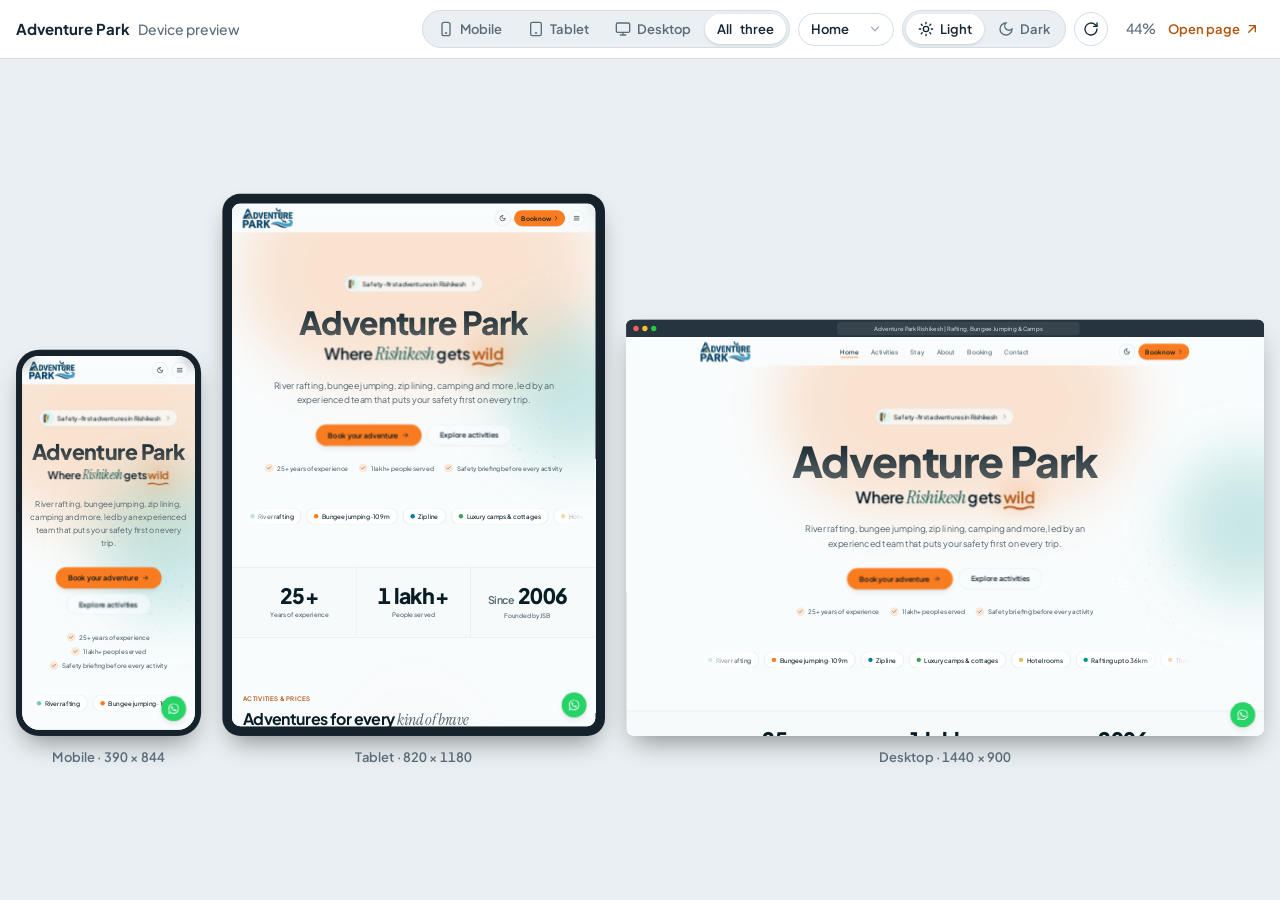
<file: preview.html>
<!doctype html>
<html lang="en">
<head>
  <meta charset="UTF-8" />
  <meta name="viewport" content="width=device-width, initial-scale=1.0, viewport-fit=cover" />
  <title>Adventure Park Device Preview</title>
  <meta name="robots" content="noindex" />
  <link rel="stylesheet" href="assets/fonts.css?v=49df8bf3ce" />
  <link rel="stylesheet" href="assets/preview.css?v=4448877e09" />
</head>
<!-- data-site-root: folder of the site pages, relative to this file ("" when this file sits next to index.html) -->
<body data-site-root="">
  <div class="app">
    <header class="bar">
      <div class="title"><strong>Adventure Park</strong><span>Device preview</span></div>
      <div class="controls">
        <div class="seg" role="group" aria-label="Device">
          <button type="button" data-device="mobile" aria-pressed="false">
            <svg viewBox="0 0 24 24" fill="none" stroke="currentColor" stroke-width="2" stroke-linecap="round" aria-hidden="true"><rect x="6" y="2" width="12" height="20" rx="3"/><path d="M11 18h2"/></svg>Mobile
          </button>
          <button type="button" data-device="tablet" aria-pressed="false">
            <svg viewBox="0 0 24 24" fill="none" stroke="currentColor" stroke-width="2" stroke-linecap="round" aria-hidden="true"><rect x="4" y="2" width="16" height="20" rx="2.5"/><path d="M11 18h2"/></svg>Tablet
          </button>
          <button type="button" data-device="desktop" aria-pressed="false">
            <svg viewBox="0 0 24 24" fill="none" stroke="currentColor" stroke-width="2" stroke-linecap="round" aria-hidden="true"><rect x="2" y="3" width="20" height="14" rx="2"/><path d="M8 21h8M12 17v4"/></svg>Desktop
          </button>
          <button type="button" data-device="all" aria-pressed="false">All<span class="txt-wide">&nbsp;three</span></button>
        </div>

        <label><span hidden>Page</span>
          <select id="page" aria-label="Page">
            <option value="index.html">Home</option>
            <option value="about.html">About</option>
            <option value="booking.html">Booking</option>
            <option value="contact.html">Contact</option>
          </select>
        </label>

        <div class="seg" role="group" aria-label="Site colour mode">
          <button type="button" data-mode="light" aria-pressed="false">
            <svg viewBox="0 0 24 24" fill="none" stroke="currentColor" stroke-width="2" stroke-linecap="round" aria-hidden="true"><circle cx="12" cy="12" r="4"/><path d="M12 2v2M12 20v2M4.9 4.9l1.4 1.4M17.7 17.7l1.4 1.4M2 12h2M20 12h2M4.9 19.1l1.4-1.4M17.7 6.3l1.4-1.4"/></svg>Light
          </button>
          <button type="button" data-mode="dark" aria-pressed="false">
            <svg viewBox="0 0 24 24" fill="none" stroke="currentColor" stroke-width="2" stroke-linecap="round" aria-hidden="true"><path d="M12 3a6 6 0 0 0 9 9 9 9 0 1 1-9-9Z"/></svg>Dark
          </button>
        </div>

        <button type="button" id="rotate" class="icon-btn" aria-label="Rotate phone and tablet" title="Rotate phone and tablet">
          <svg viewBox="0 0 24 24" fill="none" stroke="currentColor" stroke-width="2" stroke-linecap="round" stroke-linejoin="round" aria-hidden="true"><path d="M21 12a9 9 0 1 1-3-6.7L21 8"/><path d="M21 3v5h-5"/></svg>
        </button>
        <span class="zoom" id="zoom" title="Scale of the preview">100%</span>
        <a id="open" class="open" href="index.html" target="_blank" rel="noopener">Open page
          <svg viewBox="0 0 24 24" fill="none" stroke="currentColor" stroke-width="2" stroke-linecap="round" stroke-linejoin="round" aria-hidden="true"><path d="M7 17 17 7M8 7h9v9"/></svg>
        </a>
      </div>
    </header>

    <main class="stage" id="stage">
      <div class="devices" id="devices"></div>
      <p class="blocked" id="blocked" hidden>
        This browser blocked the embedded preview. Open the pages directly:
        <a data-page-link href="index.html">Home</a> · <a data-page-link href="about.html">About</a> ·
        <a data-page-link href="booking.html">Booking</a> · <a data-page-link href="contact.html">Contact</a>
      </p>
    </main>
  </div>

  <script src="assets/preview.js?v=dded690556"></script>
</body>
</html>
</file>
<file: assets/theme.css>
/*
 * Adventure Park theme — tweakcn / shadcn format.
 *
 * To restyle the whole site, design a theme at https://tweakcn.com,
 * open "Code", copy the :root and .dark blocks, and paste them over the
 * two blocks below. If the theme uses different fonts, also update the
 * Google Fonts <link> in each page's <head>.
 *
 * Palette: "life-jacket orange" for actions, Ganga jade for supporting
 * accents, river-navy text; the dark mode is the river at night.
 */
:root {
  --background: oklch(0.9902 0.0031 206.0);
  --foreground: oklch(0.2192 0.0326 232.1);
  --card: oklch(1.0000 0 0);
  --card-foreground: oklch(0.2192 0.0326 232.1);
  --popover: oklch(1.0000 0 0);
  --popover-foreground: oklch(0.2192 0.0326 232.1);
  --primary: oklch(0.7200 0.1800 50.0);
  --primary-foreground: oklch(0.2000 0.0300 235.0);
  --secondary: oklch(0.9520 0.0300 188.0);
  --secondary-foreground: oklch(0.3800 0.0750 190.0);
  --muted: oklch(0.9650 0.0060 210.0);
  --muted-foreground: oklch(0.4900 0.0250 225.0);
  --accent: oklch(0.9450 0.0350 185.0);
  --accent-foreground: oklch(0.3200 0.0650 190.0);
  --destructive: oklch(0.5770 0.2150 27.3);
  --destructive-foreground: oklch(1.0000 0 0);
  --border: oklch(0.9100 0.0120 215.0);
  --input: oklch(0.8900 0.0140 215.0);
  --ring: oklch(0.7200 0.1800 50.0);
  --chart-1: oklch(0.7200 0.1800 50.0);
  --chart-2: oklch(0.6000 0.1100 185.0);
  --chart-3: oklch(0.5500 0.1200 235.0);
  --chart-4: oklch(0.6200 0.1300 150.0);
  --chart-5: oklch(0.8200 0.1200 85.0);
  --sidebar: oklch(0.9800 0.0050 206.0);
  --sidebar-foreground: oklch(0.2192 0.0326 232.1);
  --sidebar-primary: oklch(0.7200 0.1800 50.0);
  --sidebar-primary-foreground: oklch(0.2000 0.0300 235.0);
  --sidebar-accent: oklch(0.9450 0.0350 185.0);
  --sidebar-accent-foreground: oklch(0.3200 0.0650 190.0);
  --sidebar-border: oklch(0.9100 0.0120 215.0);
  --sidebar-ring: oklch(0.7200 0.1800 50.0);
  --font-sans: "Plus Jakarta Sans", ui-sans-serif, system-ui, sans-serif;
  --font-serif: "Instrument Serif", ui-serif, Georgia, serif;
  --font-mono: ui-monospace, SFMono-Regular, Menlo, Consolas, monospace;
  --radius: 0.875rem;
  --shadow-x: 0px;
  --shadow-y: 1px;
  --shadow-blur: 3px;
  --shadow-spread: 0px;
  --shadow-opacity: 0.1;
  --shadow-color: oklch(0.2192 0.0326 232.1);
  --shadow-2xs: 0px 1px 3px 0px hsl(210 40% 12% / 0.05);
  --shadow-xs: 0px 1px 3px 0px hsl(210 40% 12% / 0.05);
  --shadow-sm: 0px 1px 3px 0px hsl(210 40% 12% / 0.10), 0px 1px 2px -1px hsl(210 40% 12% / 0.10);
  --shadow: 0px 1px 3px 0px hsl(210 40% 12% / 0.10), 0px 1px 2px -1px hsl(210 40% 12% / 0.10);
  --shadow-md: 0px 1px 3px 0px hsl(210 40% 12% / 0.10), 0px 2px 4px -1px hsl(210 40% 12% / 0.10);
  --shadow-lg: 0px 1px 3px 0px hsl(210 40% 12% / 0.10), 0px 8px 16px -4px hsl(210 40% 12% / 0.12);
  --shadow-xl: 0px 1px 3px 0px hsl(210 40% 12% / 0.10), 0px 16px 32px -8px hsl(210 40% 12% / 0.16);
  --shadow-2xl: 0px 24px 48px -12px hsl(210 40% 12% / 0.25);
  --spacing: 0.25rem;
}

.dark {
  --background: oklch(0.1700 0.0220 230.0);
  --foreground: oklch(0.9600 0.0100 210.0);
  --card: oklch(0.2100 0.0250 228.0);
  --card-foreground: oklch(0.9600 0.0100 210.0);
  --popover: oklch(0.2100 0.0250 228.0);
  --popover-foreground: oklch(0.9600 0.0100 210.0);
  --primary: oklch(0.7600 0.1650 55.0);
  --primary-foreground: oklch(0.1700 0.0220 230.0);
  --secondary: oklch(0.2800 0.0450 200.0);
  --secondary-foreground: oklch(0.8800 0.0600 185.0);
  --muted: oklch(0.2500 0.0220 228.0);
  --muted-foreground: oklch(0.7200 0.0200 215.0);
  --accent: oklch(0.3000 0.0500 195.0);
  --accent-foreground: oklch(0.9200 0.0400 185.0);
  --destructive: oklch(0.6800 0.1900 25.0);
  --destructive-foreground: oklch(0.1700 0.0220 230.0);
  --border: oklch(1.0000 0 0 / 10%);
  --input: oklch(1.0000 0 0 / 16%);
  --ring: oklch(0.7600 0.1650 55.0);
  --chart-1: oklch(0.7600 0.1650 55.0);
  --chart-2: oklch(0.7200 0.1100 185.0);
  --chart-3: oklch(0.6800 0.1200 235.0);
  --chart-4: oklch(0.7200 0.1300 150.0);
  --chart-5: oklch(0.8500 0.1100 85.0);
  --sidebar: oklch(0.2000 0.0240 228.0);
  --sidebar-foreground: oklch(0.9600 0.0100 210.0);
  --sidebar-primary: oklch(0.7600 0.1650 55.0);
  --sidebar-primary-foreground: oklch(0.1700 0.0220 230.0);
  --sidebar-accent: oklch(0.3000 0.0500 195.0);
  --sidebar-accent-foreground: oklch(0.9200 0.0400 185.0);
  --sidebar-border: oklch(1.0000 0 0 / 10%);
  --sidebar-ring: oklch(0.7600 0.1650 55.0);
  --font-sans: "Plus Jakarta Sans", ui-sans-serif, system-ui, sans-serif;
  --font-serif: "Instrument Serif", ui-serif, Georgia, serif;
  --font-mono: ui-monospace, SFMono-Regular, Menlo, Consolas, monospace;
  --radius: 0.875rem;
  --shadow-x: 0px;
  --shadow-y: 1px;
  --shadow-blur: 3px;
  --shadow-spread: 0px;
  --shadow-opacity: 0.3;
  --shadow-color: oklch(0 0 0);
  --shadow-2xs: 0px 1px 3px 0px hsl(0 0% 0% / 0.15);
  --shadow-xs: 0px 1px 3px 0px hsl(0 0% 0% / 0.15);
  --shadow-sm: 0px 1px 3px 0px hsl(0 0% 0% / 0.30), 0px 1px 2px -1px hsl(0 0% 0% / 0.30);
  --shadow: 0px 1px 3px 0px hsl(0 0% 0% / 0.30), 0px 1px 2px -1px hsl(0 0% 0% / 0.30);
  --shadow-md: 0px 1px 3px 0px hsl(0 0% 0% / 0.30), 0px 2px 4px -1px hsl(0 0% 0% / 0.30);
  --shadow-lg: 0px 1px 3px 0px hsl(0 0% 0% / 0.30), 0px 8px 16px -4px hsl(0 0% 0% / 0.35);
  --shadow-xl: 0px 1px 3px 0px hsl(0 0% 0% / 0.30), 0px 16px 32px -8px hsl(0 0% 0% / 0.40);
  --shadow-2xl: 0px 24px 48px -12px hsl(0 0% 0% / 0.55);
}
</file>
<file: assets/fonts.css>
/* Fonts, served from this site (no Google request when a page loads).
   Plus Jakarta Sans (variable, weights 400–800) and Instrument Serif, both SIL Open Font License.
   Only the Latin and Latin Extended character sets are included (covers English, ₹ and accents).
   plus-jakarta-sans.woff2 holds the Latin set plus ₹, so pages with prices need just one file
   for body text (see "Fonts" in README.md for how it was made). The Latin Extended files are
   only downloaded if a page uses one of their rarer characters. */
/* Instrument Serif italic – latin-ext */
@font-face {
  font-family: 'Instrument Serif';
  font-style: italic;
  font-weight: 400;
  font-display: swap;
  src: url(fonts/instrument-serif-italic-latin-ext.woff2) format('woff2');
  unicode-range: U+0100-02BA, U+02BD-02C5, U+02C7-02CC, U+02CE-02D7, U+02DD-02FF, U+0304, U+0308, U+0329, U+1D00-1DBF, U+1E00-1E9F, U+1EF2-1EFF, U+2020, U+20A0-20AB, U+20AD-20C4, U+2113, U+2C60-2C7F, U+A720-A7FF;
}
/* Instrument Serif italic – latin */
@font-face {
  font-family: 'Instrument Serif';
  font-style: italic;
  font-weight: 400;
  font-display: swap;
  src: url(fonts/instrument-serif-italic-latin.woff2) format('woff2');
  unicode-range: U+0000-00FF, U+0131, U+0152-0153, U+02BB-02BC, U+02C6, U+02DA, U+02DC, U+0304, U+0308, U+0329, U+2000-206F, U+20AC, U+2122, U+2191, U+2193, U+2212, U+2215, U+FEFF, U+FFFD;
}
/* Instrument Serif normal – latin-ext */
@font-face {
  font-family: 'Instrument Serif';
  font-style: normal;
  font-weight: 400;
  font-display: swap;
  src: url(fonts/instrument-serif-latin-ext.woff2) format('woff2');
  unicode-range: U+0100-02BA, U+02BD-02C5, U+02C7-02CC, U+02CE-02D7, U+02DD-02FF, U+0304, U+0308, U+0329, U+1D00-1DBF, U+1E00-1E9F, U+1EF2-1EFF, U+2020, U+20A0-20AB, U+20AD-20C4, U+2113, U+2C60-2C7F, U+A720-A7FF;
}
/* Instrument Serif normal – latin */
@font-face {
  font-family: 'Instrument Serif';
  font-style: normal;
  font-weight: 400;
  font-display: swap;
  src: url(fonts/instrument-serif-latin.woff2) format('woff2');
  unicode-range: U+0000-00FF, U+0131, U+0152-0153, U+02BB-02BC, U+02C6, U+02DA, U+02DC, U+0304, U+0308, U+0329, U+2000-206F, U+20AC, U+2122, U+2191, U+2193, U+2212, U+2215, U+FEFF, U+FFFD;
}
/* Plus Jakarta Sans normal – latin-ext (₹ comes from the file below) */
@font-face {
  font-family: 'Plus Jakarta Sans';
  font-style: normal;
  font-weight: 400 800;
  font-display: swap;
  src: url(fonts/plus-jakarta-sans-latin-ext.woff2) format('woff2');
  unicode-range: U+0100-02BA, U+02BD-02C5, U+02C7-02CC, U+02CE-02D7, U+02DD-02FF, U+0304, U+0308, U+0329, U+1D00-1DBF, U+1E00-1E9F, U+1EF2-1EFF, U+2020, U+20A0-20AB, U+20AD-20B8, U+20BA-20C4, U+2113, U+2C60-2C7F, U+A720-A7FF;
}
/* Plus Jakarta Sans normal – latin, plus ₹ */
@font-face {
  font-family: 'Plus Jakarta Sans';
  font-style: normal;
  font-weight: 400 800;
  font-display: swap;
  src: url(fonts/plus-jakarta-sans.woff2) format('woff2');
  unicode-range: U+0000-00FF, U+0102, U+0131, U+0152-0153, U+02BB-02BC, U+02C6, U+02DA, U+02DC, U+0300-0301, U+0303-0304, U+0308-0309, U+0323, U+0329, U+2000-206F, U+20AC, U+20B9, U+2122, U+2191, U+2193, U+2212, U+2215, U+FEFF, U+FFFD;
}
</file>
<file: assets/preview.css>
/* Device preview (preview.html) */
/* Layout: a toolbar on top, and a stage that scales the device frames to fit the window. */
:root {
  --bg: #e9eff2;
  --panel: #ffffff;
  --fg: #142633;
  --muted: #5a6c79;
  --line: #d3dde3;
  --accent: #f28a2e;
  --accent-ink: #b3540a;
  --bezel: #15212b;
  --chrome: #26343f;
  --font: "Plus Jakarta Sans", ui-sans-serif, system-ui, sans-serif;
  color-scheme: light;
}
@media (prefers-color-scheme: dark) {
  :root:not([data-theme="light"]) {
    --bg: #091219; --panel: #111d26; --fg: #e6eef3; --muted: #93a6b4; --line: #22333f;
    --accent: #f59a45; --accent-ink: #f59a45; --bezel: #000000; --chrome: #1d2a34; color-scheme: dark;
  }
}
:root[data-theme="dark"] {
  --bg: #091219; --panel: #111d26; --fg: #e6eef3; --muted: #93a6b4; --line: #22333f;
  --accent: #f59a45; --accent-ink: #f59a45; --bezel: #000000; --chrome: #1d2a34; color-scheme: dark;
}

html, body { height: 100%; }
body { margin: 0; background: var(--bg); color: var(--fg); font: 500 14px/1.4 var(--font); }
.app { display: grid; grid-template-rows: auto 1fr; height: 100%; }

.bar {
  display: flex; flex-wrap: wrap; align-items: center; justify-content: space-between; gap: 10px 16px;
  padding: 10px 16px; background: var(--panel); border-bottom: 1px solid var(--line);
}
.title { display: flex; align-items: baseline; gap: 8px; min-width: 0; }
.title strong { font-size: 15px; font-weight: 700; }
.title span { color: var(--muted); }
.controls { display: flex; flex-wrap: wrap; align-items: center; gap: 8px; }

.seg { display: inline-flex; gap: 2px; padding: 3px; border: 1px solid var(--line); border-radius: 999px; background: var(--bg); }
.seg button, .icon-btn, select, .open {
  font: 600 13px/1 var(--font); color: var(--muted); background: transparent; border: 0; cursor: pointer;
}
.seg button { display: inline-flex; align-items: center; gap: 6px; padding: 7px 12px; border-radius: 999px; transition: background .2s, color .2s; }
.seg button:hover { color: var(--fg); }
.seg button[aria-pressed="true"] { background: var(--panel); color: var(--fg); box-shadow: 0 1px 3px rgb(0 0 0 / .14); }
.seg svg, .icon-btn svg, .open svg { width: 16px; height: 16px; flex: none; }

select {
  appearance: none; padding: 9px 30px 9px 12px; border: 1px solid var(--line); border-radius: 999px; color: var(--fg);
  background: var(--panel) url("data:image/svg+xml,%3Csvg xmlns='http://www.w3.org/2000/svg' viewBox='0 0 20 20' fill='%2394a3b8'%3E%3Cpath d='M5.2 7.2a.75.75 0 0 1 1.06.02L10 11.17l3.71-3.94a.75.75 0 1 1 1.08 1.04l-4.25 4.5a.75.75 0 0 1-1.08 0L5.2 8.27a.75.75 0 0 1 0-1.06Z'/%3E%3C/svg%3E") no-repeat right 10px center / 16px;
}
.icon-btn { display: inline-grid; place-items: center; width: 34px; height: 34px; border: 1px solid var(--line); border-radius: 999px; color: var(--fg); background: var(--panel); }
.icon-btn:disabled { opacity: .4; cursor: not-allowed; }
.open { display: inline-flex; align-items: center; gap: 4px; color: var(--accent-ink); text-decoration: none; padding: 8px 4px; }
.zoom { color: var(--muted); font-variant-numeric: tabular-nums; min-width: 4ch; text-align: right; }
:is(button, select, a):focus-visible { outline: 2px solid var(--accent); outline-offset: 2px; }

.stage { position: relative; overflow: hidden; min-height: 0; }
/* Centred on the stage, then scaled down to fit (see fit() below) */
.devices { position: absolute; left: 50%; top: 50%; width: max-content; display: flex; align-items: flex-end; gap: 48px; transform: translate(-50%, -50%); transform-origin: center; }
.device { margin: 0; display: flex; flex-direction: column; align-items: center; gap: calc(12px / var(--s, 1)); }
.frame { background: var(--bezel); box-shadow: 0 30px 60px -20px rgb(0 0 0 / .45), 0 0 0 1px rgb(255 255 255 / .06) inset; }
.frame iframe { display: block; border: 0; background: #fff; }
.frame.mobile { padding: 14px; border-radius: 52px; }
.frame.mobile iframe { border-radius: 38px; }
.frame.tablet { padding: 22px; border-radius: 40px; }
.frame.tablet iframe { border-radius: 18px; }
.frame.desktop { border-radius: 14px; overflow: hidden; }
.chrome { display: flex; align-items: center; gap: 8px; height: 40px; padding: 0 16px; background: var(--chrome); }
.chrome i { width: 12px; height: 12px; border-radius: 50%; background: #ff5f57; }
.chrome i:nth-child(2) { background: #febc2e; }
.chrome i:nth-child(3) { background: #28c840; }
.chrome span { flex: 1; max-width: 520px; margin: 0 auto; padding: 6px 14px; border-radius: 8px; background: rgb(255 255 255 / .08); color: #c5d2db; font-size: 13px; text-align: center; white-space: nowrap; overflow: hidden; text-overflow: ellipsis; }
.label { color: var(--muted); font-size: calc(13px / var(--s, 1)); font-weight: 600; font-variant-numeric: tabular-nums; }

.blocked { position: absolute; inset: auto 16px 16px; margin: 0 auto; max-width: 560px; padding: 12px 16px; border: 1px solid var(--line); border-radius: 12px; background: var(--panel); text-align: center; }
.blocked a { color: var(--accent-ink); font-weight: 600; }

@media (max-width: 640px) {
  .title span, .seg .txt-wide { display: none; }
  .devices { gap: 32px; }
}
@media (prefers-reduced-motion: reduce) { * { transition: none !important; } }
</file>
